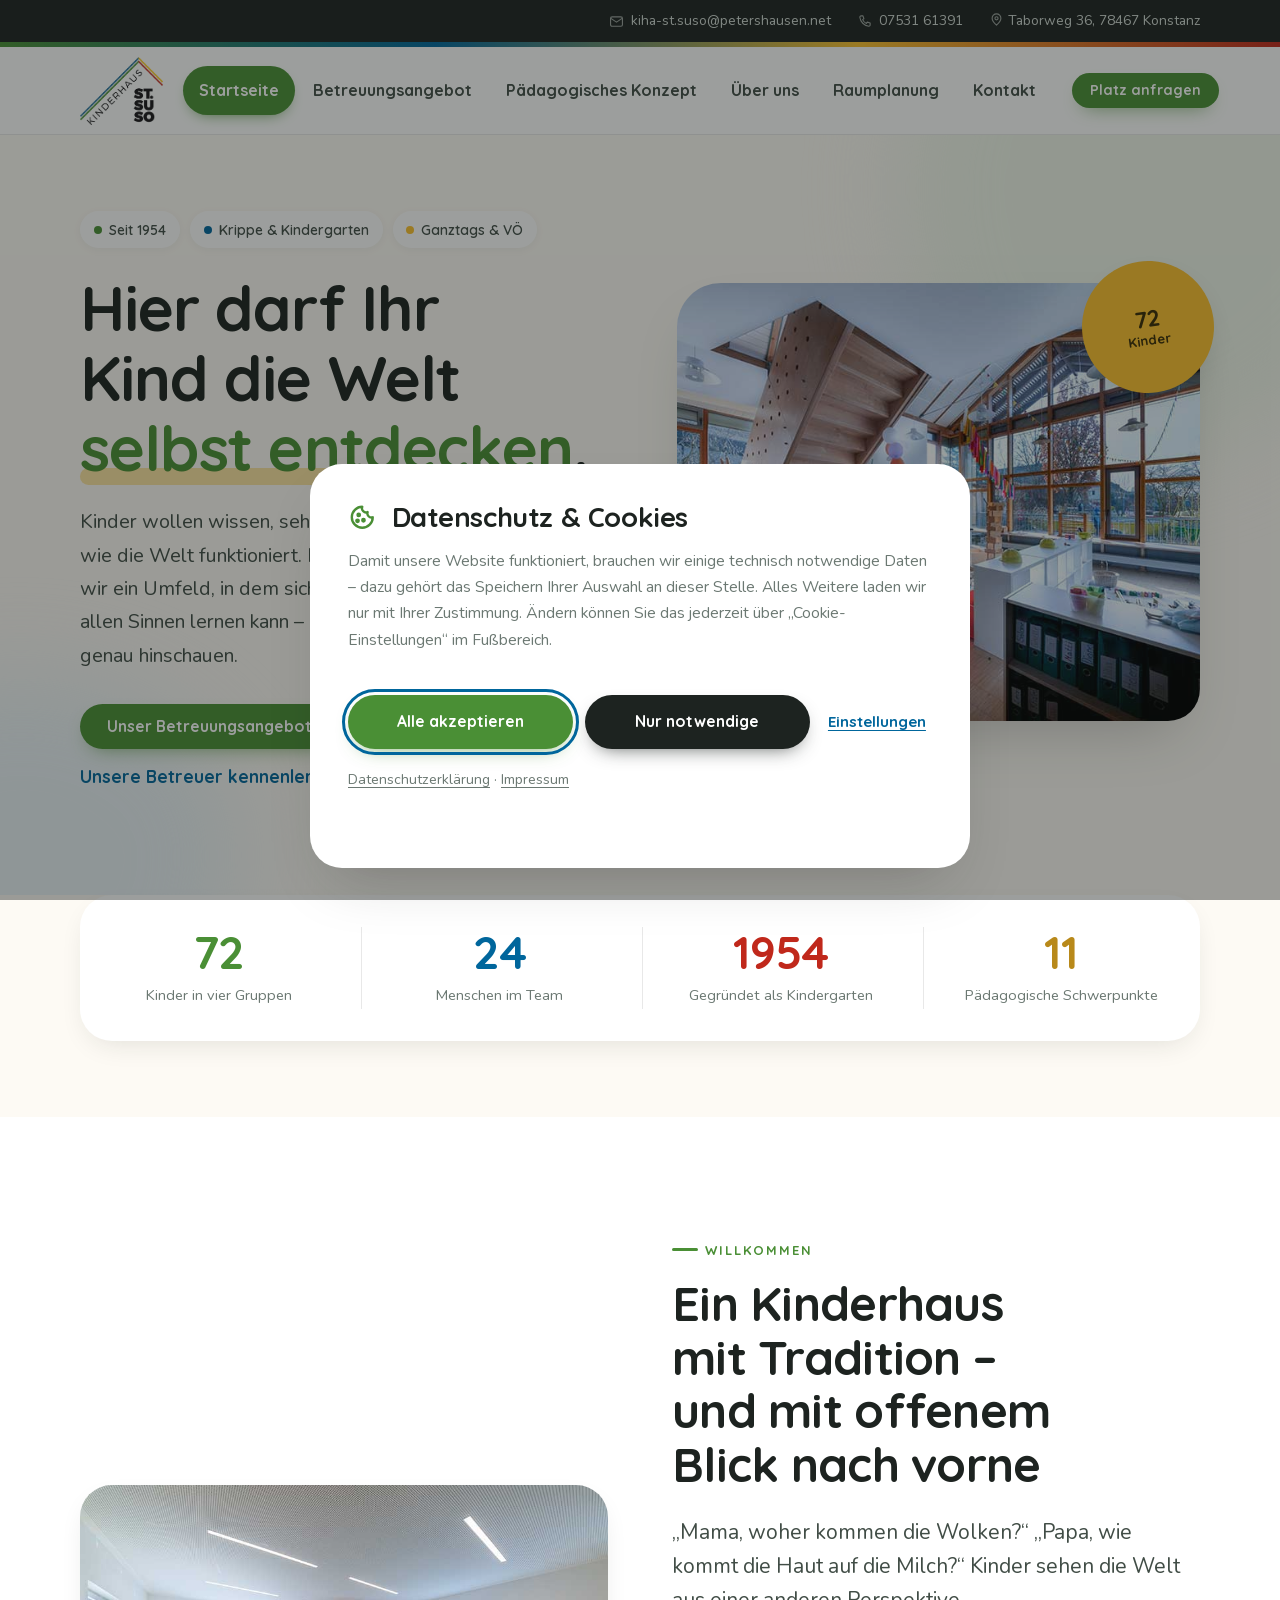
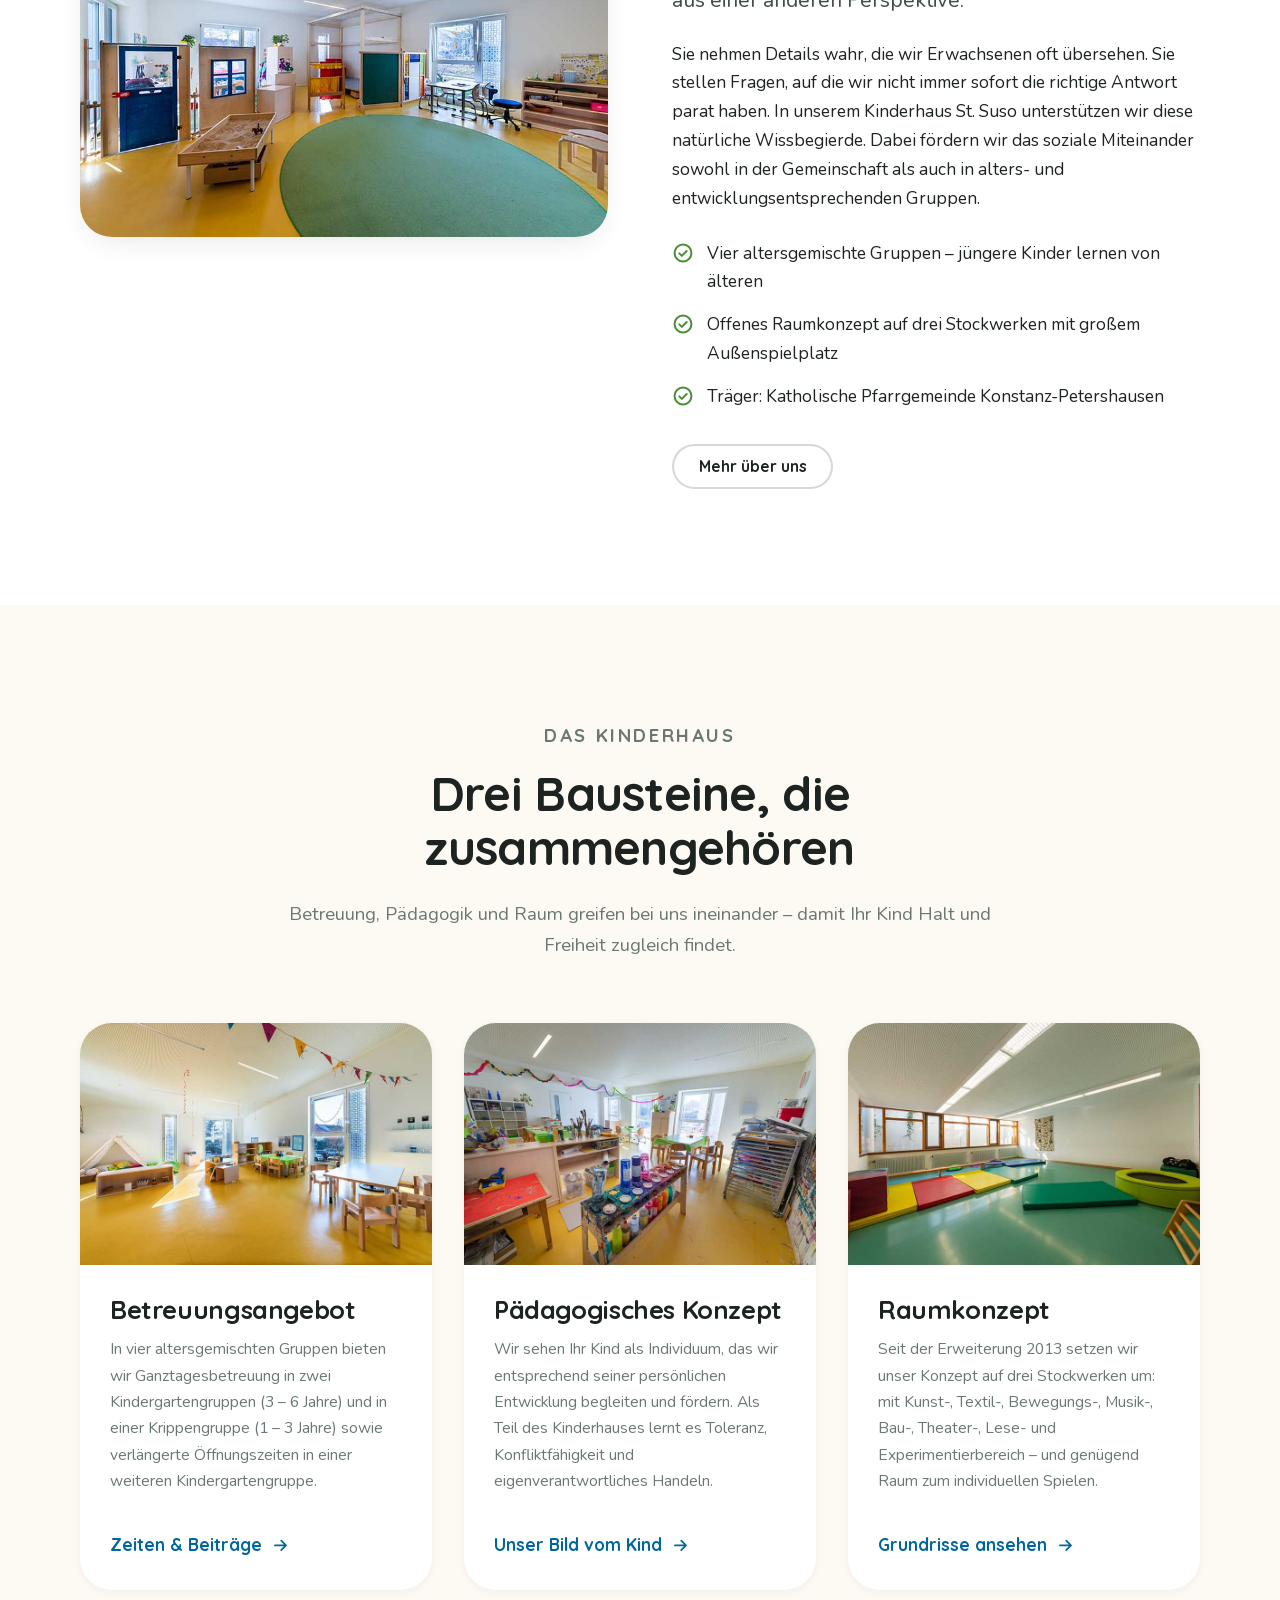
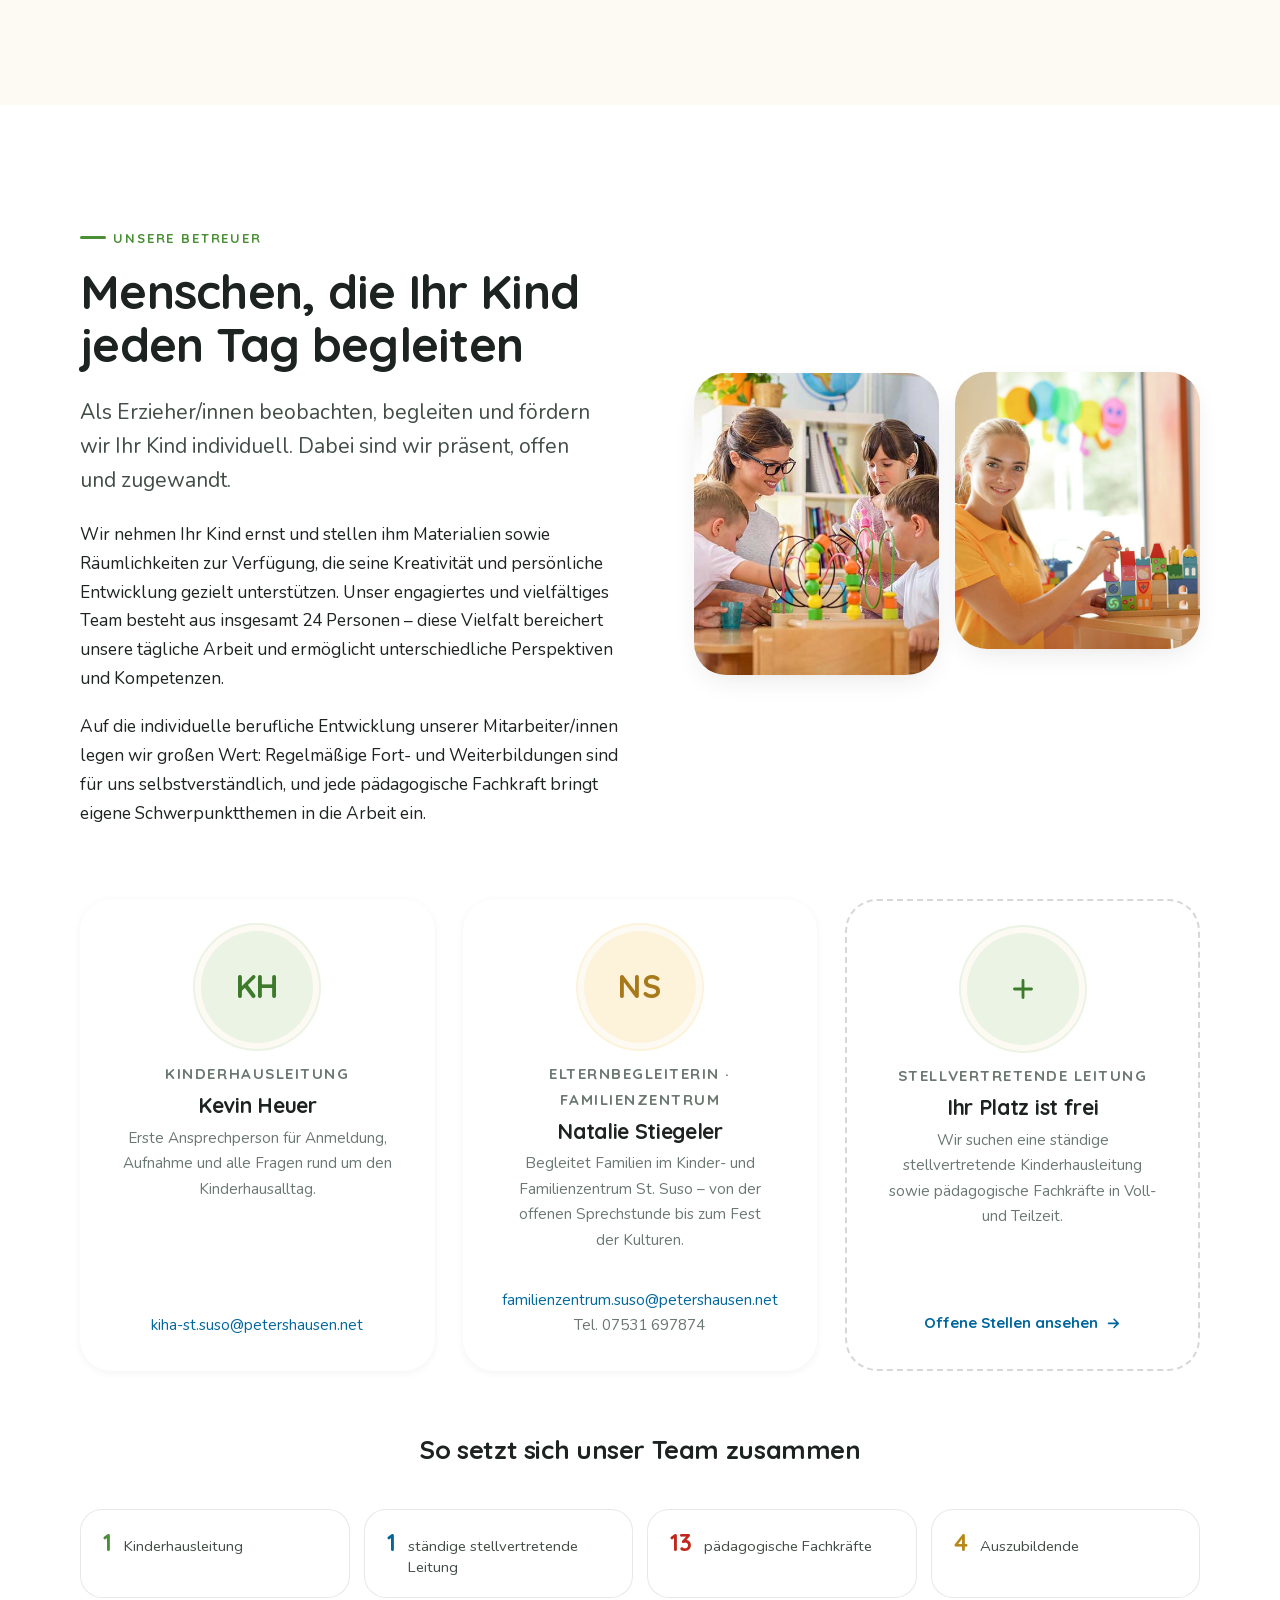
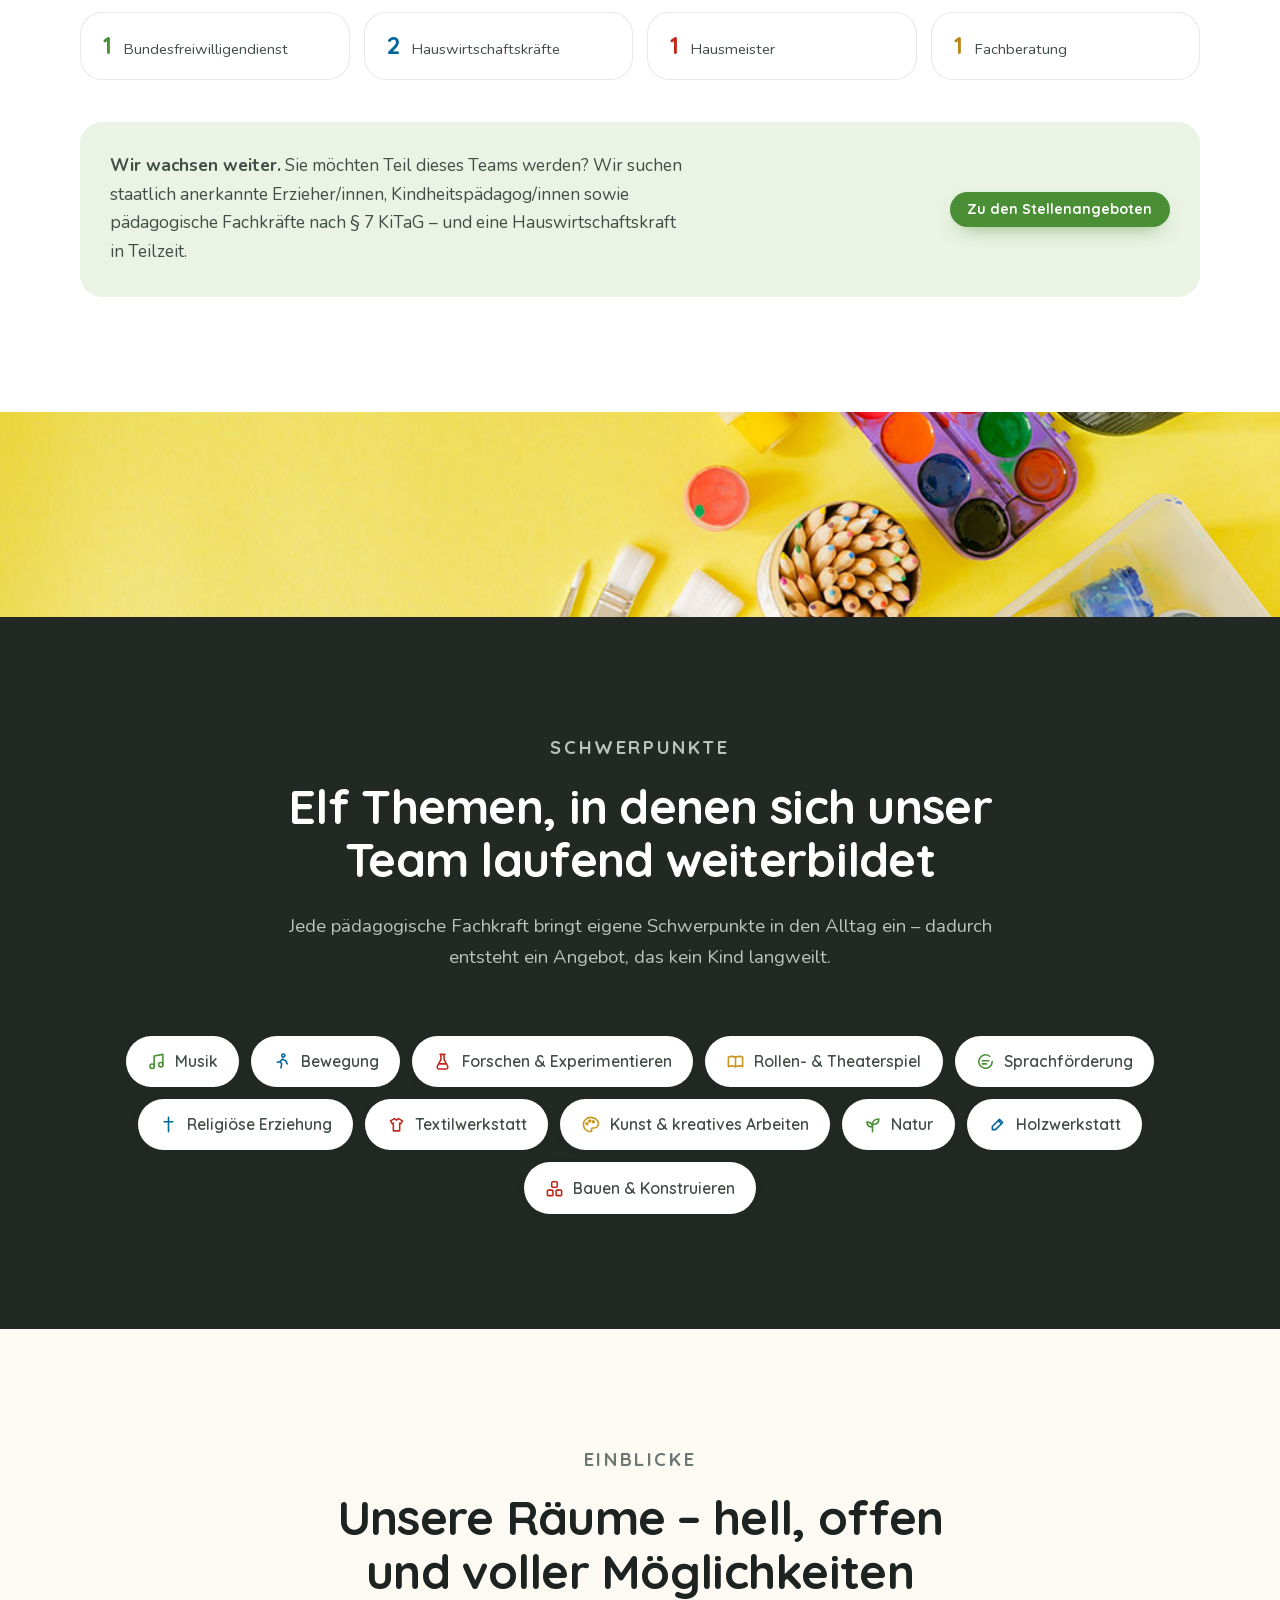
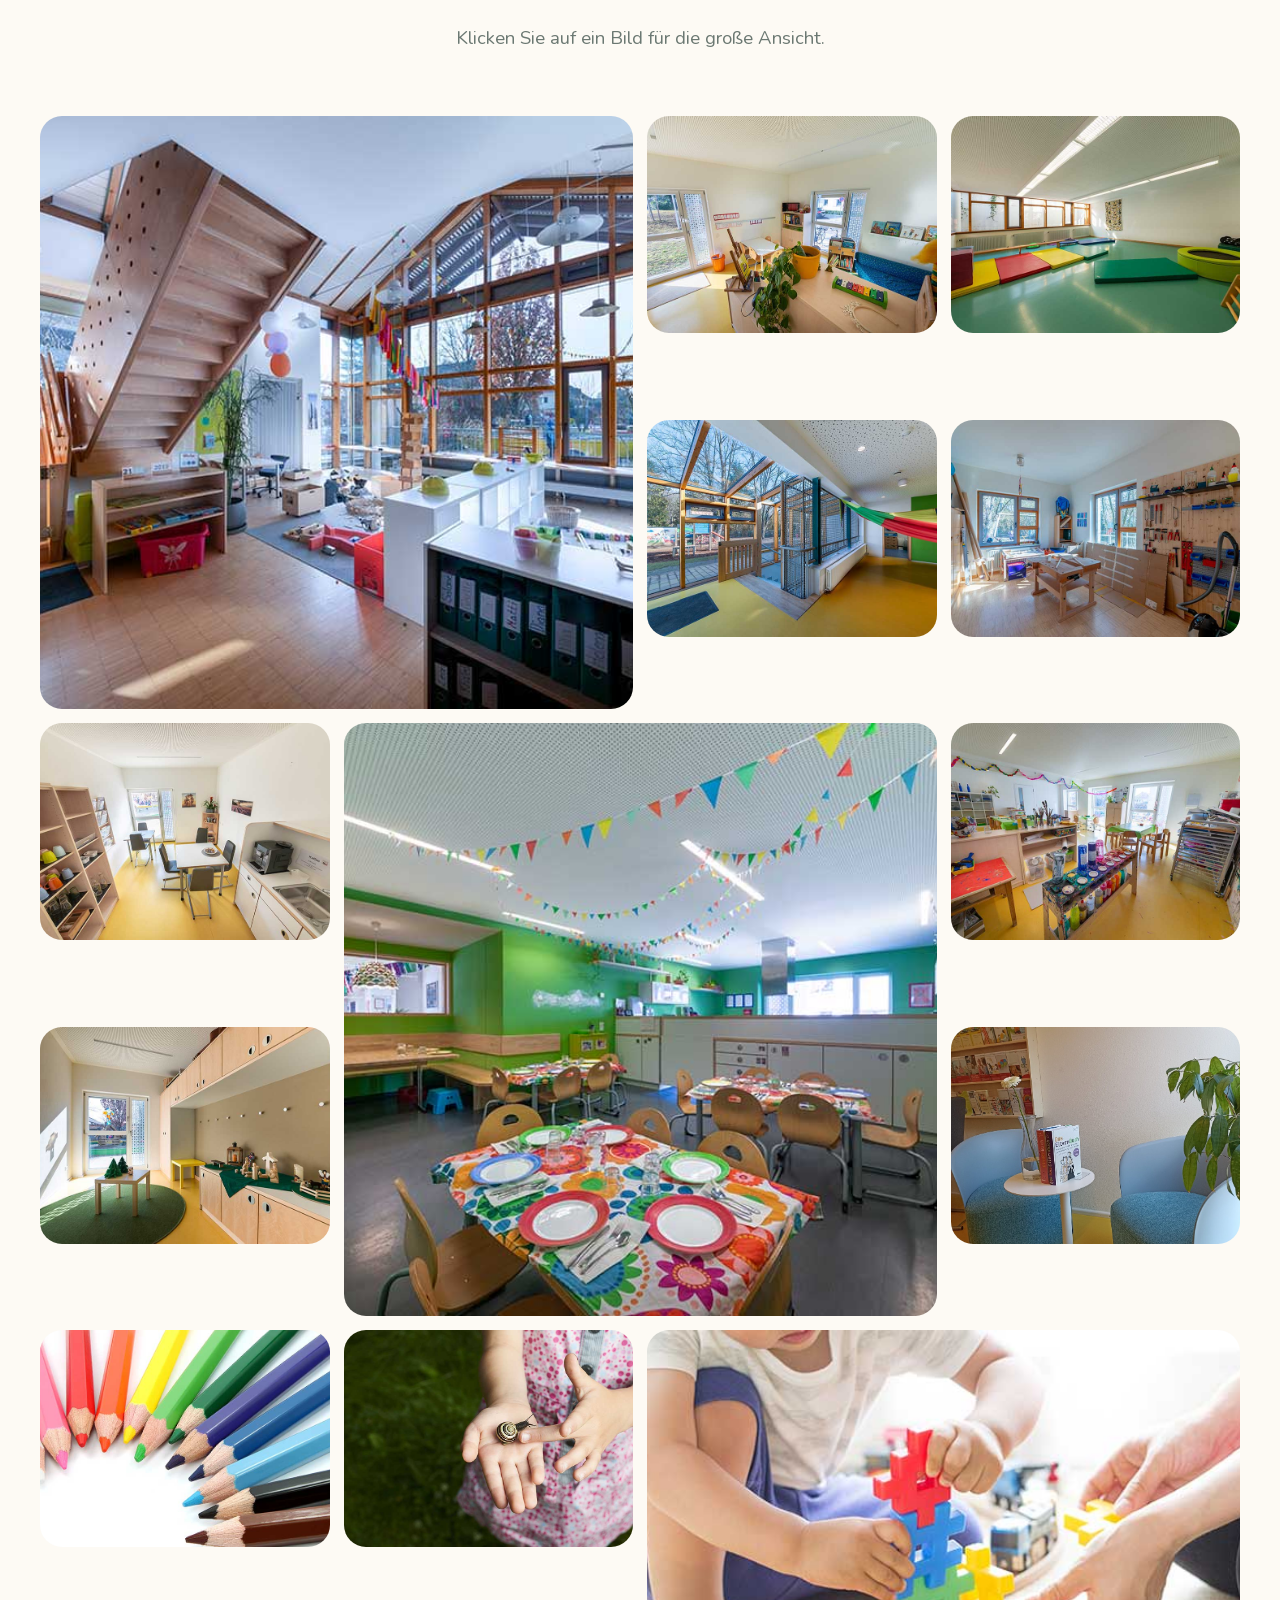
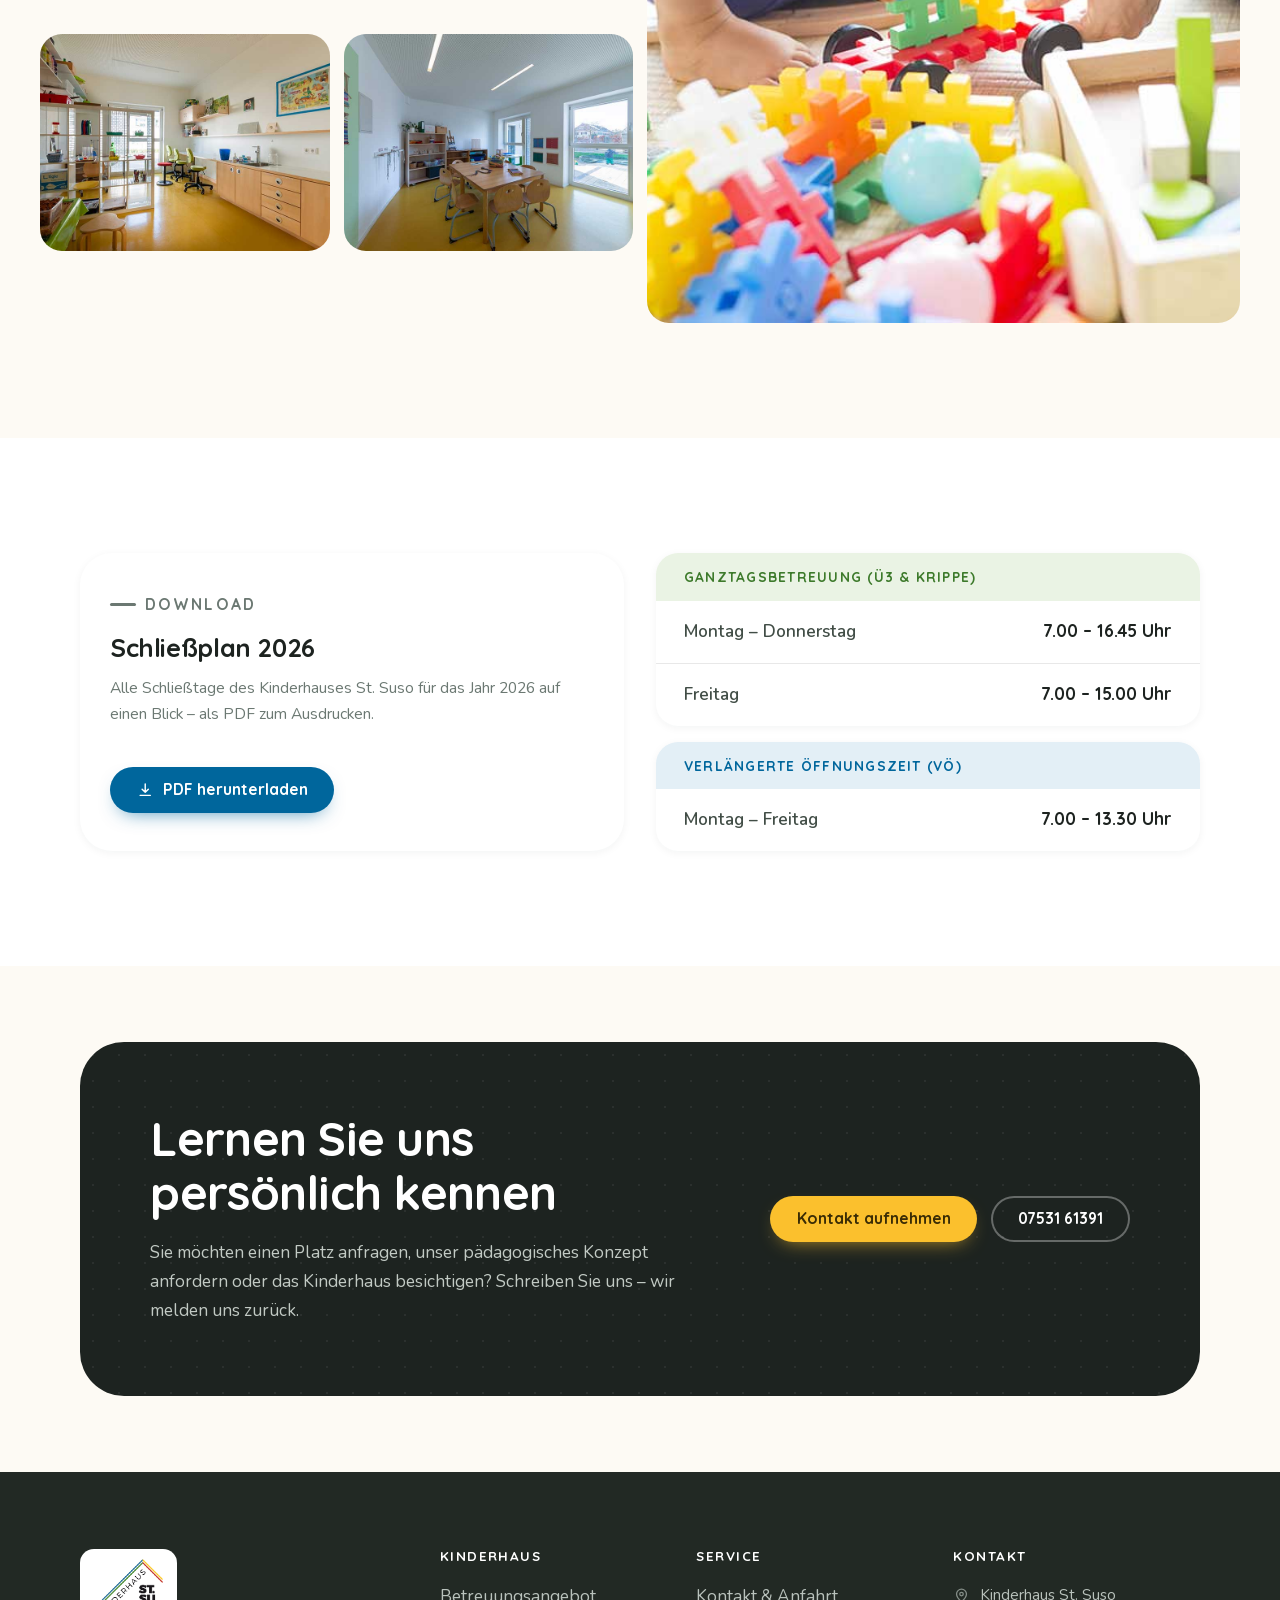
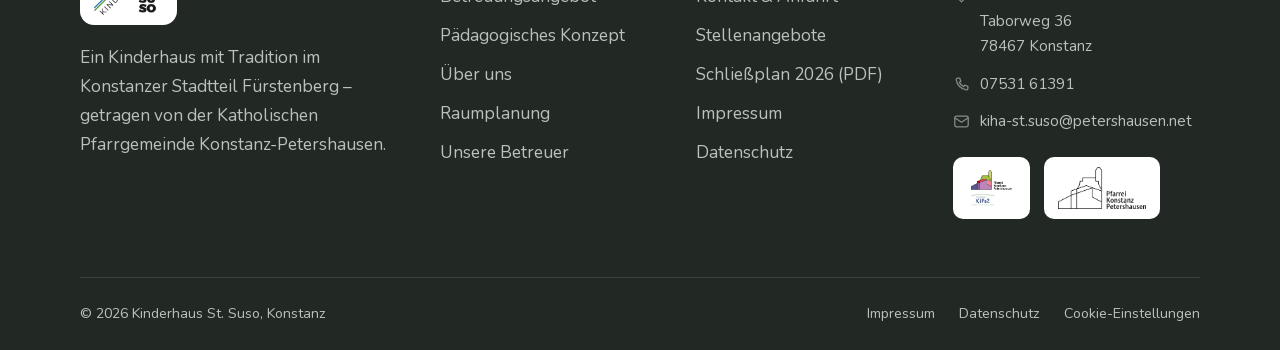
<file: index.html>
<!DOCTYPE html>
<html lang="de">
<head>
<meta charset="UTF-8">
<meta name="viewport" content="width=device-width, initial-scale=1">
<title>Kinderhaus St. Suso – Ein Kinderhaus mit Tradition | Konstanz</title>
<meta name="description" content="Kinderhaus St. Suso in Konstanz: Ganztagesbetreuung und verlängerte Öffnungszeiten für 72 Kinder in vier altersgemischten Gruppen. Lernen Sie unser Team, unser pädagogisches Konzept und unsere Räume kennen.">
<link rel="canonical" href="https://kinderhaus.st-suso.de/">
<meta property="og:type" content="website">
<meta property="og:locale" content="de_DE">
<meta property="og:title" content="Kinderhaus St. Suso – Ein Kinderhaus mit Tradition">
<meta property="og:description" content="Ein Ort, an dem Ihr Kind die Welt mit allen Sinnen erfahren darf. Kinderhaus St. Suso in Konstanz-Fürstenberg.">
<meta property="og:image" content="assets/img/raum-11.jpg">
<meta name="theme-color" content="#4a8f35">
<link rel="icon" href="assets/img/favicon-32.png" sizes="32x32">
<link rel="apple-touch-icon" href="assets/img/favicon-180.png">
<link rel="preload" as="font" type="font/woff2" href="assets/fonts/Quicksand-700-latin.woff2" crossorigin>
<link rel="preload" as="font" type="font/woff2" href="assets/fonts/Nunito-400-latin.woff2" crossorigin>
<link rel="stylesheet" href="assets/css/style.css">
<script type="application/ld+json">
{
  "@context": "https://schema.org",
  "@type": "ChildCare",
  "name": "Kinderhaus St. Suso",
  "url": "https://kinderhaus.st-suso.de/",
  "logo": "assets/img/logo-square.jpg",
  "telephone": "+49 7531 61391",
  "email": "kiha-st.suso@petershausen.net",
  "address": {
    "@type": "PostalAddress",
    "streetAddress": "Taborweg 36",
    "postalCode": "78467",
    "addressLocality": "Konstanz",
    "addressCountry": "DE"
  },
  "openingHours": ["Mo-Th 07:00-16:45", "Fr 07:00-15:00"]
}
</script>
</head>
<body>
<a class="skip-link" href="#main">Zum Inhalt springen</a>

<!-- ============ Topbar ============ -->
<div class="topbar">
  <div class="container">
    <a href="mailto:kiha-st.suso@petershausen.net">
      <svg viewBox="0 0 24 24" fill="none" stroke="currentColor" stroke-width="1.8" stroke-linecap="round" stroke-linejoin="round"><rect x="2.5" y="4.5" width="19" height="15" rx="2.5"/><path d="M3 7l9 6 9-6"/></svg>
      kiha-st.suso@petershausen.net
    </a>
    <a href="tel:+49753161391">
      <svg viewBox="0 0 24 24" fill="none" stroke="currentColor" stroke-width="1.8" stroke-linecap="round" stroke-linejoin="round"><path d="M6.5 3h3l1.5 4.5-2 1.5a12 12 0 006 6l1.5-2L21 14.5v3a2 2 0 01-2.2 2A16.5 16.5 0 014.5 5.2 2 2 0 016.5 3z"/></svg>
      07531 61391
    </a>
    <span class="topbar__addr">
      <svg viewBox="0 0 24 24" fill="none" stroke="currentColor" stroke-width="1.8" stroke-linecap="round" stroke-linejoin="round" style="width:15px;height:15px;opacity:.7;vertical-align:-2px"><path d="M12 21s7-6.2 7-11a7 7 0 10-14 0c0 4.8 7 11 7 11z"/><circle cx="12" cy="10" r="2.5"/></svg>
      Taborweg 36, 78467 Konstanz
    </span>
  </div>
</div>

<!-- ============ Header ============ -->
<header class="site-header">
  <div class="container">
    <a class="brand" href="index.html" aria-label="Kinderhaus St. Suso – zur Startseite">
      <img src="assets/img/logo-kinderhaus.png" alt="Kinderhaus St. Suso" width="500" height="418">
    </a>
    <nav class="nav" id="hauptnavigation" aria-label="Hauptnavigation">
      <a href="index.html" aria-current="page">Startseite</a>
      <a href="betreuungsangebot.html">Betreuungsangebot</a>
      <a href="paedagogisches-konzept.html">Pädagogisches Konzept</a>
      <a href="ueber-uns.html">Über uns</a>
      <a href="raumplanung.html">Raumplanung</a>
      <a href="kontakt.html">Kontakt</a>
      <a class="btn" href="kontakt.html">Platz anfragen</a>
    </nav>
    <a class="btn btn--sm header-cta" href="kontakt.html">Platz anfragen</a>
    <button class="nav-toggle" type="button" aria-expanded="false" aria-controls="hauptnavigation" aria-label="Menü öffnen">
      <i></i><i></i><i></i>
    </button>
  </div>
</header>

<main id="main">

  <!-- ============ Hero ============ -->
  <section class="hero">
    <span class="blob blob--1" aria-hidden="true"></span>
    <span class="blob blob--2" aria-hidden="true"></span>
    <div class="container">
      <div class="hero__grid">
        <div>
          <div class="hero__badges">
            <span class="chip"><span class="dot"></span> Seit 1954</span>
            <span class="chip"><span class="dot dot--blue"></span> Krippe &amp; Kindergarten</span>
            <span class="chip"><span class="dot dot--yellow"></span> Ganztags &amp; VÖ</span>
          </div>
          <h1 class="hero__title">Hier darf Ihr Kind die Welt <em>selbst entdecken</em>.</h1>
          <p class="hero__text">
            Kinder wollen wissen, sehen, fühlen, schmecken und hören, wie die Welt funktioniert.
            Im Kinderhaus St. Suso schaffen wir ein Umfeld, in dem sich Ihr Kind frei entfalten
            und mit allen Sinnen lernen kann – begleitet von Menschen, die genau hinschauen.
          </p>
          <div class="btn-row">
            <a class="btn" href="betreuungsangebot.html">Unser Betreuungsangebot</a>
            <a class="link-arrow" href="#betreuer">
              Unsere Betreuer kennenlernen
              <svg viewBox="0 0 24 24" fill="none" stroke="currentColor" stroke-width="2.2" stroke-linecap="round" stroke-linejoin="round"><path d="M5 12h14M13 6l6 6-6 6"/></svg>
            </a>
          </div>
        </div>
        <div class="hero__media">
          <div class="hero__media-main">
            <img src="assets/img/raum-11.jpg" alt="Heller Innenraum des Kinderhauses mit Kletterturm, Holztreppe und großen Fensterfronten" width="800" height="534" fetchpriority="high">
          </div>
          <div class="hero__media-sub">
            <img src="assets/img/detail-farben.jpg" alt="Kinderhand mit bunter Fingerfarbe beim Malen" width="1000" height="667" loading="lazy">
          </div>
          <div class="hero__sticker" aria-hidden="true"><span><b>72</b>Kinder</span></div>
        </div>
      </div>
    </div>
  </section>

  <!-- ============ Kennzahlen ============ -->
  <section class="section section--tight" style="padding-top:0">
    <div class="container">
      <div class="stats reveal">
        <div class="stat"><b data-count="72">72</b><span>Kinder in vier Gruppen</span></div>
        <div class="stat"><b data-count="24">24</b><span>Menschen im Team</span></div>
        <div class="stat"><b>1954</b><span>Gegründet als Kindergarten</span></div>
        <div class="stat"><b data-count="11">11</b><span>Pädagogische Schwerpunkte</span></div>
      </div>
    </div>
  </section>

  <!-- ============ Willkommen ============ -->
  <section class="section section--white">
    <div class="container">
      <div class="split">
        <div class="split__media reveal">
          <img class="arch" src="assets/img/raum-01.jpg" alt="Foyer des Kinderhauses mit großem grünem Teppich und Garderobenbereich" width="800" height="534" loading="lazy">
        </div>
        <div class="reveal">
          <p class="eyebrow">Willkommen</p>
          <h2>Ein Kinderhaus mit Tradition – und mit offenem Blick nach vorne</h2>
          <p class="lead">
            „Mama, woher kommen die Wolken?“ „Papa, wie kommt die Haut auf die Milch?“
            Kinder sehen die Welt aus einer anderen Perspektive.
          </p>
          <p>
            Sie nehmen Details wahr, die wir Erwachsenen oft übersehen. Sie stellen Fragen, auf die
            wir nicht immer sofort die richtige Antwort parat haben. In unserem Kinderhaus St. Suso
            unterstützen wir diese natürliche Wissbegierde. Dabei fördern wir das soziale Miteinander
            sowohl in der Gemeinschaft als auch in alters- und entwicklungsentsprechenden Gruppen.
          </p>
          <ul class="list-check" style="margin-top:1.6rem">
            <li>
              <svg viewBox="0 0 24 24" fill="none" stroke="currentColor" stroke-width="2.2" stroke-linecap="round" stroke-linejoin="round"><circle cx="12" cy="12" r="9.2"/><path d="M8 12.4l2.7 2.7L16 9.8"/></svg>
              <span>Vier altersgemischte Gruppen – jüngere Kinder lernen von älteren</span>
            </li>
            <li>
              <svg viewBox="0 0 24 24" fill="none" stroke="currentColor" stroke-width="2.2" stroke-linecap="round" stroke-linejoin="round"><circle cx="12" cy="12" r="9.2"/><path d="M8 12.4l2.7 2.7L16 9.8"/></svg>
              <span>Offenes Raumkonzept auf drei Stockwerken mit großem Außenspielplatz</span>
            </li>
            <li>
              <svg viewBox="0 0 24 24" fill="none" stroke="currentColor" stroke-width="2.2" stroke-linecap="round" stroke-linejoin="round"><circle cx="12" cy="12" r="9.2"/><path d="M8 12.4l2.7 2.7L16 9.8"/></svg>
              <span>Träger: Katholische Pfarrgemeinde Konstanz-Petershausen</span>
            </li>
          </ul>
          <div class="btn-row" style="margin-top:2rem">
            <a class="btn btn--ghost" href="ueber-uns.html">Mehr über uns</a>
          </div>
        </div>
      </div>
    </div>
  </section>

  <!-- ============ Angebote ============ -->
  <section class="section">
    <div class="container">
      <div class="section-head section-head--center reveal">
        <p class="eyebrow eyebrow--blue">Das Kinderhaus</p>
        <h2>Drei Bausteine, die zusammengehören</h2>
        <p>Betreuung, Pädagogik und Raum greifen bei uns ineinander – damit Ihr Kind Halt und Freiheit zugleich findet.</p>
      </div>
      <div class="grid grid--3">
        <article class="card reveal">
          <div class="card__media"><img src="assets/img/raum-02.jpg" alt="Gruppenraum mit Kindertischen, Wimpelkette und Blick in den Garten" width="800" height="534" loading="lazy"></div>
          <div class="card__body">
            <h3>Betreuungsangebot</h3>
            <p>
              In vier altersgemischten Gruppen bieten wir Ganztagesbetreuung in zwei Kindergartengruppen
              (3 – 6 Jahre) und in einer Krippengruppe (1 – 3 Jahre) sowie verlängerte Öffnungszeiten
              in einer weiteren Kindergartengruppe.
            </p>
            <a class="link-arrow" href="betreuungsangebot.html">Zeiten &amp; Beiträge
              <svg viewBox="0 0 24 24" fill="none" stroke="currentColor" stroke-width="2.2" stroke-linecap="round" stroke-linejoin="round"><path d="M5 12h14M13 6l6 6-6 6"/></svg>
            </a>
          </div>
        </article>
        <article class="card reveal">
          <div class="card__media"><img src="assets/img/raum-07.jpg" alt="Atelier mit Farben, Pinseln und Materialwagen" width="800" height="534" loading="lazy"></div>
          <div class="card__body">
            <h3>Pädagogisches Konzept</h3>
            <p>
              Wir sehen Ihr Kind als Individuum, das wir entsprechend seiner persönlichen Entwicklung
              begleiten und fördern. Als Teil des Kinderhauses lernt es Toleranz, Konfliktfähigkeit und
              eigenverantwortliches Handeln.
            </p>
            <a class="link-arrow" href="paedagogisches-konzept.html">Unser Bild vom Kind
              <svg viewBox="0 0 24 24" fill="none" stroke="currentColor" stroke-width="2.2" stroke-linecap="round" stroke-linejoin="round"><path d="M5 12h14M13 6l6 6-6 6"/></svg>
            </a>
          </div>
        </article>
        <article class="card reveal">
          <div class="card__media"><img src="assets/img/raum-08.jpg" alt="Bewegungsraum mit grünem Boden, Turnmatten und Trampolin" width="800" height="534" loading="lazy"></div>
          <div class="card__body">
            <h3>Raumkonzept</h3>
            <p>
              Seit der Erweiterung 2013 setzen wir unser Konzept auf drei Stockwerken um: mit Kunst-,
              Textil-, Bewegungs-, Musik-, Bau-, Theater-, Lese- und Experimentierbereich – und
              genügend Raum zum individuellen Spielen.
            </p>
            <a class="link-arrow" href="raumplanung.html">Grundrisse ansehen
              <svg viewBox="0 0 24 24" fill="none" stroke="currentColor" stroke-width="2.2" stroke-linecap="round" stroke-linejoin="round"><path d="M5 12h14M13 6l6 6-6 6"/></svg>
            </a>
          </div>
        </article>
      </div>
    </div>
  </section>

  <!-- =====================================================
       UNSERE BETREUER
       ===================================================== -->
  <section class="section section--white" id="betreuer">
    <div class="container">

      <div class="team-intro">
        <div class="reveal">
          <p class="eyebrow">Unsere Betreuer</p>
          <h2>Menschen, die Ihr Kind jeden Tag begleiten</h2>
          <p class="lead">
            Als Erzieher/innen beobachten, begleiten und fördern wir Ihr Kind individuell.
            Dabei sind wir präsent, offen und zugewandt.
          </p>
          <p>
            Wir nehmen Ihr Kind ernst und stellen ihm Materialien sowie Räumlichkeiten zur Verfügung,
            die seine Kreativität und persönliche Entwicklung gezielt unterstützen. Unser engagiertes
            und vielfältiges Team besteht aus insgesamt 24 Personen – diese Vielfalt bereichert unsere
            tägliche Arbeit und ermöglicht unterschiedliche Perspektiven und Kompetenzen.
          </p>
          <p>
            Auf die individuelle berufliche Entwicklung unserer Mitarbeiter/innen legen wir großen Wert:
            Regelmäßige Fort- und Weiterbildungen sind für uns selbstverständlich, und jede pädagogische
            Fachkraft bringt eigene Schwerpunktthemen in die Arbeit ein.
          </p>
        </div>
        <div class="team-photos reveal">
          <figure>
            <img src="assets/img/team-01.jpg" alt="Erzieherin baut gemeinsam mit zwei Kindern an einem Holzspielzeug" width="800" height="534" loading="lazy">
          </figure>
          <figure>
            <img src="assets/img/team-02.jpg" alt="Erzieherin sitzt lächelnd an einem Kindertisch im Gruppenraum" width="1000" height="667" loading="lazy">
          </figure>
        </div>
      </div>

      <!-- Leitung & feste Ansprechpartner -->
      <div class="people">

        <!-- Ein Foto einsetzen: <div class="person__avatar"><img src="assets/img/team-kevin-heuer.jpg" alt="Kevin Heuer"></div> -->
        <article class="person reveal">
          <div class="person__avatar" aria-hidden="true">KH</div>
          <p class="person__role">Kinderhausleitung</p>
          <h3 class="person__name">Kevin Heuer</h3>
          <p>Erste Ansprechperson für Anmeldung, Aufnahme und alle Fragen rund um den Kinderhausalltag.</p>
          <p class="person__contact"><a href="mailto:kiha-st.suso@petershausen.net">kiha-st.suso@petershausen.net</a></p>
        </article>

        <article class="person person--yellow reveal">
          <div class="person__avatar" aria-hidden="true">NS</div>
          <p class="person__role">Elternbegleiterin · Familienzentrum</p>
          <h3 class="person__name">Natalie Stiegeler</h3>
          <p>Begleitet Familien im Kinder- und Familienzentrum St. Suso – von der offenen Sprechstunde bis zum Fest der Kulturen.</p>
          <p class="person__contact"><a href="mailto:familienzentrum.suso@petershausen.net">familienzentrum.suso@petershausen.net</a><br>Tel. 07531 697874</p>
        </article>

        <article class="person person--open reveal">
          <div class="person__avatar" aria-hidden="true">
            <svg viewBox="0 0 24 24" fill="none" stroke="currentColor" stroke-width="2" stroke-linecap="round" style="width:34px;height:34px"><path d="M12 6v12M6 12h12"/></svg>
          </div>
          <p class="person__role">Stellvertretende Leitung</p>
          <h3 class="person__name">Ihr Platz ist frei</h3>
          <p>Wir suchen eine ständige stellvertretende Kinderhausleitung sowie pädagogische Fachkräfte in Voll- und Teilzeit.</p>
          <p class="person__contact"><a class="link-arrow" href="ueber-uns.html#stellen">Offene Stellen ansehen
            <svg viewBox="0 0 24 24" fill="none" stroke="currentColor" stroke-width="2.2" stroke-linecap="round" stroke-linejoin="round"><path d="M5 12h14M13 6l6 6-6 6"/></svg>
          </a></p>
        </article>
      </div>

      <!-- Zusammensetzung -->
      <h3 style="margin-top:clamp(42px,5vw,64px);text-align:center">So setzt sich unser Team zusammen</h3>
      <div class="team-roles reveal">
        <div class="role"><b>1</b><span>Kinderhausleitung</span></div>
        <div class="role"><b>1</b><span>ständige stellvertretende Leitung</span></div>
        <div class="role"><b>13</b><span>pädagogische Fachkräfte</span></div>
        <div class="role"><b>4</b><span>Auszubildende</span></div>
        <div class="role"><b>1</b><span>Bundesfreiwilligendienst</span></div>
        <div class="role"><b>2</b><span>Hauswirtschaftskräfte</span></div>
        <div class="role"><b>1</b><span>Hausmeister</span></div>
        <div class="role"><b>1</b><span>Fachberatung</span></div>
      </div>

      <div class="team-note reveal">
        <p>
          <strong>Wir wachsen weiter.</strong> Sie möchten Teil dieses Teams werden?
          Wir suchen staatlich anerkannte Erzieher/innen, Kindheitspädagog/innen sowie
          pädagogische Fachkräfte nach § 7 KiTaG – und eine Hauswirtschaftskraft in Teilzeit.
        </p>
        <a class="btn btn--sm" href="ueber-uns.html#stellen">Zu den Stellenangeboten</a>
      </div>

    </div>
  </section>

  <!-- ============ Bildband ============ -->
  <div class="band" aria-hidden="true">
    <img src="assets/img/detail-malzeug.jpg" alt="" loading="lazy" width="1000" height="365">
  </div>

  <!-- ============ Schwerpunkte ============ -->
  <section class="section section--ink">
    <div class="container">
      <div class="section-head section-head--center reveal">
        <p class="eyebrow eyebrow--yellow">Schwerpunkte</p>
        <h2>Elf Themen, in denen sich unser Team laufend weiterbildet</h2>
        <p>Jede pädagogische Fachkraft bringt eigene Schwerpunkte in den Alltag ein – dadurch entsteht ein Angebot, das kein Kind langweilt.</p>
      </div>
      <div class="tags reveal" style="justify-content:center">
        <span class="tag"><svg viewBox="0 0 24 24" fill="none" stroke="currentColor" stroke-width="2" stroke-linecap="round" stroke-linejoin="round"><path d="M9 18V5l11-2v13"/><circle cx="6.5" cy="18" r="2.8"/><circle cx="17.5" cy="16" r="2.8"/></svg> Musik</span>
        <span class="tag"><svg viewBox="0 0 24 24" fill="none" stroke="currentColor" stroke-width="2" stroke-linecap="round" stroke-linejoin="round"><circle cx="13" cy="4.5" r="2"/><path d="M12 9l-3 3 2 3-1 5M12 9l4 2 2 4M9 12l-3.5 1"/></svg> Bewegung</span>
        <span class="tag"><svg viewBox="0 0 24 24" fill="none" stroke="currentColor" stroke-width="2" stroke-linecap="round" stroke-linejoin="round"><path d="M9 3h6M10 3v6.5L5.5 18a2.5 2.5 0 002.2 3.5h8.6A2.5 2.5 0 0018.5 18L14 9.5V3"/><path d="M7.5 15h9"/></svg> Forschen &amp; Experimentieren</span>
        <span class="tag"><svg viewBox="0 0 24 24" fill="none" stroke="currentColor" stroke-width="2" stroke-linecap="round" stroke-linejoin="round"><path d="M3 6.5c3.5-2 6-1 9 0 3-1 5.5-2 9 0v12c-3.5-2-6-1-9 0-3-1-5.5-2-9 0z"/><path d="M12 6.5v12"/></svg> Rollen- &amp; Theaterspiel</span>
        <span class="tag"><svg viewBox="0 0 24 24" fill="none" stroke="currentColor" stroke-width="2" stroke-linecap="round" stroke-linejoin="round"><path d="M20.5 12a8.5 8.5 0 11-3.2-6.6"/><path d="M8 11h8M8 15h5"/></svg> Sprachförderung</span>
        <span class="tag"><svg viewBox="0 0 24 24" fill="none" stroke="currentColor" stroke-width="2" stroke-linecap="round" stroke-linejoin="round"><path d="M12 3v18M6.5 8.5h11"/></svg> Religiöse Erziehung</span>
        <span class="tag"><svg viewBox="0 0 24 24" fill="none" stroke="currentColor" stroke-width="2" stroke-linecap="round" stroke-linejoin="round"><path d="M4.5 7.5l5-3 2.5 2 2.5-2 5 3-2 3.5-1.5-.8V20h-8v-9.8l-1.5.8z"/></svg> Textilwerkstatt</span>
        <span class="tag"><svg viewBox="0 0 24 24" fill="none" stroke="currentColor" stroke-width="2" stroke-linecap="round" stroke-linejoin="round"><path d="M12 3a9 9 0 000 18c1.4 0 2-1 1.4-2-.7-1.3.2-2.6 1.7-2.6h1.6A5.3 5.3 0 0022 11c0-4.4-4.5-8-10-8z"/><circle cx="7.5" cy="11" r="1.2" fill="currentColor"/><circle cx="11" cy="7.5" r="1.2" fill="currentColor"/><circle cx="15.5" cy="8.5" r="1.2" fill="currentColor"/></svg> Kunst &amp; kreatives Arbeiten</span>
        <span class="tag"><svg viewBox="0 0 24 24" fill="none" stroke="currentColor" stroke-width="2" stroke-linecap="round" stroke-linejoin="round"><path d="M12 21V11"/><path d="M12 12c0-4 3-7 8-7 0 5-3.5 7-8 7z"/><path d="M12 15c0-3.5-2.5-6-7-6 0 4.5 3 6 7 6z"/></svg> Natur</span>
        <span class="tag"><svg viewBox="0 0 24 24" fill="none" stroke="currentColor" stroke-width="2" stroke-linecap="round" stroke-linejoin="round"><path d="M14.5 5.5l4 4-9 9H5.5v-4z"/><path d="M13 7l4 4"/></svg> Holzwerkstatt</span>
        <span class="tag"><svg viewBox="0 0 24 24" fill="none" stroke="currentColor" stroke-width="2" stroke-linecap="round" stroke-linejoin="round"><rect x="3" y="14" width="7" height="7" rx="1.2"/><rect x="14" y="14" width="7" height="7" rx="1.2"/><rect x="8.5" y="3.5" width="7" height="7" rx="1.2"/></svg> Bauen &amp; Konstruieren</span>
      </div>
    </div>
  </section>

  <!-- ============ Galerie ============ -->
  <section class="section">
    <div class="container container--wide">
      <div class="section-head section-head--center reveal">
        <p class="eyebrow">Einblicke</p>
        <h2>Unsere Räume – hell, offen und voller Möglichkeiten</h2>
        <p>Klicken Sie auf ein Bild für die große Ansicht.</p>
      </div>
      <div class="gallery reveal" data-gallery>
        <button type="button"><img src="assets/img/raum-11.jpg" alt="Kletterturm mit Holztreppe und Rutsche im lichtdurchfluteten Innenbereich" loading="lazy" width="800" height="534"></button>
        <button type="button"><img src="assets/img/raum-03.jpg" alt="Leseecke mit Pflanzen, Regalen und Fensterbank" loading="lazy" width="800" height="534"></button>
        <button type="button"><img src="assets/img/raum-08.jpg" alt="Bewegungsraum mit Turnmatten, Trampolin und grünem Boden" loading="lazy" width="800" height="534"></button>
        <button type="button"><img src="assets/img/raum-09.jpg" alt="Überdachter Außenbereich mit Holzkonstruktion und Hängematte" loading="lazy" width="800" height="534"></button>
        <button type="button"><img src="assets/img/raum-12.jpg" alt="Holzwerkstatt mit Werkbank und aufgehängtem Werkzeug" loading="lazy" width="800" height="534"></button>
        <button type="button"><img src="assets/img/raum-04.jpg" alt="Bistrobereich mit Küchenzeile und Materialregalen" loading="lazy" width="800" height="534"></button>
        <button type="button"><img src="assets/img/raum-13.jpg" alt="Gruppenraum mit grüner Wand und gedecktem Tisch" loading="lazy" width="800" height="534"></button>
        <button type="button"><img src="assets/img/raum-07.jpg" alt="Atelier mit Farbtöpfen, Pinseln und Bastelmaterial" loading="lazy" width="800" height="534"></button>
        <button type="button"><img src="assets/img/raum-05.jpg" alt="Raum mit grünem Teppich, Holztheke und Fensterfront" loading="lazy" width="800" height="534"></button>
        <button type="button"><img src="assets/img/elterncafe.jpg" alt="Elterncafé mit blauen Sesseln und Beistelltisch" loading="lazy"></button>
        <button type="button"><img src="assets/img/detail-stifte.jpg" alt="Bunte Buntstifte im Halbkreis angeordnet" loading="lazy" width="800" height="534"></button>
        <button type="button"><img src="assets/img/detail-schnecke.jpg" alt="Kind hält eine Schnecke in den Händen" loading="lazy" width="1000" height="667"></button>
        <button type="button"><img src="assets/img/detail-puzzle.jpg" alt="Kinderhände beim Bauen mit buntem Steckspielzeug" loading="lazy" width="800" height="534"></button>
        <button type="button"><img src="assets/img/raum-15.jpg" alt="Helle Küche mit Arbeitsflächen und Zugang zum Garten" loading="lazy" width="800" height="534"></button>
        <button type="button"><img src="assets/img/raum-10.jpg" alt="Sprachwerkstatt mit Tisch, Stühlen und Regalen" loading="lazy" width="800" height="534"></button>
      </div>
    </div>
  </section>

  <!-- ============ Schließplan + Kontakt ============ -->
  <section class="section section--white">
    <div class="container">
      <div class="grid grid--2" style="align-items:stretch">
        <article class="card reveal" style="flex-direction:row;align-items:center;gap:0">
          <div class="card__body">
            <p class="eyebrow eyebrow--red">Download</p>
            <h3>Schließplan 2026</h3>
            <p>Alle Schließtage des Kinderhauses St. Suso für das Jahr 2026 auf einen Blick – als PDF zum Ausdrucken.</p>
            <div class="btn-row" style="margin-top:1.4rem">
              <a class="btn btn--blue" href="assets/downloads/Schliessplan-2026.pdf" target="_blank" rel="noopener">
                <svg viewBox="0 0 24 24" fill="none" stroke="currentColor" stroke-width="2.1" stroke-linecap="round" stroke-linejoin="round"><path d="M12 3v12M7.5 10.5L12 15l4.5-4.5M4.5 19.5h15"/></svg>
                PDF herunterladen
              </a>
            </div>
          </div>
        </article>

        <div class="reveal">
          <div class="hours">
            <h4>Ganztagsbetreuung (Ü3 &amp; Krippe)</h4>
            <div class="hours__row"><dt>Montag – Donnerstag</dt><dd>7.00 – 16.45 Uhr</dd></div>
            <div class="hours__row"><dt>Freitag</dt><dd>7.00 – 15.00 Uhr</dd></div>
          </div>
          <div class="hours hours--blue" style="margin-top:16px">
            <h4>Verlängerte Öffnungszeit (VÖ)</h4>
            <div class="hours__row"><dt>Montag – Freitag</dt><dd>7.00 – 13.30 Uhr</dd></div>
          </div>
        </div>
      </div>
    </div>
  </section>

  <!-- ============ CTA ============ -->
  <section class="section section--tight">
    <div class="container">
      <div class="cta-band reveal">
        <div>
          <h2>Lernen Sie uns persönlich kennen</h2>
          <p>Sie möchten einen Platz anfragen, unser pädagogisches Konzept anfordern oder das Kinderhaus besichtigen? Schreiben Sie uns – wir melden uns zurück.</p>
        </div>
        <div class="btn-row" style="justify-content:flex-end">
          <a class="btn btn--yellow" href="kontakt.html">Kontakt aufnehmen</a>
          <a class="btn btn--ghost" href="tel:+49753161391">07531 61391</a>
        </div>
      </div>
    </div>
  </section>

</main>

<!-- ============ Footer ============ -->
<footer class="site-footer">
  <div class="container">
    <div class="footer-grid">
      <div class="footer-brand">
        <img src="assets/img/logo-kinderhaus.png" alt="Kinderhaus St. Suso" loading="lazy">
        <p>Ein Kinderhaus mit Tradition im Konstanzer Stadtteil Fürstenberg – getragen von der Katholischen Pfarrgemeinde Konstanz-Petershausen.</p>
      </div>
      <div>
        <h4>Kinderhaus</h4>
        <ul class="footer-links">
          <li><a href="betreuungsangebot.html">Betreuungsangebot</a></li>
          <li><a href="paedagogisches-konzept.html">Pädagogisches Konzept</a></li>
          <li><a href="ueber-uns.html">Über uns</a></li>
          <li><a href="raumplanung.html">Raumplanung</a></li>
          <li><a href="index.html#betreuer">Unsere Betreuer</a></li>
        </ul>
      </div>
      <div>
        <h4>Service</h4>
        <ul class="footer-links">
          <li><a href="kontakt.html">Kontakt &amp; Anfahrt</a></li>
          <li><a href="ueber-uns.html#stellen">Stellenangebote</a></li>
          <li><a href="assets/downloads/Schliessplan-2026.pdf" target="_blank" rel="noopener">Schließplan 2026 (PDF)</a></li>
          <li><a href="impressum.html">Impressum</a></li>
          <li><a href="datenschutz.html">Datenschutz</a></li>
        </ul>
      </div>
      <div>
        <h4>Kontakt</h4>
        <ul class="footer-contact">
          <li>
            <svg viewBox="0 0 24 24" fill="none" stroke="currentColor" stroke-width="1.8" stroke-linecap="round" stroke-linejoin="round"><path d="M12 21s7-6.2 7-11a7 7 0 10-14 0c0 4.8 7 11 7 11z"/><circle cx="12" cy="10" r="2.5"/></svg>
            <span>Kinderhaus St. Suso<br>Taborweg 36<br>78467 Konstanz</span>
          </li>
          <li>
            <svg viewBox="0 0 24 24" fill="none" stroke="currentColor" stroke-width="1.8" stroke-linecap="round" stroke-linejoin="round"><path d="M6.5 3h3l1.5 4.5-2 1.5a12 12 0 006 6l1.5-2L21 14.5v3a2 2 0 01-2.2 2A16.5 16.5 0 014.5 5.2 2 2 0 016.5 3z"/></svg>
            <a href="tel:+49753161391">07531 61391</a>
          </li>
          <li>
            <svg viewBox="0 0 24 24" fill="none" stroke="currentColor" stroke-width="1.8" stroke-linecap="round" stroke-linejoin="round"><rect x="2.5" y="4.5" width="19" height="15" rx="2.5"/><path d="M3 7l9 6 9-6"/></svg>
            <a href="mailto:kiha-st.suso@petershausen.net">kiha-st.suso@petershausen.net</a>
          </li>
        </ul>
        <div class="footer-partner" style="margin-top:22px">
          <img src="assets/img/logo-kifaz.jpg" alt="Pfarrei Konstanz-Petershausen und Konstanzer Kinder- und Familienzentrum KiFaZ" loading="lazy">
          <img src="assets/img/logo-pfarrei.png" alt="Katholische Pfarrgemeinde Konstanz-Petershausen" loading="lazy">
        </div>
      </div>
    </div>
    <div class="footer-bottom">
      <p style="margin:0">© <span data-year>2026</span> Kinderhaus St. Suso, Konstanz</p>
      <nav aria-label="Rechtliches">
        <a href="impressum.html">Impressum</a>
        <a href="datenschutz.html">Datenschutz</a>
        <a href="datenschutz.html#einwilligung" data-cookie-settings>Cookie-Einstellungen</a>
      </nav>
    </div>
  </div>
</footer>

<script src="assets/js/main.js" defer></script>
</body>
</html>
</file>
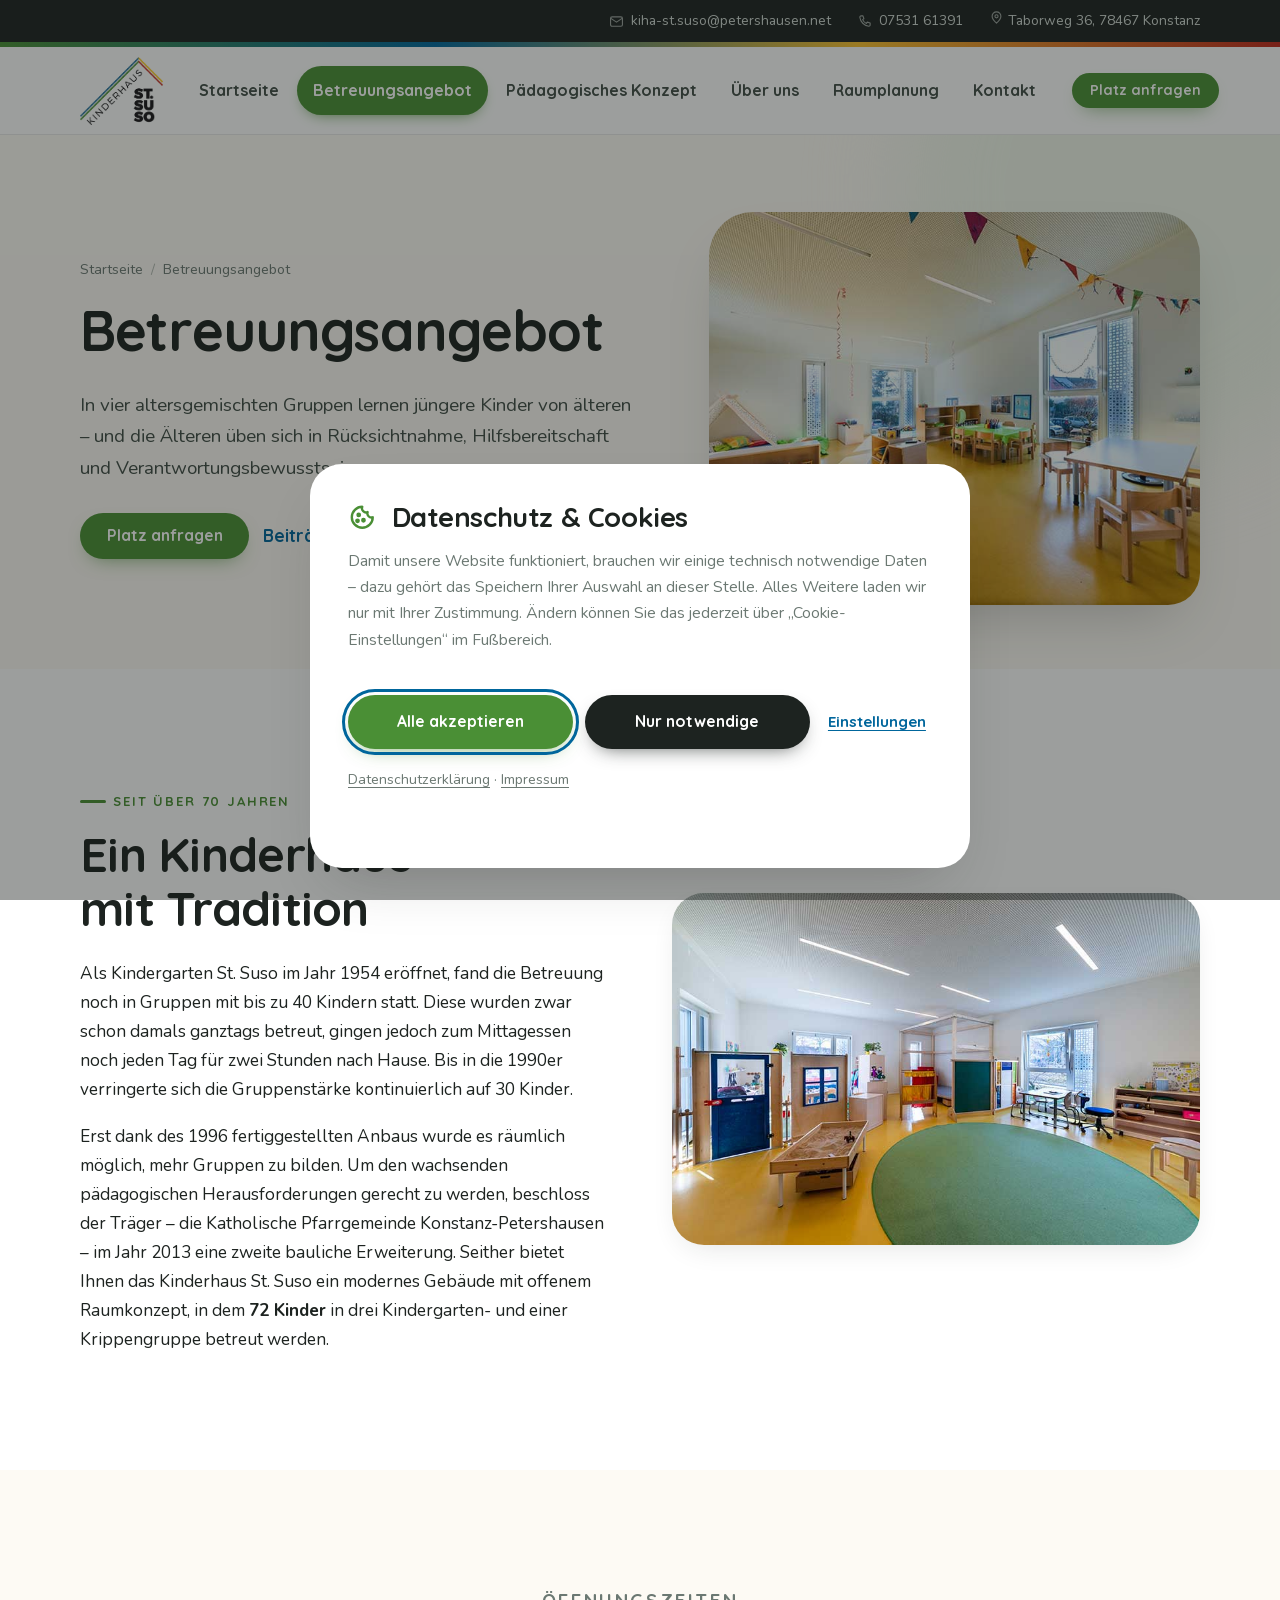
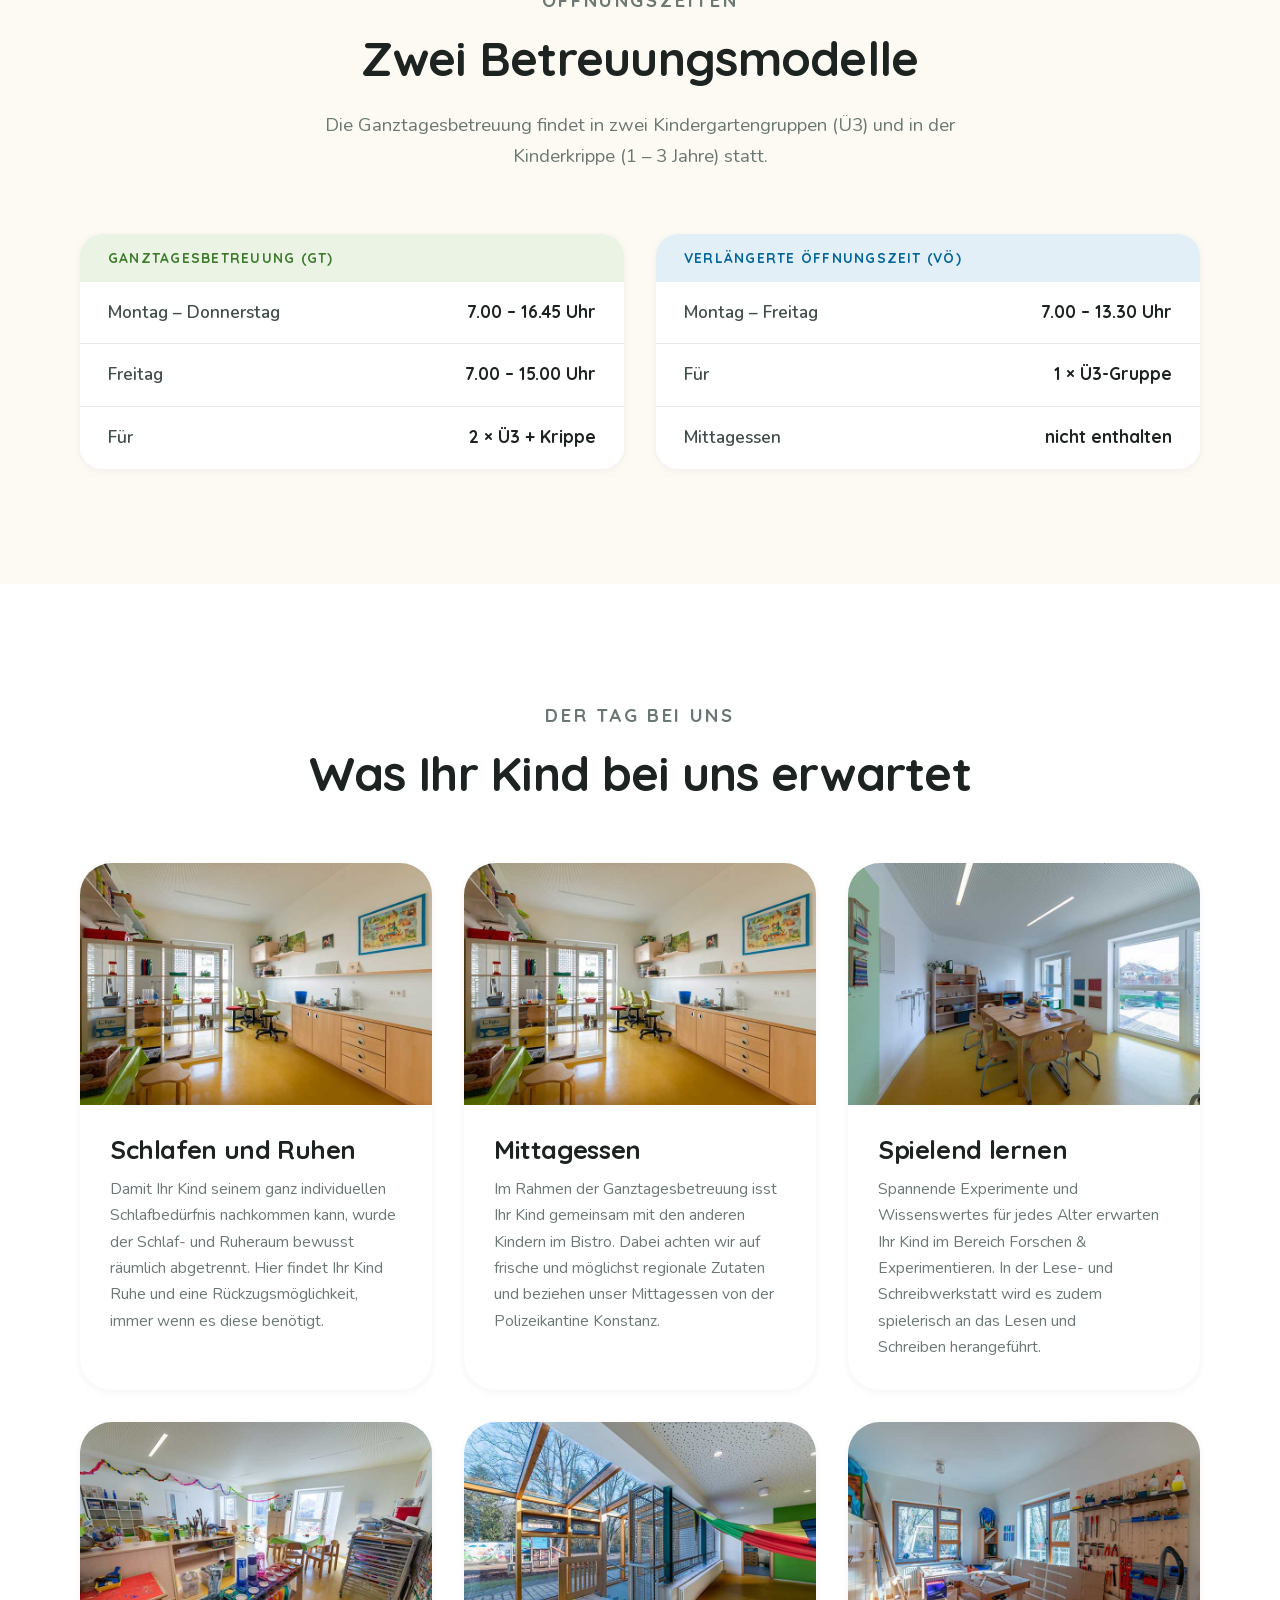
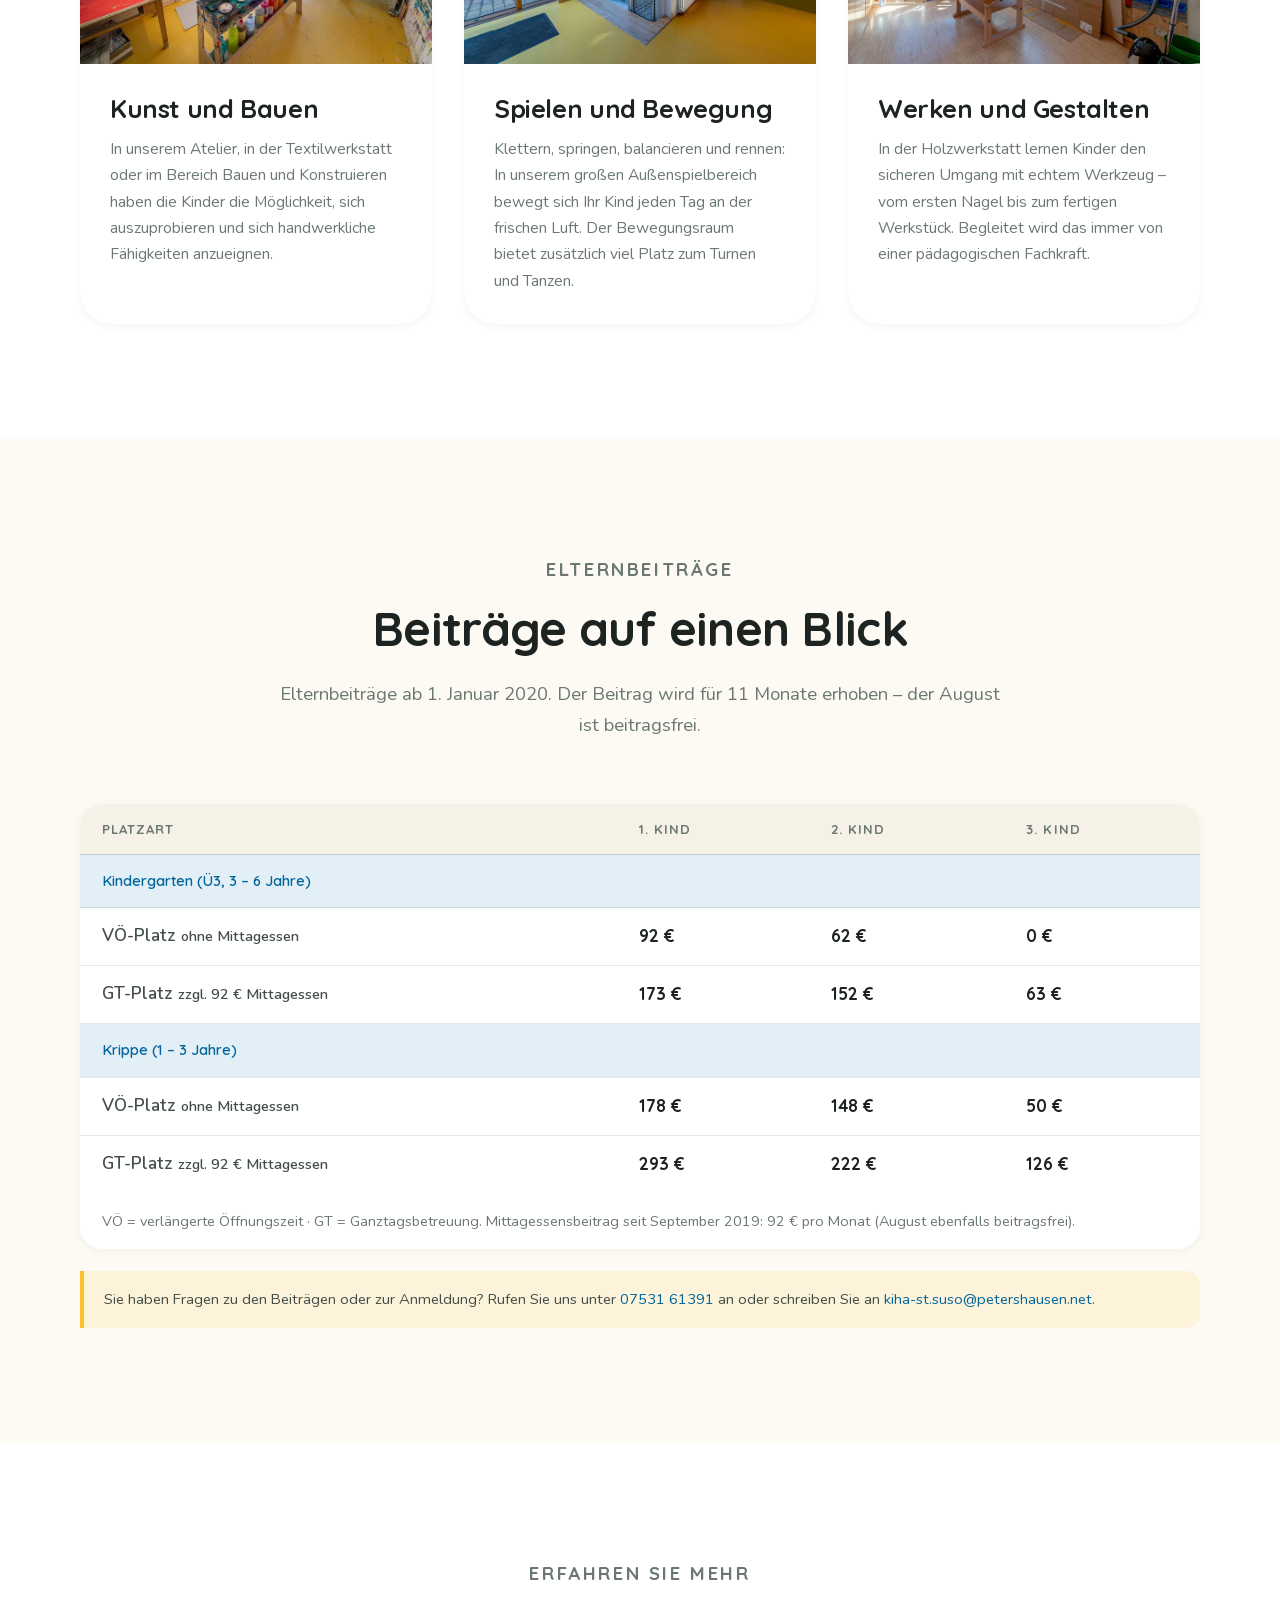
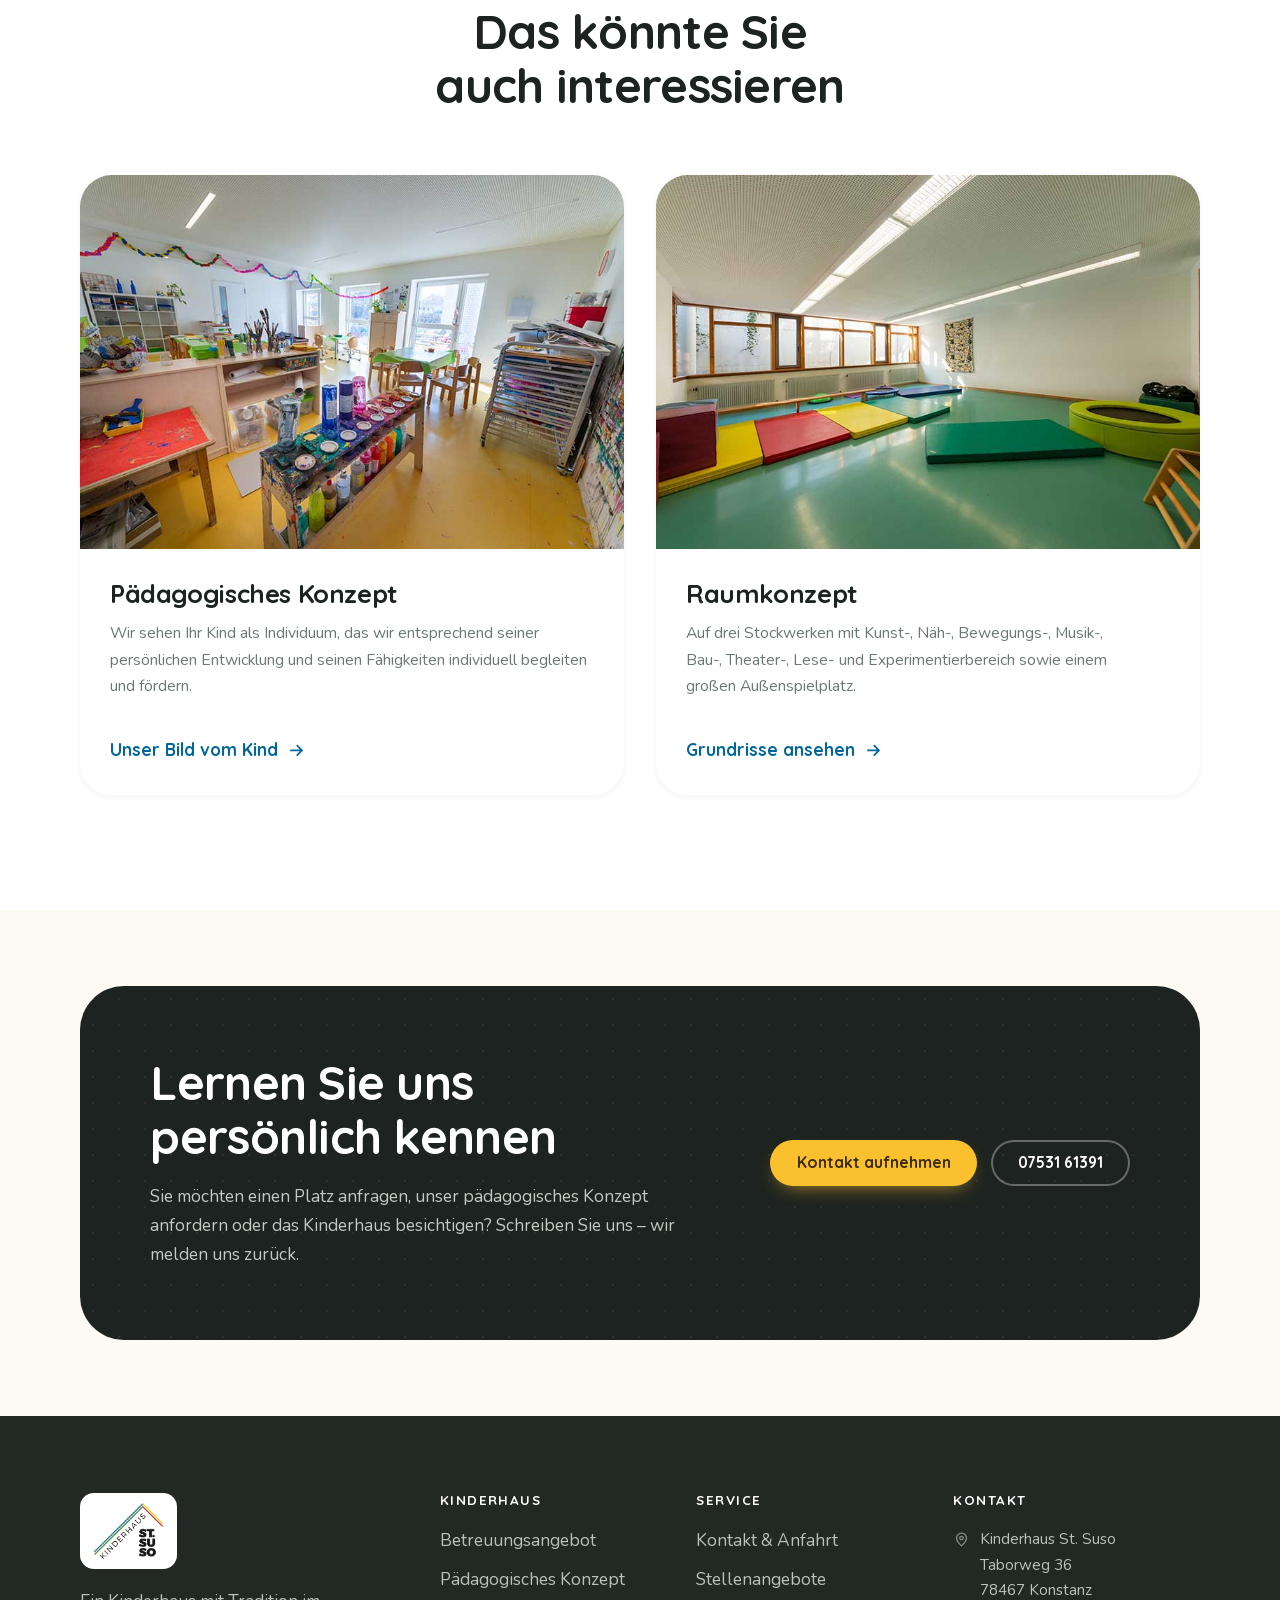
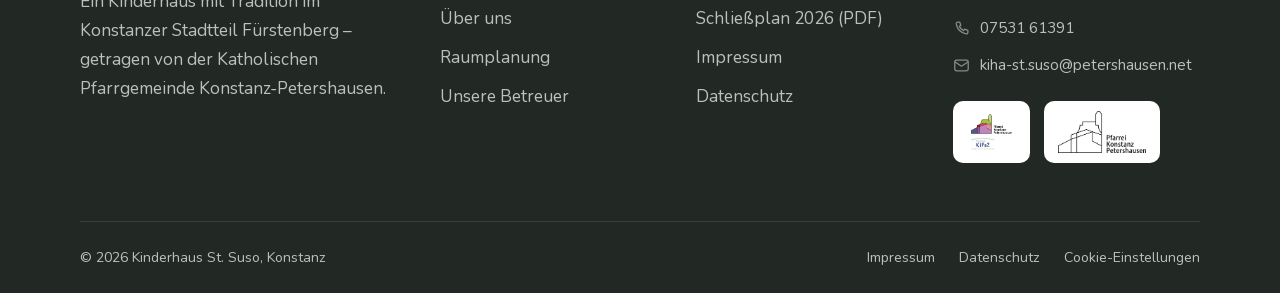
<file: betreuungsangebot.html>
<!DOCTYPE html>
<html lang="de">
<head>
<meta charset="UTF-8">
<meta name="viewport" content="width=device-width, initial-scale=1">
<title>Betreuungsangebot – Kinderhaus St. Suso Konstanz</title>
<meta name="description" content="Ganztagesbetreuung und verlängerte Öffnungszeiten im Kinderhaus St. Suso: Gruppen, Zeiten, Mittagessen und alle Elternbeiträge auf einen Blick.">
<link rel="canonical" href="https://kinderhaus.st-suso.de/betreuungsangebot/">
<meta property="og:type" content="website">
<meta property="og:locale" content="de_DE">
<meta property="og:title" content="Betreuungsangebot – Kinderhaus St. Suso Konstanz">
<meta property="og:description" content="Ganztagesbetreuung und verlängerte Öffnungszeiten im Kinderhaus St. Suso: Gruppen, Zeiten, Mittagessen und alle Elternbeiträge auf einen Blick.">
<meta property="og:image" content="assets/img/raum-02.jpg">
<meta name="theme-color" content="#4a8f35">
<link rel="icon" href="assets/img/favicon-32.png" sizes="32x32">
<link rel="apple-touch-icon" href="assets/img/favicon-180.png">
<link rel="preload" as="font" type="font/woff2" href="assets/fonts/Quicksand-700-latin.woff2" crossorigin>
<link rel="preload" as="font" type="font/woff2" href="assets/fonts/Nunito-400-latin.woff2" crossorigin>
<link rel="stylesheet" href="assets/css/style.css">
</head>
<body>
<a class="skip-link" href="#main">Zum Inhalt springen</a>

<div class="topbar">
  <div class="container">
    <a href="mailto:kiha-st.suso@petershausen.net"><svg viewBox="0 0 24 24" fill="none" stroke="currentColor" stroke-width="1.8" stroke-linecap="round" stroke-linejoin="round"><rect x="2.5" y="4.5" width="19" height="15" rx="2.5"/><path d="M3 7l9 6 9-6"/></svg> kiha-st.suso@petershausen.net</a>
    <a href="tel:+49753161391"><svg viewBox="0 0 24 24" fill="none" stroke="currentColor" stroke-width="1.8" stroke-linecap="round" stroke-linejoin="round"><path d="M6.5 3h3l1.5 4.5-2 1.5a12 12 0 006 6l1.5-2L21 14.5v3a2 2 0 01-2.2 2A16.5 16.5 0 014.5 5.2 2 2 0 016.5 3z"/></svg> 07531 61391</a>
    <span class="topbar__addr"><svg viewBox="0 0 24 24" fill="none" stroke="currentColor" stroke-width="1.8" stroke-linecap="round" stroke-linejoin="round"><path d="M12 21s7-6.2 7-11a7 7 0 10-14 0c0 4.8 7 11 7 11z"/><circle cx="12" cy="10" r="2.5"/></svg> Taborweg 36, 78467 Konstanz</span>
  </div>
</div>

<header class="site-header">
  <div class="container">
    <a class="brand" href="index.html" aria-label="Kinderhaus St. Suso – zur Startseite">
      <img src="assets/img/logo-kinderhaus.png" alt="Kinderhaus St. Suso" width="415" height="338">
    </a>
    <nav class="nav" id="hauptnavigation" aria-label="Hauptnavigation">
      <a href="index.html">Startseite</a>
      <a href="betreuungsangebot.html" aria-current="page">Betreuungsangebot</a>
      <a href="paedagogisches-konzept.html">Pädagogisches Konzept</a>
      <a href="ueber-uns.html">Über uns</a>
      <a href="raumplanung.html">Raumplanung</a>
      <a href="kontakt.html">Kontakt</a>
      <a class="btn" href="kontakt.html">Platz anfragen</a>
    </nav>
    <a class="btn btn--sm header-cta" href="kontakt.html">Platz anfragen</a>
    <button class="nav-toggle" type="button" aria-expanded="false" aria-controls="hauptnavigation" aria-label="Menü öffnen">
      <i></i><i></i><i></i>
    </button>
  </div>
</header>

<main id="main">

  <section class="page-hero">
    <span class="blob blob--1" aria-hidden="true"></span>
    <div class="container">
      <div class="page-hero__grid">
        <div>
          <nav class="breadcrumb" aria-label="Brotkrumennavigation">
            <a href="index.html">Startseite</a><span aria-hidden="true">/</span><span>Betreuungsangebot</span>
          </nav>
          <h1>Betreuungsangebot</h1>
          <p>In vier altersgemischten Gruppen lernen jüngere Kinder von älteren – und die Älteren üben sich in Rücksichtnahme, Hilfsbereitschaft und Verantwortungsbewusstsein.</p>
          <div class="btn-row" style="margin-top:1.8rem">
            <a class="btn" href="kontakt.html">Platz anfragen</a>
            <a class="link-arrow" href="#beitraege">Beiträge ansehen <svg viewBox="0 0 24 24" fill="none" stroke="currentColor" stroke-width="2.2" stroke-linecap="round" stroke-linejoin="round"><path d="M5 12h14M13 6l6 6-6 6"/></svg></a>
          </div>
        </div>
        <div class="page-hero__media">
          <img src="assets/img/raum-02.jpg" alt="Gruppenraum mit Kindertischen, Wimpelkette und großen Fenstern" loading="eager">
        </div>
      </div>
    </div>
  </section>

  <section class="section section--white">
    <div class="container">
      <div class="split">
        <div class="reveal">
          <p class="eyebrow">Seit über 70 Jahren</p>
          <h2>Ein Kinderhaus mit Tradition</h2>
          <p>
            Als Kindergarten St. Suso im Jahr 1954 eröffnet, fand die Betreuung noch in Gruppen mit bis zu
            40 Kindern statt. Diese wurden zwar schon damals ganztags betreut, gingen jedoch zum Mittagessen
            noch jeden Tag für zwei Stunden nach Hause. Bis in die 1990er verringerte sich die Gruppenstärke
            kontinuierlich auf 30 Kinder.
          </p>
          <p>
            Erst dank des 1996 fertiggestellten Anbaus wurde es räumlich möglich, mehr Gruppen zu bilden.
            Um den wachsenden pädagogischen Herausforderungen gerecht zu werden, beschloss der Träger – die
            Katholische Pfarrgemeinde Konstanz-Petershausen – im Jahr 2013 eine zweite bauliche Erweiterung.
            Seither bietet Ihnen das Kinderhaus St. Suso ein modernes Gebäude mit offenem Raumkonzept, in dem
            <strong>72 Kinder</strong> in drei Kindergarten- und einer Krippengruppe betreut werden.
          </p>
        </div>
        <div class="split__media reveal">
          <img class="arch" src="assets/img/raum-01.jpg" alt="Foyer mit grünem Teppich und Garderobe" loading="lazy" width="800" height="534">
        </div>
      </div>
    </div>
  </section>

  <section class="section">
    <div class="container">
      <div class="section-head section-head--center reveal">
        <p class="eyebrow eyebrow--blue">Öffnungszeiten</p>
        <h2>Zwei Betreuungsmodelle</h2>
        <p>Die Ganztagesbetreuung findet in zwei Kindergartengruppen (Ü3) und in der Kinderkrippe (1 – 3 Jahre) statt.</p>
      </div>
      <div class="grid grid--2 reveal">
        <div class="hours">
          <h4>Ganztagesbetreuung (GT)</h4>
          <div class="hours__row"><dt>Montag – Donnerstag</dt><dd>7.00 – 16.45 Uhr</dd></div>
          <div class="hours__row"><dt>Freitag</dt><dd>7.00 – 15.00 Uhr</dd></div>
          <div class="hours__row"><dt>Für</dt><dd>2 × Ü3 + Krippe</dd></div>
        </div>
        <div class="hours hours--blue">
          <h4>Verlängerte Öffnungszeit (VÖ)</h4>
          <div class="hours__row"><dt>Montag – Freitag</dt><dd>7.00 – 13.30 Uhr</dd></div>
          <div class="hours__row"><dt>Für</dt><dd>1 × Ü3-Gruppe</dd></div>
          <div class="hours__row"><dt>Mittagessen</dt><dd>nicht enthalten</dd></div>
        </div>
      </div>
    </div>
  </section>

  <section class="section section--white">
    <div class="container">
      <div class="section-head section-head--center reveal">
        <p class="eyebrow">Der Tag bei uns</p>
        <h2>Was Ihr Kind bei uns erwartet</h2>
      </div>
      <div class="grid grid--3">
        <article class="card reveal">
          <div class="card__media"><img src="assets/img/raum-06.jpg" alt="Ruhiger Raum mit Rückzugsmöglichkeiten" loading="lazy" width="800" height="534"></div>
          <div class="card__body">
            <h3>Schlafen und Ruhen</h3>
            <p>Damit Ihr Kind seinem ganz individuellen Schlafbedürfnis nachkommen kann, wurde der Schlaf- und Ruheraum bewusst räumlich abgetrennt. Hier findet Ihr Kind Ruhe und eine Rückzugsmöglichkeit, immer wenn es diese benötigt.</p>
          </div>
        </article>
        <article class="card reveal">
          <div class="card__media"><img src="assets/img/raum-15.jpg" alt="Helle Küche mit Arbeitsflächen" loading="lazy" width="800" height="534"></div>
          <div class="card__body">
            <h3>Mittagessen</h3>
            <p>Im Rahmen der Ganztagesbetreuung isst Ihr Kind gemeinsam mit den anderen Kindern im Bistro. Dabei achten wir auf frische und möglichst regionale Zutaten und beziehen unser Mittagessen von der Polizeikantine Konstanz.</p>
          </div>
        </article>
        <article class="card reveal">
          <div class="card__media"><img src="assets/img/raum-10.jpg" alt="Sprach- und Leseecke mit Tisch und Regalen" loading="lazy" width="800" height="534"></div>
          <div class="card__body">
            <h3>Spielend lernen</h3>
            <p>Spannende Experimente und Wissenswertes für jedes Alter erwarten Ihr Kind im Bereich Forschen &amp; Experimentieren. In der Lese- und Schreibwerkstatt wird es zudem spielerisch an das Lesen und Schreiben herangeführt.</p>
          </div>
        </article>
        <article class="card reveal">
          <div class="card__media"><img src="assets/img/raum-07.jpg" alt="Atelier mit Farben und Bastelmaterial" loading="lazy" width="800" height="534"></div>
          <div class="card__body">
            <h3>Kunst und Bauen</h3>
            <p>In unserem Atelier, in der Textilwerkstatt oder im Bereich Bauen und Konstruieren haben die Kinder die Möglichkeit, sich auszuprobieren und sich handwerkliche Fähigkeiten anzueignen.</p>
          </div>
        </article>
        <article class="card reveal">
          <div class="card__media"><img src="assets/img/raum-09.jpg" alt="Überdachter Außenbereich mit Kletterelementen" loading="lazy" width="800" height="534"></div>
          <div class="card__body">
            <h3>Spielen und Bewegung</h3>
            <p>Klettern, springen, balancieren und rennen: In unserem großen Außenspielbereich bewegt sich Ihr Kind jeden Tag an der frischen Luft. Der Bewegungsraum bietet zusätzlich viel Platz zum Turnen und Tanzen.</p>
          </div>
        </article>
        <article class="card reveal">
          <div class="card__media"><img src="assets/img/raum-12.jpg" alt="Holzwerkstatt mit Werkbank und Werkzeug" loading="lazy" width="800" height="534"></div>
          <div class="card__body">
            <h3>Werken und Gestalten</h3>
            <p>In der Holzwerkstatt lernen Kinder den sicheren Umgang mit echtem Werkzeug – vom ersten Nagel bis zum fertigen Werkstück. Begleitet wird das immer von einer pädagogischen Fachkraft.</p>
          </div>
        </article>
      </div>
    </div>
  </section>

  <section class="section" id="beitraege">
    <div class="container">
      <div class="section-head section-head--center reveal">
        <p class="eyebrow eyebrow--red">Elternbeiträge</p>
        <h2>Beiträge auf einen Blick</h2>
        <p>Elternbeiträge ab 1. Januar 2020. Der Beitrag wird für 11 Monate erhoben – der August ist beitragsfrei.</p>
      </div>
      <div class="table-wrap reveal">
        <table class="fees">
          <caption>VÖ = verlängerte Öffnungszeit · GT = Ganztagsbetreuung. Mittagessensbeitrag seit September 2019: 92 € pro Monat (August ebenfalls beitragsfrei).</caption>
          <thead>
            <tr><th scope="col">Platzart</th><th scope="col">1. Kind</th><th scope="col">2. Kind</th><th scope="col">3. Kind</th></tr>
          </thead>
          <tbody>
            <tr class="fees__group"><th colspan="4" scope="colgroup">Kindergarten (Ü3, 3 – 6 Jahre)</th></tr>
            <tr><th scope="row">VÖ-Platz <small>ohne Mittagessen</small></th><td>92 €</td><td>62 €</td><td>0 €</td></tr>
            <tr><th scope="row">GT-Platz <small>zzgl. 92 € Mittagessen</small></th><td>173 €</td><td>152 €</td><td>63 €</td></tr>
            <tr class="fees__group"><th colspan="4" scope="colgroup">Krippe (1 – 3 Jahre)</th></tr>
            <tr><th scope="row">VÖ-Platz <small>ohne Mittagessen</small></th><td>178 €</td><td>148 €</td><td>50 €</td></tr>
            <tr><th scope="row">GT-Platz <small>zzgl. 92 € Mittagessen</small></th><td>293 €</td><td>222 €</td><td>126 €</td></tr>
          </tbody>
        </table>
      </div>
      <div class="info-box reveal" style="margin-top:22px">
        Sie haben Fragen zu den Beiträgen oder zur Anmeldung? Rufen Sie uns unter
        <a href="tel:+49753161391">07531 61391</a> an oder schreiben Sie an
        <a href="mailto:kiha-st.suso@petershausen.net">kiha-st.suso@petershausen.net</a>.
      </div>
    </div>
  </section>

  <section class="section section--white">
    <div class="container">
      <div class="section-head section-head--center reveal">
        <p class="eyebrow">Erfahren Sie mehr</p>
        <h2>Das könnte Sie auch interessieren</h2>
      </div>
      <div class="grid grid--2">
        <article class="card reveal">
          <div class="card__media"><img src="assets/img/raum-07.jpg" alt="Atelier mit Farben und Pinseln" loading="lazy" width="800" height="534"></div>
          <div class="card__body">
            <h3>Pädagogisches Konzept</h3>
            <p>Wir sehen Ihr Kind als Individuum, das wir entsprechend seiner persönlichen Entwicklung und seinen Fähigkeiten individuell begleiten und fördern.</p>
            <a class="link-arrow" href="paedagogisches-konzept.html">Unser Bild vom Kind <svg viewBox="0 0 24 24" fill="none" stroke="currentColor" stroke-width="2.2" stroke-linecap="round" stroke-linejoin="round"><path d="M5 12h14M13 6l6 6-6 6"/></svg></a>
          </div>
        </article>
        <article class="card reveal">
          <div class="card__media"><img src="assets/img/raum-08.jpg" alt="Bewegungsraum mit Turnmatten" loading="lazy" width="800" height="534"></div>
          <div class="card__body">
            <h3>Raumkonzept</h3>
            <p>Auf drei Stockwerken mit Kunst-, Näh-, Bewegungs-, Musik-, Bau-, Theater-, Lese- und Experimentierbereich sowie einem großen Außenspielplatz.</p>
            <a class="link-arrow" href="raumplanung.html">Grundrisse ansehen <svg viewBox="0 0 24 24" fill="none" stroke="currentColor" stroke-width="2.2" stroke-linecap="round" stroke-linejoin="round"><path d="M5 12h14M13 6l6 6-6 6"/></svg></a>
          </div>
        </article>
      </div>
    </div>
  </section>

  <section class="section section--tight">
    <div class="container">
      <div class="cta-band reveal">
        <div>
          <h2>Lernen Sie uns persönlich kennen</h2>
          <p>Sie möchten einen Platz anfragen, unser pädagogisches Konzept anfordern oder das Kinderhaus besichtigen? Schreiben Sie uns – wir melden uns zurück.</p>
        </div>
        <div class="btn-row" style="justify-content:flex-end">
          <a class="btn btn--yellow" href="kontakt.html">Kontakt aufnehmen</a>
          <a class="btn btn--ghost" href="tel:+49753161391">07531 61391</a>
        </div>
      </div>
    </div>
  </section>

</main>

<footer class="site-footer">
  <div class="container">
    <div class="footer-grid">
      <div class="footer-brand">
        <img src="assets/img/logo-kinderhaus.png" alt="Kinderhaus St. Suso" loading="lazy">
        <p>Ein Kinderhaus mit Tradition im Konstanzer Stadtteil Fürstenberg – getragen von der Katholischen Pfarrgemeinde Konstanz-Petershausen.</p>
      </div>
      <div>
        <h4>Kinderhaus</h4>
        <ul class="footer-links">
          <li><a href="betreuungsangebot.html">Betreuungsangebot</a></li>
          <li><a href="paedagogisches-konzept.html">Pädagogisches Konzept</a></li>
          <li><a href="ueber-uns.html">Über uns</a></li>
          <li><a href="raumplanung.html">Raumplanung</a></li>
          <li><a href="index.html#betreuer">Unsere Betreuer</a></li>
        </ul>
      </div>
      <div>
        <h4>Service</h4>
        <ul class="footer-links">
          <li><a href="kontakt.html">Kontakt &amp; Anfahrt</a></li>
          <li><a href="ueber-uns.html#stellen">Stellenangebote</a></li>
          <li><a href="assets/downloads/Schliessplan-2026.pdf" target="_blank" rel="noopener">Schließplan 2026 (PDF)</a></li>
          <li><a href="impressum.html">Impressum</a></li>
          <li><a href="datenschutz.html">Datenschutz</a></li>
        </ul>
      </div>
      <div>
        <h4>Kontakt</h4>
        <ul class="footer-contact">
          <li><svg viewBox="0 0 24 24" fill="none" stroke="currentColor" stroke-width="1.8" stroke-linecap="round" stroke-linejoin="round"><path d="M12 21s7-6.2 7-11a7 7 0 10-14 0c0 4.8 7 11 7 11z"/><circle cx="12" cy="10" r="2.5"/></svg><span>Kinderhaus St. Suso<br>Taborweg 36<br>78467 Konstanz</span></li>
          <li><svg viewBox="0 0 24 24" fill="none" stroke="currentColor" stroke-width="1.8" stroke-linecap="round" stroke-linejoin="round"><path d="M6.5 3h3l1.5 4.5-2 1.5a12 12 0 006 6l1.5-2L21 14.5v3a2 2 0 01-2.2 2A16.5 16.5 0 014.5 5.2 2 2 0 016.5 3z"/></svg><a href="tel:+49753161391">07531 61391</a></li>
          <li><svg viewBox="0 0 24 24" fill="none" stroke="currentColor" stroke-width="1.8" stroke-linecap="round" stroke-linejoin="round"><rect x="2.5" y="4.5" width="19" height="15" rx="2.5"/><path d="M3 7l9 6 9-6"/></svg><a href="mailto:kiha-st.suso@petershausen.net">kiha-st.suso@petershausen.net</a></li>
        </ul>
        <div class="footer-partner" style="margin-top:22px">
          <img src="assets/img/logo-kifaz.jpg" alt="Pfarrei Konstanz-Petershausen und Konstanzer Kinder- und Familienzentrum KiFaZ" loading="lazy">
          <img src="assets/img/logo-pfarrei.png" alt="Katholische Pfarrgemeinde Konstanz-Petershausen" loading="lazy">
        </div>
      </div>
    </div>
    <div class="footer-bottom">
      <p style="margin:0">© <span data-year>2026</span> Kinderhaus St. Suso, Konstanz</p>
      <nav aria-label="Rechtliches">
        <a href="impressum.html">Impressum</a>
        <a href="datenschutz.html">Datenschutz</a>
        <a href="datenschutz.html#einwilligung" data-cookie-settings>Cookie-Einstellungen</a>
      </nav>
    </div>
  </div>
</footer>

<script src="assets/js/main.js" defer></script>
</body>
</html>
</file>
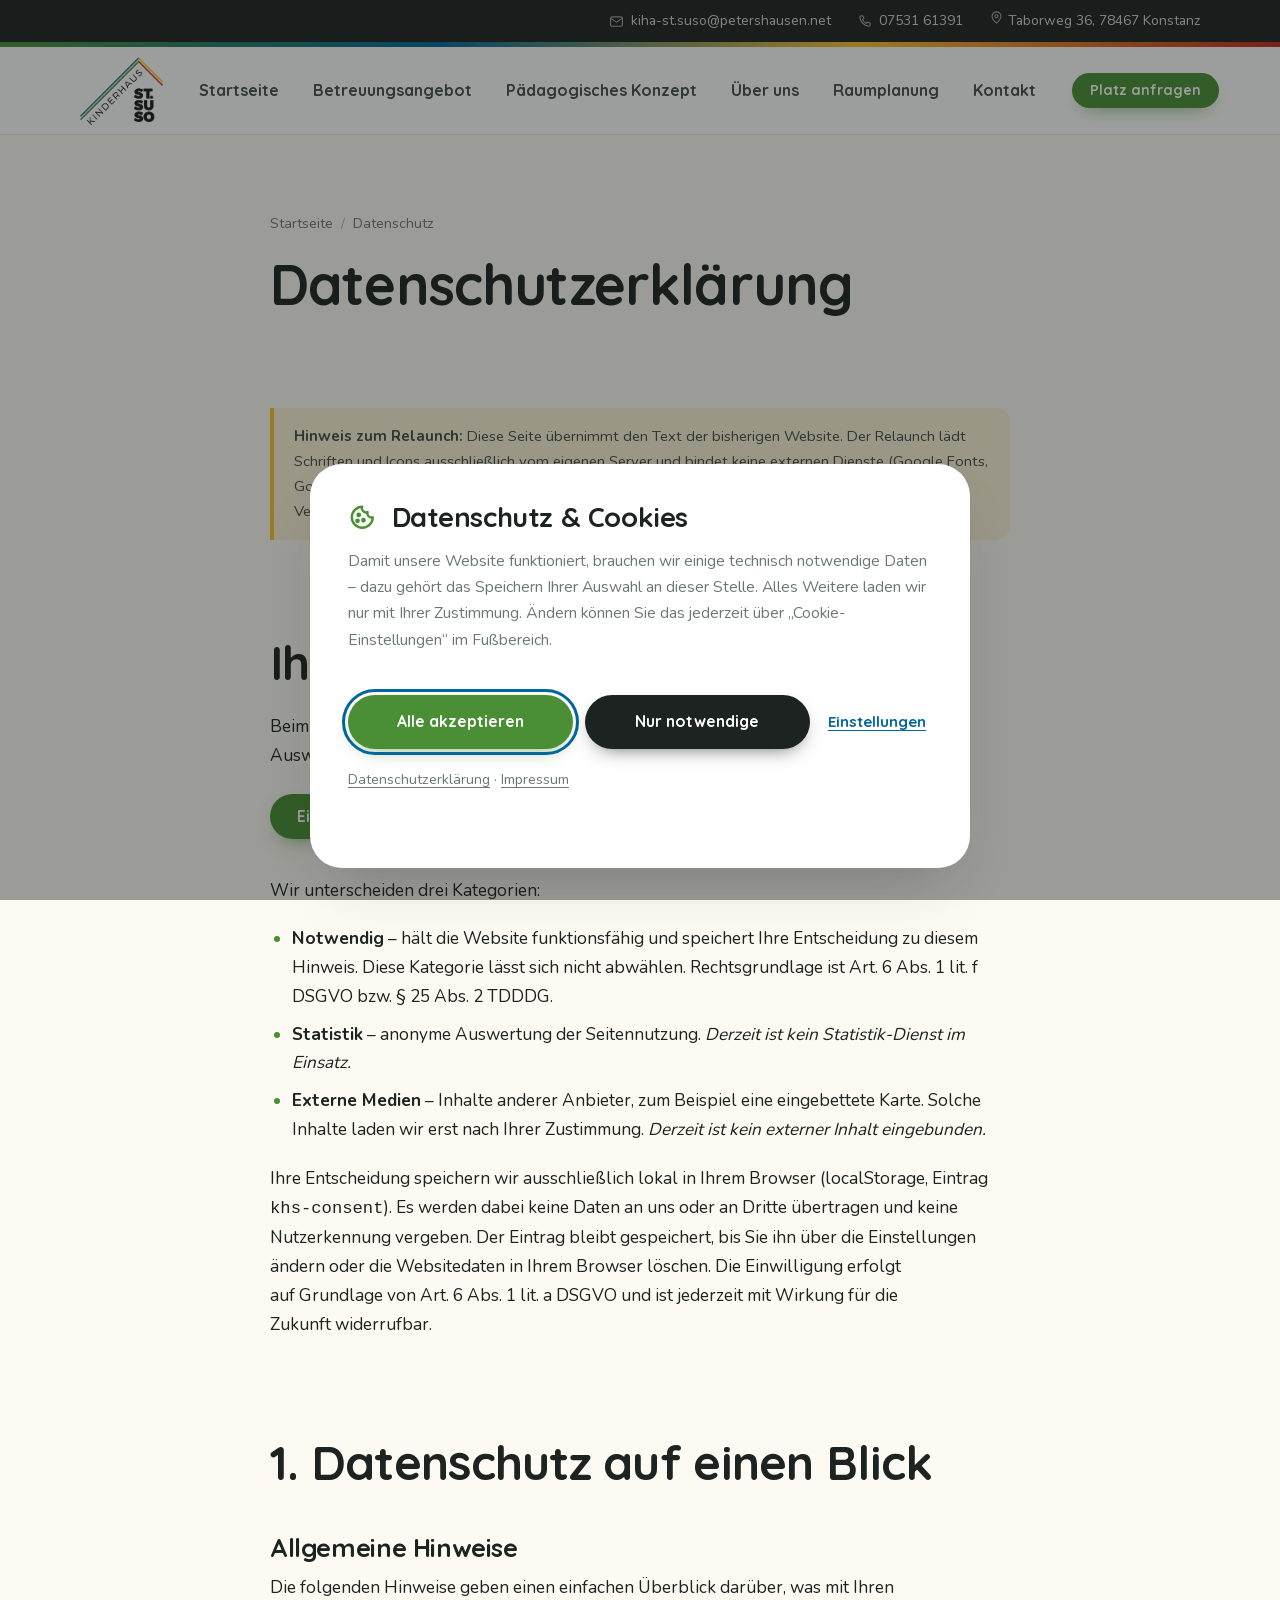
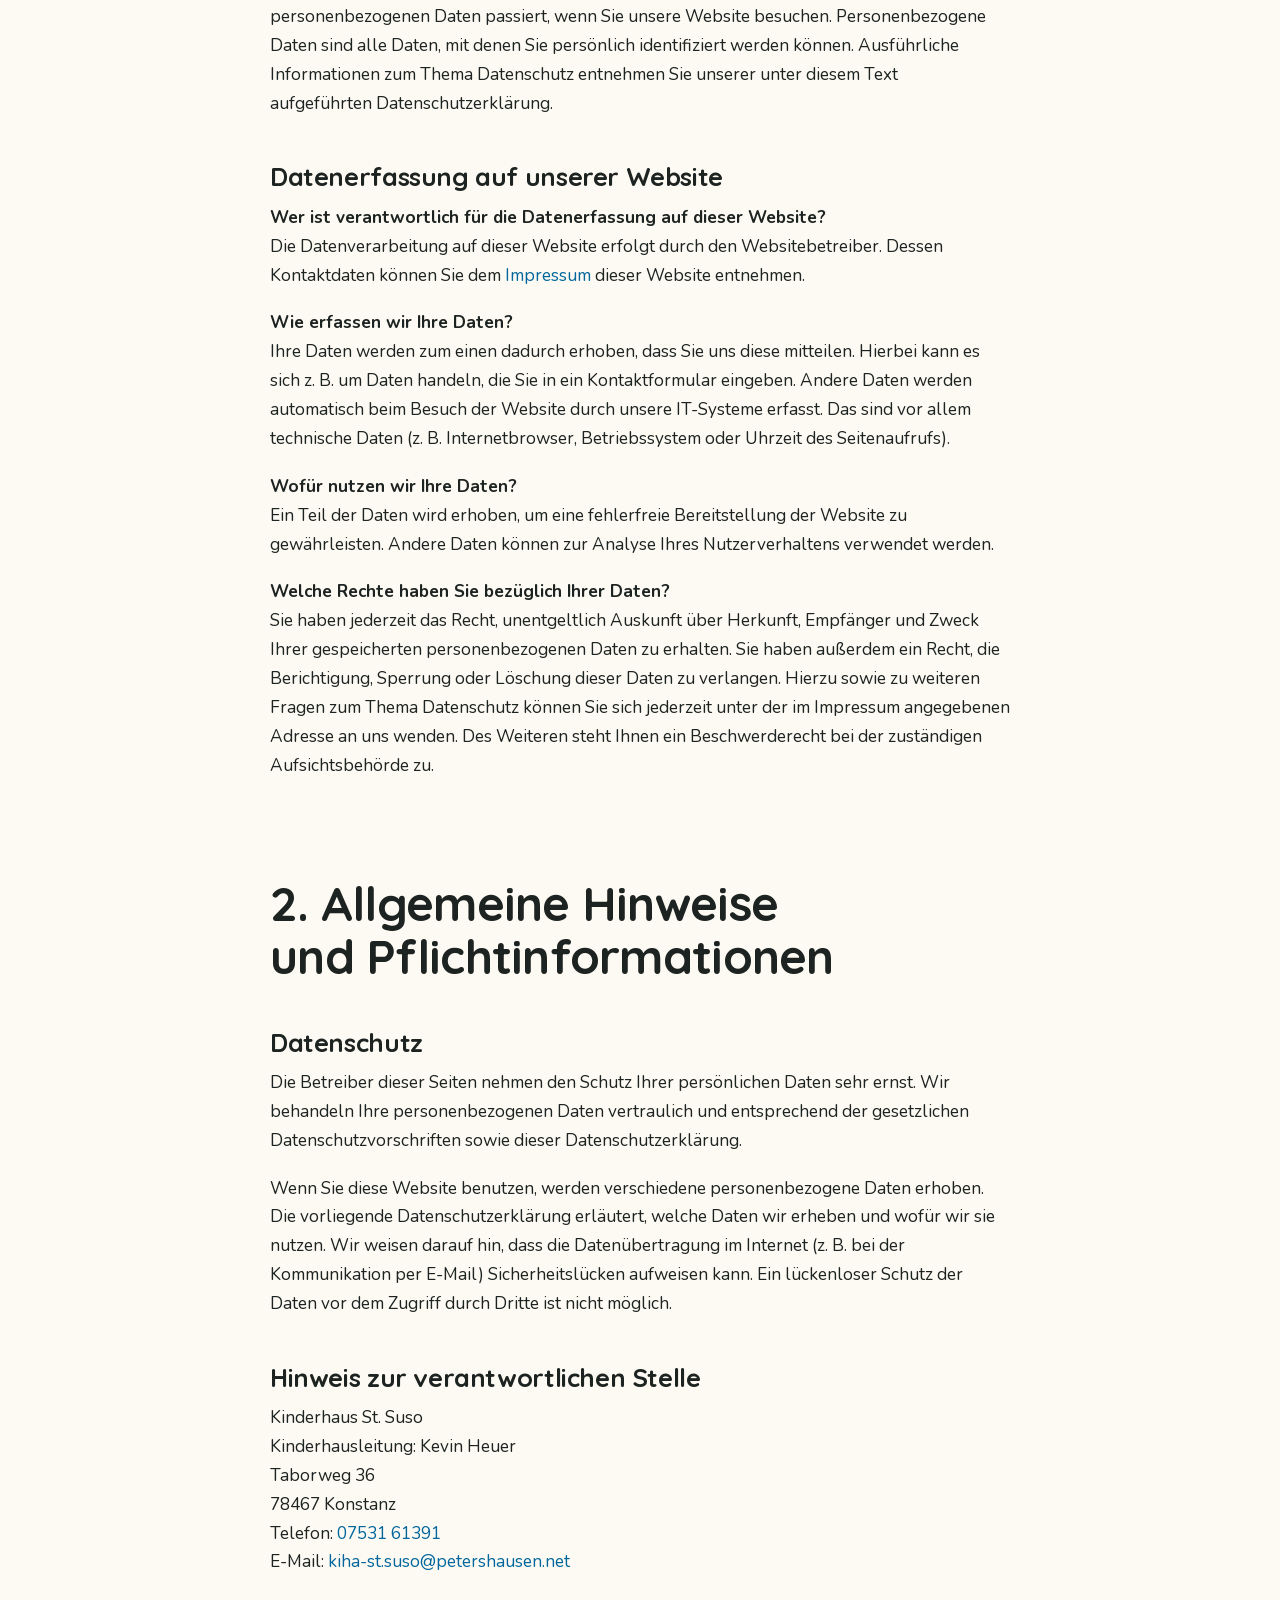
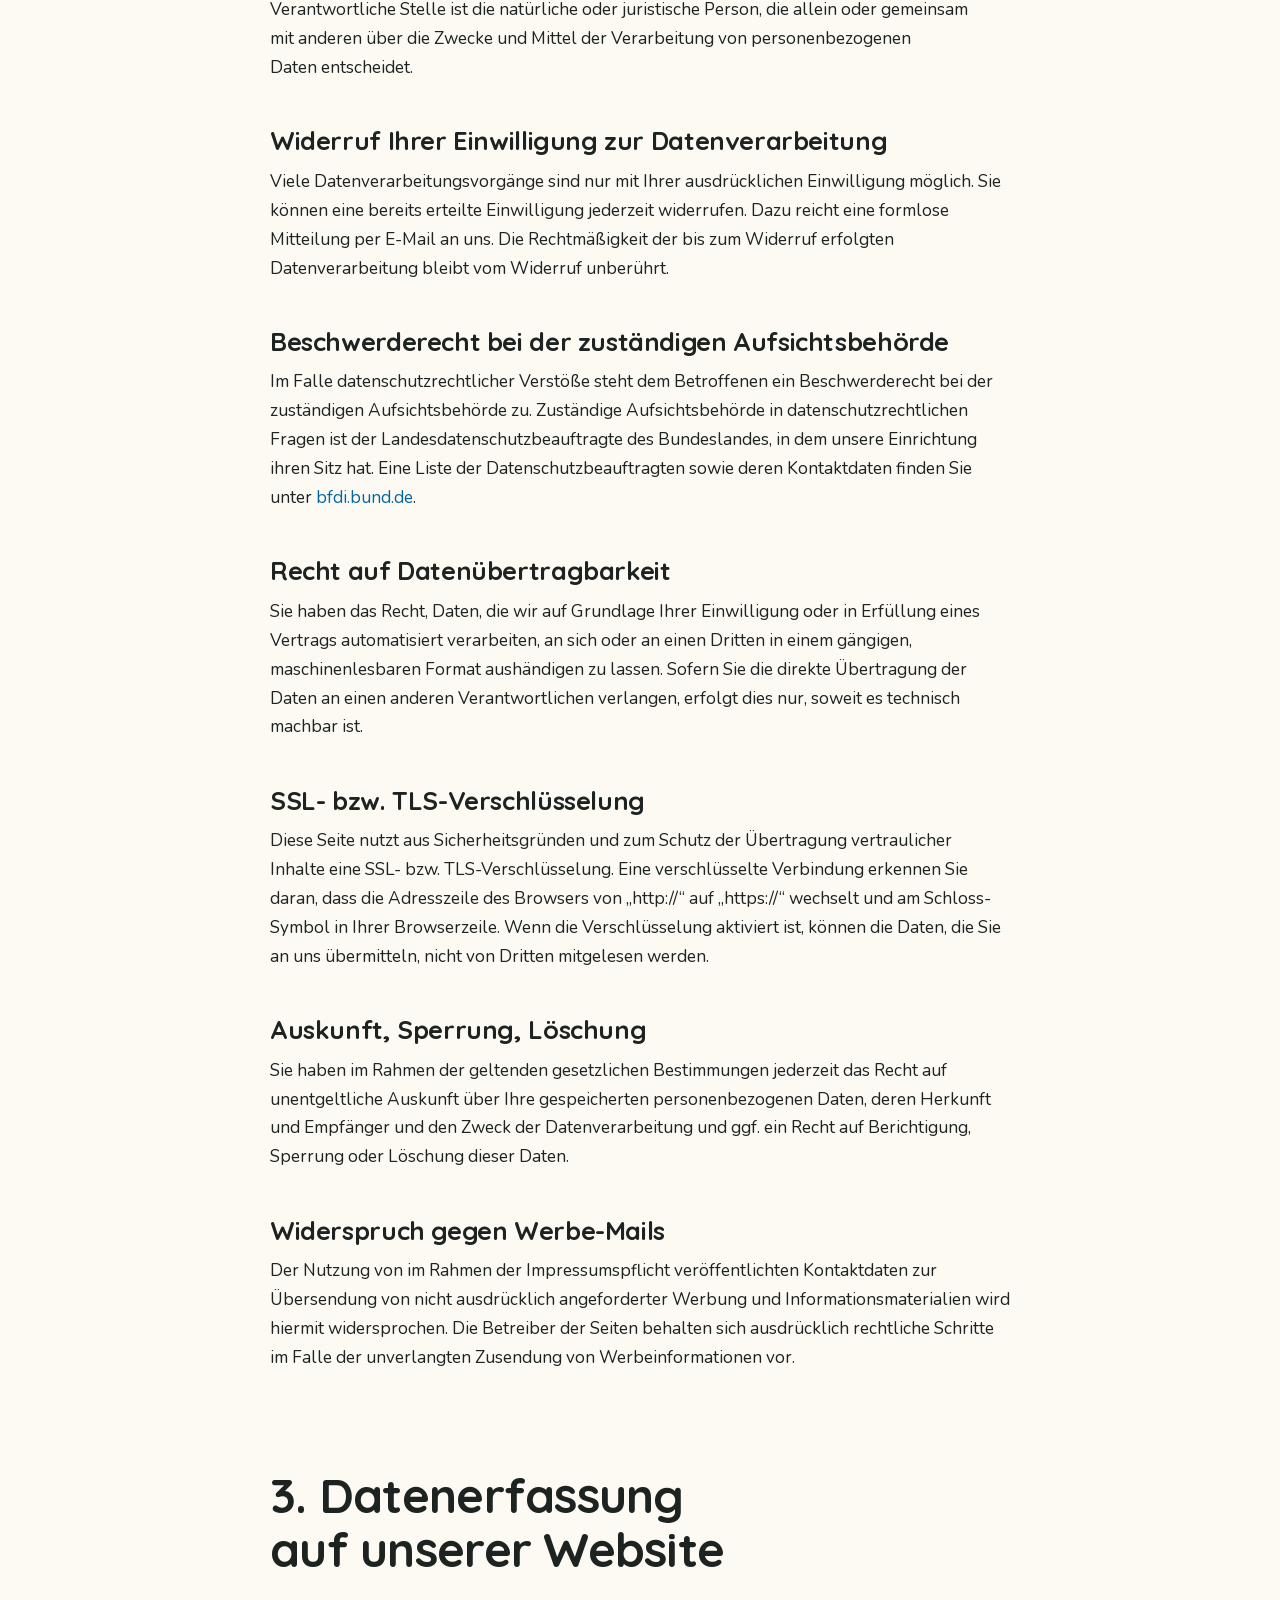
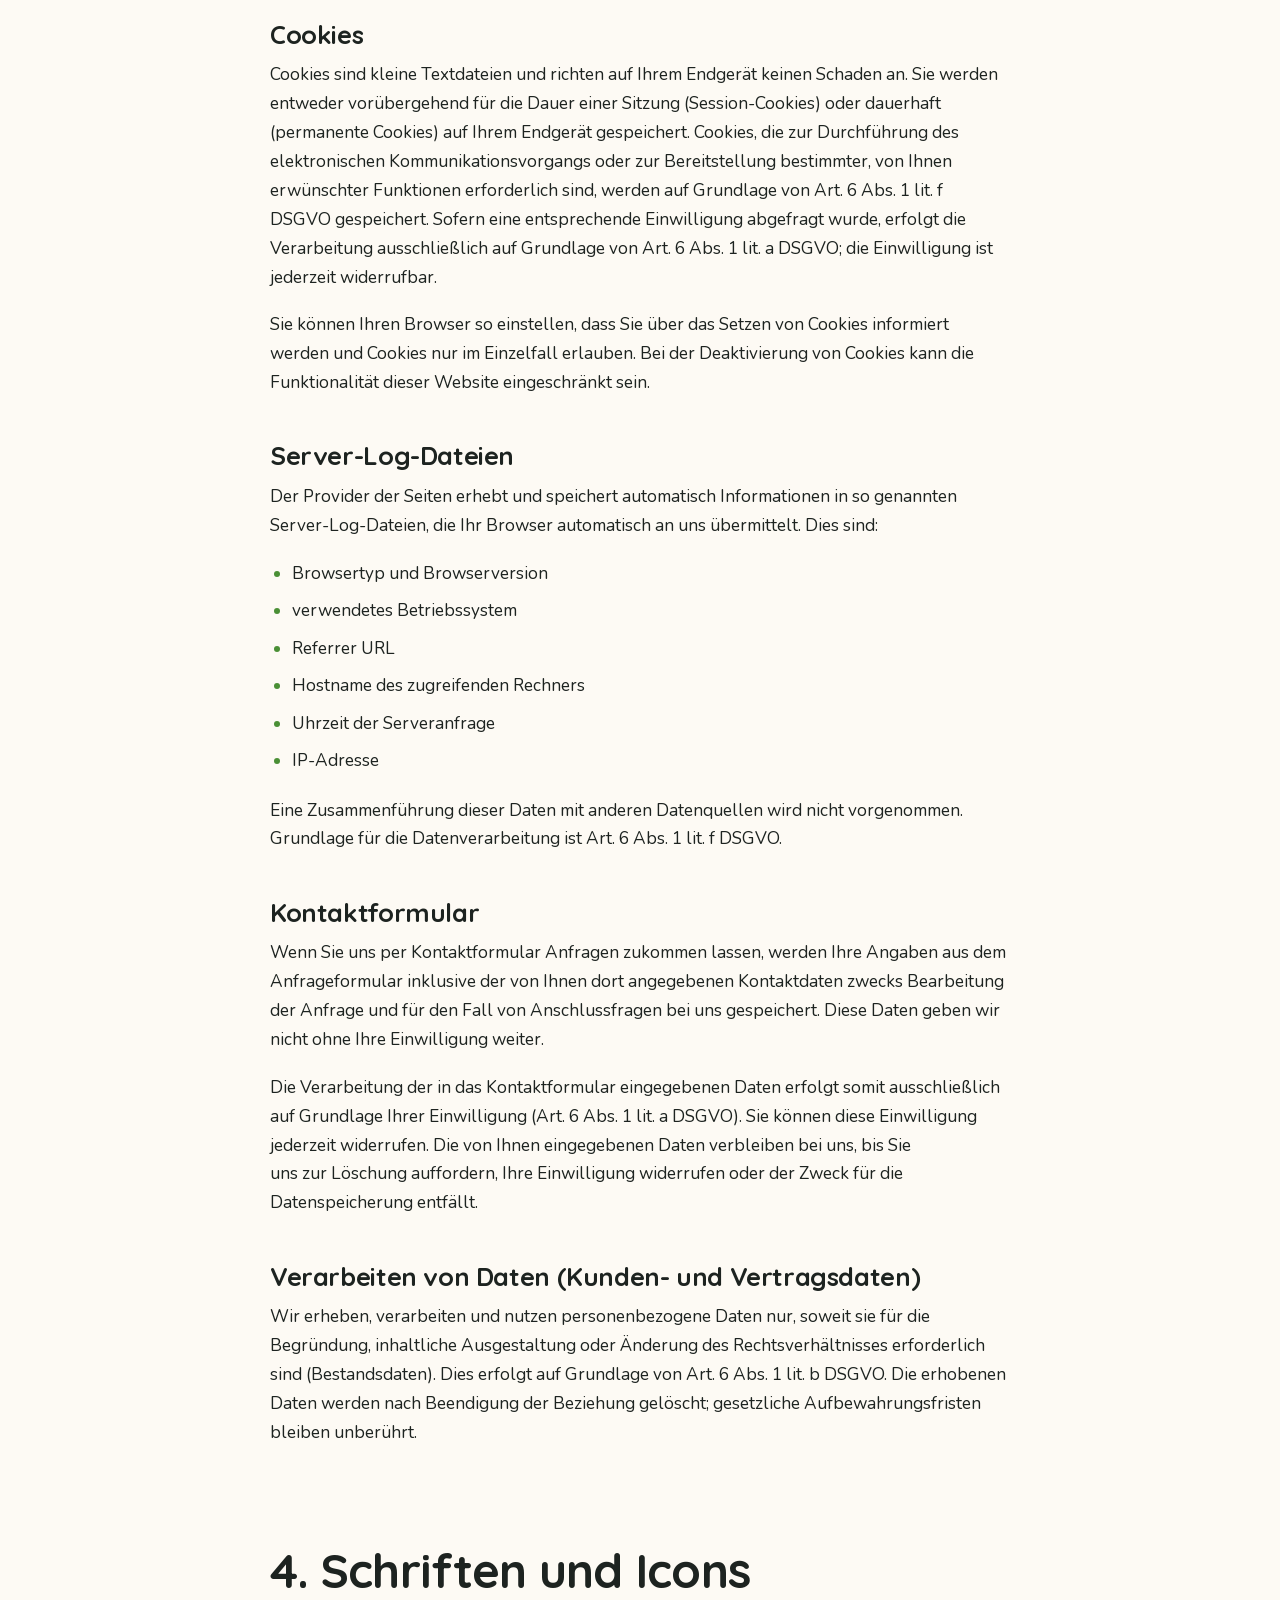
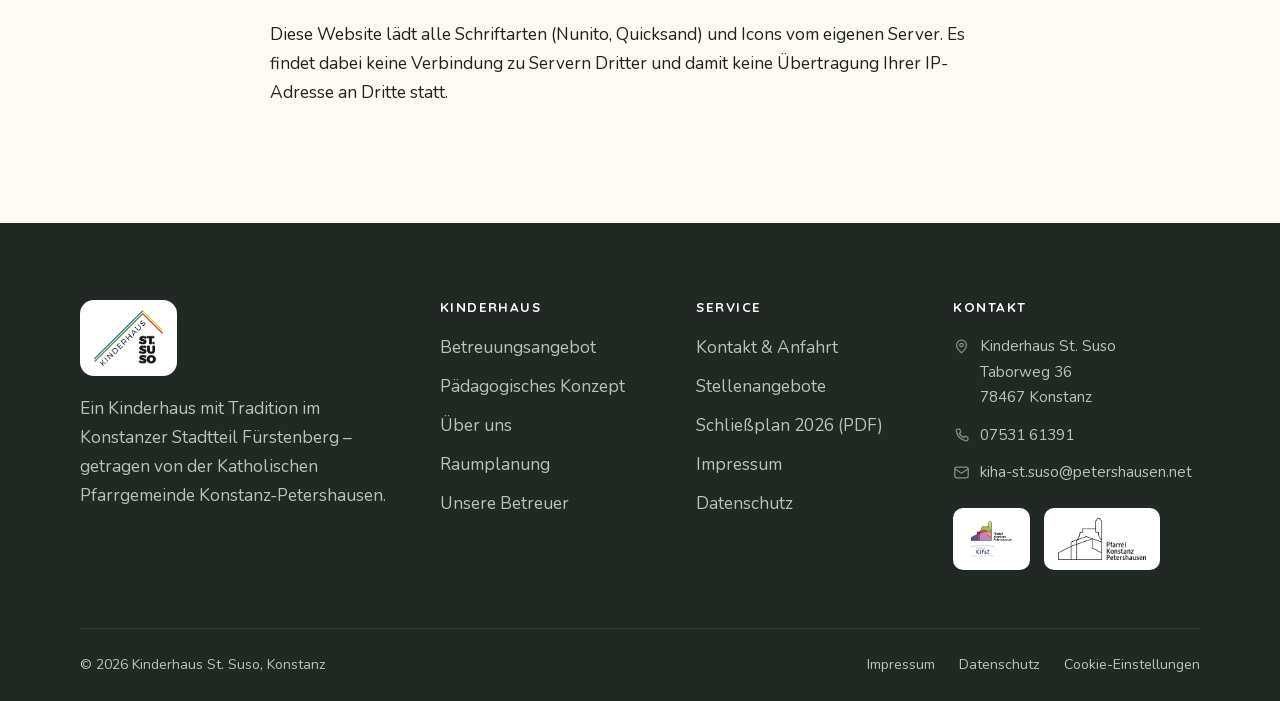
<file: datenschutz.html>
<!DOCTYPE html>
<html lang="de">
<head>
<meta charset="UTF-8">
<meta name="viewport" content="width=device-width, initial-scale=1">
<title>Datenschutzerklärung – Kinderhaus St. Suso</title>
<meta name="description" content="Informationen zur Verarbeitung personenbezogener Daten auf der Website des Kinderhauses St. Suso.">
<link rel="canonical" href="https://kinderhaus.st-suso.de/datenschutz/">
<meta property="og:type" content="website">
<meta property="og:locale" content="de_DE">
<meta property="og:title" content="Datenschutzerklärung – Kinderhaus St. Suso">
<meta property="og:description" content="Informationen zur Verarbeitung personenbezogener Daten auf der Website des Kinderhauses St. Suso.">
<meta property="og:image" content="assets/img/logo-kinderhaus.png">
<meta name="theme-color" content="#4a8f35">
<link rel="icon" href="assets/img/favicon-32.png" sizes="32x32">
<link rel="apple-touch-icon" href="assets/img/favicon-180.png">
<link rel="preload" as="font" type="font/woff2" href="assets/fonts/Quicksand-700-latin.woff2" crossorigin>
<link rel="preload" as="font" type="font/woff2" href="assets/fonts/Nunito-400-latin.woff2" crossorigin>
<link rel="stylesheet" href="assets/css/style.css">
</head>
<body>
<a class="skip-link" href="#main">Zum Inhalt springen</a>

<div class="topbar">
  <div class="container">
    <a href="mailto:kiha-st.suso@petershausen.net"><svg viewBox="0 0 24 24" fill="none" stroke="currentColor" stroke-width="1.8" stroke-linecap="round" stroke-linejoin="round"><rect x="2.5" y="4.5" width="19" height="15" rx="2.5"/><path d="M3 7l9 6 9-6"/></svg> kiha-st.suso@petershausen.net</a>
    <a href="tel:+49753161391"><svg viewBox="0 0 24 24" fill="none" stroke="currentColor" stroke-width="1.8" stroke-linecap="round" stroke-linejoin="round"><path d="M6.5 3h3l1.5 4.5-2 1.5a12 12 0 006 6l1.5-2L21 14.5v3a2 2 0 01-2.2 2A16.5 16.5 0 014.5 5.2 2 2 0 016.5 3z"/></svg> 07531 61391</a>
    <span class="topbar__addr"><svg viewBox="0 0 24 24" fill="none" stroke="currentColor" stroke-width="1.8" stroke-linecap="round" stroke-linejoin="round"><path d="M12 21s7-6.2 7-11a7 7 0 10-14 0c0 4.8 7 11 7 11z"/><circle cx="12" cy="10" r="2.5"/></svg> Taborweg 36, 78467 Konstanz</span>
  </div>
</div>

<header class="site-header">
  <div class="container">
    <a class="brand" href="index.html" aria-label="Kinderhaus St. Suso – zur Startseite">
      <img src="assets/img/logo-kinderhaus.png" alt="Kinderhaus St. Suso" width="415" height="338">
    </a>
    <nav class="nav" id="hauptnavigation" aria-label="Hauptnavigation">
      <a href="index.html">Startseite</a>
      <a href="betreuungsangebot.html">Betreuungsangebot</a>
      <a href="paedagogisches-konzept.html">Pädagogisches Konzept</a>
      <a href="ueber-uns.html">Über uns</a>
      <a href="raumplanung.html">Raumplanung</a>
      <a href="kontakt.html">Kontakt</a>
      <a class="btn" href="kontakt.html">Platz anfragen</a>
    </nav>
    <a class="btn btn--sm header-cta" href="kontakt.html">Platz anfragen</a>
    <button class="nav-toggle" type="button" aria-expanded="false" aria-controls="hauptnavigation" aria-label="Menü öffnen">
      <i></i><i></i><i></i>
    </button>
  </div>
</header>

<main id="main">

  <section class="page-hero">
    <div class="container container--narrow">
      <nav class="breadcrumb" aria-label="Brotkrumennavigation">
        <a href="index.html">Startseite</a><span aria-hidden="true">/</span><span>Datenschutz</span>
      </nav>
      <h1>Datenschutzerklärung</h1>
    </div>
  </section>

  <section class="section" style="padding-top:0">
    <div class="container container--narrow prose">

      <div class="info-box" style="margin-bottom:2.4rem">
        <strong>Hinweis zum Relaunch:</strong> Diese Seite übernimmt den Text der bisherigen Website.
        Der Relaunch lädt Schriften und Icons ausschließlich vom eigenen Server und bindet keine externen
        Dienste (Google Fonts, Google Maps, YouTube, Matomo) mehr ein. Die entsprechenden Abschnitte
        sollten vor der Veröffentlichung gemeinsam mit Ihrem Datenschutzbeauftragten geprüft und angepasst werden.
      </div>

      <h2 id="einwilligung">Ihre Cookie-Einstellungen</h2>
      <p>
        Beim ersten Besuch fragen wir Sie, welche Datenverarbeitung Sie zulassen möchten. Ihre Auswahl
        können Sie hier jederzeit ändern oder widerrufen.
      </p>
      <div class="btn-row" style="margin:1.4rem 0 2.4rem">
        <button class="btn" type="button" data-cookie-settings>Einstellungen öffnen</button>
      </div>
      <p>
        Wir unterscheiden drei Kategorien:
      </p>
      <ul>
        <li><strong>Notwendig</strong> – hält die Website funktionsfähig und speichert Ihre Entscheidung
          zu diesem Hinweis. Diese Kategorie lässt sich nicht abwählen. Rechtsgrundlage ist
          Art. 6 Abs. 1 lit. f DSGVO bzw. § 25 Abs. 2 TDDDG.</li>
        <li><strong>Statistik</strong> – anonyme Auswertung der Seitennutzung.
          <em>Derzeit ist kein Statistik-Dienst im Einsatz.</em></li>
        <li><strong>Externe Medien</strong> – Inhalte anderer Anbieter, zum Beispiel eine eingebettete Karte.
          Solche Inhalte laden wir erst nach Ihrer Zustimmung.
          <em>Derzeit ist kein externer Inhalt eingebunden.</em></li>
      </ul>
      <p>
        Ihre Entscheidung speichern wir ausschließlich lokal in Ihrem Browser (localStorage, Eintrag
        <code>khs-consent</code>). Es werden dabei keine Daten an uns oder an Dritte übertragen und keine
        Nutzerkennung vergeben. Der Eintrag bleibt gespeichert, bis Sie ihn über die Einstellungen ändern
        oder die Websitedaten in Ihrem Browser löschen. Die Einwilligung erfolgt auf Grundlage von
        Art. 6 Abs. 1 lit. a DSGVO und ist jederzeit mit Wirkung für die Zukunft widerrufbar.
      </p>

      <h2>1. Datenschutz auf einen Blick</h2>
      <h3>Allgemeine Hinweise</h3>
      <p>Die folgenden Hinweise geben einen einfachen Überblick darüber, was mit Ihren personenbezogenen Daten passiert, wenn Sie unsere Website besuchen. Personenbezogene Daten sind alle Daten, mit denen Sie persönlich identifiziert werden können. Ausführliche Informationen zum Thema Datenschutz entnehmen Sie unserer unter diesem Text aufgeführten Datenschutzerklärung.</p>

      <h3>Datenerfassung auf unserer Website</h3>
      <p><strong>Wer ist verantwortlich für die Datenerfassung auf dieser Website?</strong><br>
        Die Datenverarbeitung auf dieser Website erfolgt durch den Websitebetreiber. Dessen Kontaktdaten können Sie dem <a href="impressum.html">Impressum</a> dieser Website entnehmen.</p>
      <p><strong>Wie erfassen wir Ihre Daten?</strong><br>
        Ihre Daten werden zum einen dadurch erhoben, dass Sie uns diese mitteilen. Hierbei kann es sich z.&nbsp;B. um Daten handeln, die Sie in ein Kontaktformular eingeben. Andere Daten werden automatisch beim Besuch der Website durch unsere IT-Systeme erfasst. Das sind vor allem technische Daten (z.&nbsp;B. Internetbrowser, Betriebssystem oder Uhrzeit des Seitenaufrufs).</p>
      <p><strong>Wofür nutzen wir Ihre Daten?</strong><br>
        Ein Teil der Daten wird erhoben, um eine fehlerfreie Bereitstellung der Website zu gewährleisten. Andere Daten können zur Analyse Ihres Nutzerverhaltens verwendet werden.</p>
      <p><strong>Welche Rechte haben Sie bezüglich Ihrer Daten?</strong><br>
        Sie haben jederzeit das Recht, unentgeltlich Auskunft über Herkunft, Empfänger und Zweck Ihrer gespeicherten personenbezogenen Daten zu erhalten. Sie haben außerdem ein Recht, die Berichtigung, Sperrung oder Löschung dieser Daten zu verlangen. Hierzu sowie zu weiteren Fragen zum Thema Datenschutz können Sie sich jederzeit unter der im Impressum angegebenen Adresse an uns wenden. Des Weiteren steht Ihnen ein Beschwerderecht bei der zuständigen Aufsichtsbehörde zu.</p>

      <h2>2. Allgemeine Hinweise und Pflichtinformationen</h2>
      <h3>Datenschutz</h3>
      <p>Die Betreiber dieser Seiten nehmen den Schutz Ihrer persönlichen Daten sehr ernst. Wir behandeln Ihre personenbezogenen Daten vertraulich und entsprechend der gesetzlichen Datenschutzvorschriften sowie dieser Datenschutzerklärung.</p>
      <p>Wenn Sie diese Website benutzen, werden verschiedene personenbezogene Daten erhoben. Die vorliegende Datenschutzerklärung erläutert, welche Daten wir erheben und wofür wir sie nutzen. Wir weisen darauf hin, dass die Datenübertragung im Internet (z.&nbsp;B. bei der Kommunikation per E-Mail) Sicherheitslücken aufweisen kann. Ein lückenloser Schutz der Daten vor dem Zugriff durch Dritte ist nicht möglich.</p>

      <h3>Hinweis zur verantwortlichen Stelle</h3>
      <p>
        Kinderhaus St. Suso<br>
        Kinderhausleitung: Kevin Heuer<br>
        Taborweg 36<br>
        78467 Konstanz<br>
        Telefon: <a href="tel:+49753161391">07531 61391</a><br>
        E-Mail: <a href="mailto:kiha-st.suso@petershausen.net">kiha-st.suso@petershausen.net</a>
      </p>
      <p>Verantwortliche Stelle ist die natürliche oder juristische Person, die allein oder gemeinsam mit anderen über die Zwecke und Mittel der Verarbeitung von personenbezogenen Daten entscheidet.</p>

      <h3>Widerruf Ihrer Einwilligung zur Datenverarbeitung</h3>
      <p>Viele Datenverarbeitungsvorgänge sind nur mit Ihrer ausdrücklichen Einwilligung möglich. Sie können eine bereits erteilte Einwilligung jederzeit widerrufen. Dazu reicht eine formlose Mitteilung per E-Mail an uns. Die Rechtmäßigkeit der bis zum Widerruf erfolgten Datenverarbeitung bleibt vom Widerruf unberührt.</p>

      <h3>Beschwerderecht bei der zuständigen Aufsichtsbehörde</h3>
      <p>Im Falle datenschutzrechtlicher Verstöße steht dem Betroffenen ein Beschwerderecht bei der zuständigen Aufsichtsbehörde zu. Zuständige Aufsichtsbehörde in datenschutzrechtlichen Fragen ist der Landesdatenschutzbeauftragte des Bundeslandes, in dem unsere Einrichtung ihren Sitz hat. Eine Liste der Datenschutzbeauftragten sowie deren Kontaktdaten finden Sie unter <a href="https://www.bfdi.bund.de/DE/Infothek/Anschriften_Links/anschriften_links-node.html" target="_blank" rel="noopener noreferrer">bfdi.bund.de</a>.</p>

      <h3>Recht auf Datenübertragbarkeit</h3>
      <p>Sie haben das Recht, Daten, die wir auf Grundlage Ihrer Einwilligung oder in Erfüllung eines Vertrags automatisiert verarbeiten, an sich oder an einen Dritten in einem gängigen, maschinenlesbaren Format aushändigen zu lassen. Sofern Sie die direkte Übertragung der Daten an einen anderen Verantwortlichen verlangen, erfolgt dies nur, soweit es technisch machbar ist.</p>

      <h3>SSL- bzw. TLS-Verschlüsselung</h3>
      <p>Diese Seite nutzt aus Sicherheitsgründen und zum Schutz der Übertragung vertraulicher Inhalte eine SSL- bzw. TLS-Verschlüsselung. Eine verschlüsselte Verbindung erkennen Sie daran, dass die Adresszeile des Browsers von „http://“ auf „https://“ wechselt und am Schloss-Symbol in Ihrer Browserzeile. Wenn die Verschlüsselung aktiviert ist, können die Daten, die Sie an uns übermitteln, nicht von Dritten mitgelesen werden.</p>

      <h3>Auskunft, Sperrung, Löschung</h3>
      <p>Sie haben im Rahmen der geltenden gesetzlichen Bestimmungen jederzeit das Recht auf unentgeltliche Auskunft über Ihre gespeicherten personenbezogenen Daten, deren Herkunft und Empfänger und den Zweck der Datenverarbeitung und ggf. ein Recht auf Berichtigung, Sperrung oder Löschung dieser Daten.</p>

      <h3>Widerspruch gegen Werbe-Mails</h3>
      <p>Der Nutzung von im Rahmen der Impressumspflicht veröffentlichten Kontaktdaten zur Übersendung von nicht ausdrücklich angeforderter Werbung und Informationsmaterialien wird hiermit widersprochen. Die Betreiber der Seiten behalten sich ausdrücklich rechtliche Schritte im Falle der unverlangten Zusendung von Werbeinformationen vor.</p>

      <h2>3. Datenerfassung auf unserer Website</h2>
      <h3>Cookies</h3>
      <p>Cookies sind kleine Textdateien und richten auf Ihrem Endgerät keinen Schaden an. Sie werden entweder vorübergehend für die Dauer einer Sitzung (Session-Cookies) oder dauerhaft (permanente Cookies) auf Ihrem Endgerät gespeichert. Cookies, die zur Durchführung des elektronischen Kommunikationsvorgangs oder zur Bereitstellung bestimmter, von Ihnen erwünschter Funktionen erforderlich sind, werden auf Grundlage von Art. 6 Abs. 1 lit. f DSGVO gespeichert. Sofern eine entsprechende Einwilligung abgefragt wurde, erfolgt die Verarbeitung ausschließlich auf Grundlage von Art. 6 Abs. 1 lit. a DSGVO; die Einwilligung ist jederzeit widerrufbar.</p>
      <p>Sie können Ihren Browser so einstellen, dass Sie über das Setzen von Cookies informiert werden und Cookies nur im Einzelfall erlauben. Bei der Deaktivierung von Cookies kann die Funktionalität dieser Website eingeschränkt sein.</p>

      <h3>Server-Log-Dateien</h3>
      <p>Der Provider der Seiten erhebt und speichert automatisch Informationen in so genannten Server-Log-Dateien, die Ihr Browser automatisch an uns übermittelt. Dies sind:</p>
      <ul>
        <li>Browsertyp und Browserversion</li>
        <li>verwendetes Betriebssystem</li>
        <li>Referrer URL</li>
        <li>Hostname des zugreifenden Rechners</li>
        <li>Uhrzeit der Serveranfrage</li>
        <li>IP-Adresse</li>
      </ul>
      <p>Eine Zusammenführung dieser Daten mit anderen Datenquellen wird nicht vorgenommen. Grundlage für die Datenverarbeitung ist Art. 6 Abs. 1 lit. f DSGVO.</p>

      <h3>Kontaktformular</h3>
      <p>Wenn Sie uns per Kontaktformular Anfragen zukommen lassen, werden Ihre Angaben aus dem Anfrageformular inklusive der von Ihnen dort angegebenen Kontaktdaten zwecks Bearbeitung der Anfrage und für den Fall von Anschlussfragen bei uns gespeichert. Diese Daten geben wir nicht ohne Ihre Einwilligung weiter.</p>
      <p>Die Verarbeitung der in das Kontaktformular eingegebenen Daten erfolgt somit ausschließlich auf Grundlage Ihrer Einwilligung (Art. 6 Abs. 1 lit. a DSGVO). Sie können diese Einwilligung jederzeit widerrufen. Die von Ihnen eingegebenen Daten verbleiben bei uns, bis Sie uns zur Löschung auffordern, Ihre Einwilligung widerrufen oder der Zweck für die Datenspeicherung entfällt.</p>

      <h3>Verarbeiten von Daten (Kunden- und Vertragsdaten)</h3>
      <p>Wir erheben, verarbeiten und nutzen personenbezogene Daten nur, soweit sie für die Begründung, inhaltliche Ausgestaltung oder Änderung des Rechtsverhältnisses erforderlich sind (Bestandsdaten). Dies erfolgt auf Grundlage von Art. 6 Abs. 1 lit. b DSGVO. Die erhobenen Daten werden nach Beendigung der Beziehung gelöscht; gesetzliche Aufbewahrungsfristen bleiben unberührt.</p>

      <h2>4. Schriften und Icons</h2>
      <p>Diese Website lädt alle Schriftarten (Nunito, Quicksand) und Icons vom eigenen Server. Es findet dabei keine Verbindung zu Servern Dritter und damit keine Übertragung Ihrer IP-Adresse an Dritte statt.</p>
    </div>
  </section>

</main>

<footer class="site-footer">
  <div class="container">
    <div class="footer-grid">
      <div class="footer-brand">
        <img src="assets/img/logo-kinderhaus.png" alt="Kinderhaus St. Suso" loading="lazy">
        <p>Ein Kinderhaus mit Tradition im Konstanzer Stadtteil Fürstenberg – getragen von der Katholischen Pfarrgemeinde Konstanz-Petershausen.</p>
      </div>
      <div>
        <h4>Kinderhaus</h4>
        <ul class="footer-links">
          <li><a href="betreuungsangebot.html">Betreuungsangebot</a></li>
          <li><a href="paedagogisches-konzept.html">Pädagogisches Konzept</a></li>
          <li><a href="ueber-uns.html">Über uns</a></li>
          <li><a href="raumplanung.html">Raumplanung</a></li>
          <li><a href="index.html#betreuer">Unsere Betreuer</a></li>
        </ul>
      </div>
      <div>
        <h4>Service</h4>
        <ul class="footer-links">
          <li><a href="kontakt.html">Kontakt &amp; Anfahrt</a></li>
          <li><a href="ueber-uns.html#stellen">Stellenangebote</a></li>
          <li><a href="assets/downloads/Schliessplan-2026.pdf" target="_blank" rel="noopener">Schließplan 2026 (PDF)</a></li>
          <li><a href="impressum.html">Impressum</a></li>
          <li><a href="datenschutz.html">Datenschutz</a></li>
        </ul>
      </div>
      <div>
        <h4>Kontakt</h4>
        <ul class="footer-contact">
          <li><svg viewBox="0 0 24 24" fill="none" stroke="currentColor" stroke-width="1.8" stroke-linecap="round" stroke-linejoin="round"><path d="M12 21s7-6.2 7-11a7 7 0 10-14 0c0 4.8 7 11 7 11z"/><circle cx="12" cy="10" r="2.5"/></svg><span>Kinderhaus St. Suso<br>Taborweg 36<br>78467 Konstanz</span></li>
          <li><svg viewBox="0 0 24 24" fill="none" stroke="currentColor" stroke-width="1.8" stroke-linecap="round" stroke-linejoin="round"><path d="M6.5 3h3l1.5 4.5-2 1.5a12 12 0 006 6l1.5-2L21 14.5v3a2 2 0 01-2.2 2A16.5 16.5 0 014.5 5.2 2 2 0 016.5 3z"/></svg><a href="tel:+49753161391">07531 61391</a></li>
          <li><svg viewBox="0 0 24 24" fill="none" stroke="currentColor" stroke-width="1.8" stroke-linecap="round" stroke-linejoin="round"><rect x="2.5" y="4.5" width="19" height="15" rx="2.5"/><path d="M3 7l9 6 9-6"/></svg><a href="mailto:kiha-st.suso@petershausen.net">kiha-st.suso@petershausen.net</a></li>
        </ul>
        <div class="footer-partner" style="margin-top:22px">
          <img src="assets/img/logo-kifaz.jpg" alt="Pfarrei Konstanz-Petershausen und Konstanzer Kinder- und Familienzentrum KiFaZ" loading="lazy">
          <img src="assets/img/logo-pfarrei.png" alt="Katholische Pfarrgemeinde Konstanz-Petershausen" loading="lazy">
        </div>
      </div>
    </div>
    <div class="footer-bottom">
      <p style="margin:0">© <span data-year>2026</span> Kinderhaus St. Suso, Konstanz</p>
      <nav aria-label="Rechtliches">
        <a href="impressum.html">Impressum</a>
        <a href="datenschutz.html">Datenschutz</a>
        <a href="datenschutz.html#einwilligung" data-cookie-settings>Cookie-Einstellungen</a>
      </nav>
    </div>
  </div>
</footer>

<script src="assets/js/main.js" defer></script>
</body>
</html>
</file>
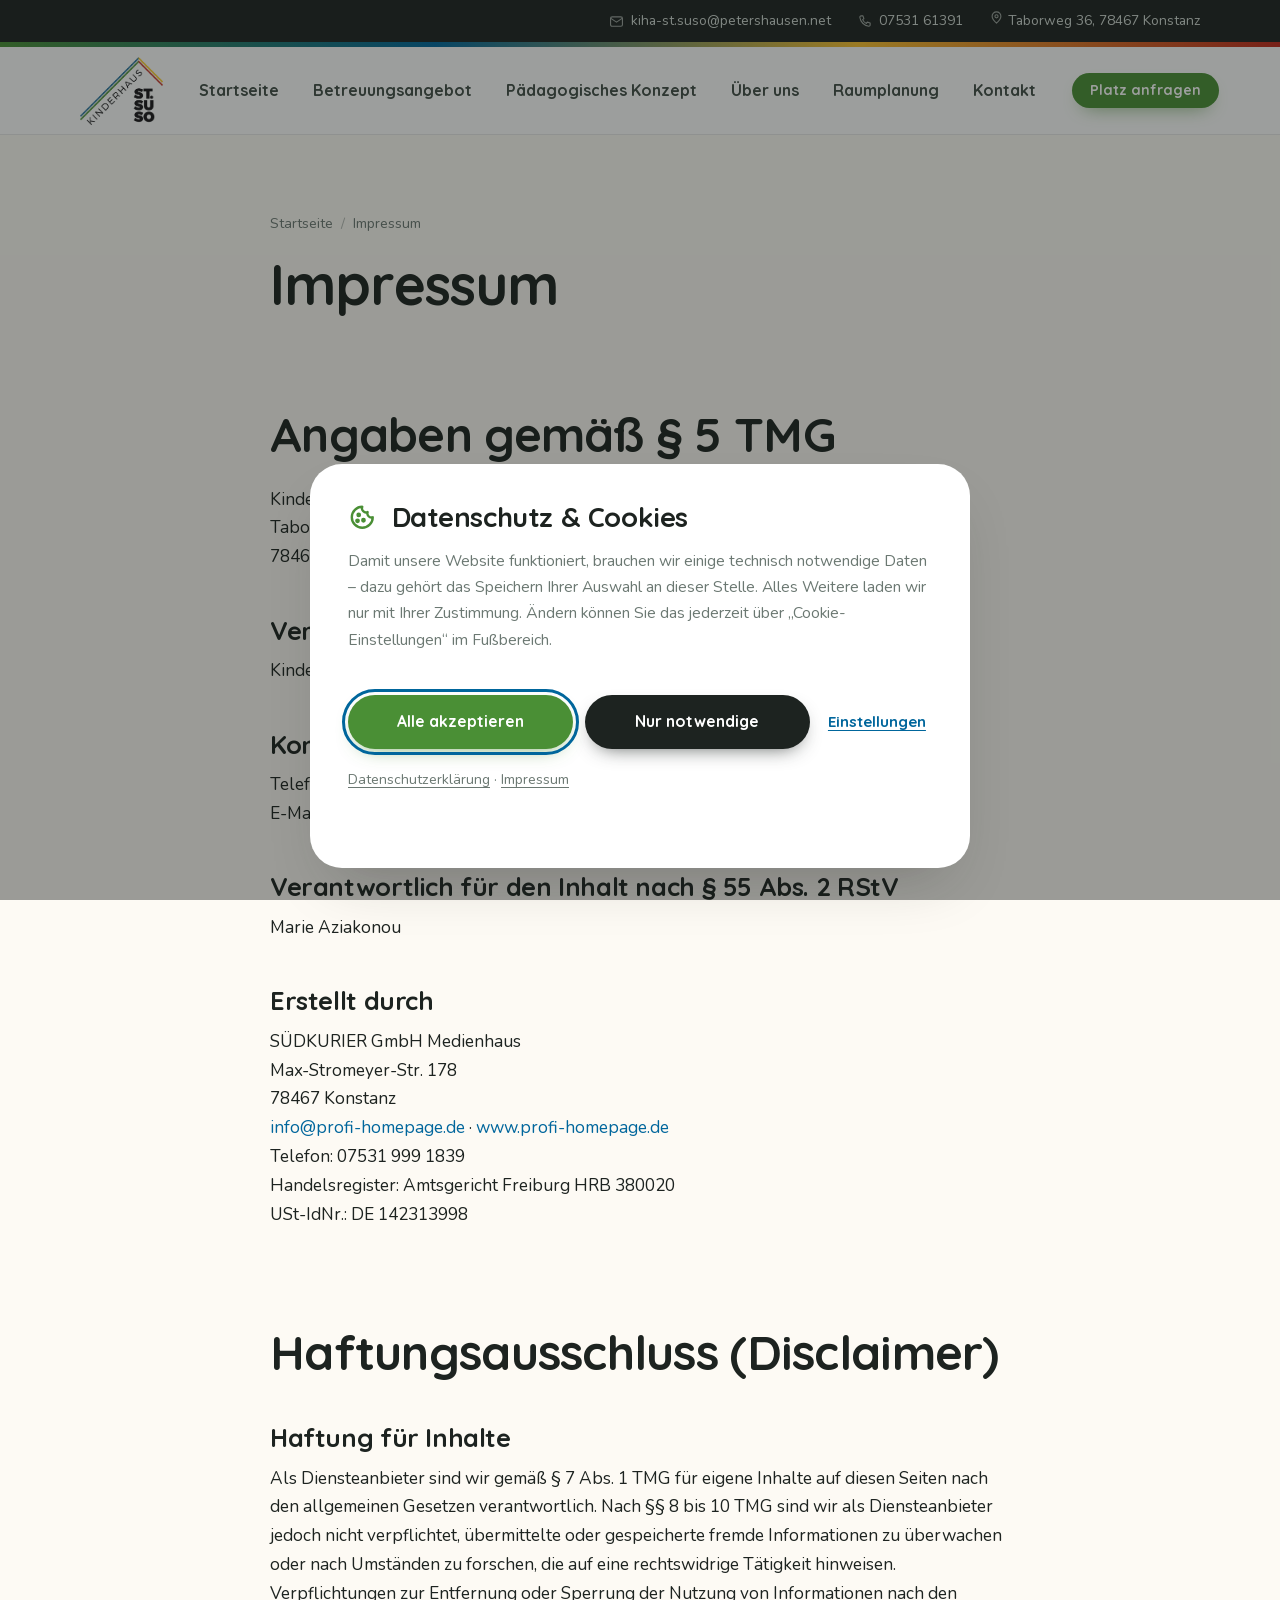
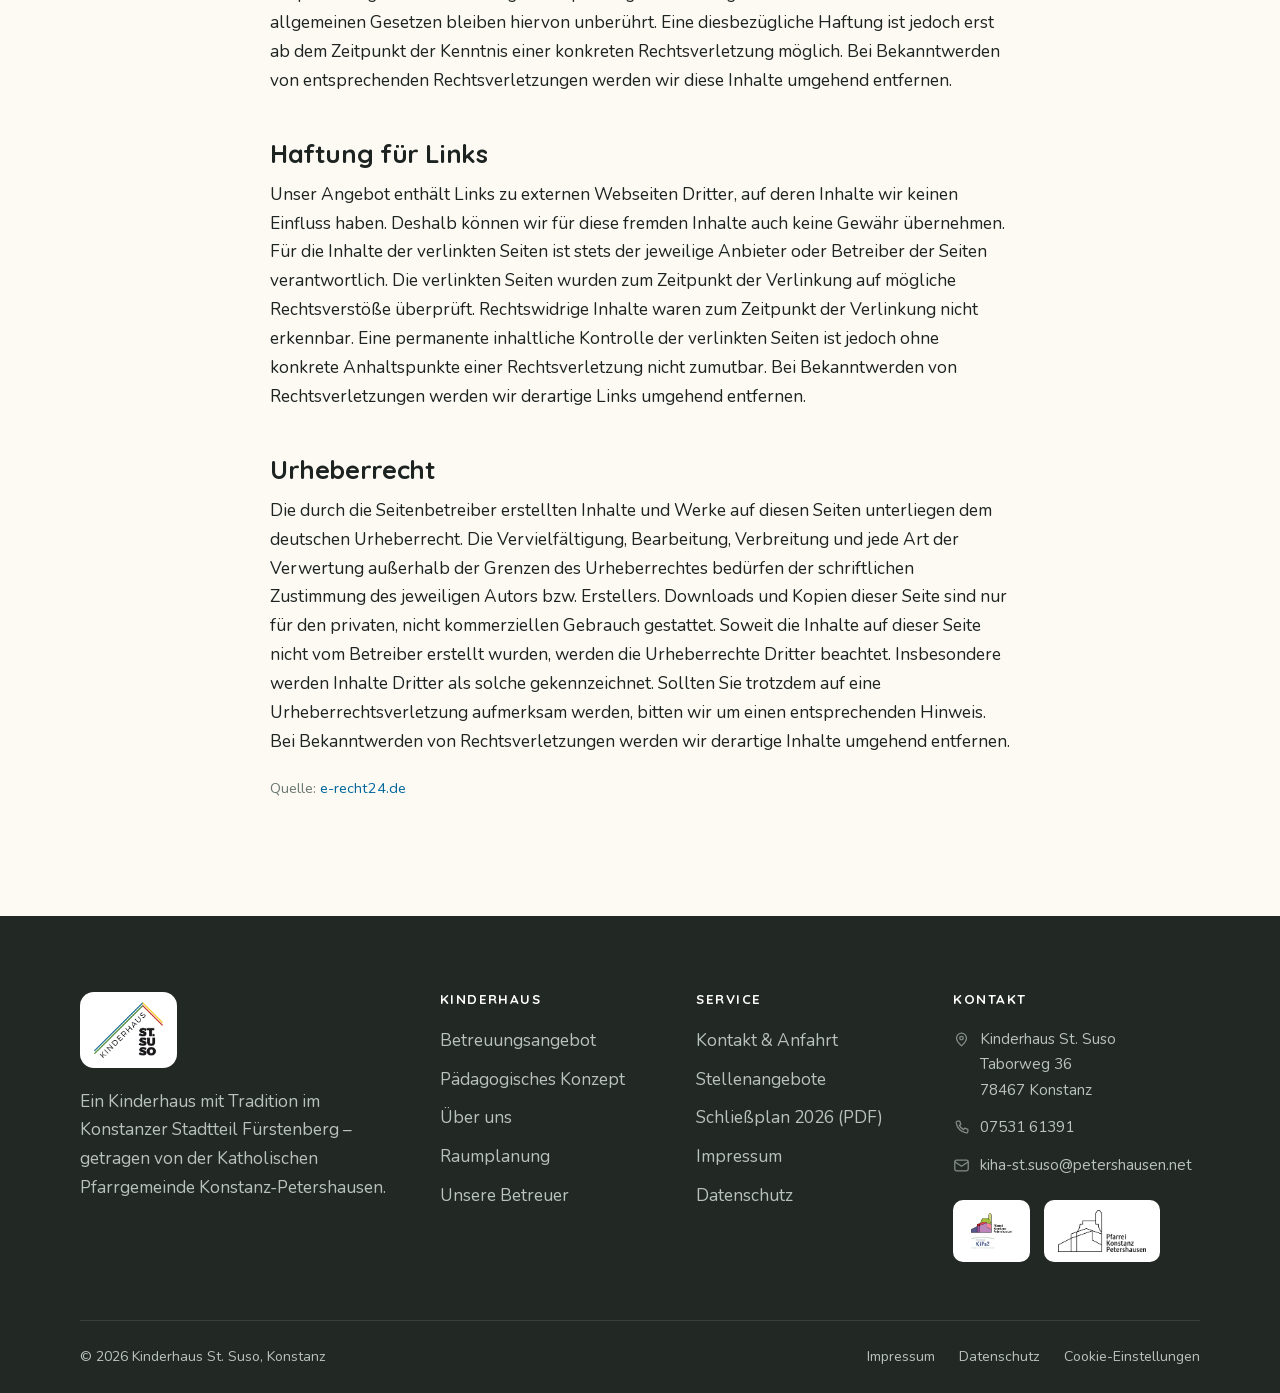
<file: impressum.html>
<!DOCTYPE html>
<html lang="de">
<head>
<meta charset="UTF-8">
<meta name="viewport" content="width=device-width, initial-scale=1">
<title>Impressum – Kinderhaus St. Suso</title>
<meta name="description" content="Impressum und Angaben gemäß § 5 TMG des Kinderhauses St. Suso in Konstanz.">
<link rel="canonical" href="https://kinderhaus.st-suso.de/impressum/">
<meta property="og:type" content="website">
<meta property="og:locale" content="de_DE">
<meta property="og:title" content="Impressum – Kinderhaus St. Suso">
<meta property="og:description" content="Impressum und Angaben gemäß § 5 TMG des Kinderhauses St. Suso in Konstanz.">
<meta property="og:image" content="assets/img/logo-kinderhaus.png">
<meta name="theme-color" content="#4a8f35">
<link rel="icon" href="assets/img/favicon-32.png" sizes="32x32">
<link rel="apple-touch-icon" href="assets/img/favicon-180.png">
<link rel="preload" as="font" type="font/woff2" href="assets/fonts/Quicksand-700-latin.woff2" crossorigin>
<link rel="preload" as="font" type="font/woff2" href="assets/fonts/Nunito-400-latin.woff2" crossorigin>
<link rel="stylesheet" href="assets/css/style.css">
</head>
<body>
<a class="skip-link" href="#main">Zum Inhalt springen</a>

<div class="topbar">
  <div class="container">
    <a href="mailto:kiha-st.suso@petershausen.net"><svg viewBox="0 0 24 24" fill="none" stroke="currentColor" stroke-width="1.8" stroke-linecap="round" stroke-linejoin="round"><rect x="2.5" y="4.5" width="19" height="15" rx="2.5"/><path d="M3 7l9 6 9-6"/></svg> kiha-st.suso@petershausen.net</a>
    <a href="tel:+49753161391"><svg viewBox="0 0 24 24" fill="none" stroke="currentColor" stroke-width="1.8" stroke-linecap="round" stroke-linejoin="round"><path d="M6.5 3h3l1.5 4.5-2 1.5a12 12 0 006 6l1.5-2L21 14.5v3a2 2 0 01-2.2 2A16.5 16.5 0 014.5 5.2 2 2 0 016.5 3z"/></svg> 07531 61391</a>
    <span class="topbar__addr"><svg viewBox="0 0 24 24" fill="none" stroke="currentColor" stroke-width="1.8" stroke-linecap="round" stroke-linejoin="round"><path d="M12 21s7-6.2 7-11a7 7 0 10-14 0c0 4.8 7 11 7 11z"/><circle cx="12" cy="10" r="2.5"/></svg> Taborweg 36, 78467 Konstanz</span>
  </div>
</div>

<header class="site-header">
  <div class="container">
    <a class="brand" href="index.html" aria-label="Kinderhaus St. Suso – zur Startseite">
      <img src="assets/img/logo-kinderhaus.png" alt="Kinderhaus St. Suso" width="415" height="338">
    </a>
    <nav class="nav" id="hauptnavigation" aria-label="Hauptnavigation">
      <a href="index.html">Startseite</a>
      <a href="betreuungsangebot.html">Betreuungsangebot</a>
      <a href="paedagogisches-konzept.html">Pädagogisches Konzept</a>
      <a href="ueber-uns.html">Über uns</a>
      <a href="raumplanung.html">Raumplanung</a>
      <a href="kontakt.html">Kontakt</a>
      <a class="btn" href="kontakt.html">Platz anfragen</a>
    </nav>
    <a class="btn btn--sm header-cta" href="kontakt.html">Platz anfragen</a>
    <button class="nav-toggle" type="button" aria-expanded="false" aria-controls="hauptnavigation" aria-label="Menü öffnen">
      <i></i><i></i><i></i>
    </button>
  </div>
</header>

<main id="main">

  <section class="page-hero">
    <div class="container container--narrow">
      <nav class="breadcrumb" aria-label="Brotkrumennavigation">
        <a href="index.html">Startseite</a><span aria-hidden="true">/</span><span>Impressum</span>
      </nav>
      <h1>Impressum</h1>
    </div>
  </section>

  <section class="section" style="padding-top:0">
    <div class="container container--narrow prose">
      <h2>Angaben gemäß § 5 TMG</h2>
      <p>
        Kinderhaus St. Suso<br>
        Taborweg 36<br>
        78467 Konstanz
      </p>
      <h3>Vertreten durch</h3>
      <p>Kinderhausleitung: Kevin Heuer</p>
      <h3>Kontakt</h3>
      <p>
        Telefon: <a href="tel:+49753161391">07531 61391</a><br>
        E-Mail: <a href="mailto:kiha-st.suso@petershausen.net">kiha-st.suso@petershausen.net</a>
      </p>
      <h3>Verantwortlich für den Inhalt nach § 55 Abs. 2 RStV</h3>
      <p>Marie Aziakonou</p>
      <h3>Erstellt durch</h3>
      <p>
        SÜDKURIER GmbH Medienhaus<br>
        Max-Stromeyer-Str. 178<br>
        78467 Konstanz<br>
        <a href="mailto:info@profi-homepage.de">info@profi-homepage.de</a> ·
        <a href="https://www.profi-homepage.de" target="_blank" rel="noopener noreferrer">www.profi-homepage.de</a><br>
        Telefon: 07531 999 1839<br>
        Handelsregister: Amtsgericht Freiburg HRB 380020<br>
        USt-IdNr.: DE 142313998
      </p>

      <h2>Haftungsausschluss (Disclaimer)</h2>
      <h3>Haftung für Inhalte</h3>
      <p>Als Diensteanbieter sind wir gemäß § 7 Abs. 1 TMG für eigene Inhalte auf diesen Seiten nach den allgemeinen Gesetzen verantwortlich. Nach §§ 8 bis 10 TMG sind wir als Diensteanbieter jedoch nicht verpflichtet, übermittelte oder gespeicherte fremde Informationen zu überwachen oder nach Umständen zu forschen, die auf eine rechtswidrige Tätigkeit hinweisen. Verpflichtungen zur Entfernung oder Sperrung der Nutzung von Informationen nach den allgemeinen Gesetzen bleiben hiervon unberührt. Eine diesbezügliche Haftung ist jedoch erst ab dem Zeitpunkt der Kenntnis einer konkreten Rechtsverletzung möglich. Bei Bekanntwerden von entsprechenden Rechtsverletzungen werden wir diese Inhalte umgehend entfernen.</p>
      <h3>Haftung für Links</h3>
      <p>Unser Angebot enthält Links zu externen Webseiten Dritter, auf deren Inhalte wir keinen Einfluss haben. Deshalb können wir für diese fremden Inhalte auch keine Gewähr übernehmen. Für die Inhalte der verlinkten Seiten ist stets der jeweilige Anbieter oder Betreiber der Seiten verantwortlich. Die verlinkten Seiten wurden zum Zeitpunkt der Verlinkung auf mögliche Rechtsverstöße überprüft. Rechtswidrige Inhalte waren zum Zeitpunkt der Verlinkung nicht erkennbar. Eine permanente inhaltliche Kontrolle der verlinkten Seiten ist jedoch ohne konkrete Anhaltspunkte einer Rechtsverletzung nicht zumutbar. Bei Bekanntwerden von Rechtsverletzungen werden wir derartige Links umgehend entfernen.</p>
      <h3>Urheberrecht</h3>
      <p>Die durch die Seitenbetreiber erstellten Inhalte und Werke auf diesen Seiten unterliegen dem deutschen Urheberrecht. Die Vervielfältigung, Bearbeitung, Verbreitung und jede Art der Verwertung außerhalb der Grenzen des Urheberrechtes bedürfen der schriftlichen Zustimmung des jeweiligen Autors bzw. Erstellers. Downloads und Kopien dieser Seite sind nur für den privaten, nicht kommerziellen Gebrauch gestattet. Soweit die Inhalte auf dieser Seite nicht vom Betreiber erstellt wurden, werden die Urheberrechte Dritter beachtet. Insbesondere werden Inhalte Dritter als solche gekennzeichnet. Sollten Sie trotzdem auf eine Urheberrechtsverletzung aufmerksam werden, bitten wir um einen entsprechenden Hinweis. Bei Bekanntwerden von Rechtsverletzungen werden wir derartige Inhalte umgehend entfernen.</p>
      <p style="color:var(--muted);font-size:.92rem">Quelle: <a href="https://www.e-recht24.de" target="_blank" rel="noopener noreferrer">e-recht24.de</a></p>
    </div>
  </section>

</main>

<footer class="site-footer">
  <div class="container">
    <div class="footer-grid">
      <div class="footer-brand">
        <img src="assets/img/logo-kinderhaus.png" alt="Kinderhaus St. Suso" loading="lazy">
        <p>Ein Kinderhaus mit Tradition im Konstanzer Stadtteil Fürstenberg – getragen von der Katholischen Pfarrgemeinde Konstanz-Petershausen.</p>
      </div>
      <div>
        <h4>Kinderhaus</h4>
        <ul class="footer-links">
          <li><a href="betreuungsangebot.html">Betreuungsangebot</a></li>
          <li><a href="paedagogisches-konzept.html">Pädagogisches Konzept</a></li>
          <li><a href="ueber-uns.html">Über uns</a></li>
          <li><a href="raumplanung.html">Raumplanung</a></li>
          <li><a href="index.html#betreuer">Unsere Betreuer</a></li>
        </ul>
      </div>
      <div>
        <h4>Service</h4>
        <ul class="footer-links">
          <li><a href="kontakt.html">Kontakt &amp; Anfahrt</a></li>
          <li><a href="ueber-uns.html#stellen">Stellenangebote</a></li>
          <li><a href="assets/downloads/Schliessplan-2026.pdf" target="_blank" rel="noopener">Schließplan 2026 (PDF)</a></li>
          <li><a href="impressum.html">Impressum</a></li>
          <li><a href="datenschutz.html">Datenschutz</a></li>
        </ul>
      </div>
      <div>
        <h4>Kontakt</h4>
        <ul class="footer-contact">
          <li><svg viewBox="0 0 24 24" fill="none" stroke="currentColor" stroke-width="1.8" stroke-linecap="round" stroke-linejoin="round"><path d="M12 21s7-6.2 7-11a7 7 0 10-14 0c0 4.8 7 11 7 11z"/><circle cx="12" cy="10" r="2.5"/></svg><span>Kinderhaus St. Suso<br>Taborweg 36<br>78467 Konstanz</span></li>
          <li><svg viewBox="0 0 24 24" fill="none" stroke="currentColor" stroke-width="1.8" stroke-linecap="round" stroke-linejoin="round"><path d="M6.5 3h3l1.5 4.5-2 1.5a12 12 0 006 6l1.5-2L21 14.5v3a2 2 0 01-2.2 2A16.5 16.5 0 014.5 5.2 2 2 0 016.5 3z"/></svg><a href="tel:+49753161391">07531 61391</a></li>
          <li><svg viewBox="0 0 24 24" fill="none" stroke="currentColor" stroke-width="1.8" stroke-linecap="round" stroke-linejoin="round"><rect x="2.5" y="4.5" width="19" height="15" rx="2.5"/><path d="M3 7l9 6 9-6"/></svg><a href="mailto:kiha-st.suso@petershausen.net">kiha-st.suso@petershausen.net</a></li>
        </ul>
        <div class="footer-partner" style="margin-top:22px">
          <img src="assets/img/logo-kifaz.jpg" alt="Pfarrei Konstanz-Petershausen und Konstanzer Kinder- und Familienzentrum KiFaZ" loading="lazy">
          <img src="assets/img/logo-pfarrei.png" alt="Katholische Pfarrgemeinde Konstanz-Petershausen" loading="lazy">
        </div>
      </div>
    </div>
    <div class="footer-bottom">
      <p style="margin:0">© <span data-year>2026</span> Kinderhaus St. Suso, Konstanz</p>
      <nav aria-label="Rechtliches">
        <a href="impressum.html">Impressum</a>
        <a href="datenschutz.html">Datenschutz</a>
        <a href="datenschutz.html#einwilligung" data-cookie-settings>Cookie-Einstellungen</a>
      </nav>
    </div>
  </div>
</footer>

<script src="assets/js/main.js" defer></script>
</body>
</html>
</file>
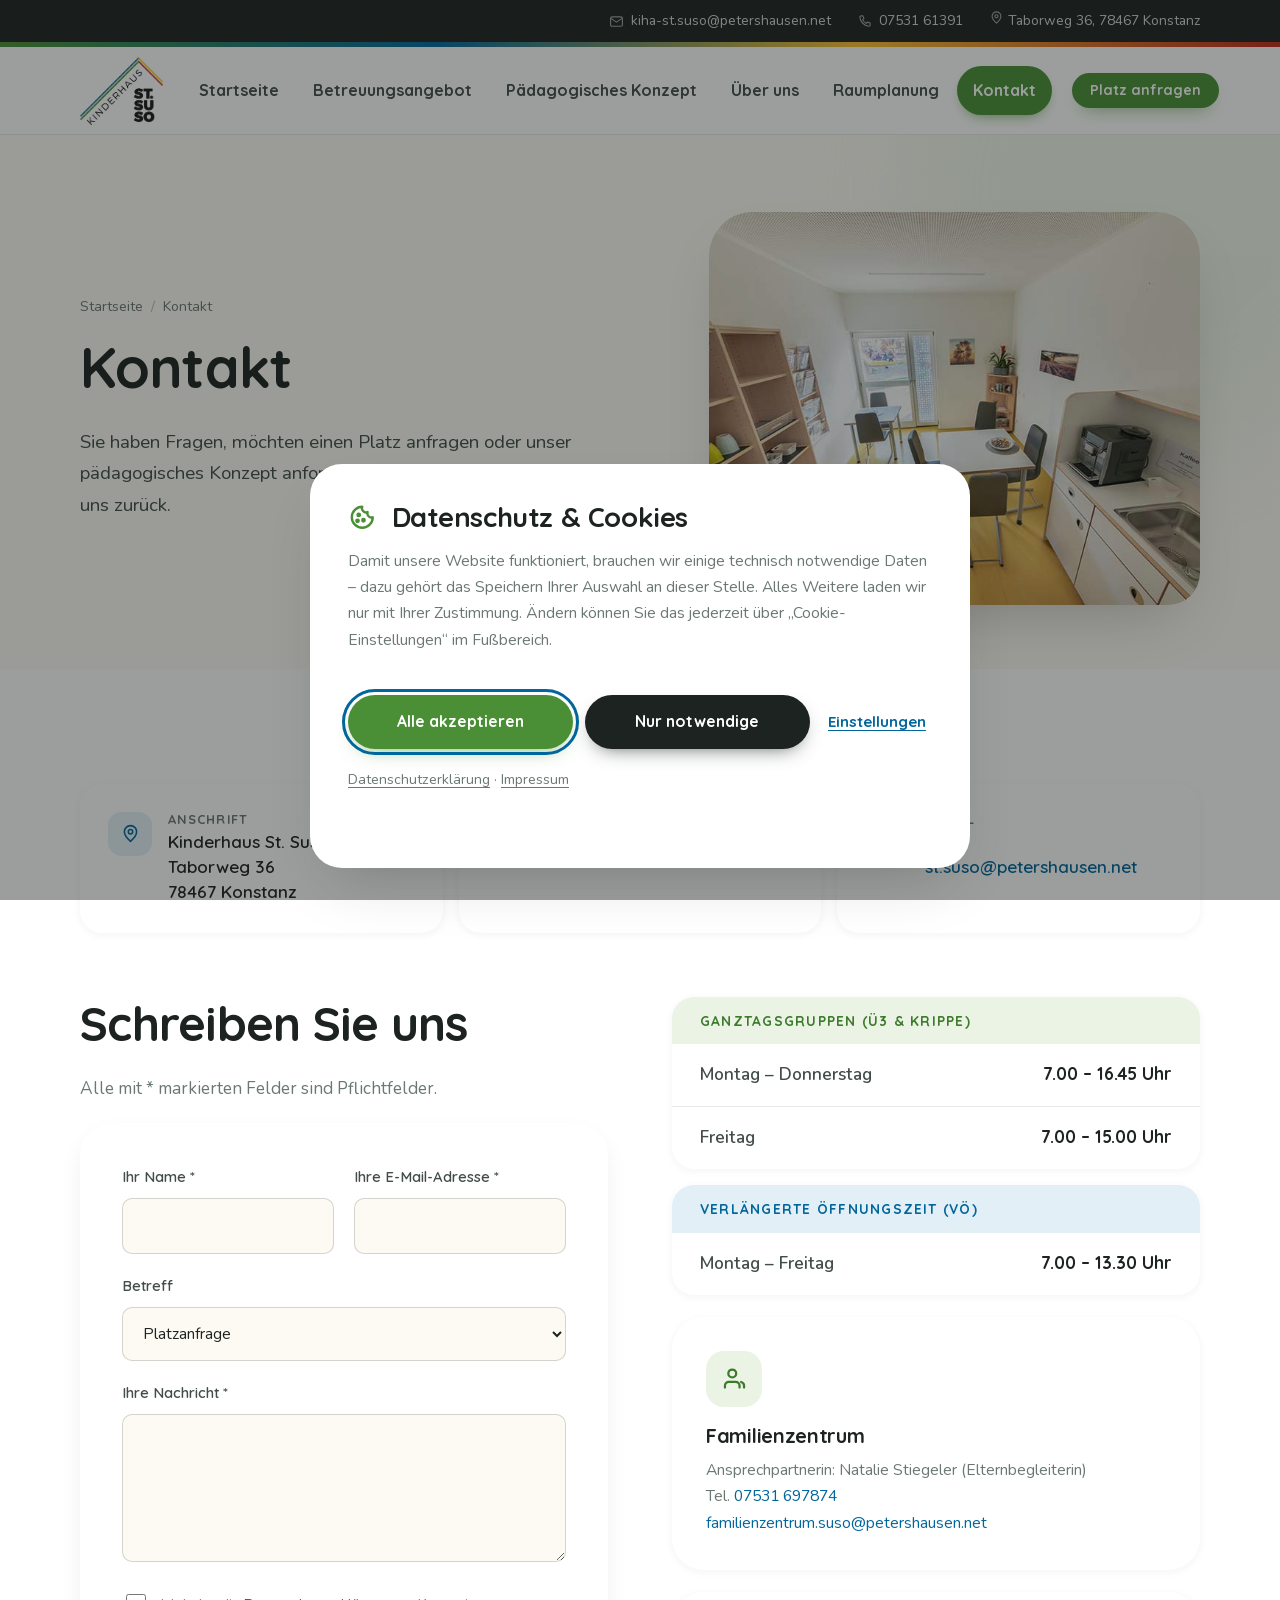
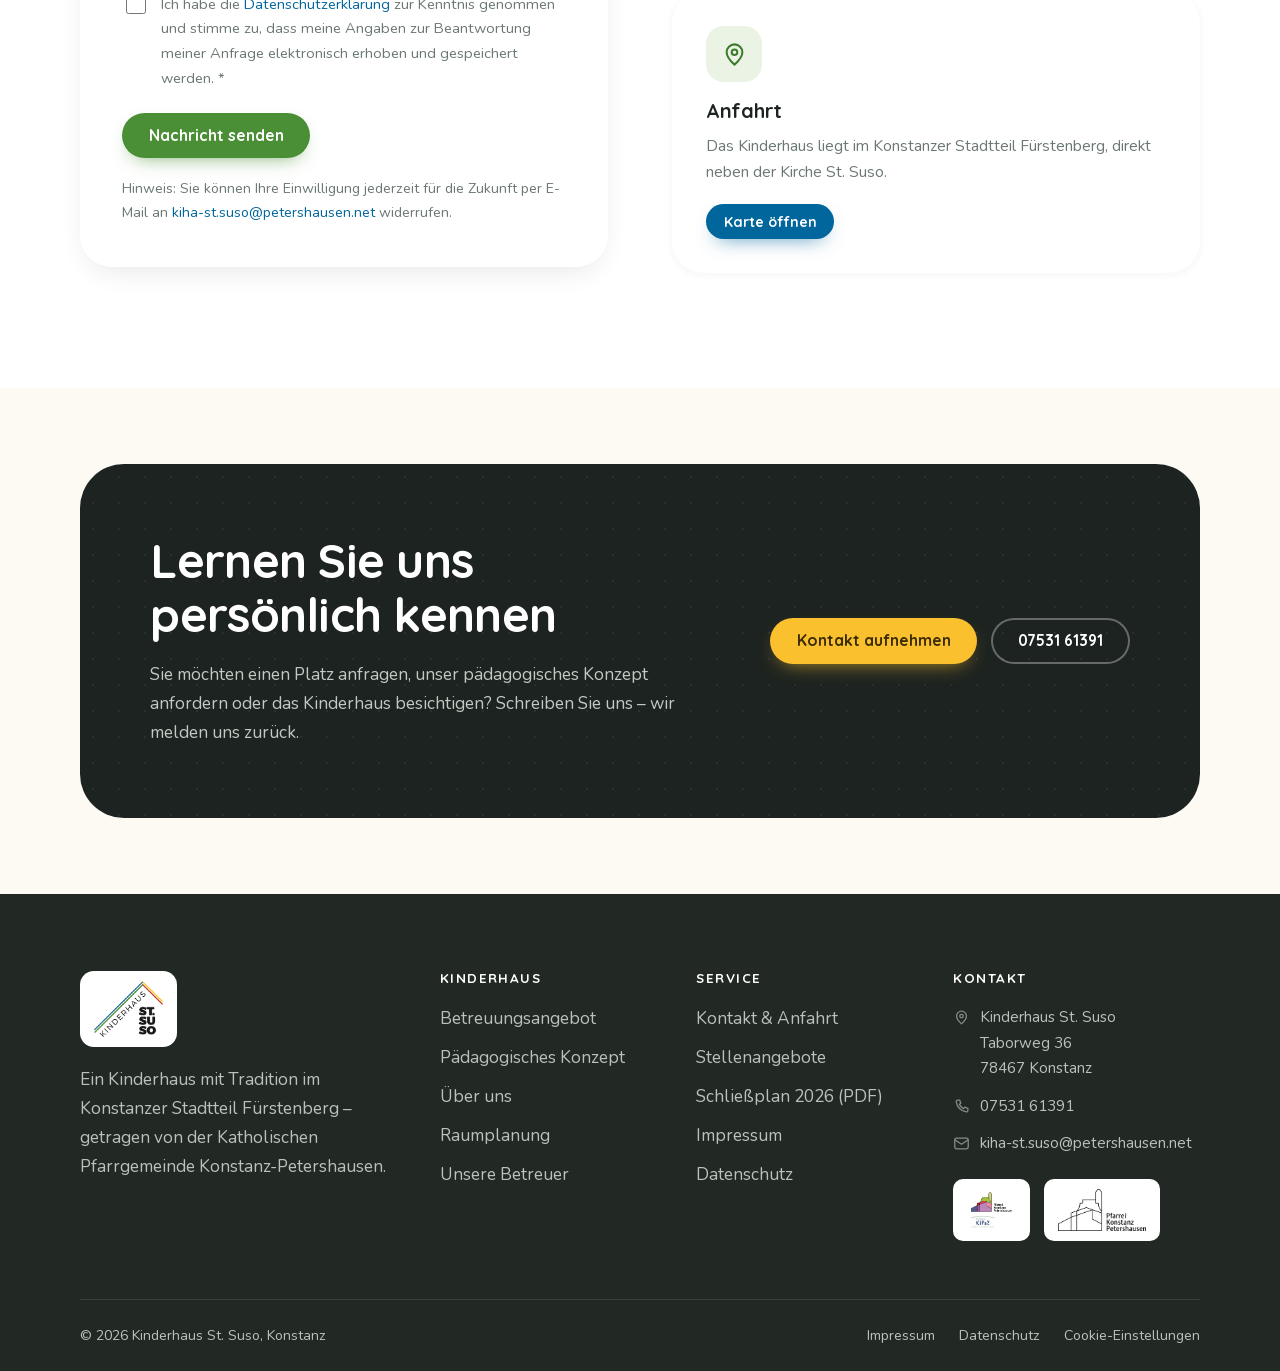
<file: kontakt.html>
<!DOCTYPE html>
<html lang="de">
<head>
<meta charset="UTF-8">
<meta name="viewport" content="width=device-width, initial-scale=1">
<title>Kontakt &amp; Anfahrt – Kinderhaus St. Suso Konstanz</title>
<meta name="description" content="Kontaktformular, Öffnungszeiten, Telefonnummer und Anfahrt zum Kinderhaus St. Suso im Taborweg 36 in Konstanz.">
<link rel="canonical" href="https://kinderhaus.st-suso.de/kontakt/">
<meta property="og:type" content="website">
<meta property="og:locale" content="de_DE">
<meta property="og:title" content="Kontakt &amp; Anfahrt – Kinderhaus St. Suso Konstanz">
<meta property="og:description" content="Kontaktformular, Öffnungszeiten, Telefonnummer und Anfahrt zum Kinderhaus St. Suso im Taborweg 36 in Konstanz.">
<meta property="og:image" content="assets/img/raum-04.jpg">
<meta name="theme-color" content="#4a8f35">
<link rel="icon" href="assets/img/favicon-32.png" sizes="32x32">
<link rel="apple-touch-icon" href="assets/img/favicon-180.png">
<link rel="preload" as="font" type="font/woff2" href="assets/fonts/Quicksand-700-latin.woff2" crossorigin>
<link rel="preload" as="font" type="font/woff2" href="assets/fonts/Nunito-400-latin.woff2" crossorigin>
<link rel="stylesheet" href="assets/css/style.css">
</head>
<body>
<a class="skip-link" href="#main">Zum Inhalt springen</a>

<div class="topbar">
  <div class="container">
    <a href="mailto:kiha-st.suso@petershausen.net"><svg viewBox="0 0 24 24" fill="none" stroke="currentColor" stroke-width="1.8" stroke-linecap="round" stroke-linejoin="round"><rect x="2.5" y="4.5" width="19" height="15" rx="2.5"/><path d="M3 7l9 6 9-6"/></svg> kiha-st.suso@petershausen.net</a>
    <a href="tel:+49753161391"><svg viewBox="0 0 24 24" fill="none" stroke="currentColor" stroke-width="1.8" stroke-linecap="round" stroke-linejoin="round"><path d="M6.5 3h3l1.5 4.5-2 1.5a12 12 0 006 6l1.5-2L21 14.5v3a2 2 0 01-2.2 2A16.5 16.5 0 014.5 5.2 2 2 0 016.5 3z"/></svg> 07531 61391</a>
    <span class="topbar__addr"><svg viewBox="0 0 24 24" fill="none" stroke="currentColor" stroke-width="1.8" stroke-linecap="round" stroke-linejoin="round"><path d="M12 21s7-6.2 7-11a7 7 0 10-14 0c0 4.8 7 11 7 11z"/><circle cx="12" cy="10" r="2.5"/></svg> Taborweg 36, 78467 Konstanz</span>
  </div>
</div>

<header class="site-header">
  <div class="container">
    <a class="brand" href="index.html" aria-label="Kinderhaus St. Suso – zur Startseite">
      <img src="assets/img/logo-kinderhaus.png" alt="Kinderhaus St. Suso" width="415" height="338">
    </a>
    <nav class="nav" id="hauptnavigation" aria-label="Hauptnavigation">
      <a href="index.html">Startseite</a>
      <a href="betreuungsangebot.html">Betreuungsangebot</a>
      <a href="paedagogisches-konzept.html">Pädagogisches Konzept</a>
      <a href="ueber-uns.html">Über uns</a>
      <a href="raumplanung.html">Raumplanung</a>
      <a href="kontakt.html" aria-current="page">Kontakt</a>
      <a class="btn" href="kontakt.html">Platz anfragen</a>
    </nav>
    <a class="btn btn--sm header-cta" href="kontakt.html">Platz anfragen</a>
    <button class="nav-toggle" type="button" aria-expanded="false" aria-controls="hauptnavigation" aria-label="Menü öffnen">
      <i></i><i></i><i></i>
    </button>
  </div>
</header>

<main id="main">

  <section class="page-hero">
    <span class="blob blob--1" aria-hidden="true"></span>
    <div class="container">
      <div class="page-hero__grid">
        <div>
          <nav class="breadcrumb" aria-label="Brotkrumennavigation">
            <a href="index.html">Startseite</a><span aria-hidden="true">/</span><span>Kontakt</span>
          </nav>
          <h1>Kontakt</h1>
          <p>Sie haben Fragen, möchten einen Platz anfragen oder unser pädagogisches Konzept anfordern? Schreiben Sie uns – wir melden uns zurück.</p>
        </div>
        <div class="page-hero__media">
          <img src="assets/img/raum-04.jpg" alt="Bistrobereich des Kinderhauses mit Küchenzeile" loading="eager">
        </div>
      </div>
    </div>
  </section>

  <section class="section section--white">
    <div class="container">
      <div class="contact-tiles reveal">
        <div class="tile">
          <div class="tile__icon"><svg viewBox="0 0 24 24" fill="none" stroke="currentColor" stroke-width="1.8" stroke-linecap="round" stroke-linejoin="round"><path d="M12 21s7-6.2 7-11a7 7 0 10-14 0c0 4.8 7 11 7 11z"/><circle cx="12" cy="10" r="2.5"/></svg></div>
          <div><h4>Anschrift</h4><p>Kinderhaus St. Suso<br>Taborweg 36<br>78467 Konstanz</p></div>
        </div>
        <div class="tile">
          <div class="tile__icon"><svg viewBox="0 0 24 24" fill="none" stroke="currentColor" stroke-width="1.8" stroke-linecap="round" stroke-linejoin="round"><path d="M6.5 3h3l1.5 4.5-2 1.5a12 12 0 006 6l1.5-2L21 14.5v3a2 2 0 01-2.2 2A16.5 16.5 0 014.5 5.2 2 2 0 016.5 3z"/></svg></div>
          <div><h4>Telefon</h4><p><a href="tel:+49753161391">07531 61391</a></p></div>
        </div>
        <div class="tile">
          <div class="tile__icon"><svg viewBox="0 0 24 24" fill="none" stroke="currentColor" stroke-width="1.8" stroke-linecap="round" stroke-linejoin="round"><rect x="2.5" y="4.5" width="19" height="15" rx="2.5"/><path d="M3 7l9 6 9-6"/></svg></div>
          <div><h4>E-Mail</h4><p><a href="mailto:kiha-st.suso@petershausen.net">kiha-st.suso@petershausen.net</a></p></div>
        </div>
      </div>

      <div class="split" style="margin-top:clamp(40px,5vw,64px);align-items:start">
        <div class="reveal">
          <h2>Schreiben Sie uns</h2>
          <p style="color:var(--muted)">Alle mit * markierten Felder sind Pflichtfelder.</p>
          <!-- Das Formular öffnet Ihr E-Mail-Programm mit vorausgefüllter Nachricht.
               Für einen serverseitigen Versand kann action/method auf ein Backend
               (z. B. das WordPress-Kontaktformular) umgestellt werden. -->
          <form class="form-card" data-mailto="kiha-st.suso@petershausen.net" novalidate>
            <div class="field-row">
              <div class="field">
                <label for="name">Ihr Name *</label>
                <input type="text" id="name" name="name" autocomplete="name" required>
              </div>
              <div class="field">
                <label for="email">Ihre E-Mail-Adresse *</label>
                <input type="email" id="email" name="email" autocomplete="email" required>
              </div>
            </div>
            <div class="field">
              <label for="betreff">Betreff</label>
              <select id="betreff" name="betreff">
                <option>Platzanfrage</option>
                <option>Infomaterial</option>
                <option>Pädagogisches Konzept anfordern</option>
                <option>Ihre Bewerbung</option>
                <option>Sonstiges</option>
              </select>
            </div>
            <div class="field">
              <label for="nachricht">Ihre Nachricht *</label>
              <textarea id="nachricht" name="nachricht" required></textarea>
            </div>
            <label class="check">
              <input type="checkbox" id="datenschutz" name="datenschutz" required>
              <span>Ich habe die <a href="datenschutz.html">Datenschutzerklärung</a> zur Kenntnis genommen und stimme zu, dass meine Angaben zur Beantwortung meiner Anfrage elektronisch erhoben und gespeichert werden. *</span>
            </label>
            <button class="btn" type="submit">Nachricht senden</button>
            <p style="margin-top:1.2rem;font-size:.88rem;color:var(--muted)">
              Hinweis: Sie können Ihre Einwilligung jederzeit für die Zukunft per E-Mail an
              <a href="mailto:kiha-st.suso@petershausen.net">kiha-st.suso@petershausen.net</a> widerrufen.
            </p>
          </form>
        </div>

        <div class="reveal">
          <div class="hours">
            <h4>Ganztagsgruppen (Ü3 &amp; Krippe)</h4>
            <div class="hours__row"><dt>Montag – Donnerstag</dt><dd>7.00 – 16.45 Uhr</dd></div>
            <div class="hours__row"><dt>Freitag</dt><dd>7.00 – 15.00 Uhr</dd></div>
          </div>
          <div class="hours hours--blue" style="margin-top:16px">
            <h4>Verlängerte Öffnungszeit (VÖ)</h4>
            <div class="hours__row"><dt>Montag – Freitag</dt><dd>7.00 – 13.30 Uhr</dd></div>
          </div>

          <div class="icard reveal" style="margin-top:22px">
            <div class="icard__icon"><svg viewBox="0 0 24 24" fill="none" stroke="currentColor" stroke-width="2" stroke-linecap="round" stroke-linejoin="round"><path d="M16.5 20v-1.6a3.4 3.4 0 00-3.4-3.4H6.9A3.4 3.4 0 003.5 18.4V20"/><circle cx="10" cy="7.5" r="3.5"/><path d="M20.5 20v-1.6a3.4 3.4 0 00-2.6-3.3"/></svg></div>
            <h3>Familienzentrum</h3>
            <p>
              Ansprechpartnerin: Natalie Stiegeler (Elternbegleiterin)<br>
              Tel. <a href="tel:+497531697874">07531 697874</a><br>
              <a href="mailto:familienzentrum.suso@petershausen.net">familienzentrum.suso@petershausen.net</a>
            </p>
          </div>

          <div class="icard reveal" style="margin-top:22px">
            <div class="icard__icon icard__icon"><svg viewBox="0 0 24 24" fill="none" stroke="currentColor" stroke-width="1.8" stroke-linecap="round" stroke-linejoin="round"><path d="M12 21s7-6.2 7-11a7 7 0 10-14 0c0 4.8 7 11 7 11z"/><circle cx="12" cy="10" r="2.5"/></svg></div>
            <h3>Anfahrt</h3>
            <p>Das Kinderhaus liegt im Konstanzer Stadtteil Fürstenberg, direkt neben der Kirche St. Suso.</p>
            <div class="btn-row" style="margin-top:1.2rem">
              <a class="btn btn--sm btn--blue" href="https://www.openstreetmap.org/?mlat=47.6829&amp;mlon=9.1583#map=17/47.6829/9.1583" target="_blank" rel="noopener noreferrer">Karte öffnen</a>
            </div>
          </div>
        </div>
      </div>
    </div>
  </section>

  <section class="section section--tight">
    <div class="container">
      <div class="cta-band reveal">
        <div>
          <h2>Lernen Sie uns persönlich kennen</h2>
          <p>Sie möchten einen Platz anfragen, unser pädagogisches Konzept anfordern oder das Kinderhaus besichtigen? Schreiben Sie uns – wir melden uns zurück.</p>
        </div>
        <div class="btn-row" style="justify-content:flex-end">
          <a class="btn btn--yellow" href="kontakt.html">Kontakt aufnehmen</a>
          <a class="btn btn--ghost" href="tel:+49753161391">07531 61391</a>
        </div>
      </div>
    </div>
  </section>

</main>

<footer class="site-footer">
  <div class="container">
    <div class="footer-grid">
      <div class="footer-brand">
        <img src="assets/img/logo-kinderhaus.png" alt="Kinderhaus St. Suso" loading="lazy">
        <p>Ein Kinderhaus mit Tradition im Konstanzer Stadtteil Fürstenberg – getragen von der Katholischen Pfarrgemeinde Konstanz-Petershausen.</p>
      </div>
      <div>
        <h4>Kinderhaus</h4>
        <ul class="footer-links">
          <li><a href="betreuungsangebot.html">Betreuungsangebot</a></li>
          <li><a href="paedagogisches-konzept.html">Pädagogisches Konzept</a></li>
          <li><a href="ueber-uns.html">Über uns</a></li>
          <li><a href="raumplanung.html">Raumplanung</a></li>
          <li><a href="index.html#betreuer">Unsere Betreuer</a></li>
        </ul>
      </div>
      <div>
        <h4>Service</h4>
        <ul class="footer-links">
          <li><a href="kontakt.html">Kontakt &amp; Anfahrt</a></li>
          <li><a href="ueber-uns.html#stellen">Stellenangebote</a></li>
          <li><a href="assets/downloads/Schliessplan-2026.pdf" target="_blank" rel="noopener">Schließplan 2026 (PDF)</a></li>
          <li><a href="impressum.html">Impressum</a></li>
          <li><a href="datenschutz.html">Datenschutz</a></li>
        </ul>
      </div>
      <div>
        <h4>Kontakt</h4>
        <ul class="footer-contact">
          <li><svg viewBox="0 0 24 24" fill="none" stroke="currentColor" stroke-width="1.8" stroke-linecap="round" stroke-linejoin="round"><path d="M12 21s7-6.2 7-11a7 7 0 10-14 0c0 4.8 7 11 7 11z"/><circle cx="12" cy="10" r="2.5"/></svg><span>Kinderhaus St. Suso<br>Taborweg 36<br>78467 Konstanz</span></li>
          <li><svg viewBox="0 0 24 24" fill="none" stroke="currentColor" stroke-width="1.8" stroke-linecap="round" stroke-linejoin="round"><path d="M6.5 3h3l1.5 4.5-2 1.5a12 12 0 006 6l1.5-2L21 14.5v3a2 2 0 01-2.2 2A16.5 16.5 0 014.5 5.2 2 2 0 016.5 3z"/></svg><a href="tel:+49753161391">07531 61391</a></li>
          <li><svg viewBox="0 0 24 24" fill="none" stroke="currentColor" stroke-width="1.8" stroke-linecap="round" stroke-linejoin="round"><rect x="2.5" y="4.5" width="19" height="15" rx="2.5"/><path d="M3 7l9 6 9-6"/></svg><a href="mailto:kiha-st.suso@petershausen.net">kiha-st.suso@petershausen.net</a></li>
        </ul>
        <div class="footer-partner" style="margin-top:22px">
          <img src="assets/img/logo-kifaz.jpg" alt="Pfarrei Konstanz-Petershausen und Konstanzer Kinder- und Familienzentrum KiFaZ" loading="lazy">
          <img src="assets/img/logo-pfarrei.png" alt="Katholische Pfarrgemeinde Konstanz-Petershausen" loading="lazy">
        </div>
      </div>
    </div>
    <div class="footer-bottom">
      <p style="margin:0">© <span data-year>2026</span> Kinderhaus St. Suso, Konstanz</p>
      <nav aria-label="Rechtliches">
        <a href="impressum.html">Impressum</a>
        <a href="datenschutz.html">Datenschutz</a>
        <a href="datenschutz.html#einwilligung" data-cookie-settings>Cookie-Einstellungen</a>
      </nav>
    </div>
  </div>
</footer>

<script src="assets/js/main.js" defer></script>
</body>
</html>
</file>
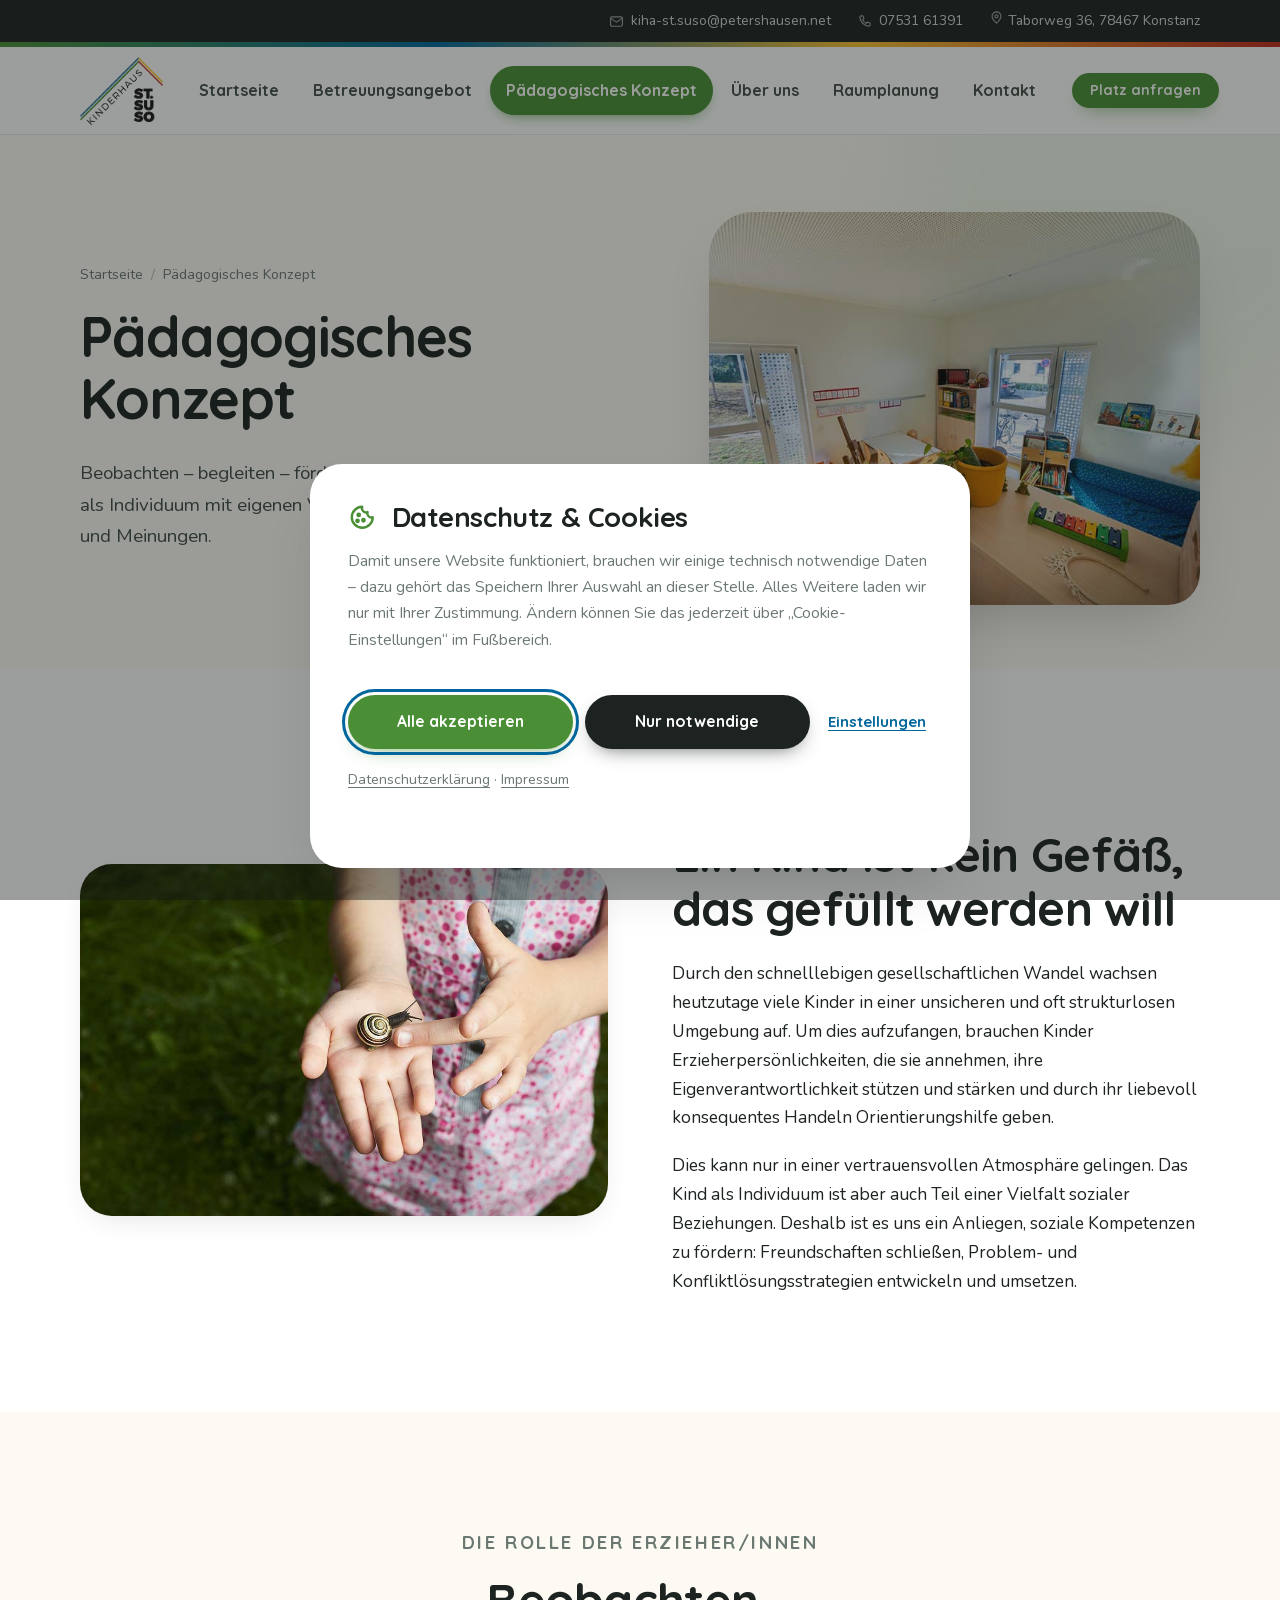
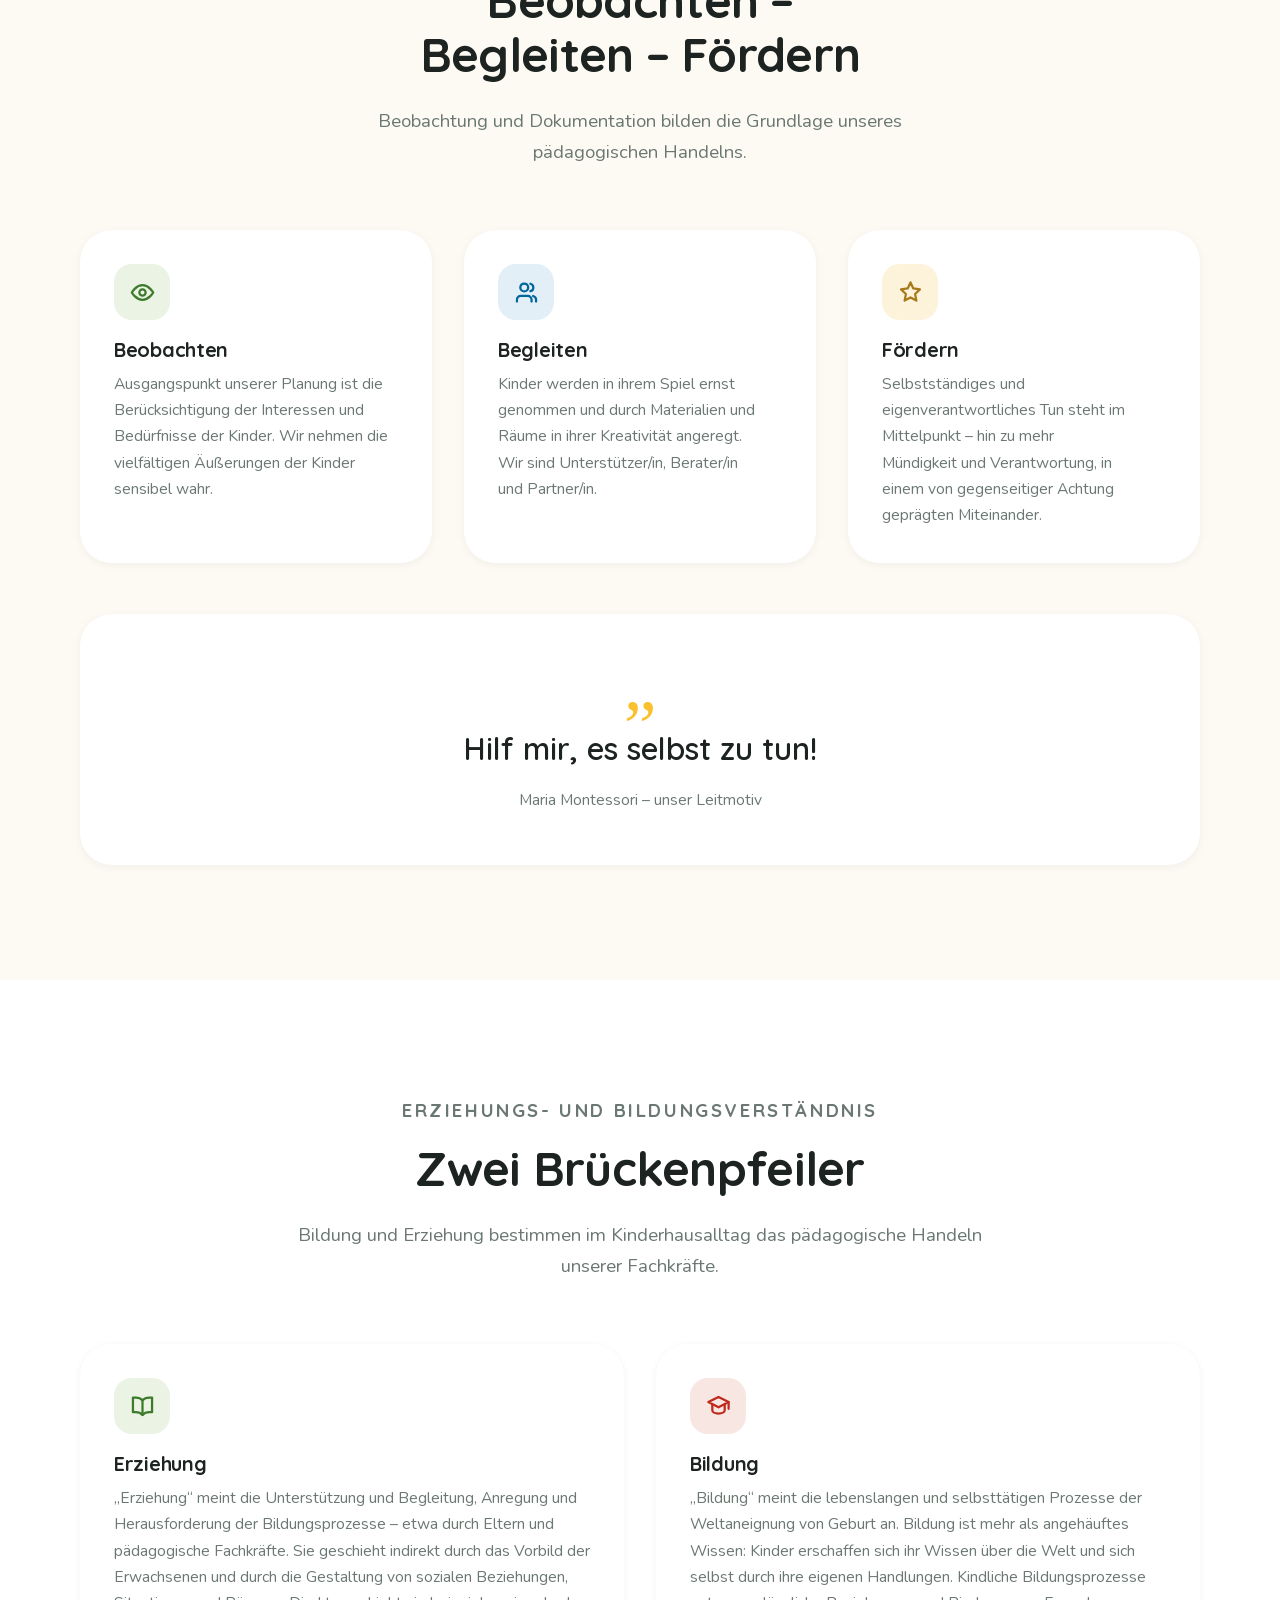
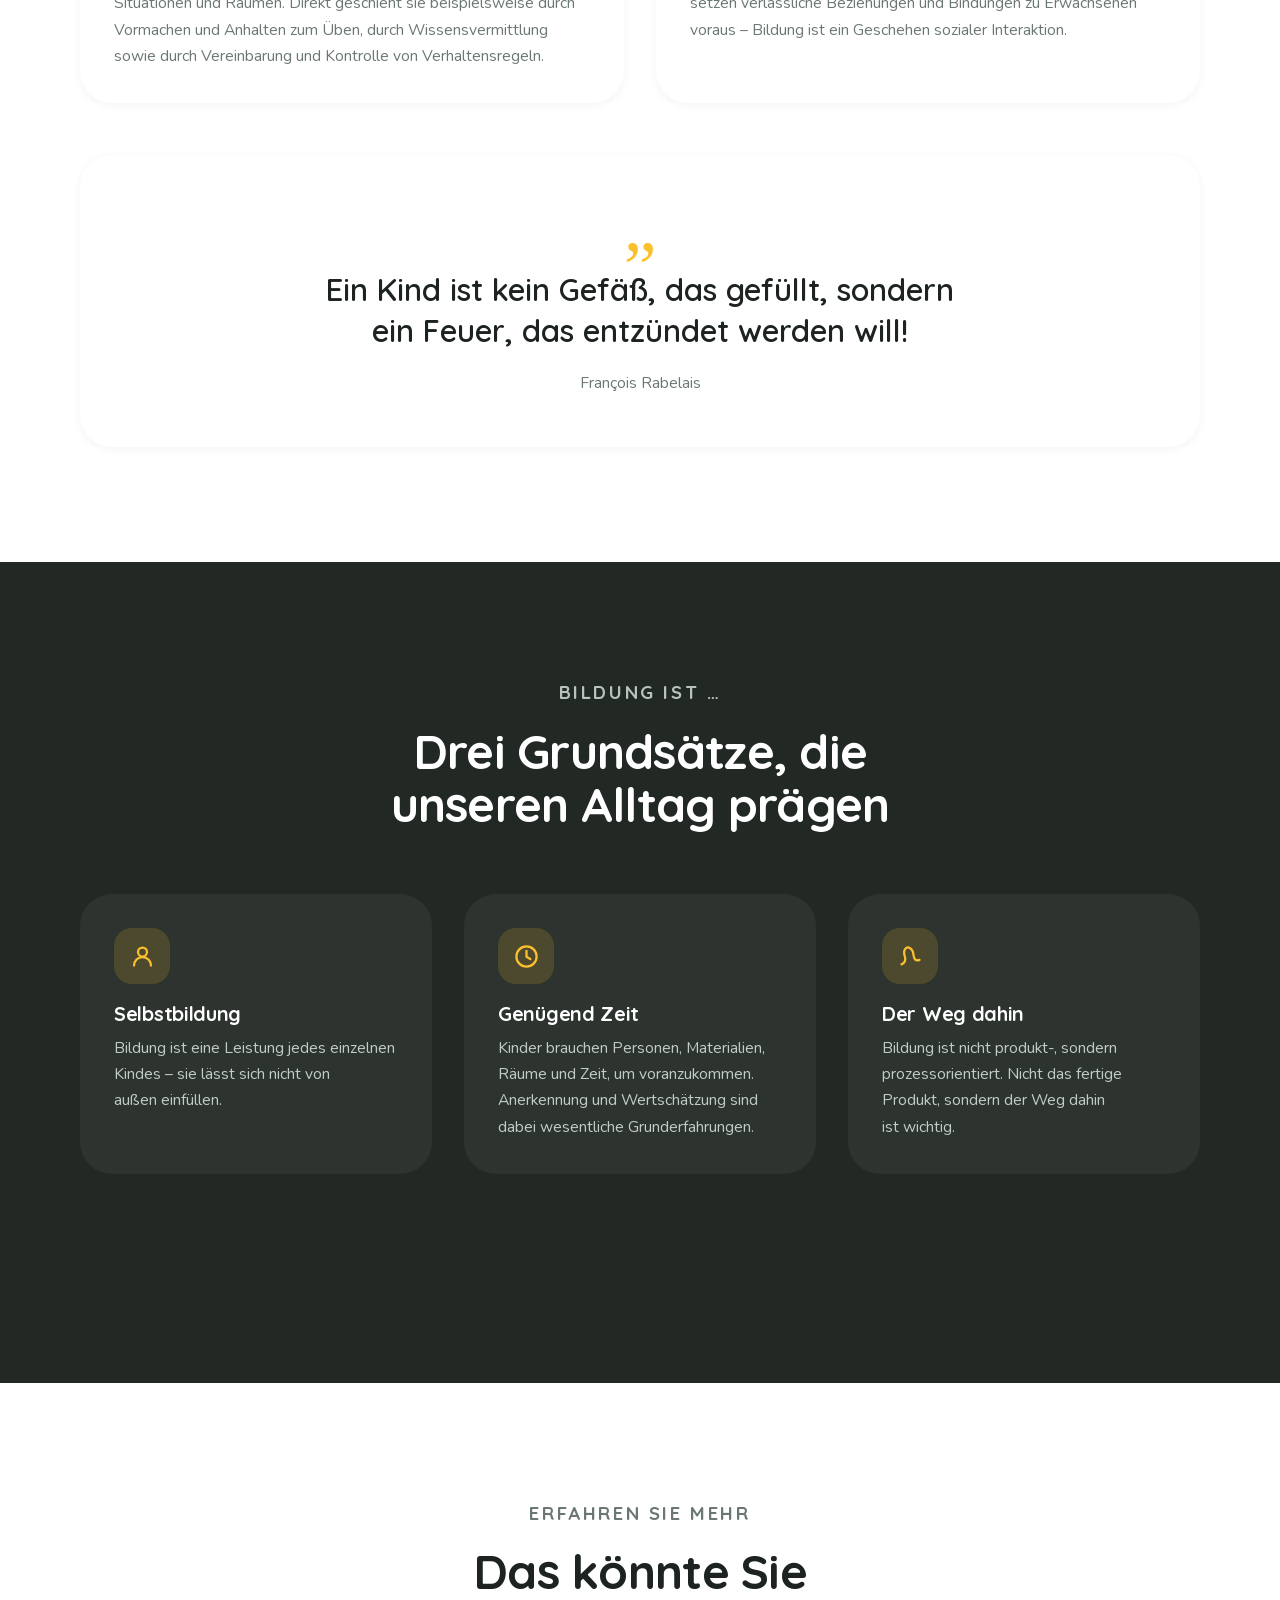
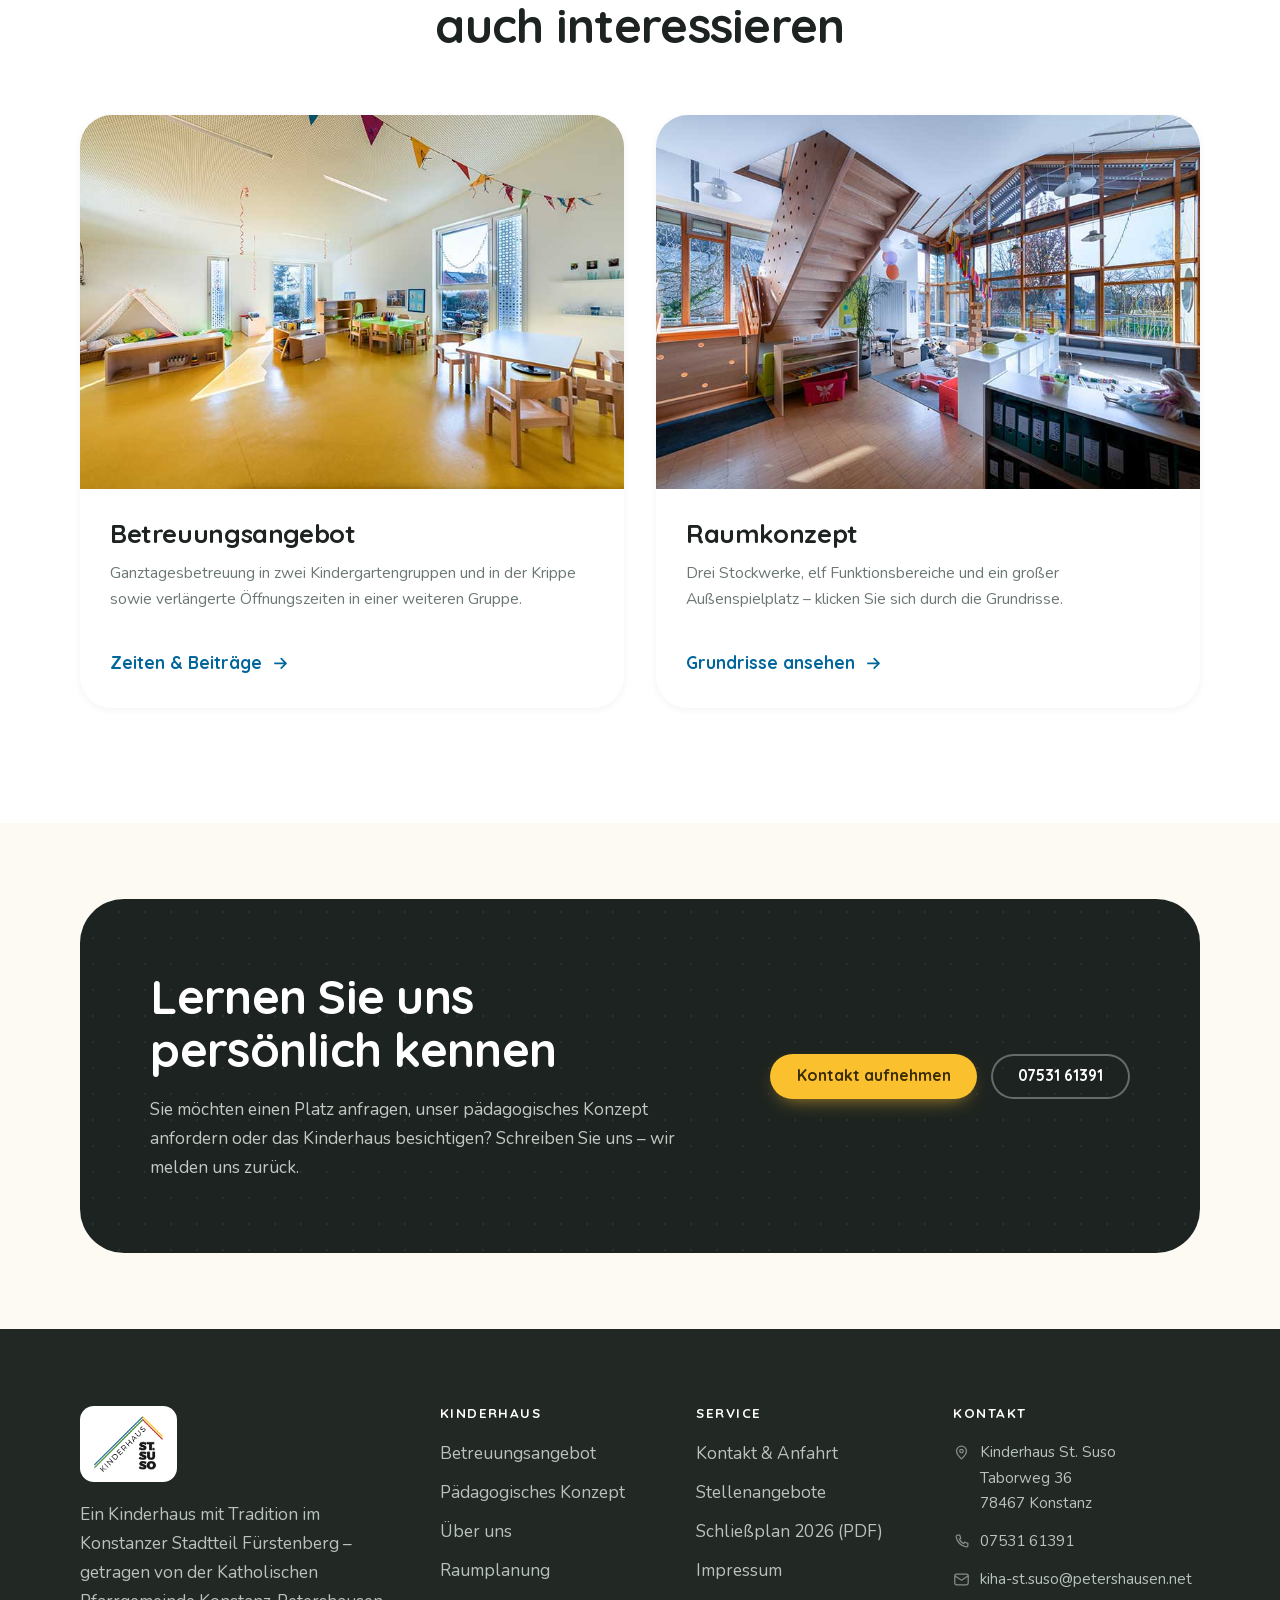
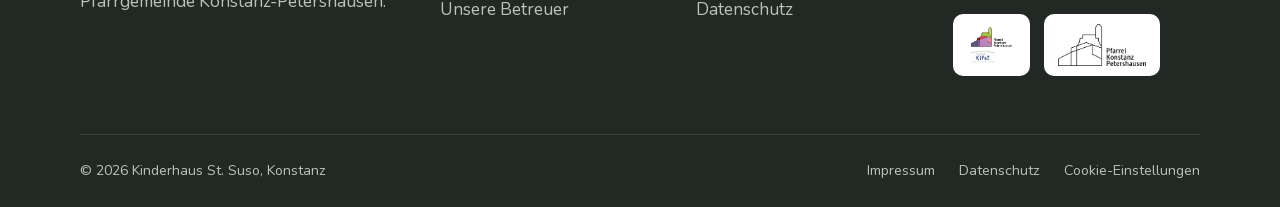
<file: paedagogisches-konzept.html>
<!DOCTYPE html>
<html lang="de">
<head>
<meta charset="UTF-8">
<meta name="viewport" content="width=device-width, initial-scale=1">
<title>Pädagogisches Konzept – Kinderhaus St. Suso</title>
<meta name="description" content="Beobachten, begleiten, fördern: unser Bild vom Kind, die Rolle der Erzieher/innen und unser Erziehungs- und Bildungsverständnis.">
<link rel="canonical" href="https://kinderhaus.st-suso.de/paedagogisches-konzept/">
<meta property="og:type" content="website">
<meta property="og:locale" content="de_DE">
<meta property="og:title" content="Pädagogisches Konzept – Kinderhaus St. Suso">
<meta property="og:description" content="Beobachten, begleiten, fördern: unser Bild vom Kind, die Rolle der Erzieher/innen und unser Erziehungs- und Bildungsverständnis.">
<meta property="og:image" content="assets/img/raum-03.jpg">
<meta name="theme-color" content="#4a8f35">
<link rel="icon" href="assets/img/favicon-32.png" sizes="32x32">
<link rel="apple-touch-icon" href="assets/img/favicon-180.png">
<link rel="preload" as="font" type="font/woff2" href="assets/fonts/Quicksand-700-latin.woff2" crossorigin>
<link rel="preload" as="font" type="font/woff2" href="assets/fonts/Nunito-400-latin.woff2" crossorigin>
<link rel="stylesheet" href="assets/css/style.css">
</head>
<body>
<a class="skip-link" href="#main">Zum Inhalt springen</a>

<div class="topbar">
  <div class="container">
    <a href="mailto:kiha-st.suso@petershausen.net"><svg viewBox="0 0 24 24" fill="none" stroke="currentColor" stroke-width="1.8" stroke-linecap="round" stroke-linejoin="round"><rect x="2.5" y="4.5" width="19" height="15" rx="2.5"/><path d="M3 7l9 6 9-6"/></svg> kiha-st.suso@petershausen.net</a>
    <a href="tel:+49753161391"><svg viewBox="0 0 24 24" fill="none" stroke="currentColor" stroke-width="1.8" stroke-linecap="round" stroke-linejoin="round"><path d="M6.5 3h3l1.5 4.5-2 1.5a12 12 0 006 6l1.5-2L21 14.5v3a2 2 0 01-2.2 2A16.5 16.5 0 014.5 5.2 2 2 0 016.5 3z"/></svg> 07531 61391</a>
    <span class="topbar__addr"><svg viewBox="0 0 24 24" fill="none" stroke="currentColor" stroke-width="1.8" stroke-linecap="round" stroke-linejoin="round"><path d="M12 21s7-6.2 7-11a7 7 0 10-14 0c0 4.8 7 11 7 11z"/><circle cx="12" cy="10" r="2.5"/></svg> Taborweg 36, 78467 Konstanz</span>
  </div>
</div>

<header class="site-header">
  <div class="container">
    <a class="brand" href="index.html" aria-label="Kinderhaus St. Suso – zur Startseite">
      <img src="assets/img/logo-kinderhaus.png" alt="Kinderhaus St. Suso" width="415" height="338">
    </a>
    <nav class="nav" id="hauptnavigation" aria-label="Hauptnavigation">
      <a href="index.html">Startseite</a>
      <a href="betreuungsangebot.html">Betreuungsangebot</a>
      <a href="paedagogisches-konzept.html" aria-current="page">Pädagogisches Konzept</a>
      <a href="ueber-uns.html">Über uns</a>
      <a href="raumplanung.html">Raumplanung</a>
      <a href="kontakt.html">Kontakt</a>
      <a class="btn" href="kontakt.html">Platz anfragen</a>
    </nav>
    <a class="btn btn--sm header-cta" href="kontakt.html">Platz anfragen</a>
    <button class="nav-toggle" type="button" aria-expanded="false" aria-controls="hauptnavigation" aria-label="Menü öffnen">
      <i></i><i></i><i></i>
    </button>
  </div>
</header>

<main id="main">

  <section class="page-hero">
    <span class="blob blob--1" aria-hidden="true"></span>
    <div class="container">
      <div class="page-hero__grid">
        <div>
          <nav class="breadcrumb" aria-label="Brotkrumennavigation">
            <a href="index.html">Startseite</a><span aria-hidden="true">/</span><span>Pädagogisches Konzept</span>
          </nav>
          <h1>Pädagogisches Konzept</h1>
          <p>Beobachten – begleiten – fördern. Wir sehen das Kind als Individuum mit eigenen Vorstellungen, Bedürfnissen und Meinungen.</p>
        </div>
        <div class="page-hero__media">
          <img src="assets/img/raum-03.jpg" alt="Leseecke mit Regalen, Pflanzen und Fensterbank" loading="eager">
        </div>
      </div>
    </div>
  </section>

  <section class="section section--white">
    <div class="container">
      <div class="split">
        <div class="split__media reveal">
          <img class="arch" src="assets/img/detail-schnecke.jpg" alt="Kind hält eine Schnecke in den Händen" loading="lazy" width="1000" height="667">
        </div>
        <div class="reveal">
          <p class="eyebrow">Unser Bild vom Kind</p>
          <h2>Ein Kind ist kein Gefäß, das gefüllt werden will</h2>
          <p>
            Durch den schnelllebigen gesellschaftlichen Wandel wachsen heutzutage viele Kinder in einer
            unsicheren und oft strukturlosen Umgebung auf. Um dies aufzufangen, brauchen Kinder
            Erzieherpersönlichkeiten, die sie annehmen, ihre Eigenverantwortlichkeit stützen und stärken
            und durch ihr liebevoll konsequentes Handeln Orientierungshilfe geben.
          </p>
          <p>
            Dies kann nur in einer vertrauensvollen Atmosphäre gelingen. Das Kind als Individuum ist aber auch
            Teil einer Vielfalt sozialer Beziehungen. Deshalb ist es uns ein Anliegen, soziale Kompetenzen zu
            fördern: Freundschaften schließen, Problem- und Konfliktlösungsstrategien entwickeln und umsetzen.
          </p>
        </div>
      </div>
    </div>
  </section>

  <section class="section">
    <div class="container">
      <div class="section-head section-head--center reveal">
        <p class="eyebrow eyebrow--blue">Die Rolle der Erzieher/innen</p>
        <h2>Beobachten – Begleiten – Fördern</h2>
        <p>Beobachtung und Dokumentation bilden die Grundlage unseres pädagogischen Handelns.</p>
      </div>
      <div class="grid grid--3">
        <div class="icard reveal">
          <div class="icard__icon"><svg viewBox="0 0 24 24" fill="none" stroke="currentColor" stroke-width="2" stroke-linecap="round" stroke-linejoin="round"><path d="M2.5 12s3.6-6.5 9.5-6.5S21.5 12 21.5 12s-3.6 6.5-9.5 6.5S2.5 12 2.5 12z"/><circle cx="12" cy="12" r="2.8"/></svg></div>
          <h3>Beobachten</h3>
          <p>Ausgangspunkt unserer Planung ist die Berücksichtigung der Interessen und Bedürfnisse der Kinder. Wir nehmen die vielfältigen Äußerungen der Kinder sensibel wahr.</p>
        </div>
        <div class="icard icard--blue reveal">
          <div class="icard__icon"><svg viewBox="0 0 24 24" fill="none" stroke="currentColor" stroke-width="2" stroke-linecap="round" stroke-linejoin="round"><path d="M16.5 20v-1.6a3.4 3.4 0 00-3.4-3.4H6.9A3.4 3.4 0 003.5 18.4V20"/><circle cx="10" cy="7.5" r="3.5"/><path d="M20.5 20v-1.6a3.4 3.4 0 00-2.6-3.3M15.5 4.2a3.4 3.4 0 010 6.6"/></svg></div>
          <h3>Begleiten</h3>
          <p>Kinder werden in ihrem Spiel ernst genommen und durch Materialien und Räume in ihrer Kreativität angeregt. Wir sind Unterstützer/in, Berater/in und Partner/in.</p>
        </div>
        <div class="icard icard--yellow reveal">
          <div class="icard__icon"><svg viewBox="0 0 24 24" fill="none" stroke="currentColor" stroke-width="2" stroke-linecap="round" stroke-linejoin="round"><path d="M12 3l2.5 5.4 5.9.8-4.3 4.1 1.1 5.9L12 16.4 6.8 19.2l1.1-5.9L3.6 9.2l5.9-.8z"/></svg></div>
          <h3>Fördern</h3>
          <p>Selbstständiges und eigenverantwortliches Tun steht im Mittelpunkt – hin zu mehr Mündigkeit und Verantwortung, in einem von gegenseitiger Achtung geprägten Miteinander.</p>
        </div>
      </div>
      <div class="quote reveal" style="margin-top:clamp(32px,4vw,52px)">
        <blockquote>Hilf mir, es selbst zu tun!</blockquote>
        <cite>Maria Montessori – unser Leitmotiv</cite>
      </div>
    </div>
  </section>

  <section class="section section--white">
    <div class="container">
      <div class="section-head section-head--center reveal">
        <p class="eyebrow">Erziehungs- und Bildungsverständnis</p>
        <h2>Zwei Brückenpfeiler</h2>
        <p>Bildung und Erziehung bestimmen im Kinderhausalltag das pädagogische Handeln unserer Fachkräfte.</p>
      </div>
      <div class="grid grid--2">
        <div class="icard reveal">
          <div class="icard__icon"><svg viewBox="0 0 24 24" fill="none" stroke="currentColor" stroke-width="2" stroke-linecap="round" stroke-linejoin="round"><path d="M12 6.5C10.5 4.8 8.5 4 6 4H3.5v13H6c2.5 0 4.5.8 6 2.5 1.5-1.7 3.5-2.5 6-2.5h2.5V4H18c-2.5 0-4.5.8-6 2.5z"/><path d="M12 6.5v13"/></svg></div>
          <h3>Erziehung</h3>
          <p>
            „Erziehung“ meint die Unterstützung und Begleitung, Anregung und Herausforderung der Bildungsprozesse –
            etwa durch Eltern und pädagogische Fachkräfte. Sie geschieht indirekt durch das Vorbild der Erwachsenen
            und durch die Gestaltung von sozialen Beziehungen, Situationen und Räumen. Direkt geschieht sie
            beispielsweise durch Vormachen und Anhalten zum Üben, durch Wissensvermittlung sowie durch Vereinbarung
            und Kontrolle von Verhaltensregeln.
          </p>
        </div>
        <div class="icard icard--red reveal">
          <div class="icard__icon"><svg viewBox="0 0 24 24" fill="none" stroke="currentColor" stroke-width="2" stroke-linecap="round" stroke-linejoin="round"><path d="M12 3.5l9 4.6-9 4.6-9-4.6z"/><path d="M6.5 10.3v5c0 1.7 2.5 3 5.5 3s5.5-1.3 5.5-3v-5"/><path d="M21 8.1v6"/></svg></div>
          <h3>Bildung</h3>
          <p>
            „Bildung“ meint die lebenslangen und selbsttätigen Prozesse der Weltaneignung von Geburt an. Bildung ist
            mehr als angehäuftes Wissen: Kinder erschaffen sich ihr Wissen über die Welt und sich selbst durch ihre
            eigenen Handlungen. Kindliche Bildungsprozesse setzen verlässliche Beziehungen und Bindungen zu
            Erwachsenen voraus – Bildung ist ein Geschehen sozialer Interaktion.
          </p>
        </div>
      </div>
      <div class="quote reveal" style="margin-top:clamp(32px,4vw,52px)">
        <blockquote>Ein Kind ist kein Gefäß, das gefüllt, sondern ein Feuer, das entzündet werden will!</blockquote>
        <cite>François Rabelais</cite>
      </div>
    </div>
  </section>

  <section class="section section--ink">
    <div class="container">
      <div class="section-head section-head--center reveal">
        <p class="eyebrow eyebrow--yellow">Bildung ist …</p>
        <h2>Drei Grundsätze, die unseren Alltag prägen</h2>
      </div>
      <div class="grid grid--3">
        <div class="icard reveal" style="background:rgba(255,255,255,.05);box-shadow:none">
          <div class="icard__icon" style="background:rgba(251,192,45,.15);color:#fbc02d"><svg viewBox="0 0 24 24" fill="none" stroke="currentColor" stroke-width="2" stroke-linecap="round" stroke-linejoin="round"><circle cx="12" cy="8" r="4"/><path d="M4.5 20a7.5 7.5 0 0115 0"/></svg></div>
          <h3 style="color:#fff">Selbstbildung</h3>
          <p style="color:#c4ccc6">Bildung ist eine Leistung jedes einzelnen Kindes – sie lässt sich nicht von außen einfüllen.</p>
        </div>
        <div class="icard reveal" style="background:rgba(255,255,255,.05);box-shadow:none">
          <div class="icard__icon" style="background:rgba(251,192,45,.15);color:#fbc02d"><svg viewBox="0 0 24 24" fill="none" stroke="currentColor" stroke-width="2" stroke-linecap="round" stroke-linejoin="round"><circle cx="12" cy="12" r="9"/><path d="M12 7v5.3l3.4 2"/></svg></div>
          <h3 style="color:#fff">Genügend Zeit</h3>
          <p style="color:#c4ccc6">Kinder brauchen Personen, Materialien, Räume und Zeit, um voranzukommen. Anerkennung und Wertschätzung sind dabei wesentliche Grunderfahrungen.</p>
        </div>
        <div class="icard reveal" style="background:rgba(255,255,255,.05);box-shadow:none">
          <div class="icard__icon" style="background:rgba(251,192,45,.15);color:#fbc02d"><svg viewBox="0 0 24 24" fill="none" stroke="currentColor" stroke-width="2" stroke-linecap="round" stroke-linejoin="round"><path d="M4 19c3-1 4-4 3-7S6 6 8 4.5s5 .5 6 3 .3 5.5 2 7 4 .5 4 .5"/></svg></div>
          <h3 style="color:#fff">Der Weg dahin</h3>
          <p style="color:#c4ccc6">Bildung ist nicht produkt-, sondern prozessorientiert. Nicht das fertige Produkt, sondern der Weg dahin ist wichtig.</p>
        </div>
      </div>
      <div class="btn-row reveal" style="justify-content:center;margin-top:clamp(32px,4vw,48px)">
        <a class="btn btn--yellow" href="kontakt.html">Komplettes Konzept anfordern</a>
      </div>
    </div>
  </section>

  <section class="section section--white">
    <div class="container">
      <div class="section-head section-head--center reveal">
        <p class="eyebrow">Erfahren Sie mehr</p>
        <h2>Das könnte Sie auch interessieren</h2>
      </div>
      <div class="grid grid--2">
        <article class="card reveal">
          <div class="card__media"><img src="assets/img/raum-02.jpg" alt="Gruppenraum mit Kindertischen" loading="lazy" width="800" height="534"></div>
          <div class="card__body">
            <h3>Betreuungsangebot</h3>
            <p>Ganztagesbetreuung in zwei Kindergartengruppen und in der Krippe sowie verlängerte Öffnungszeiten in einer weiteren Gruppe.</p>
            <a class="link-arrow" href="betreuungsangebot.html">Zeiten &amp; Beiträge <svg viewBox="0 0 24 24" fill="none" stroke="currentColor" stroke-width="2.2" stroke-linecap="round" stroke-linejoin="round"><path d="M5 12h14M13 6l6 6-6 6"/></svg></a>
          </div>
        </article>
        <article class="card reveal">
          <div class="card__media"><img src="assets/img/raum-11.jpg" alt="Kletterturm im Innenbereich" loading="lazy" width="800" height="534"></div>
          <div class="card__body">
            <h3>Raumkonzept</h3>
            <p>Drei Stockwerke, elf Funktionsbereiche und ein großer Außenspielplatz – klicken Sie sich durch die Grundrisse.</p>
            <a class="link-arrow" href="raumplanung.html">Grundrisse ansehen <svg viewBox="0 0 24 24" fill="none" stroke="currentColor" stroke-width="2.2" stroke-linecap="round" stroke-linejoin="round"><path d="M5 12h14M13 6l6 6-6 6"/></svg></a>
          </div>
        </article>
      </div>
    </div>
  </section>

  <section class="section section--tight">
    <div class="container">
      <div class="cta-band reveal">
        <div>
          <h2>Lernen Sie uns persönlich kennen</h2>
          <p>Sie möchten einen Platz anfragen, unser pädagogisches Konzept anfordern oder das Kinderhaus besichtigen? Schreiben Sie uns – wir melden uns zurück.</p>
        </div>
        <div class="btn-row" style="justify-content:flex-end">
          <a class="btn btn--yellow" href="kontakt.html">Kontakt aufnehmen</a>
          <a class="btn btn--ghost" href="tel:+49753161391">07531 61391</a>
        </div>
      </div>
    </div>
  </section>

</main>

<footer class="site-footer">
  <div class="container">
    <div class="footer-grid">
      <div class="footer-brand">
        <img src="assets/img/logo-kinderhaus.png" alt="Kinderhaus St. Suso" loading="lazy">
        <p>Ein Kinderhaus mit Tradition im Konstanzer Stadtteil Fürstenberg – getragen von der Katholischen Pfarrgemeinde Konstanz-Petershausen.</p>
      </div>
      <div>
        <h4>Kinderhaus</h4>
        <ul class="footer-links">
          <li><a href="betreuungsangebot.html">Betreuungsangebot</a></li>
          <li><a href="paedagogisches-konzept.html">Pädagogisches Konzept</a></li>
          <li><a href="ueber-uns.html">Über uns</a></li>
          <li><a href="raumplanung.html">Raumplanung</a></li>
          <li><a href="index.html#betreuer">Unsere Betreuer</a></li>
        </ul>
      </div>
      <div>
        <h4>Service</h4>
        <ul class="footer-links">
          <li><a href="kontakt.html">Kontakt &amp; Anfahrt</a></li>
          <li><a href="ueber-uns.html#stellen">Stellenangebote</a></li>
          <li><a href="assets/downloads/Schliessplan-2026.pdf" target="_blank" rel="noopener">Schließplan 2026 (PDF)</a></li>
          <li><a href="impressum.html">Impressum</a></li>
          <li><a href="datenschutz.html">Datenschutz</a></li>
        </ul>
      </div>
      <div>
        <h4>Kontakt</h4>
        <ul class="footer-contact">
          <li><svg viewBox="0 0 24 24" fill="none" stroke="currentColor" stroke-width="1.8" stroke-linecap="round" stroke-linejoin="round"><path d="M12 21s7-6.2 7-11a7 7 0 10-14 0c0 4.8 7 11 7 11z"/><circle cx="12" cy="10" r="2.5"/></svg><span>Kinderhaus St. Suso<br>Taborweg 36<br>78467 Konstanz</span></li>
          <li><svg viewBox="0 0 24 24" fill="none" stroke="currentColor" stroke-width="1.8" stroke-linecap="round" stroke-linejoin="round"><path d="M6.5 3h3l1.5 4.5-2 1.5a12 12 0 006 6l1.5-2L21 14.5v3a2 2 0 01-2.2 2A16.5 16.5 0 014.5 5.2 2 2 0 016.5 3z"/></svg><a href="tel:+49753161391">07531 61391</a></li>
          <li><svg viewBox="0 0 24 24" fill="none" stroke="currentColor" stroke-width="1.8" stroke-linecap="round" stroke-linejoin="round"><rect x="2.5" y="4.5" width="19" height="15" rx="2.5"/><path d="M3 7l9 6 9-6"/></svg><a href="mailto:kiha-st.suso@petershausen.net">kiha-st.suso@petershausen.net</a></li>
        </ul>
        <div class="footer-partner" style="margin-top:22px">
          <img src="assets/img/logo-kifaz.jpg" alt="Pfarrei Konstanz-Petershausen und Konstanzer Kinder- und Familienzentrum KiFaZ" loading="lazy">
          <img src="assets/img/logo-pfarrei.png" alt="Katholische Pfarrgemeinde Konstanz-Petershausen" loading="lazy">
        </div>
      </div>
    </div>
    <div class="footer-bottom">
      <p style="margin:0">© <span data-year>2026</span> Kinderhaus St. Suso, Konstanz</p>
      <nav aria-label="Rechtliches">
        <a href="impressum.html">Impressum</a>
        <a href="datenschutz.html">Datenschutz</a>
        <a href="datenschutz.html#einwilligung" data-cookie-settings>Cookie-Einstellungen</a>
      </nav>
    </div>
  </div>
</footer>

<script src="assets/js/main.js" defer></script>
</body>
</html>
</file>
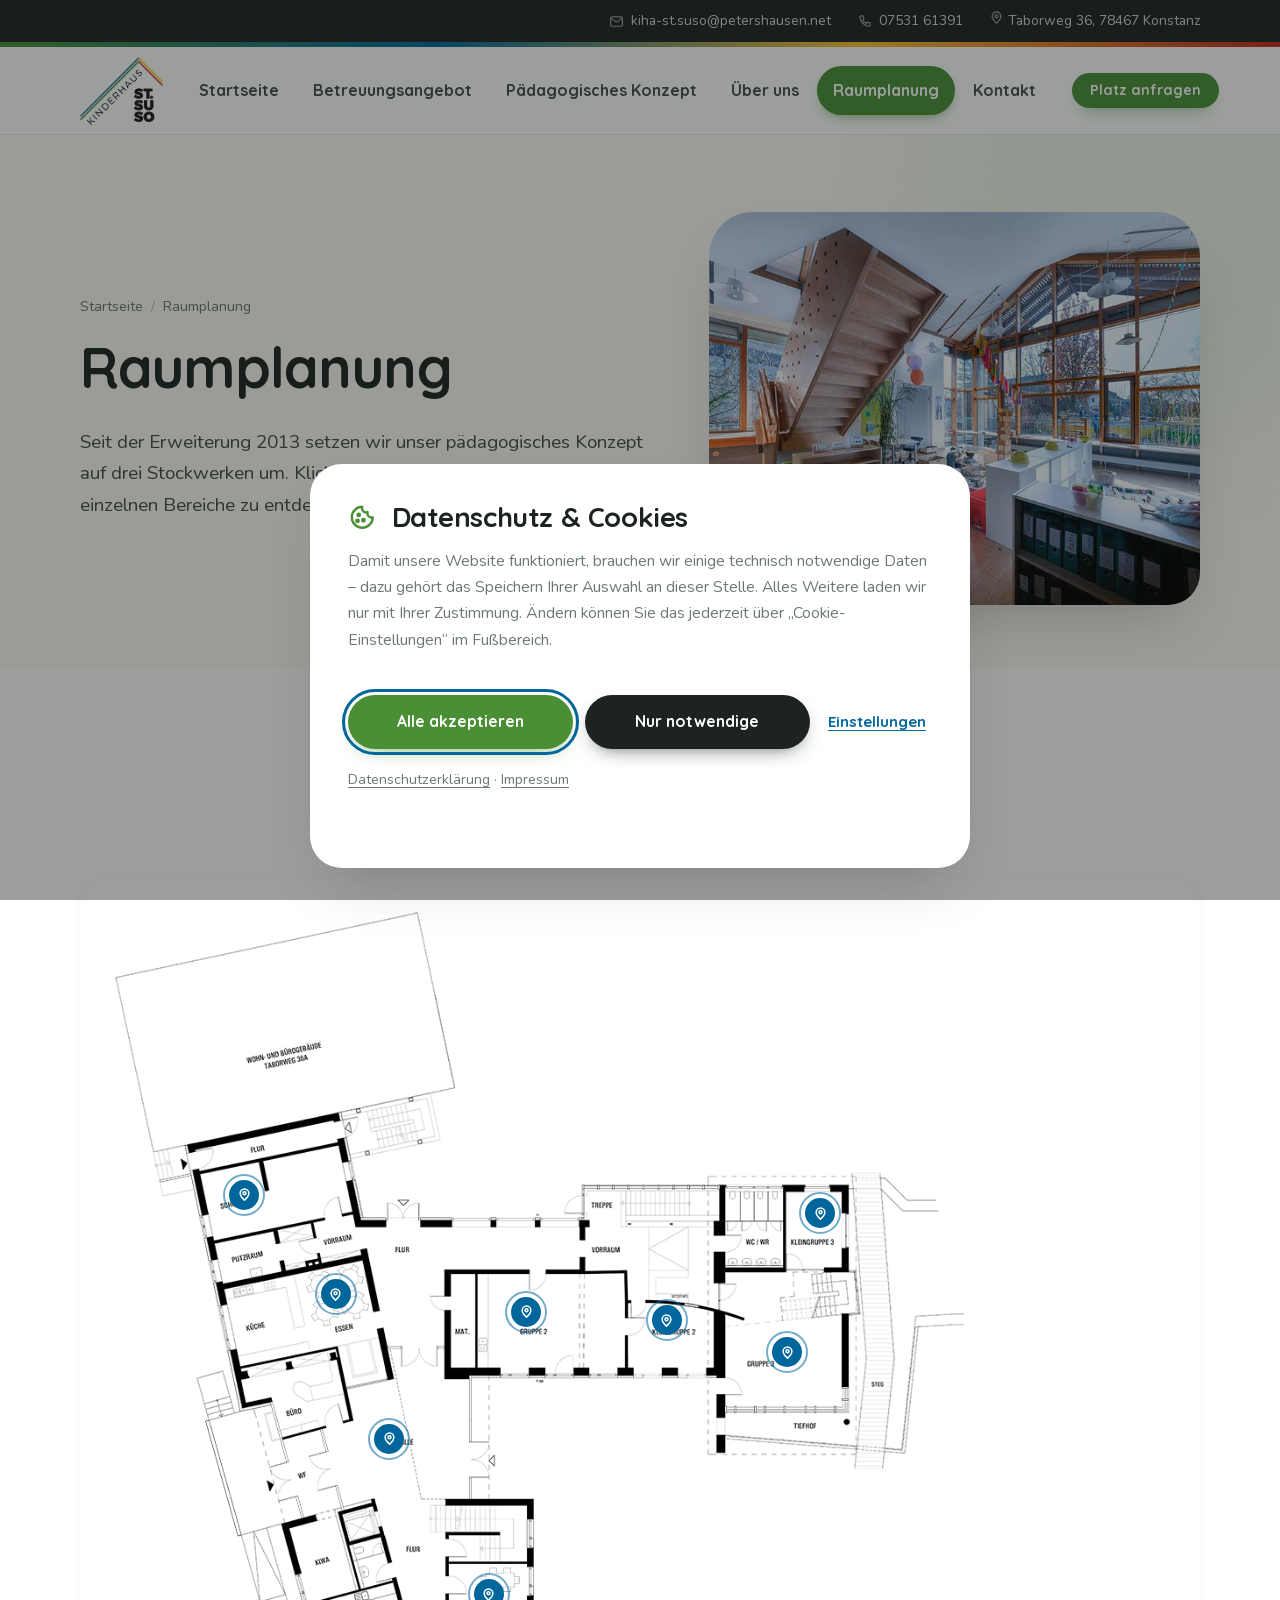
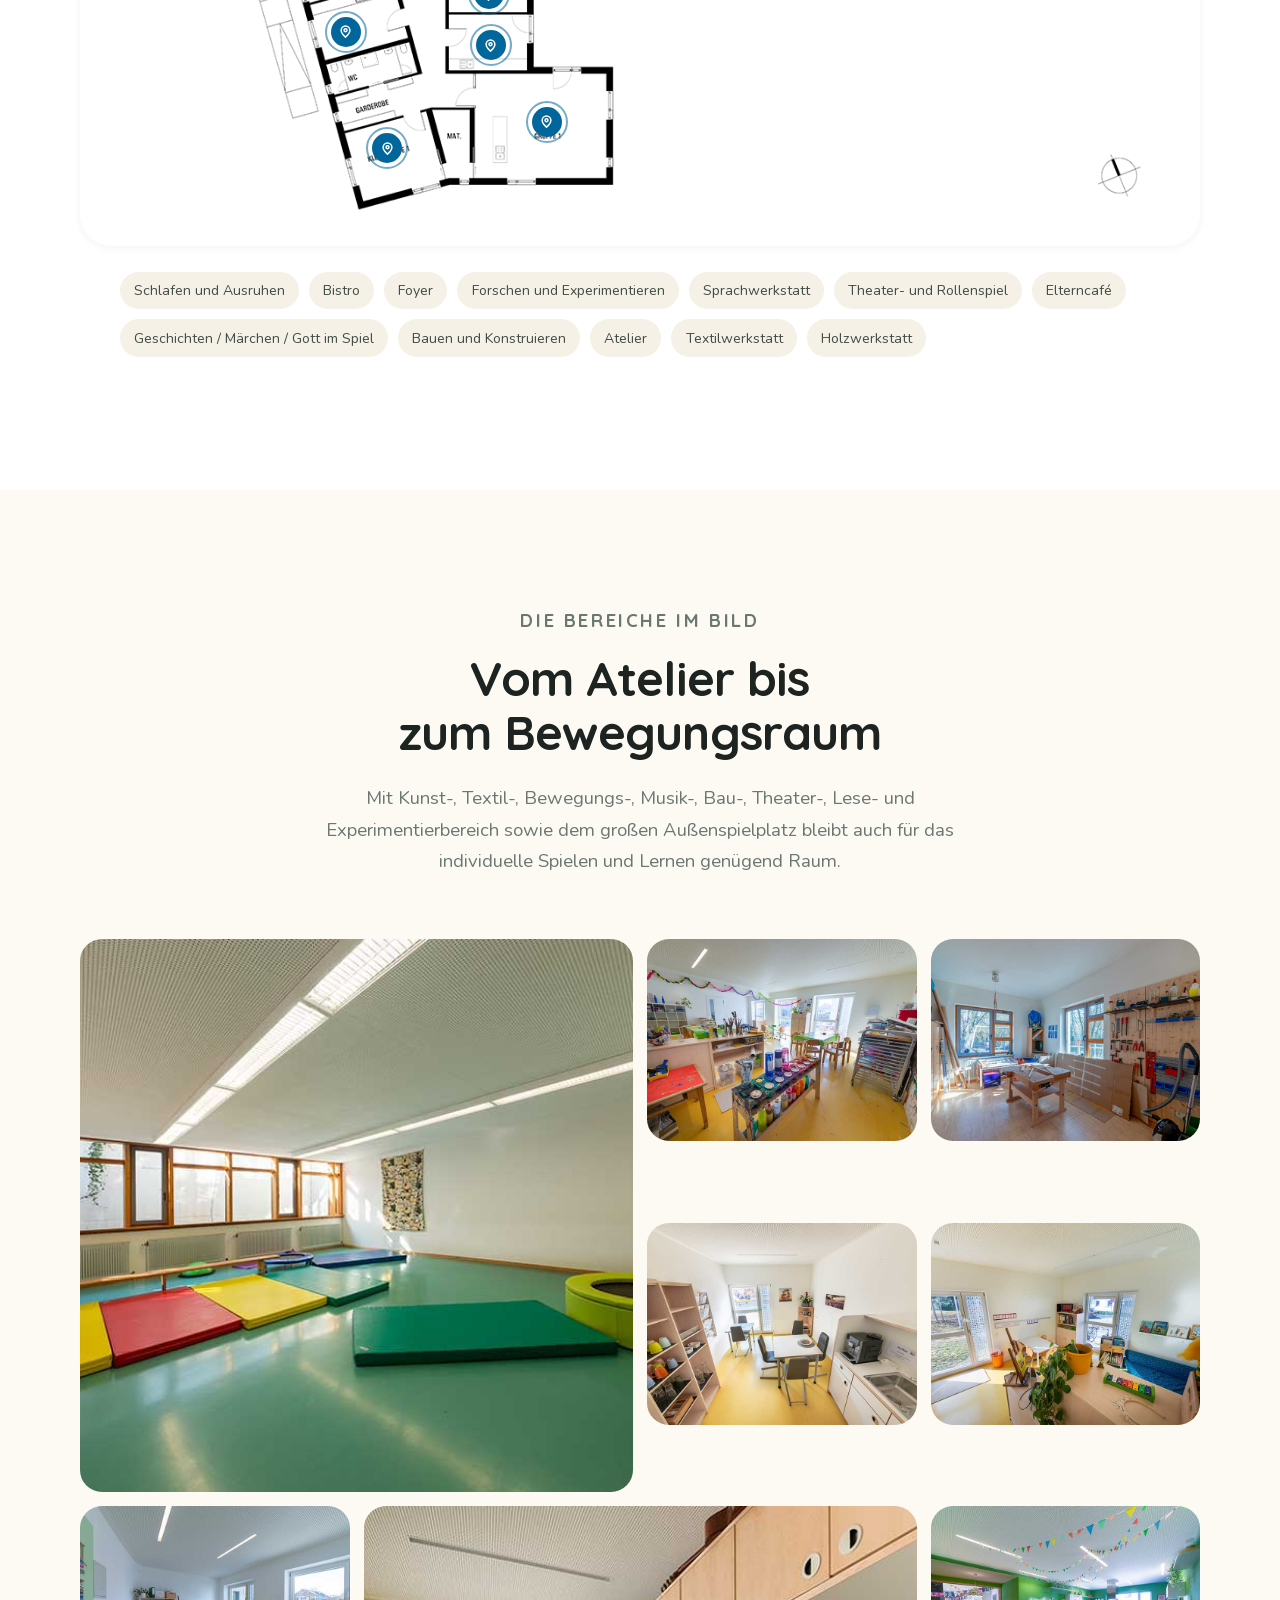
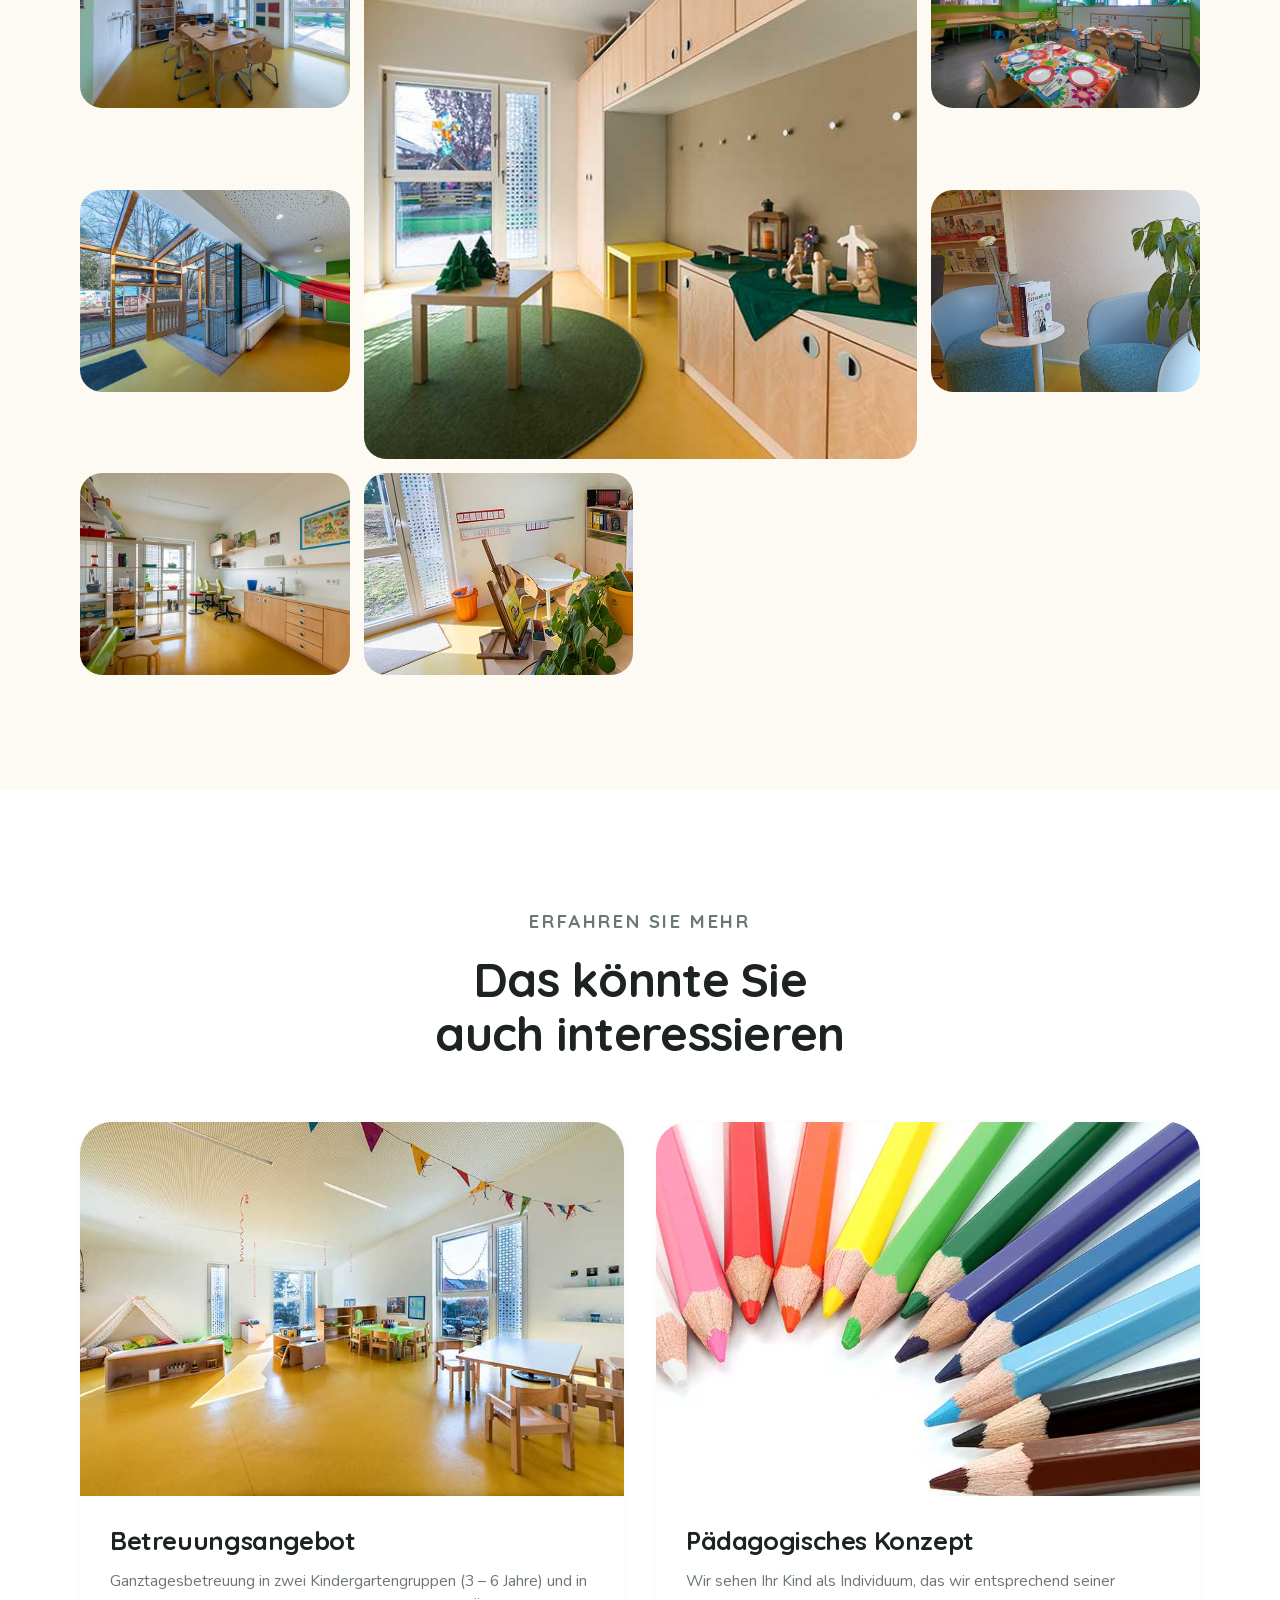
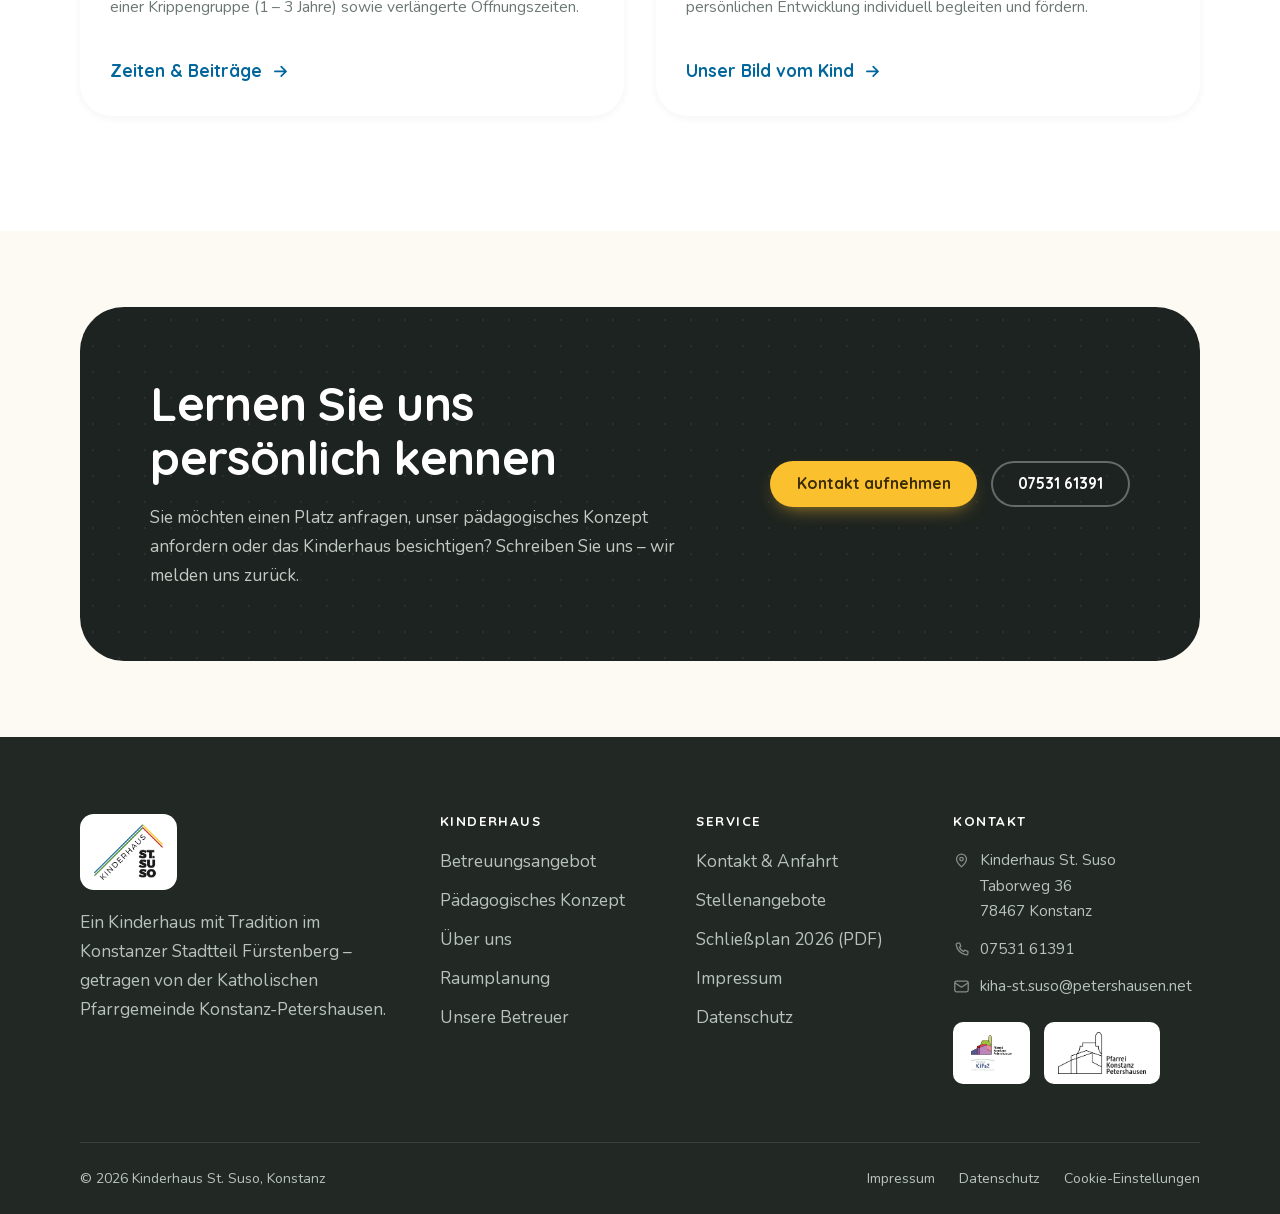
<file: raumplanung.html>
<!DOCTYPE html>
<html lang="de">
<head>
<meta charset="UTF-8">
<meta name="viewport" content="width=device-width, initial-scale=1">
<title>Raumplanung – Kinderhaus St. Suso</title>
<meta name="description" content="Interaktive Grundrisse von Erd-, Ober- und Untergeschoss: Atelier, Bistro, Holzwerkstatt, Bewegungsraum und mehr im Kinderhaus St. Suso.">
<link rel="canonical" href="https://kinderhaus.st-suso.de/raumplanung/">
<meta property="og:type" content="website">
<meta property="og:locale" content="de_DE">
<meta property="og:title" content="Raumplanung – Kinderhaus St. Suso">
<meta property="og:description" content="Interaktive Grundrisse von Erd-, Ober- und Untergeschoss: Atelier, Bistro, Holzwerkstatt, Bewegungsraum und mehr im Kinderhaus St. Suso.">
<meta property="og:image" content="assets/img/raum-11.jpg">
<meta name="theme-color" content="#4a8f35">
<link rel="icon" href="assets/img/favicon-32.png" sizes="32x32">
<link rel="apple-touch-icon" href="assets/img/favicon-180.png">
<link rel="preload" as="font" type="font/woff2" href="assets/fonts/Quicksand-700-latin.woff2" crossorigin>
<link rel="preload" as="font" type="font/woff2" href="assets/fonts/Nunito-400-latin.woff2" crossorigin>
<link rel="stylesheet" href="assets/css/style.css">
</head>
<body>
<a class="skip-link" href="#main">Zum Inhalt springen</a>

<div class="topbar">
  <div class="container">
    <a href="mailto:kiha-st.suso@petershausen.net"><svg viewBox="0 0 24 24" fill="none" stroke="currentColor" stroke-width="1.8" stroke-linecap="round" stroke-linejoin="round"><rect x="2.5" y="4.5" width="19" height="15" rx="2.5"/><path d="M3 7l9 6 9-6"/></svg> kiha-st.suso@petershausen.net</a>
    <a href="tel:+49753161391"><svg viewBox="0 0 24 24" fill="none" stroke="currentColor" stroke-width="1.8" stroke-linecap="round" stroke-linejoin="round"><path d="M6.5 3h3l1.5 4.5-2 1.5a12 12 0 006 6l1.5-2L21 14.5v3a2 2 0 01-2.2 2A16.5 16.5 0 014.5 5.2 2 2 0 016.5 3z"/></svg> 07531 61391</a>
    <span class="topbar__addr"><svg viewBox="0 0 24 24" fill="none" stroke="currentColor" stroke-width="1.8" stroke-linecap="round" stroke-linejoin="round"><path d="M12 21s7-6.2 7-11a7 7 0 10-14 0c0 4.8 7 11 7 11z"/><circle cx="12" cy="10" r="2.5"/></svg> Taborweg 36, 78467 Konstanz</span>
  </div>
</div>

<header class="site-header">
  <div class="container">
    <a class="brand" href="index.html" aria-label="Kinderhaus St. Suso – zur Startseite">
      <img src="assets/img/logo-kinderhaus.png" alt="Kinderhaus St. Suso" width="415" height="338">
    </a>
    <nav class="nav" id="hauptnavigation" aria-label="Hauptnavigation">
      <a href="index.html">Startseite</a>
      <a href="betreuungsangebot.html">Betreuungsangebot</a>
      <a href="paedagogisches-konzept.html">Pädagogisches Konzept</a>
      <a href="ueber-uns.html">Über uns</a>
      <a href="raumplanung.html" aria-current="page">Raumplanung</a>
      <a href="kontakt.html">Kontakt</a>
      <a class="btn" href="kontakt.html">Platz anfragen</a>
    </nav>
    <a class="btn btn--sm header-cta" href="kontakt.html">Platz anfragen</a>
    <button class="nav-toggle" type="button" aria-expanded="false" aria-controls="hauptnavigation" aria-label="Menü öffnen">
      <i></i><i></i><i></i>
    </button>
  </div>
</header>

<main id="main">

  <section class="page-hero">
    <span class="blob blob--1" aria-hidden="true"></span>
    <div class="container">
      <div class="page-hero__grid">
        <div>
          <nav class="breadcrumb" aria-label="Brotkrumennavigation">
            <a href="index.html">Startseite</a><span aria-hidden="true">/</span><span>Raumplanung</span>
          </nav>
          <h1>Raumplanung</h1>
          <p>Seit der Erweiterung 2013 setzen wir unser pädagogisches Konzept auf drei Stockwerken um. Klicken Sie auf die Markierungen, um die einzelnen Bereiche zu entdecken.</p>
        </div>
        <div class="page-hero__media">
          <img src="assets/img/raum-11.jpg" alt="Kletterturm mit Holztreppe im Innenbereich" loading="eager">
        </div>
      </div>
    </div>
  </section>

  <section class="section section--white">
    <div class="container">
      <div class="tabs" role="tablist" aria-label="Geschosse" data-tabs>
        <button type="button" role="tab" id="tab-eg" aria-controls="panel-eg" aria-selected="true">Erdgeschoss</button>
        <button type="button" role="tab" id="tab-og" aria-controls="panel-og" aria-selected="false" tabindex="-1">Obergeschoss</button>
        <button type="button" role="tab" id="tab-ug" aria-controls="panel-ug" aria-selected="false" tabindex="-1">Untergeschoss</button>
      </div>
      <div class="tabpanel" id="panel-eg" role="tabpanel" aria-labelledby="tab-eg">
        <div class="floorplan">
          <h3 class="visually-hidden">Grundriss EG – Erdgeschoss</h3>
          <div class="floorplan__stage">
            <img src="assets/img/grundriss-eg.png" alt="Grundriss Erdgeschoss des Kinderhauses St. Suso" loading="lazy" width="1200" height="1028">
          <button class="hotspot" type="button" style="top:31.54%;left:12.4%" aria-expanded="false"><span class="visually-hidden">Schlafen und Ausruhen</span><svg viewBox="0 0 24 24" fill="none" stroke="currentColor" stroke-width="2.4" stroke-linecap="round" stroke-linejoin="round" aria-hidden="true"><path d="M12 21s7-6.2 7-11a7 7 0 10-14 0c0 4.8 7 11 7 11z"/><circle cx="12" cy="10" r="2.4"/></svg><span class="hotspot__label">Schlafen und Ausruhen</span></button>
          <button class="hotspot" type="button" style="top:42.55%;left:21.06%" aria-expanded="false"><span class="visually-hidden">Bistro</span><svg viewBox="0 0 24 24" fill="none" stroke="currentColor" stroke-width="2.4" stroke-linecap="round" stroke-linejoin="round" aria-hidden="true"><path d="M12 21s7-6.2 7-11a7 7 0 10-14 0c0 4.8 7 11 7 11z"/><circle cx="12" cy="10" r="2.4"/></svg><span class="hotspot__label">Bistro</span></button>
          <button class="hotspot" type="button" style="top:58.63%;left:26.18%" aria-expanded="false"><span class="visually-hidden">Foyer</span><svg viewBox="0 0 24 24" fill="none" stroke="currentColor" stroke-width="2.4" stroke-linecap="round" stroke-linejoin="round" aria-hidden="true"><path d="M12 21s7-6.2 7-11a7 7 0 10-14 0c0 4.8 7 11 7 11z"/><circle cx="12" cy="10" r="2.4"/></svg><span class="hotspot__label">Foyer</span></button>
          <button class="hotspot" type="button" style="top:80.05%;left:22.04%" aria-expanded="false"><span class="visually-hidden">Forschen und Experimentieren</span><svg viewBox="0 0 24 24" fill="none" stroke="currentColor" stroke-width="2.4" stroke-linecap="round" stroke-linejoin="round" aria-hidden="true"><path d="M12 21s7-6.2 7-11a7 7 0 10-14 0c0 4.8 7 11 7 11z"/><circle cx="12" cy="10" r="2.4"/></svg><span class="hotspot__label">Forschen und Experimentieren</span></button>
          <button class="hotspot" type="button" style="top:92.95%;left:25.98%" aria-expanded="false"><span class="visually-hidden">Sprachwerkstatt</span><svg viewBox="0 0 24 24" fill="none" stroke="currentColor" stroke-width="2.4" stroke-linecap="round" stroke-linejoin="round" aria-hidden="true"><path d="M12 21s7-6.2 7-11a7 7 0 10-14 0c0 4.8 7 11 7 11z"/><circle cx="12" cy="10" r="2.4"/></svg><span class="hotspot__label">Sprachwerkstatt</span></button>
          <button class="hotspot" type="button" style="top:90.02%;left:41.14%" aria-expanded="false"><span class="visually-hidden">Theater- und Rollenspiel</span><svg viewBox="0 0 24 24" fill="none" stroke="currentColor" stroke-width="2.4" stroke-linecap="round" stroke-linejoin="round" aria-hidden="true"><path d="M12 21s7-6.2 7-11a7 7 0 10-14 0c0 4.8 7 11 7 11z"/><circle cx="12" cy="10" r="2.4"/></svg><span class="hotspot__label">Theater- und Rollenspiel</span></button>
          <button class="hotspot" type="button" style="top:81.54%;left:35.83%" aria-expanded="false"><span class="visually-hidden">Elterncafé</span><svg viewBox="0 0 24 24" fill="none" stroke="currentColor" stroke-width="2.4" stroke-linecap="round" stroke-linejoin="round" aria-hidden="true"><path d="M12 21s7-6.2 7-11a7 7 0 10-14 0c0 4.8 7 11 7 11z"/><circle cx="12" cy="10" r="2.4"/></svg><span class="hotspot__label">Elterncafé</span></button>
          <button class="hotspot" type="button" style="top:75.87%;left:35.63%" aria-expanded="false"><span class="visually-hidden">Geschichten / Märchen / Gott im Spiel</span><svg viewBox="0 0 24 24" fill="none" stroke="currentColor" stroke-width="2.4" stroke-linecap="round" stroke-linejoin="round" aria-hidden="true"><path d="M12 21s7-6.2 7-11a7 7 0 10-14 0c0 4.8 7 11 7 11z"/><circle cx="12" cy="10" r="2.4"/></svg><span class="hotspot__label">Geschichten / Märchen / Gott im Spiel</span></button>
          <button class="hotspot" type="button" style="top:49.02%;left:63.98%" aria-expanded="false"><span class="visually-hidden">Bauen und Konstruieren</span><svg viewBox="0 0 24 24" fill="none" stroke="currentColor" stroke-width="2.4" stroke-linecap="round" stroke-linejoin="round" aria-hidden="true"><path d="M12 21s7-6.2 7-11a7 7 0 10-14 0c0 4.8 7 11 7 11z"/><circle cx="12" cy="10" r="2.4"/></svg><span class="hotspot__label">Bauen und Konstruieren</span></button>
          <button class="hotspot" type="button" style="top:44.54%;left:39.17%" aria-expanded="false"><span class="visually-hidden">Atelier</span><svg viewBox="0 0 24 24" fill="none" stroke="currentColor" stroke-width="2.4" stroke-linecap="round" stroke-linejoin="round" aria-hidden="true"><path d="M12 21s7-6.2 7-11a7 7 0 10-14 0c0 4.8 7 11 7 11z"/><circle cx="12" cy="10" r="2.4"/></svg><span class="hotspot__label">Atelier</span></button>
          <button class="hotspot" type="button" style="top:45.44%;left:52.56%" aria-expanded="false"><span class="visually-hidden">Textilwerkstatt</span><svg viewBox="0 0 24 24" fill="none" stroke="currentColor" stroke-width="2.4" stroke-linecap="round" stroke-linejoin="round" aria-hidden="true"><path d="M12 21s7-6.2 7-11a7 7 0 10-14 0c0 4.8 7 11 7 11z"/><circle cx="12" cy="10" r="2.4"/></svg><span class="hotspot__label">Textilwerkstatt</span></button>
          <button class="hotspot" type="button" style="top:33.58%;left:67.13%" aria-expanded="false"><span class="visually-hidden">Holzwerkstatt</span><svg viewBox="0 0 24 24" fill="none" stroke="currentColor" stroke-width="2.4" stroke-linecap="round" stroke-linejoin="round" aria-hidden="true"><path d="M12 21s7-6.2 7-11a7 7 0 10-14 0c0 4.8 7 11 7 11z"/><circle cx="12" cy="10" r="2.4"/></svg><span class="hotspot__label">Holzwerkstatt</span></button>
          </div>
        </div>
        <ul class="floorplan-list">
          <li><span>Schlafen und Ausruhen</span></li>
          <li><span>Bistro</span></li>
          <li><span>Foyer</span></li>
          <li><span>Forschen und Experimentieren</span></li>
          <li><span>Sprachwerkstatt</span></li>
          <li><span>Theater- und Rollenspiel</span></li>
          <li><span>Elterncafé</span></li>
          <li><span>Geschichten / Märchen / Gott im Spiel</span></li>
          <li><span>Bauen und Konstruieren</span></li>
          <li><span>Atelier</span></li>
          <li><span>Textilwerkstatt</span></li>
          <li><span>Holzwerkstatt</span></li>
        </ul>
      </div>
      <div class="tabpanel" id="panel-og" role="tabpanel" aria-labelledby="tab-og" hidden>
        <div class="floorplan">
          <h3 class="visually-hidden">Grundriss OG – Obergeschoss</h3>
          <div class="floorplan__stage">
            <img src="assets/img/grundriss-og.png" alt="Grundriss Obergeschoss des Kinderhauses St. Suso" loading="lazy" width="1200" height="1028">
          <button class="hotspot" type="button" style="top:78.88%;left:29.13%" aria-expanded="false"><span class="visually-hidden">Krippe</span><svg viewBox="0 0 24 24" fill="none" stroke="currentColor" stroke-width="2.4" stroke-linecap="round" stroke-linejoin="round" aria-hidden="true"><path d="M12 21s7-6.2 7-11a7 7 0 10-14 0c0 4.8 7 11 7 11z"/><circle cx="12" cy="10" r="2.4"/></svg><span class="hotspot__label">Krippe</span></button>
          </div>
        </div>
        <ul class="floorplan-list">
          <li><span>Krippe</span></li>
        </ul>
      </div>
      <div class="tabpanel" id="panel-ug" role="tabpanel" aria-labelledby="tab-ug" hidden>
        <div class="floorplan">
          <h3 class="visually-hidden">Grundriss UG – Untergeschoss</h3>
          <div class="floorplan__stage">
            <img src="assets/img/grundriss-ug.png" alt="Grundriss Untergeschoss des Kinderhauses St. Suso" loading="lazy" width="1200" height="1028">
          <button class="hotspot" type="button" style="top:47.84%;left:63.58%" aria-expanded="false"><span class="visually-hidden">Bewegungsraum</span><svg viewBox="0 0 24 24" fill="none" stroke="currentColor" stroke-width="2.4" stroke-linecap="round" stroke-linejoin="round" aria-hidden="true"><path d="M12 21s7-6.2 7-11a7 7 0 10-14 0c0 4.8 7 11 7 11z"/><circle cx="12" cy="10" r="2.4"/></svg><span class="hotspot__label">Bewegungsraum</span></button>
          </div>
        </div>
        <ul class="floorplan-list">
          <li><span>Bewegungsraum</span></li>
        </ul>
      </div>
    </div>
  </section>

  <section class="section">
    <div class="container">
      <div class="section-head section-head--center reveal">
        <p class="eyebrow">Die Bereiche im Bild</p>
        <h2>Vom Atelier bis zum Bewegungsraum</h2>
        <p>Mit Kunst-, Textil-, Bewegungs-, Musik-, Bau-, Theater-, Lese- und Experimentierbereich sowie dem großen Außenspielplatz bleibt auch für das individuelle Spielen und Lernen genügend Raum.</p>
      </div>
      <div class="gallery reveal" data-gallery>
        <button type="button"><img src="assets/img/raum-08.jpg" alt="Bewegungsraum im Untergeschoss mit Turnmatten und Trampolin" loading="lazy" width="800" height="534"></button>
        <button type="button"><img src="assets/img/raum-07.jpg" alt="Atelier mit Farben, Pinseln und Materialwagen" loading="lazy" width="800" height="534"></button>
        <button type="button"><img src="assets/img/raum-12.jpg" alt="Holzwerkstatt mit Werkbank und Werkzeugwand" loading="lazy" width="800" height="534"></button>
        <button type="button"><img src="assets/img/raum-04.jpg" alt="Bistro mit Küchenzeile und Materialregalen" loading="lazy" width="800" height="534"></button>
        <button type="button"><img src="assets/img/raum-03.jpg" alt="Lesebereich mit Regalen und Pflanzen" loading="lazy" width="800" height="534"></button>
        <button type="button"><img src="assets/img/raum-10.jpg" alt="Sprachwerkstatt mit Tisch und Stühlen" loading="lazy" width="800" height="534"></button>
        <button type="button"><img src="assets/img/raum-05.jpg" alt="Raum mit grünem Teppich und Holztheke" loading="lazy" width="800" height="534"></button>
        <button type="button"><img src="assets/img/raum-14.jpg" alt="Gruppenraum mit grüner Wand und gedecktem Tisch" loading="lazy" width="800" height="534"></button>
        <button type="button"><img src="assets/img/raum-09.jpg" alt="Überdachter Außenbereich mit Hängematte" loading="lazy" width="800" height="534"></button>
        <button type="button"><img src="assets/img/elterncafe.jpg" alt="Elterncafé mit blauen Sesseln" loading="lazy"></button>
        <button type="button"><img src="assets/img/raum-06.jpg" alt="Ruheraum mit Schränken und Sitzgelegenheiten" loading="lazy" width="800" height="534"></button>
        <button type="button"><img src="assets/img/raum-hoch-02.jpg" alt="Kleiner Tisch mit Pflanze am Fenster" loading="lazy"></button>
      </div>
    </div>
  </section>

  <section class="section section--white">
    <div class="container">
      <div class="section-head section-head--center reveal">
        <p class="eyebrow">Erfahren Sie mehr</p>
        <h2>Das könnte Sie auch interessieren</h2>
      </div>
      <div class="grid grid--2">
        <article class="card reveal">
          <div class="card__media"><img src="assets/img/raum-02.jpg" alt="Gruppenraum mit Kindertischen" loading="lazy" width="800" height="534"></div>
          <div class="card__body">
            <h3>Betreuungsangebot</h3>
            <p>Ganztagesbetreuung in zwei Kindergartengruppen (3 – 6 Jahre) und in einer Krippengruppe (1 – 3 Jahre) sowie verlängerte Öffnungszeiten.</p>
            <a class="link-arrow" href="betreuungsangebot.html">Zeiten &amp; Beiträge <svg viewBox="0 0 24 24" fill="none" stroke="currentColor" stroke-width="2.2" stroke-linecap="round" stroke-linejoin="round"><path d="M5 12h14M13 6l6 6-6 6"/></svg></a>
          </div>
        </article>
        <article class="card reveal">
          <div class="card__media"><img src="assets/img/detail-stifte.jpg" alt="Bunte Buntstifte" loading="lazy" width="800" height="534"></div>
          <div class="card__body">
            <h3>Pädagogisches Konzept</h3>
            <p>Wir sehen Ihr Kind als Individuum, das wir entsprechend seiner persönlichen Entwicklung individuell begleiten und fördern.</p>
            <a class="link-arrow" href="paedagogisches-konzept.html">Unser Bild vom Kind <svg viewBox="0 0 24 24" fill="none" stroke="currentColor" stroke-width="2.2" stroke-linecap="round" stroke-linejoin="round"><path d="M5 12h14M13 6l6 6-6 6"/></svg></a>
          </div>
        </article>
      </div>
    </div>
  </section>

  <section class="section section--tight">
    <div class="container">
      <div class="cta-band reveal">
        <div>
          <h2>Lernen Sie uns persönlich kennen</h2>
          <p>Sie möchten einen Platz anfragen, unser pädagogisches Konzept anfordern oder das Kinderhaus besichtigen? Schreiben Sie uns – wir melden uns zurück.</p>
        </div>
        <div class="btn-row" style="justify-content:flex-end">
          <a class="btn btn--yellow" href="kontakt.html">Kontakt aufnehmen</a>
          <a class="btn btn--ghost" href="tel:+49753161391">07531 61391</a>
        </div>
      </div>
    </div>
  </section>

</main>

<footer class="site-footer">
  <div class="container">
    <div class="footer-grid">
      <div class="footer-brand">
        <img src="assets/img/logo-kinderhaus.png" alt="Kinderhaus St. Suso" loading="lazy">
        <p>Ein Kinderhaus mit Tradition im Konstanzer Stadtteil Fürstenberg – getragen von der Katholischen Pfarrgemeinde Konstanz-Petershausen.</p>
      </div>
      <div>
        <h4>Kinderhaus</h4>
        <ul class="footer-links">
          <li><a href="betreuungsangebot.html">Betreuungsangebot</a></li>
          <li><a href="paedagogisches-konzept.html">Pädagogisches Konzept</a></li>
          <li><a href="ueber-uns.html">Über uns</a></li>
          <li><a href="raumplanung.html">Raumplanung</a></li>
          <li><a href="index.html#betreuer">Unsere Betreuer</a></li>
        </ul>
      </div>
      <div>
        <h4>Service</h4>
        <ul class="footer-links">
          <li><a href="kontakt.html">Kontakt &amp; Anfahrt</a></li>
          <li><a href="ueber-uns.html#stellen">Stellenangebote</a></li>
          <li><a href="assets/downloads/Schliessplan-2026.pdf" target="_blank" rel="noopener">Schließplan 2026 (PDF)</a></li>
          <li><a href="impressum.html">Impressum</a></li>
          <li><a href="datenschutz.html">Datenschutz</a></li>
        </ul>
      </div>
      <div>
        <h4>Kontakt</h4>
        <ul class="footer-contact">
          <li><svg viewBox="0 0 24 24" fill="none" stroke="currentColor" stroke-width="1.8" stroke-linecap="round" stroke-linejoin="round"><path d="M12 21s7-6.2 7-11a7 7 0 10-14 0c0 4.8 7 11 7 11z"/><circle cx="12" cy="10" r="2.5"/></svg><span>Kinderhaus St. Suso<br>Taborweg 36<br>78467 Konstanz</span></li>
          <li><svg viewBox="0 0 24 24" fill="none" stroke="currentColor" stroke-width="1.8" stroke-linecap="round" stroke-linejoin="round"><path d="M6.5 3h3l1.5 4.5-2 1.5a12 12 0 006 6l1.5-2L21 14.5v3a2 2 0 01-2.2 2A16.5 16.5 0 014.5 5.2 2 2 0 016.5 3z"/></svg><a href="tel:+49753161391">07531 61391</a></li>
          <li><svg viewBox="0 0 24 24" fill="none" stroke="currentColor" stroke-width="1.8" stroke-linecap="round" stroke-linejoin="round"><rect x="2.5" y="4.5" width="19" height="15" rx="2.5"/><path d="M3 7l9 6 9-6"/></svg><a href="mailto:kiha-st.suso@petershausen.net">kiha-st.suso@petershausen.net</a></li>
        </ul>
        <div class="footer-partner" style="margin-top:22px">
          <img src="assets/img/logo-kifaz.jpg" alt="Pfarrei Konstanz-Petershausen und Konstanzer Kinder- und Familienzentrum KiFaZ" loading="lazy">
          <img src="assets/img/logo-pfarrei.png" alt="Katholische Pfarrgemeinde Konstanz-Petershausen" loading="lazy">
        </div>
      </div>
    </div>
    <div class="footer-bottom">
      <p style="margin:0">© <span data-year>2026</span> Kinderhaus St. Suso, Konstanz</p>
      <nav aria-label="Rechtliches">
        <a href="impressum.html">Impressum</a>
        <a href="datenschutz.html">Datenschutz</a>
        <a href="datenschutz.html#einwilligung" data-cookie-settings>Cookie-Einstellungen</a>
      </nav>
    </div>
  </div>
</footer>

<script src="assets/js/main.js" defer></script>
</body>
</html>
</file>
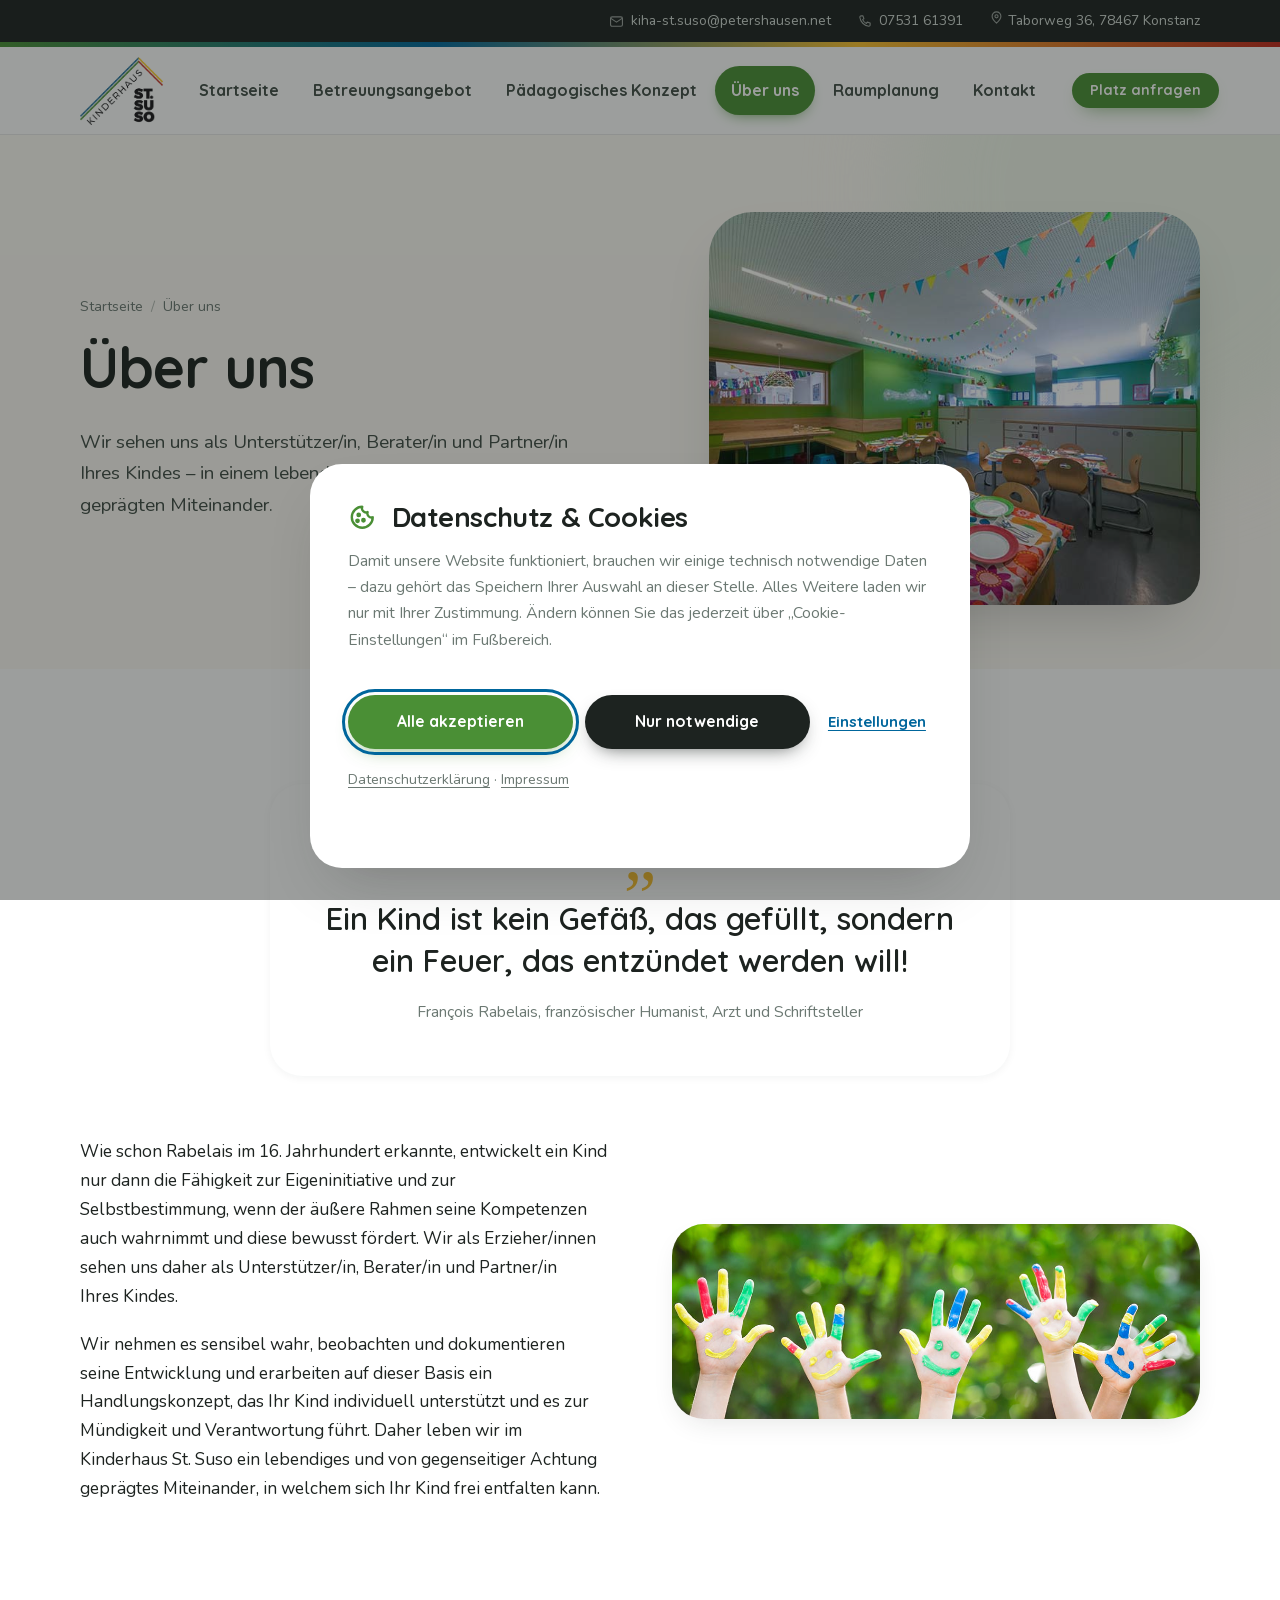
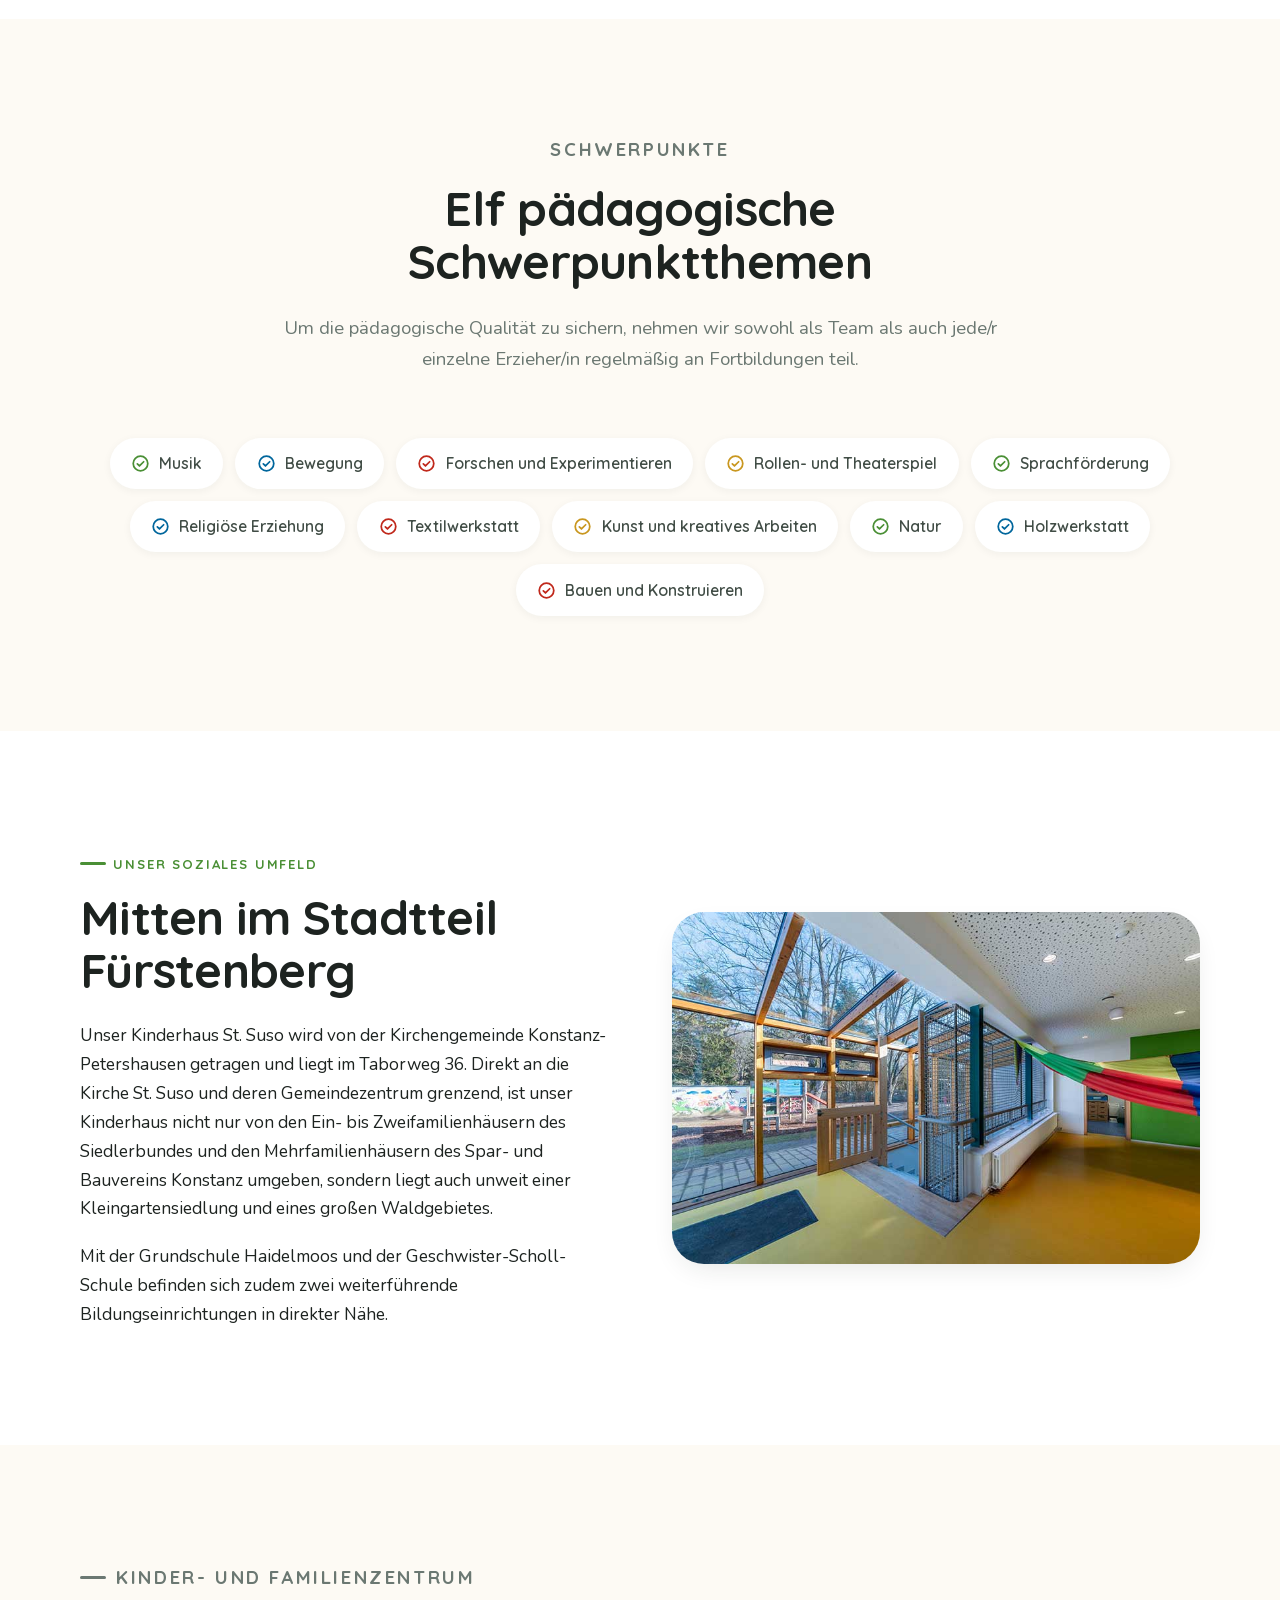
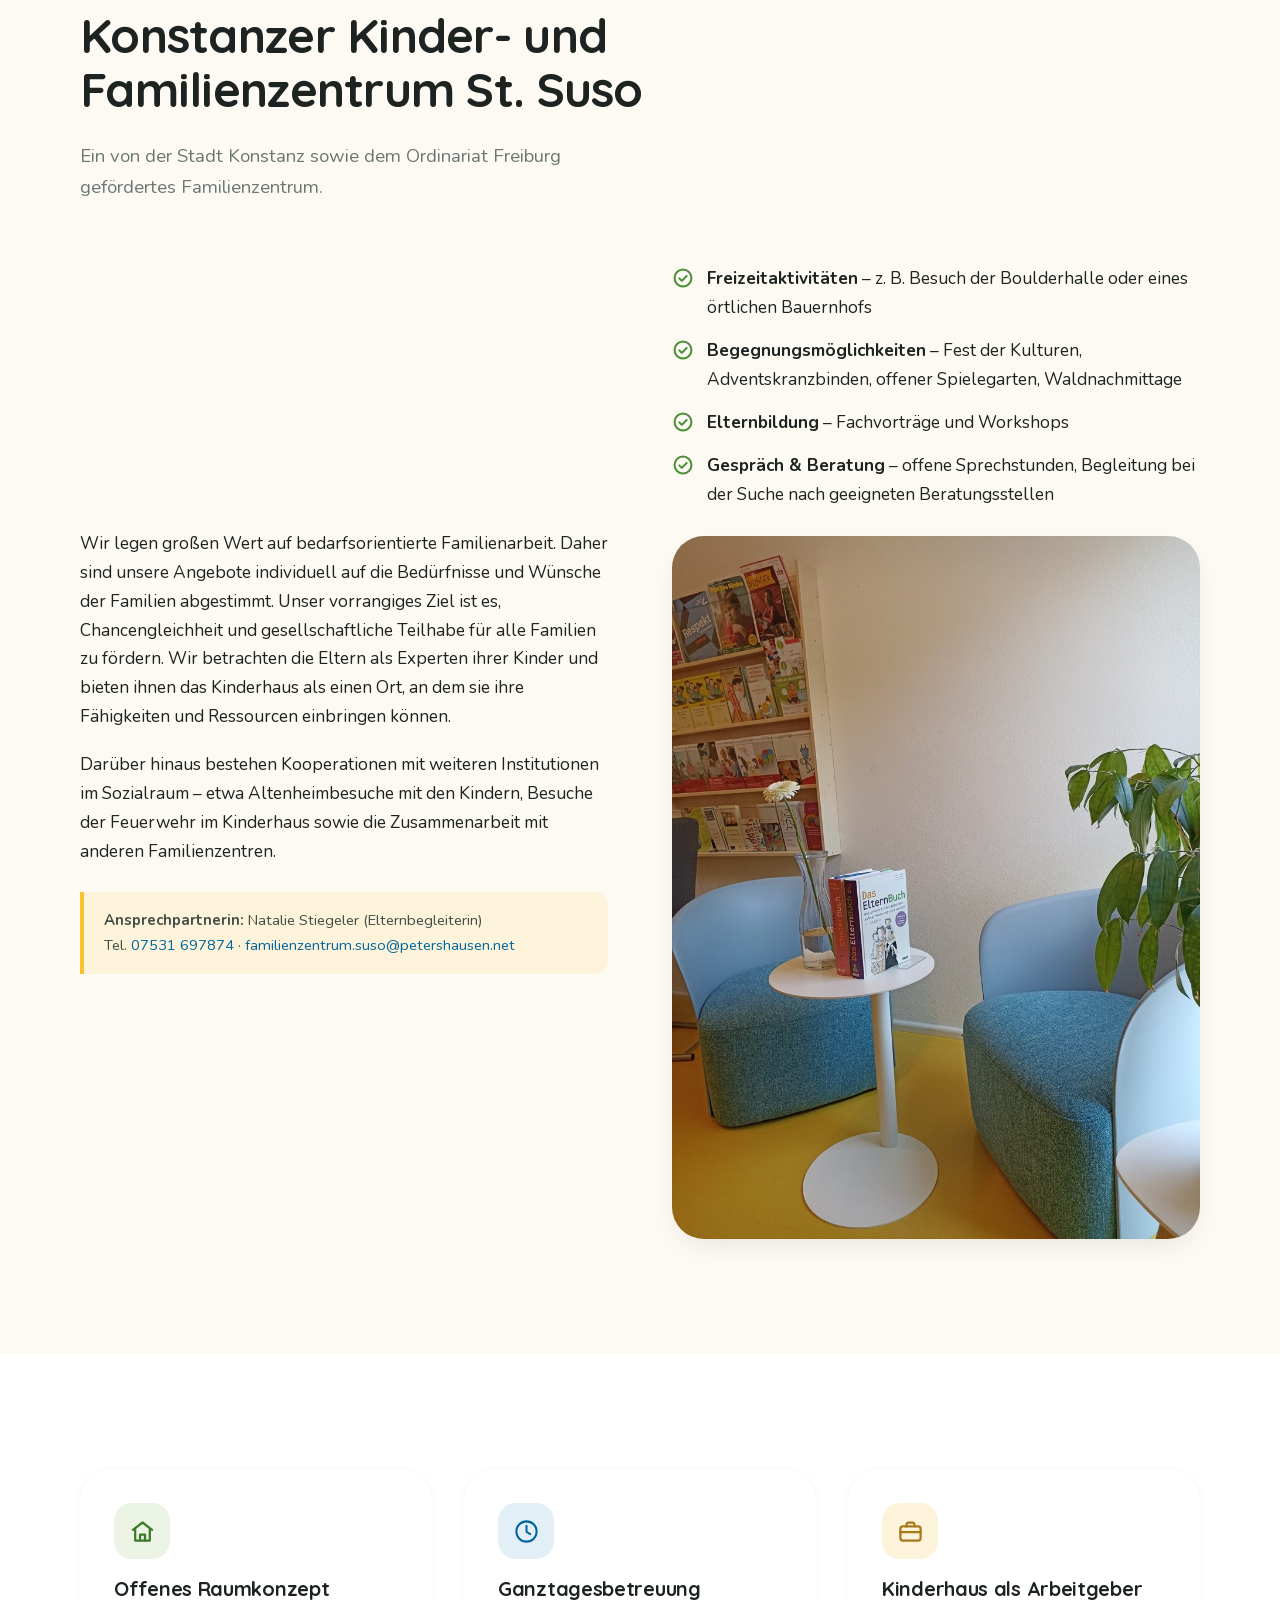
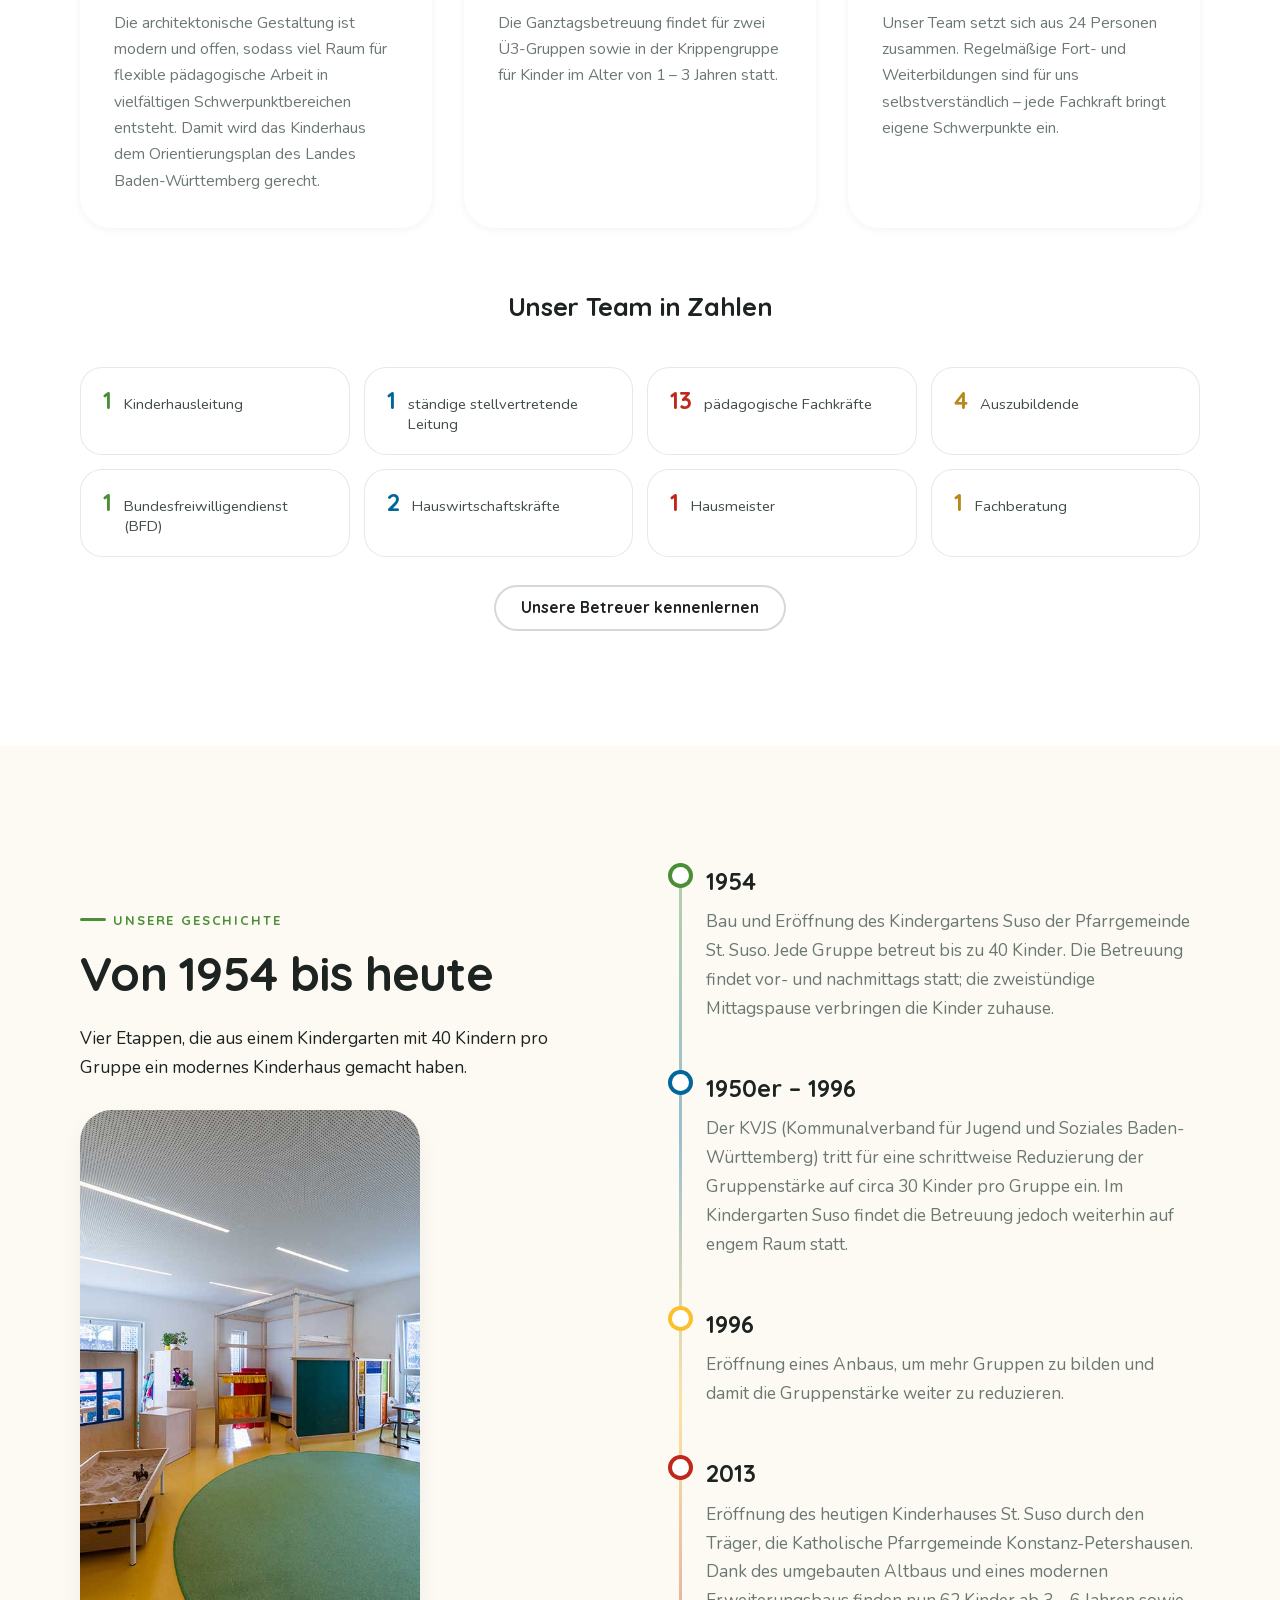
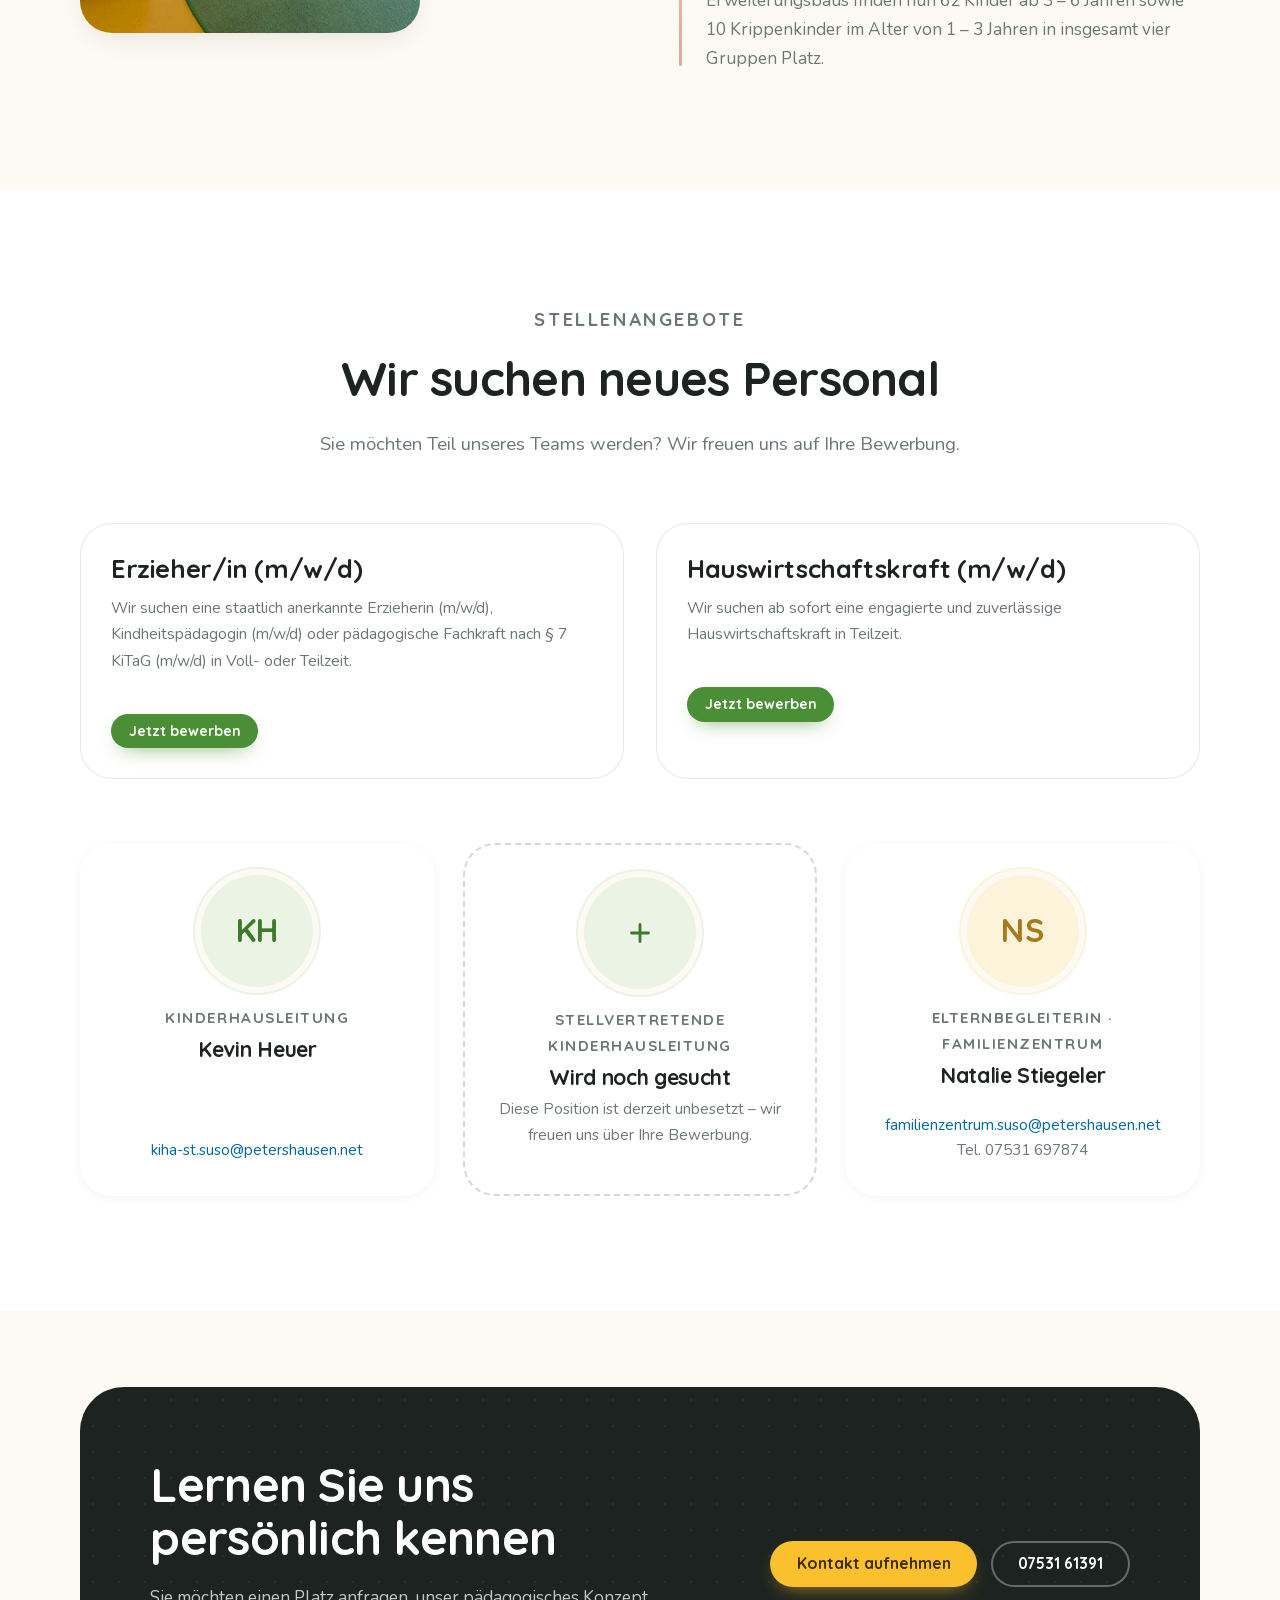
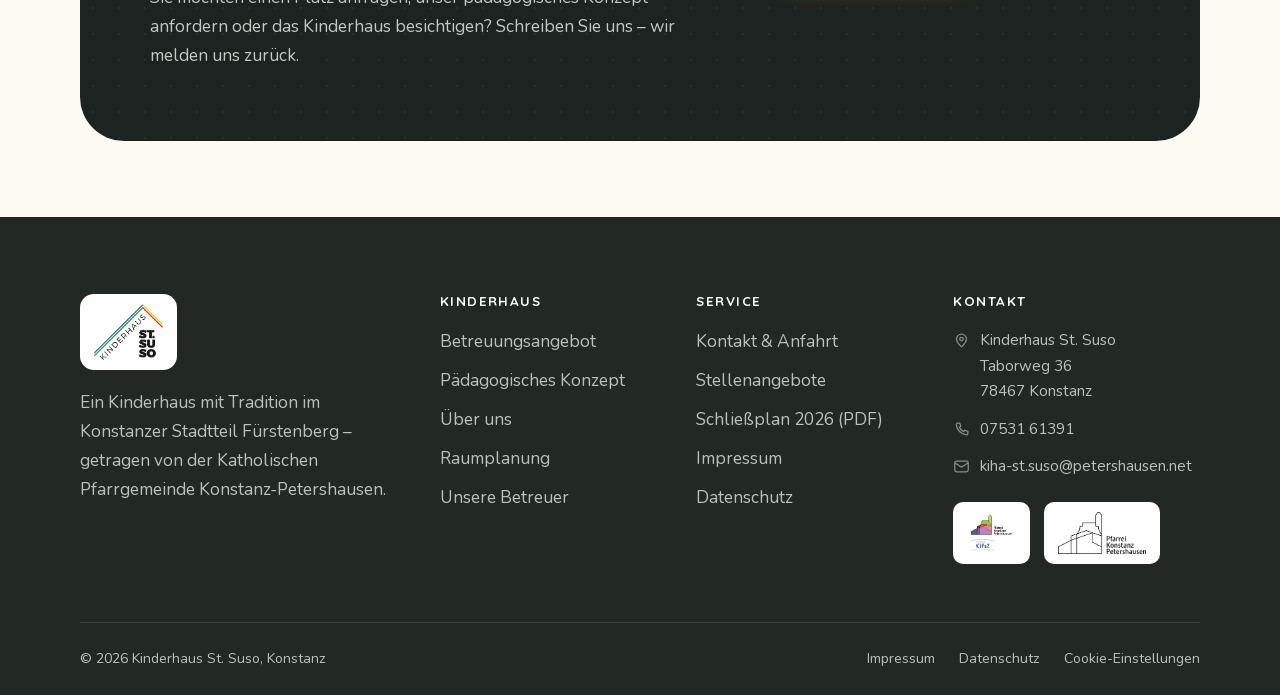
<file: ueber-uns.html>
<!DOCTYPE html>
<html lang="de">
<head>
<meta charset="UTF-8">
<meta name="viewport" content="width=device-width, initial-scale=1">
<title>Über uns – Kinderhaus St. Suso Konstanz</title>
<meta name="description" content="Unsere Schwerpunkte, das Kinder- und Familienzentrum, unsere Geschichte seit 1954, unsere Leitung und offene Stellen im Kinderhaus St. Suso.">
<link rel="canonical" href="https://kinderhaus.st-suso.de/ueber-uns/">
<meta property="og:type" content="website">
<meta property="og:locale" content="de_DE">
<meta property="og:title" content="Über uns – Kinderhaus St. Suso Konstanz">
<meta property="og:description" content="Unsere Schwerpunkte, das Kinder- und Familienzentrum, unsere Geschichte seit 1954, unsere Leitung und offene Stellen im Kinderhaus St. Suso.">
<meta property="og:image" content="assets/img/raum-13.jpg">
<meta name="theme-color" content="#4a8f35">
<link rel="icon" href="assets/img/favicon-32.png" sizes="32x32">
<link rel="apple-touch-icon" href="assets/img/favicon-180.png">
<link rel="preload" as="font" type="font/woff2" href="assets/fonts/Quicksand-700-latin.woff2" crossorigin>
<link rel="preload" as="font" type="font/woff2" href="assets/fonts/Nunito-400-latin.woff2" crossorigin>
<link rel="stylesheet" href="assets/css/style.css">
</head>
<body>
<a class="skip-link" href="#main">Zum Inhalt springen</a>

<div class="topbar">
  <div class="container">
    <a href="mailto:kiha-st.suso@petershausen.net"><svg viewBox="0 0 24 24" fill="none" stroke="currentColor" stroke-width="1.8" stroke-linecap="round" stroke-linejoin="round"><rect x="2.5" y="4.5" width="19" height="15" rx="2.5"/><path d="M3 7l9 6 9-6"/></svg> kiha-st.suso@petershausen.net</a>
    <a href="tel:+49753161391"><svg viewBox="0 0 24 24" fill="none" stroke="currentColor" stroke-width="1.8" stroke-linecap="round" stroke-linejoin="round"><path d="M6.5 3h3l1.5 4.5-2 1.5a12 12 0 006 6l1.5-2L21 14.5v3a2 2 0 01-2.2 2A16.5 16.5 0 014.5 5.2 2 2 0 016.5 3z"/></svg> 07531 61391</a>
    <span class="topbar__addr"><svg viewBox="0 0 24 24" fill="none" stroke="currentColor" stroke-width="1.8" stroke-linecap="round" stroke-linejoin="round"><path d="M12 21s7-6.2 7-11a7 7 0 10-14 0c0 4.8 7 11 7 11z"/><circle cx="12" cy="10" r="2.5"/></svg> Taborweg 36, 78467 Konstanz</span>
  </div>
</div>

<header class="site-header">
  <div class="container">
    <a class="brand" href="index.html" aria-label="Kinderhaus St. Suso – zur Startseite">
      <img src="assets/img/logo-kinderhaus.png" alt="Kinderhaus St. Suso" width="415" height="338">
    </a>
    <nav class="nav" id="hauptnavigation" aria-label="Hauptnavigation">
      <a href="index.html">Startseite</a>
      <a href="betreuungsangebot.html">Betreuungsangebot</a>
      <a href="paedagogisches-konzept.html">Pädagogisches Konzept</a>
      <a href="ueber-uns.html" aria-current="page">Über uns</a>
      <a href="raumplanung.html">Raumplanung</a>
      <a href="kontakt.html">Kontakt</a>
      <a class="btn" href="kontakt.html">Platz anfragen</a>
    </nav>
    <a class="btn btn--sm header-cta" href="kontakt.html">Platz anfragen</a>
    <button class="nav-toggle" type="button" aria-expanded="false" aria-controls="hauptnavigation" aria-label="Menü öffnen">
      <i></i><i></i><i></i>
    </button>
  </div>
</header>

<main id="main">

  <section class="page-hero">
    <span class="blob blob--1" aria-hidden="true"></span>
    <div class="container">
      <div class="page-hero__grid">
        <div>
          <nav class="breadcrumb" aria-label="Brotkrumennavigation">
            <a href="index.html">Startseite</a><span aria-hidden="true">/</span><span>Über uns</span>
          </nav>
          <h1>Über uns</h1>
          <p>Wir sehen uns als Unterstützer/in, Berater/in und Partner/in Ihres Kindes – in einem lebendigen, von gegenseitiger Achtung geprägten Miteinander.</p>
        </div>
        <div class="page-hero__media">
          <img src="assets/img/raum-13.jpg" alt="Gruppenraum mit grüner Wand und gedecktem Tisch" loading="eager">
        </div>
      </div>
    </div>
  </section>

  <section class="section section--white">
    <div class="container container--narrow">
      <div class="quote reveal">
        <blockquote>Ein Kind ist kein Gefäß, das gefüllt, sondern ein Feuer, das entzündet werden will!</blockquote>
        <cite>François Rabelais, französischer Humanist, Arzt und Schriftsteller</cite>
      </div>
    </div>
    <div class="container" style="margin-top:clamp(38px,5vw,62px)">
      <div class="split">
        <div class="reveal">
          <p>
            Wie schon Rabelais im 16. Jahrhundert erkannte, entwickelt ein Kind nur dann die Fähigkeit zur
            Eigeninitiative und zur Selbstbestimmung, wenn der äußere Rahmen seine Kompetenzen auch wahrnimmt
            und diese bewusst fördert. Wir als Erzieher/innen sehen uns daher als Unterstützer/in, Berater/in
            und Partner/in Ihres Kindes.
          </p>
          <p>
            Wir nehmen es sensibel wahr, beobachten und dokumentieren seine Entwicklung und erarbeiten auf dieser
            Basis ein Handlungskonzept, das Ihr Kind individuell unterstützt und es zur Mündigkeit und
            Verantwortung führt. Daher leben wir im Kinderhaus St. Suso ein lebendiges und von gegenseitiger
            Achtung geprägtes Miteinander, in welchem sich Ihr Kind frei entfalten kann.
          </p>
        </div>
        <div class="split__media reveal">
          <img class="arch" src="assets/img/detail-kinderhaende.jpg" alt="Bunt bemalte Kinderhände vor grünem Hintergrund" loading="lazy" width="1000" height="370">
        </div>
      </div>
    </div>
  </section>

  <section class="section">
    <div class="container">
      <div class="section-head section-head--center reveal">
        <p class="eyebrow eyebrow--blue">Schwerpunkte</p>
        <h2>Elf pädagogische Schwerpunktthemen</h2>
        <p>Um die pädagogische Qualität zu sichern, nehmen wir sowohl als Team als auch jede/r einzelne Erzieher/in regelmäßig an Fortbildungen teil.</p>
      </div>
      <div class="tags reveal" style="justify-content:center">
        <span class="tag"><svg viewBox="0 0 24 24" fill="none" stroke="currentColor" stroke-width="2.2" stroke-linecap="round" stroke-linejoin="round"><circle cx="12" cy="12" r="9.2"/><path d="M8 12.4l2.7 2.7L16 9.8"/></svg> Musik</span>
        <span class="tag"><svg viewBox="0 0 24 24" fill="none" stroke="currentColor" stroke-width="2.2" stroke-linecap="round" stroke-linejoin="round"><circle cx="12" cy="12" r="9.2"/><path d="M8 12.4l2.7 2.7L16 9.8"/></svg> Bewegung</span>
        <span class="tag"><svg viewBox="0 0 24 24" fill="none" stroke="currentColor" stroke-width="2.2" stroke-linecap="round" stroke-linejoin="round"><circle cx="12" cy="12" r="9.2"/><path d="M8 12.4l2.7 2.7L16 9.8"/></svg> Forschen und Experimentieren</span>
        <span class="tag"><svg viewBox="0 0 24 24" fill="none" stroke="currentColor" stroke-width="2.2" stroke-linecap="round" stroke-linejoin="round"><circle cx="12" cy="12" r="9.2"/><path d="M8 12.4l2.7 2.7L16 9.8"/></svg> Rollen- und Theaterspiel</span>
        <span class="tag"><svg viewBox="0 0 24 24" fill="none" stroke="currentColor" stroke-width="2.2" stroke-linecap="round" stroke-linejoin="round"><circle cx="12" cy="12" r="9.2"/><path d="M8 12.4l2.7 2.7L16 9.8"/></svg> Sprachförderung</span>
        <span class="tag"><svg viewBox="0 0 24 24" fill="none" stroke="currentColor" stroke-width="2.2" stroke-linecap="round" stroke-linejoin="round"><circle cx="12" cy="12" r="9.2"/><path d="M8 12.4l2.7 2.7L16 9.8"/></svg> Religiöse Erziehung</span>
        <span class="tag"><svg viewBox="0 0 24 24" fill="none" stroke="currentColor" stroke-width="2.2" stroke-linecap="round" stroke-linejoin="round"><circle cx="12" cy="12" r="9.2"/><path d="M8 12.4l2.7 2.7L16 9.8"/></svg> Textilwerkstatt</span>
        <span class="tag"><svg viewBox="0 0 24 24" fill="none" stroke="currentColor" stroke-width="2.2" stroke-linecap="round" stroke-linejoin="round"><circle cx="12" cy="12" r="9.2"/><path d="M8 12.4l2.7 2.7L16 9.8"/></svg> Kunst und kreatives Arbeiten</span>
        <span class="tag"><svg viewBox="0 0 24 24" fill="none" stroke="currentColor" stroke-width="2.2" stroke-linecap="round" stroke-linejoin="round"><circle cx="12" cy="12" r="9.2"/><path d="M8 12.4l2.7 2.7L16 9.8"/></svg> Natur</span>
        <span class="tag"><svg viewBox="0 0 24 24" fill="none" stroke="currentColor" stroke-width="2.2" stroke-linecap="round" stroke-linejoin="round"><circle cx="12" cy="12" r="9.2"/><path d="M8 12.4l2.7 2.7L16 9.8"/></svg> Holzwerkstatt</span>
        <span class="tag"><svg viewBox="0 0 24 24" fill="none" stroke="currentColor" stroke-width="2.2" stroke-linecap="round" stroke-linejoin="round"><circle cx="12" cy="12" r="9.2"/><path d="M8 12.4l2.7 2.7L16 9.8"/></svg> Bauen und Konstruieren</span>
      </div>
    </div>
  </section>

  <section class="section section--white">
    <div class="container">
      <div class="split split--reverse">
        <div class="split__media reveal">
          <img src="assets/img/raum-09.jpg" alt="Überdachter Außenbereich mit Blick in den Garten" loading="lazy" width="800" height="534">
        </div>
        <div class="reveal">
          <p class="eyebrow">Unser soziales Umfeld</p>
          <h2>Mitten im Stadtteil Fürstenberg</h2>
          <p>
            Unser Kinderhaus St. Suso wird von der Kirchengemeinde Konstanz-Petershausen getragen und liegt im
            Taborweg 36. Direkt an die Kirche St. Suso und deren Gemeindezentrum grenzend, ist unser Kinderhaus
            nicht nur von den Ein- bis Zweifamilienhäusern des Siedlerbundes und den Mehrfamilienhäusern des
            Spar- und Bauvereins Konstanz umgeben, sondern liegt auch unweit einer Kleingartensiedlung und eines
            großen Waldgebietes.
          </p>
          <p>
            Mit der Grundschule Haidelmoos und der Geschwister-Scholl-Schule befinden sich zudem zwei
            weiterführende Bildungseinrichtungen in direkter Nähe.
          </p>
        </div>
      </div>
    </div>
  </section>

  <section class="section">
    <div class="container">
      <div class="section-head reveal">
        <p class="eyebrow eyebrow--red">Kinder- und Familienzentrum</p>
        <h2>Konstanzer Kinder- und Familienzentrum St. Suso</h2>
        <p>Ein von der Stadt Konstanz sowie dem Ordinariat Freiburg gefördertes Familienzentrum.</p>
      </div>
      <div class="split">
        <div class="reveal">
          <p>
            Wir legen großen Wert auf bedarfsorientierte Familienarbeit. Daher sind unsere Angebote individuell
            auf die Bedürfnisse und Wünsche der Familien abgestimmt. Unser vorrangiges Ziel ist es,
            Chancengleichheit und gesellschaftliche Teilhabe für alle Familien zu fördern. Wir betrachten die
            Eltern als Experten ihrer Kinder und bieten ihnen das Kinderhaus als einen Ort, an dem sie ihre
            Fähigkeiten und Ressourcen einbringen können.
          </p>
          <p>
            Darüber hinaus bestehen Kooperationen mit weiteren Institutionen im Sozialraum – etwa
            Altenheimbesuche mit den Kindern, Besuche der Feuerwehr im Kinderhaus sowie die Zusammenarbeit mit
            anderen Familienzentren.
          </p>
          <div class="info-box" style="margin-top:1.6rem">
            <strong>Ansprechpartnerin:</strong> Natalie Stiegeler (Elternbegleiterin)<br>
            Tel. <a href="tel:+497531697874">07531 697874</a> ·
            <a href="mailto:familienzentrum.suso@petershausen.net">familienzentrum.suso@petershausen.net</a>
          </div>
        </div>
        <div class="reveal">
          <ul class="list-check">
            <li><svg viewBox="0 0 24 24" fill="none" stroke="currentColor" stroke-width="2.2" stroke-linecap="round" stroke-linejoin="round"><circle cx="12" cy="12" r="9.2"/><path d="M8 12.4l2.7 2.7L16 9.8"/></svg><span><strong>Freizeitaktivitäten</strong> – z.&nbsp;B. Besuch der Boulderhalle oder eines örtlichen Bauernhofs</span></li>
            <li><svg viewBox="0 0 24 24" fill="none" stroke="currentColor" stroke-width="2.2" stroke-linecap="round" stroke-linejoin="round"><circle cx="12" cy="12" r="9.2"/><path d="M8 12.4l2.7 2.7L16 9.8"/></svg><span><strong>Begegnungsmöglichkeiten</strong> – Fest der Kulturen, Adventskranzbinden, offener Spielegarten, Waldnachmittage</span></li>
            <li><svg viewBox="0 0 24 24" fill="none" stroke="currentColor" stroke-width="2.2" stroke-linecap="round" stroke-linejoin="round"><circle cx="12" cy="12" r="9.2"/><path d="M8 12.4l2.7 2.7L16 9.8"/></svg><span><strong>Elternbildung</strong> – Fachvorträge und Workshops</span></li>
            <li><svg viewBox="0 0 24 24" fill="none" stroke="currentColor" stroke-width="2.2" stroke-linecap="round" stroke-linejoin="round"><circle cx="12" cy="12" r="9.2"/><path d="M8 12.4l2.7 2.7L16 9.8"/></svg><span><strong>Gespräch &amp; Beratung</strong> – offene Sprechstunden, Begleitung bei der Suche nach geeigneten Beratungsstellen</span></li>
          </ul>
          <img src="assets/img/elterncafe.jpg" alt="Elterncafé mit blauen Sesseln und Beistelltisch" loading="lazy" style="border-radius:var(--r-lg);margin-top:26px;box-shadow:var(--sh)">
        </div>
      </div>
    </div>
  </section>

  <section class="section section--white">
    <div class="container">
      <div class="grid grid--3">
        <div class="icard reveal">
          <div class="icard__icon"><svg viewBox="0 0 24 24" fill="none" stroke="currentColor" stroke-width="2" stroke-linecap="round" stroke-linejoin="round"><path d="M3.5 10.5L12 4l8.5 6.5"/><path d="M5.5 9.8V20h13V9.8"/><path d="M9.8 20v-5.2h4.4V20"/></svg></div>
          <h3>Offenes Raumkonzept</h3>
          <p>Die architektonische Gestaltung ist modern und offen, sodass viel Raum für flexible pädagogische Arbeit in vielfältigen Schwerpunktbereichen entsteht. Damit wird das Kinderhaus dem Orientierungsplan des Landes Baden-Württemberg gerecht.</p>
        </div>
        <div class="icard icard--blue reveal">
          <div class="icard__icon"><svg viewBox="0 0 24 24" fill="none" stroke="currentColor" stroke-width="1.8" stroke-linecap="round" stroke-linejoin="round"><circle cx="12" cy="12" r="9"/><path d="M12 7v5.3l3.4 2"/></svg></div>
          <h3>Ganztagesbetreuung</h3>
          <p>Die Ganztagsbetreuung findet für zwei Ü3-Gruppen sowie in der Krippengruppe für Kinder im Alter von 1 – 3 Jahren statt.</p>
        </div>
        <div class="icard icard--yellow reveal">
          <div class="icard__icon"><svg viewBox="0 0 24 24" fill="none" stroke="currentColor" stroke-width="2" stroke-linecap="round" stroke-linejoin="round"><rect x="3" y="7.5" width="18" height="12.5" rx="2.2"/><path d="M8.5 7.5V5.8A1.8 1.8 0 0110.3 4h3.4a1.8 1.8 0 011.8 1.8v1.7"/><path d="M3 12.5h18"/></svg></div>
          <h3>Kinderhaus als Arbeitgeber</h3>
          <p>Unser Team setzt sich aus 24 Personen zusammen. Regelmäßige Fort- und Weiterbildungen sind für uns selbstverständlich – jede Fachkraft bringt eigene Schwerpunkte ein.</p>
        </div>
      </div>

      <h3 style="margin-top:clamp(42px,5vw,64px);text-align:center">Unser Team in Zahlen</h3>
      <div class="team-roles reveal">
        <div class="role"><b>1</b><span>Kinderhausleitung</span></div>
        <div class="role"><b>1</b><span>ständige stellvertretende Leitung</span></div>
        <div class="role"><b>13</b><span>pädagogische Fachkräfte</span></div>
        <div class="role"><b>4</b><span>Auszubildende</span></div>
        <div class="role"><b>1</b><span>Bundesfreiwilligendienst (BFD)</span></div>
        <div class="role"><b>2</b><span>Hauswirtschaftskräfte</span></div>
        <div class="role"><b>1</b><span>Hausmeister</span></div>
        <div class="role"><b>1</b><span>Fachberatung</span></div>
      </div>
      <div class="btn-row reveal" style="justify-content:center;margin-top:28px">
        <a class="btn btn--ghost" href="index.html#betreuer">Unsere Betreuer kennenlernen</a>
      </div>
    </div>
  </section>

  <section class="section">
    <div class="container">
      <div class="split">
        <div class="reveal">
          <p class="eyebrow">Unsere Geschichte</p>
          <h2>Von 1954 bis heute</h2>
          <p>Vier Etappen, die aus einem Kindergarten mit 40 Kindern pro Gruppe ein modernes Kinderhaus gemacht haben.</p>
          <img src="assets/img/raum-hoch-01.jpg" alt="Blick in das Foyer mit grünem Teppich" loading="lazy" style="border-radius:var(--r-lg);margin-top:28px;box-shadow:var(--sh);max-width:340px">
        </div>
        <div class="timeline reveal">
          <div class="timeline__item">
            <span class="timeline__year">1954</span>
            <p>Bau und Eröffnung des Kindergartens Suso der Pfarrgemeinde St. Suso. Jede Gruppe betreut bis zu 40 Kinder. Die Betreuung findet vor- und nachmittags statt; die zweistündige Mittagspause verbringen die Kinder zuhause.</p>
          </div>
          <div class="timeline__item">
            <span class="timeline__year">1950er – 1996</span>
            <p>Der KVJS (Kommunalverband für Jugend und Soziales Baden-Württemberg) tritt für eine schrittweise Reduzierung der Gruppenstärke auf circa 30 Kinder pro Gruppe ein. Im Kindergarten Suso findet die Betreuung jedoch weiterhin auf engem Raum statt.</p>
          </div>
          <div class="timeline__item">
            <span class="timeline__year">1996</span>
            <p>Eröffnung eines Anbaus, um mehr Gruppen zu bilden und damit die Gruppenstärke weiter zu reduzieren.</p>
          </div>
          <div class="timeline__item">
            <span class="timeline__year">2013</span>
            <p>Eröffnung des heutigen Kinderhauses St. Suso durch den Träger, die Katholische Pfarrgemeinde Konstanz-Petershausen. Dank des umgebauten Altbaus und eines modernen Erweiterungsbaus finden nun 62 Kinder ab 3 – 6 Jahren sowie 10 Krippenkinder im Alter von 1 – 3 Jahren in insgesamt vier Gruppen Platz.</p>
          </div>
        </div>
      </div>
    </div>
  </section>

  <section class="section section--white" id="stellen">
    <div class="container">
      <div class="section-head section-head--center reveal">
        <p class="eyebrow eyebrow--red">Stellenangebote</p>
        <h2>Wir suchen neues Personal</h2>
        <p>Sie möchten Teil unseres Teams werden? Wir freuen uns auf Ihre Bewerbung.</p>
      </div>
      <div class="grid grid--2">
        <article class="card card--flat reveal">
          <div class="card__body">
            <h3>Erzieher/in (m/w/d)</h3>
            <p>Wir suchen eine staatlich anerkannte Erzieherin (m/w/d), Kindheitspädagogin (m/w/d) oder pädagogische Fachkraft nach § 7 KiTaG (m/w/d) in Voll- oder Teilzeit.</p>
            <div class="btn-row" style="margin-top:1.4rem">
              <a class="btn btn--sm" href="kontakt.html">Jetzt bewerben</a>
            </div>
          </div>
        </article>
        <article class="card card--flat reveal">
          <div class="card__body">
            <h3>Hauswirtschaftskraft (m/w/d)</h3>
            <p>Wir suchen ab sofort eine engagierte und zuverlässige Hauswirtschaftskraft in Teilzeit.</p>
            <div class="btn-row" style="margin-top:1.4rem">
              <a class="btn btn--sm" href="kontakt.html">Jetzt bewerben</a>
            </div>
          </div>
        </article>
      </div>

      <div class="people" style="margin-top:clamp(42px,5vw,64px)">
        <article class="person reveal">
          <div class="person__avatar" aria-hidden="true">KH</div>
          <p class="person__role">Kinderhausleitung</p>
          <h3 class="person__name">Kevin Heuer</h3>
          <p class="person__contact"><a href="mailto:kiha-st.suso@petershausen.net">kiha-st.suso@petershausen.net</a></p>
        </article>
        <article class="person person--open reveal">
          <div class="person__avatar" aria-hidden="true">
            <svg viewBox="0 0 24 24" fill="none" stroke="currentColor" stroke-width="2" stroke-linecap="round" style="width:34px;height:34px"><path d="M12 6v12M6 12h12"/></svg>
          </div>
          <p class="person__role">Stellvertretende Kinderhausleitung</p>
          <h3 class="person__name">Wird noch gesucht</h3>
          <p>Diese Position ist derzeit unbesetzt – wir freuen uns über Ihre Bewerbung.</p>
        </article>
        <article class="person person--yellow reveal">
          <div class="person__avatar" aria-hidden="true">NS</div>
          <p class="person__role">Elternbegleiterin · Familienzentrum</p>
          <h3 class="person__name">Natalie Stiegeler</h3>
          <p class="person__contact"><a href="mailto:familienzentrum.suso@petershausen.net">familienzentrum.suso@petershausen.net</a><br>Tel. 07531 697874</p>
        </article>
      </div>
    </div>
  </section>

  <section class="section section--tight">
    <div class="container">
      <div class="cta-band reveal">
        <div>
          <h2>Lernen Sie uns persönlich kennen</h2>
          <p>Sie möchten einen Platz anfragen, unser pädagogisches Konzept anfordern oder das Kinderhaus besichtigen? Schreiben Sie uns – wir melden uns zurück.</p>
        </div>
        <div class="btn-row" style="justify-content:flex-end">
          <a class="btn btn--yellow" href="kontakt.html">Kontakt aufnehmen</a>
          <a class="btn btn--ghost" href="tel:+49753161391">07531 61391</a>
        </div>
      </div>
    </div>
  </section>

</main>

<footer class="site-footer">
  <div class="container">
    <div class="footer-grid">
      <div class="footer-brand">
        <img src="assets/img/logo-kinderhaus.png" alt="Kinderhaus St. Suso" loading="lazy">
        <p>Ein Kinderhaus mit Tradition im Konstanzer Stadtteil Fürstenberg – getragen von der Katholischen Pfarrgemeinde Konstanz-Petershausen.</p>
      </div>
      <div>
        <h4>Kinderhaus</h4>
        <ul class="footer-links">
          <li><a href="betreuungsangebot.html">Betreuungsangebot</a></li>
          <li><a href="paedagogisches-konzept.html">Pädagogisches Konzept</a></li>
          <li><a href="ueber-uns.html">Über uns</a></li>
          <li><a href="raumplanung.html">Raumplanung</a></li>
          <li><a href="index.html#betreuer">Unsere Betreuer</a></li>
        </ul>
      </div>
      <div>
        <h4>Service</h4>
        <ul class="footer-links">
          <li><a href="kontakt.html">Kontakt &amp; Anfahrt</a></li>
          <li><a href="ueber-uns.html#stellen">Stellenangebote</a></li>
          <li><a href="assets/downloads/Schliessplan-2026.pdf" target="_blank" rel="noopener">Schließplan 2026 (PDF)</a></li>
          <li><a href="impressum.html">Impressum</a></li>
          <li><a href="datenschutz.html">Datenschutz</a></li>
        </ul>
      </div>
      <div>
        <h4>Kontakt</h4>
        <ul class="footer-contact">
          <li><svg viewBox="0 0 24 24" fill="none" stroke="currentColor" stroke-width="1.8" stroke-linecap="round" stroke-linejoin="round"><path d="M12 21s7-6.2 7-11a7 7 0 10-14 0c0 4.8 7 11 7 11z"/><circle cx="12" cy="10" r="2.5"/></svg><span>Kinderhaus St. Suso<br>Taborweg 36<br>78467 Konstanz</span></li>
          <li><svg viewBox="0 0 24 24" fill="none" stroke="currentColor" stroke-width="1.8" stroke-linecap="round" stroke-linejoin="round"><path d="M6.5 3h3l1.5 4.5-2 1.5a12 12 0 006 6l1.5-2L21 14.5v3a2 2 0 01-2.2 2A16.5 16.5 0 014.5 5.2 2 2 0 016.5 3z"/></svg><a href="tel:+49753161391">07531 61391</a></li>
          <li><svg viewBox="0 0 24 24" fill="none" stroke="currentColor" stroke-width="1.8" stroke-linecap="round" stroke-linejoin="round"><rect x="2.5" y="4.5" width="19" height="15" rx="2.5"/><path d="M3 7l9 6 9-6"/></svg><a href="mailto:kiha-st.suso@petershausen.net">kiha-st.suso@petershausen.net</a></li>
        </ul>
        <div class="footer-partner" style="margin-top:22px">
          <img src="assets/img/logo-kifaz.jpg" alt="Pfarrei Konstanz-Petershausen und Konstanzer Kinder- und Familienzentrum KiFaZ" loading="lazy">
          <img src="assets/img/logo-pfarrei.png" alt="Katholische Pfarrgemeinde Konstanz-Petershausen" loading="lazy">
        </div>
      </div>
    </div>
    <div class="footer-bottom">
      <p style="margin:0">© <span data-year>2026</span> Kinderhaus St. Suso, Konstanz</p>
      <nav aria-label="Rechtliches">
        <a href="impressum.html">Impressum</a>
        <a href="datenschutz.html">Datenschutz</a>
        <a href="datenschutz.html#einwilligung" data-cookie-settings>Cookie-Einstellungen</a>
      </nav>
    </div>
  </div>
</footer>

<script src="assets/js/main.js" defer></script>
</body>
</html>
</file>
<file: assets/css/style.css>
@import url("../fonts/fonts.css");

/* =========================================================
   Kinderhaus St. Suso — Design System
   Farben aus dem Logo: Grün, Blau, Gelb, Rot
   ========================================================= */

:root {
  /* Markenfarben */
  --green: #4a8f35;
  --green-600: #3d7a2b;
  --green-100: #eaf3e4;
  --blue: #00669c;
  --blue-600: #005182;
  --blue-100: #e3eff6;
  --yellow: #fbc02d;
  --yellow-100: #fdf3da;
  --red: #c0281b;
  --red-100: #f8e6e3;

  /* Neutrale */
  --ink: #1d2320;
  --ink-soft: #414d46;
  --muted: #6b7872;
  --cream: #fdfaf4;
  --cream-2: #f6f1e7;
  --surface: #ffffff;
  --line: rgba(29, 35, 32, 0.1);
  --line-strong: rgba(29, 35, 32, 0.18);

  /* Radien */
  --r-xs: 10px;
  --r-sm: 14px;
  --r: 22px;
  --r-lg: 32px;
  --r-xl: 44px;
  --pill: 999px;

  /* Schatten */
  --sh-sm: 0 2px 8px rgba(29, 35, 32, 0.05);
  --sh: 0 10px 30px -12px rgba(29, 35, 32, 0.16);
  --sh-lg: 0 28px 60px -24px rgba(29, 35, 32, 0.26);

  /* Raster */
  --container: 1200px;
  --gutter: clamp(20px, 5vw, 40px);
  --section-y: clamp(64px, 9vw, 118px);

  /* Typo */
  --font-display: "Quicksand", ui-rounded, "Segoe UI", system-ui, sans-serif;
  --font-body: "Nunito", system-ui, -apple-system, "Segoe UI", sans-serif;

  --ease: cubic-bezier(0.22, 0.61, 0.36, 1);
}

/* ---------- Reset ---------- */
*,
*::before,
*::after { box-sizing: border-box; }

html { -webkit-text-size-adjust: 100%; scroll-behavior: smooth; overflow-x: hidden; }

body {
  margin: 0;
  background: var(--cream);
  color: var(--ink);
  font-family: var(--font-body);
  font-size: clamp(1rem, 0.96rem + 0.2vw, 1.075rem);
  line-height: 1.68;
  -webkit-font-smoothing: antialiased;
  overflow-x: hidden;
}

img { max-width: 100%; display: block; height: auto; }
a { color: var(--blue); text-decoration: none; }
a:hover { color: var(--blue-600); }
button { font: inherit; }

h1, h2, h3, h4 {
  font-family: var(--font-display);
  font-weight: 700;
  color: var(--ink);
  line-height: 1.12;
  letter-spacing: -0.015em;
  margin: 0 0 0.5em;
  text-wrap: balance;
  overflow-wrap: break-word;
}

h1 { font-size: clamp(2.3rem, 1.6rem + 3.1vw, 3.9rem); }
h2 { font-size: clamp(1.9rem, 1.35rem + 2.3vw, 3rem); }
h3 { font-size: clamp(1.25rem, 1.1rem + 0.7vw, 1.6rem); }
h4 { font-size: 1.08rem; }
p { margin: 0 0 1.1em; text-wrap: pretty; }
p:last-child { margin-bottom: 0; }

::selection { background: var(--yellow); color: var(--ink); }

:focus-visible {
  outline: 3px solid var(--blue);
  outline-offset: 3px;
  border-radius: 6px;
}

.skip-link {
  position: absolute;
  left: -9999px;
  top: 0;
  z-index: 200;
  background: var(--ink);
  color: #fff;
  padding: 12px 20px;
  border-radius: 0 0 var(--r-sm) 0;
}
.skip-link:focus { left: 0; color: #fff; }

.visually-hidden {
  position: absolute !important;
  width: 1px; height: 1px;
  margin: -1px; padding: 0;
  overflow: hidden; clip: rect(0 0 0 0);
  white-space: nowrap; border: 0;
}

/* ---------- Layout ---------- */
.container {
  width: 100%;
  max-width: var(--container);
  margin-inline: auto;
  padding-inline: var(--gutter);
}
.container--narrow { max-width: 820px; }
.container--wide { max-width: 1360px; }

.section { padding-block: var(--section-y); position: relative; }
.section--tight { padding-block: clamp(44px, 6vw, 76px); }
.section--cream { background: var(--cream-2); }
.section--white { background: var(--surface); }

.section--ink {
  background: #222924;
  color: #eef1ee;
}
.section--ink h2,
.section--ink h3 { color: #fff; }
.section--ink p { color: #c4ccc6; }

.stack > * + * { margin-top: 1.1em; }

/* ---------- Section-Kopf ---------- */
.eyebrow {
  display: inline-flex;
  align-items: center;
  gap: 0.55em;
  font-family: var(--font-display);
  font-weight: 700;
  font-size: 0.82rem;
  letter-spacing: 0.14em;
  text-transform: uppercase;
  color: var(--green);
  margin: 0 0 1rem;
}
.eyebrow::before {
  content: "";
  width: 26px; height: 3px;
  border-radius: var(--pill);
  background: currentColor;
}
.eyebrow--blue { color: var(--blue); }
.eyebrow--red { color: var(--red); }
.eyebrow--yellow { color: #a8791a; }
.section--ink .eyebrow { color: var(--yellow); }

.section-head { max-width: 720px; margin-bottom: clamp(36px, 5vw, 62px); }
.section-head--center { margin-inline: auto; text-align: center; }
.section-head--center .eyebrow::before { display: none; }
.section-head p { color: var(--muted); font-size: 1.08em; }
.section--ink .section-head p { color: #b9c2bc; }

.lead { font-size: clamp(1.1rem, 1rem + 0.5vw, 1.32rem); color: var(--ink-soft); line-height: 1.6; }

/* ---------- Buttons ---------- */
.btn {
  --btn-bg: var(--green);
  --btn-fg: #fff;
  display: inline-flex;
  align-items: center;
  justify-content: center;
  gap: 0.6em;
  padding: 0.95em 1.7em;
  background: var(--btn-bg);
  color: var(--btn-fg);
  font-family: var(--font-display);
  font-weight: 700;
  font-size: 0.98rem;
  line-height: 1;
  border: 0;
  border-radius: var(--pill);
  cursor: pointer;
  transition: transform 0.25s var(--ease), box-shadow 0.25s var(--ease), background 0.2s;
  box-shadow: 0 8px 20px -10px color-mix(in srgb, var(--btn-bg) 80%, transparent);
}
.btn:hover {
  color: var(--btn-fg);
  transform: translateY(-2px);
  box-shadow: 0 14px 28px -12px color-mix(in srgb, var(--btn-bg) 85%, transparent);
}
.btn:active { transform: translateY(0); }
.btn svg { width: 1.05em; height: 1.05em; flex: none; }

.btn--blue { --btn-bg: var(--blue); }
.btn--ink { --btn-bg: var(--ink); }
.btn--yellow { --btn-bg: var(--yellow); --btn-fg: #3a2c05; }

.btn--ghost {
  --btn-bg: transparent;
  --btn-fg: var(--ink);
  box-shadow: inset 0 0 0 2px var(--line-strong);
}
.btn--ghost:hover { box-shadow: inset 0 0 0 2px var(--ink); }
.section--ink .btn--ghost { --btn-fg: #fff; box-shadow: inset 0 0 0 2px rgba(255, 255, 255, 0.32); }
.section--ink .btn--ghost:hover { box-shadow: inset 0 0 0 2px #fff; }

.btn--sm { padding: 0.72em 1.25em; font-size: 0.88rem; }

.link-arrow {
  display: inline-flex;
  align-items: center;
  gap: 0.5em;
  font-family: var(--font-display);
  font-weight: 700;
  color: var(--blue);
}
.link-arrow svg { width: 1.1em; height: 1.1em; transition: transform 0.25s var(--ease); }
.link-arrow:hover svg { transform: translateX(4px); }

.btn-row { display: flex; flex-wrap: wrap; gap: 14px; align-items: center; }

/* =========================================================
   Header
   ========================================================= */
.topbar {
  background: var(--ink);
  color: #cfd6d1;
  font-size: 0.86rem;
}
.topbar .container {
  display: flex;
  flex-wrap: wrap;
  gap: 8px 26px;
  justify-content: flex-end;
  align-items: center;
  min-height: 42px;
}
.topbar a { color: #cfd6d1; display: inline-flex; align-items: center; gap: 0.5em; }
.topbar a:hover { color: #fff; }
.topbar svg { width: 15px; height: 15px; opacity: 0.7; flex: none; }

/* Hinweis: hier bewusst kein backdrop-filter – der würde einen Containing Block
   erzeugen, wodurch das mobile Menü (position: fixed) am Header statt am
   Viewport hinge. */
.site-header {
  position: sticky;
  top: 0;
  z-index: 100;
  background: var(--surface);
  border-bottom: 1px solid var(--line);
  transition: box-shadow 0.3s, background 0.3s;
}

/* Farbband in den Logofarben – macht den Kopfbereich sofort erkennbar */
.site-header::before {
  content: "";
  position: absolute;
  left: 0;
  right: 0;
  top: 0;
  height: 5px;
  background: linear-gradient(
    90deg,
    var(--green) 0%,
    var(--blue) 34%,
    var(--yellow) 67%,
    var(--red) 100%
  );
}

.site-header.is-stuck { box-shadow: 0 10px 30px -20px rgba(29, 35, 32, 0.65); }
.site-header .container {
  display: flex;
  align-items: center;
  justify-content: space-between;
  gap: 20px;
  min-height: 92px;
  padding-top: 5px;
}

.brand { display: flex; align-items: center; gap: 12px; flex: none; }
.brand img { width: auto; height: 68px; transition: height 0.3s var(--ease); }
.is-stuck .brand img { height: 56px; }
.brand span { display: none; }

.nav { display: flex; align-items: center; gap: 2px; }
.nav a {
  position: relative;
  display: block;
  padding: 11px 16px;
  border-radius: var(--pill);
  font-family: var(--font-display);
  font-weight: 700;
  font-size: 1rem;
  color: var(--ink-soft);
  white-space: nowrap;
  transition: color 0.2s, background 0.2s;
}

/* Jeder Punkt bekommt beim Überfahren seine eigene Markenfarbe */
.nav a:not(.btn):hover { color: var(--green-600); background: var(--green-100); }
.nav a:not(.btn):nth-child(4n + 2):hover { color: var(--blue); background: var(--blue-100); }
.nav a:not(.btn):nth-child(4n + 3):hover { color: var(--red); background: var(--red-100); }
.nav a:not(.btn):nth-child(4n + 4):hover { color: #a8791a; background: var(--yellow-100); }

.nav a[aria-current="page"] {
  color: #fff;
  background: var(--green);
  box-shadow: 0 6px 16px -8px var(--green);
}
.nav a[aria-current="page"]:hover { color: #fff; background: var(--green-600); }

.header-cta { flex: none; }

.nav-toggle {
  display: none;
  width: 48px; height: 48px;
  border: 0;
  background: var(--surface);
  border-radius: var(--r-xs);
  box-shadow: var(--sh-sm);
  cursor: pointer;
  align-items: center;
  justify-content: center;
  flex-direction: column;
  gap: 5px;
}
.nav-toggle i {
  display: block;
  width: 21px; height: 2.5px;
  border-radius: 2px;
  background: var(--ink);
  transition: transform 0.3s var(--ease), opacity 0.2s;
}
.nav-toggle[aria-expanded="true"] i:nth-child(1) { transform: translateY(7.5px) rotate(45deg); }
.nav-toggle[aria-expanded="true"] i:nth-child(2) { opacity: 0; }
.nav-toggle[aria-expanded="true"] i:nth-child(3) { transform: translateY(-7.5px) rotate(-45deg); }

@media (max-width: 1080px) {
  .site-header .container { min-height: 78px; }
  .brand img { height: 58px; }
  .is-stuck .brand img { height: 52px; }
  .nav-toggle { display: flex; position: relative; z-index: 101; }
  .header-cta { display: none; }
  .nav {
    position: fixed;
    inset: 0 0 0 auto;
    width: min(380px, 88vw);
    flex-direction: column;
    align-items: stretch;
    justify-content: flex-start;
    gap: 6px;
    padding: 104px 24px 40px;
    background: var(--surface);
    box-shadow: var(--sh-lg);
    transform: translateX(100%);
    visibility: hidden;
    transition: transform 0.42s var(--ease), visibility 0s linear 0.42s;
    overflow-y: auto;
    overscroll-behavior: contain;
  }
  .nav.is-open { transform: none; visibility: visible; transition-delay: 0s; }
  .nav a { padding: 15px 18px; border-radius: var(--r-sm); font-size: 1.12rem; }
  .nav a.btn { margin-top: 16px; color: #fff; }
  .nav a.btn:hover { background: var(--green-600); color: #fff; }
  .nav-backdrop {
    position: fixed;
    inset: 0;
    background: rgba(20, 26, 22, 0.42);
    opacity: 0;
    pointer-events: none;
    transition: opacity 0.35s;
    z-index: 99;
  }
  .nav-backdrop.is-visible { opacity: 1; pointer-events: auto; }
}
@media (min-width: 1081px) { .nav .btn { display: none; } }

/* =========================================================
   Hero
   ========================================================= */
.hero { position: relative; padding-block: clamp(40px, 6vw, 76px) clamp(56px, 8vw, 104px); overflow: hidden; }
.hero__grid {
  display: grid;
  grid-template-columns: minmax(0, 1.02fr) minmax(0, 1fr);
  gap: clamp(32px, 5vw, 68px);
  align-items: center;
}
.hero__title { margin-bottom: 0.35em; }
.hero__title em {
  font-style: normal;
  color: var(--green);
  position: relative;
  white-space: nowrap;
}
.hero__title em::after {
  content: "";
  position: absolute;
  left: 0; right: 0; bottom: 0.02em;
  height: 0.28em;
  background: var(--yellow);
  border-radius: var(--pill);
  opacity: 0.42;
  z-index: -1;
}
.hero__text { color: var(--ink-soft); font-size: clamp(1.05rem, 1rem + 0.42vw, 1.24rem); max-width: 56ch; }
.hero .btn-row { margin-top: 2rem; }

.hero__badges {
  display: flex;
  flex-wrap: wrap;
  gap: 10px;
  margin-bottom: 1.6rem;
}
.chip {
  display: inline-flex;
  align-items: center;
  gap: 0.5em;
  padding: 0.5em 1em;
  border-radius: var(--pill);
  background: var(--surface);
  box-shadow: var(--sh-sm);
  font-family: var(--font-display);
  font-weight: 600;
  font-size: 0.87rem;
  color: var(--ink-soft);
}
.chip .dot { width: 8px; height: 8px; border-radius: 50%; background: var(--green); flex: none; }
.chip .dot--blue { background: var(--blue); }
.chip .dot--yellow { background: var(--yellow); }
.chip .dot--red { background: var(--red); }

/* Bild-Collage im Hero */
.hero__media { position: relative; }
.hero__media-main {
  border-radius: var(--r-xl) var(--r-xl) var(--r-lg) var(--r-lg);
  overflow: hidden;
  box-shadow: var(--sh-lg);
  aspect-ratio: 4 / 3.35;
}
.hero__media-main img { width: 100%; height: 100%; object-fit: cover; }

.hero__media-sub {
  position: absolute;
  left: -6%;
  bottom: -9%;
  width: 44%;
  max-width: 240px;
  border-radius: var(--r-lg);
  overflow: hidden;
  box-shadow: var(--sh-lg);
  border: 7px solid var(--cream);
  aspect-ratio: 1 / 1;
}
.hero__media-sub img { width: 100%; height: 100%; object-fit: cover; }

.hero__sticker {
  position: absolute;
  right: -14px;
  top: -22px;
  width: clamp(94px, 11vw, 132px);
  aspect-ratio: 1;
  display: grid;
  place-items: center;
  text-align: center;
  border-radius: 50%;
  background: var(--yellow);
  color: #3a2c05;
  font-family: var(--font-display);
  font-weight: 700;
  line-height: 1.15;
  font-size: 0.82rem;
  box-shadow: var(--sh);
  padding: 10px;
  transform: rotate(-8deg);
}
.hero__sticker b { display: block; font-size: 1.75em; }

.blob {
  position: absolute;
  border-radius: 46% 54% 60% 40% / 45% 40% 60% 55%;
  filter: blur(46px);
  opacity: 0.75;
  z-index: -2;
  pointer-events: none;
}
.blob--1 { width: 520px; height: 520px; background: var(--green-100); top: -190px; right: -140px; }
.blob--2 { width: 420px; height: 420px; background: var(--blue-100); bottom: -200px; left: -180px; }

/* =========================================================
   Statistik-Leiste
   ========================================================= */
.stats {
  display: grid;
  grid-template-columns: repeat(4, minmax(0, 1fr));
  gap: 4px;
  background: var(--surface);
  border-radius: var(--r-lg);
  box-shadow: var(--sh);
  overflow: hidden;
}
.stat { padding: clamp(22px, 3vw, 34px); text-align: center; position: relative; }
.stat + .stat::before {
  content: "";
  position: absolute;
  left: 0; top: 22%; bottom: 22%;
  width: 1px;
  background: var(--line);
}
.stat b {
  display: block;
  font-family: var(--font-display);
  font-weight: 700;
  font-size: clamp(2rem, 1.4rem + 2.2vw, 2.9rem);
  line-height: 1;
  color: var(--green);
  letter-spacing: -0.02em;
}
.stat:nth-child(2) b { color: var(--blue); }
.stat:nth-child(3) b { color: var(--red); }
.stat:nth-child(4) b { color: #b8891a; }
.stat span { display: block; margin-top: 0.5em; font-size: 0.92rem; color: var(--muted); }

/* =========================================================
   Karten
   ========================================================= */
.grid { display: grid; gap: clamp(20px, 2.6vw, 32px); }
.grid--2 { grid-template-columns: repeat(2, minmax(0, 1fr)); }
.grid--3 { grid-template-columns: repeat(3, minmax(0, 1fr)); }
.grid--4 { grid-template-columns: repeat(4, minmax(0, 1fr)); }

.card {
  background: var(--surface);
  border-radius: var(--r-lg);
  overflow: hidden;
  box-shadow: var(--sh-sm);
  display: flex;
  flex-direction: column;
  transition: transform 0.35s var(--ease), box-shadow 0.35s var(--ease);
}
.card:hover { transform: translateY(-6px); box-shadow: var(--sh); }
.card__media { aspect-ratio: 16 / 11; overflow: hidden; background: var(--cream-2); }
.card__media img { width: 100%; height: 100%; object-fit: cover; transition: transform 0.6s var(--ease); }
.card:hover .card__media img { transform: scale(1.05); }
.card__body { padding: clamp(22px, 2.6vw, 30px); display: flex; flex-direction: column; flex: 1; }
.card__body h3 { margin-bottom: 0.5em; }
.card__body p { color: var(--muted); font-size: 0.98rem; }
.card__body .link-arrow { margin-top: auto; padding-top: 1.2rem; }

.card--flat { box-shadow: none; border: 1px solid var(--line); }
.card--flat:hover { box-shadow: var(--sh-sm); }

/* Icon-Karte */
.icard {
  background: var(--surface);
  border-radius: var(--r-lg);
  padding: clamp(24px, 3vw, 34px);
  box-shadow: var(--sh-sm);
  height: 100%;
  transition: transform 0.35s var(--ease), box-shadow 0.35s var(--ease);
}
.icard:hover { transform: translateY(-5px); box-shadow: var(--sh); }
.icard__icon {
  width: 56px; height: 56px;
  display: grid; place-items: center;
  border-radius: 18px;
  background: var(--green-100);
  color: var(--green-600);
  margin-bottom: 1.15rem;
}
.icard__icon svg { width: 27px; height: 27px; }
.icard--blue .icard__icon { background: var(--blue-100); color: var(--blue); }
.icard--yellow .icard__icon { background: var(--yellow-100); color: #a8791a; }
.icard--red .icard__icon { background: var(--red-100); color: var(--red); }
.icard h3 { font-size: 1.24rem; }
.icard p { color: var(--muted); font-size: 0.98rem; margin: 0; }

/* Bild + Text nebeneinander */
.split {
  display: grid;
  grid-template-columns: repeat(2, minmax(0, 1fr));
  gap: clamp(32px, 5vw, 72px);
  align-items: center;
}
.split--reverse .split__media { order: 2; }
.split__media img { border-radius: var(--r-lg); box-shadow: var(--sh); width: 100%; }

/* Bogenform (greift die Dachform des Logos auf) */
.arch {
  border-radius: 50% 50% var(--r-lg) var(--r-lg) / 26% 26% var(--r-lg) var(--r-lg);
  overflow: hidden;
}

/* =========================================================
   Unsere Betreuer
   ========================================================= */
.team-intro {
  display: grid;
  grid-template-columns: minmax(0, 1fr) minmax(0, 0.92fr);
  gap: clamp(32px, 5vw, 70px);
  align-items: center;
  margin-bottom: clamp(42px, 5.5vw, 74px);
}
.team-photos { display: grid; grid-template-columns: 1fr 1fr; gap: 16px; align-items: end; }
.team-photos figure { margin: 0; }
.team-photos img {
  width: 100%;
  border-radius: var(--r-lg);
  box-shadow: var(--sh);
  aspect-ratio: 3 / 4;
  object-fit: cover;
}
.team-photos figure:first-child img { aspect-ratio: 3 / 3.7; }
.team-photos figure:last-child { transform: translateY(-26px); }
.team-photos figure:last-child img { aspect-ratio: 3 / 3.4; }

.people { display: grid; grid-template-columns: repeat(3, minmax(0, 1fr)); gap: clamp(18px, 2.4vw, 28px); }

.person {
  position: relative;
  background: var(--surface);
  border-radius: var(--r-lg);
  padding: clamp(24px, 3vw, 32px);
  box-shadow: var(--sh-sm);
  text-align: center;
  transition: transform 0.35s var(--ease), box-shadow 0.35s var(--ease);
  display: flex;
  flex-direction: column;
  align-items: center;
}
.person:hover { transform: translateY(-5px); box-shadow: var(--sh); }

.person__avatar {
  width: 112px;
  height: 112px;
  border-radius: 50%;
  margin-bottom: 1.15rem;
  display: grid;
  place-items: center;
  overflow: hidden;
  background: var(--green-100);
  color: var(--green-600);
  font-family: var(--font-display);
  font-weight: 700;
  font-size: 2rem;
  letter-spacing: 0.02em;
  box-shadow: 0 0 0 6px var(--cream), 0 0 0 8px var(--green-100);
}
.person__avatar img { width: 100%; height: 100%; object-fit: cover; }
.person--blue .person__avatar { background: var(--blue-100); color: var(--blue); box-shadow: 0 0 0 6px var(--cream), 0 0 0 8px var(--blue-100); }
.person--yellow .person__avatar { background: var(--yellow-100); color: #a8791a; box-shadow: 0 0 0 6px var(--cream), 0 0 0 8px var(--yellow-100); }
.person--red .person__avatar { background: var(--red-100); color: var(--red); box-shadow: 0 0 0 6px var(--cream), 0 0 0 8px var(--red-100); }

.person__role {
  font-family: var(--font-display);
  font-weight: 700;
  font-size: 0.76rem;
  letter-spacing: 0.1em;
  text-transform: uppercase;
  color: var(--muted);
  margin-bottom: 0.45rem;
}
.person__name { font-size: 1.32rem; margin-bottom: 0.5rem; }
.person p { color: var(--muted); font-size: 0.95rem; }
.person__contact { margin-top: auto; padding-top: 1.1rem; font-size: 0.92rem; word-break: break-word; }

.person--open { border: 2px dashed var(--line-strong); box-shadow: none; background: transparent; }
.person--open:hover { box-shadow: none; border-color: var(--green); }

/* Zusammensetzung des Teams */
.team-roles {
  display: grid;
  grid-template-columns: repeat(4, minmax(0, 1fr));
  gap: 14px;
  margin-top: clamp(30px, 4vw, 46px);
}
.role {
  background: var(--surface);
  border: 1px solid var(--line);
  border-radius: var(--r);
  padding: 20px 22px;
  display: flex;
  align-items: baseline;
  gap: 0.7em;
}
.role b {
  font-family: var(--font-display);
  font-size: 1.5rem;
  line-height: 1;
  color: var(--green);
  flex: none;
}
.role:nth-child(4n + 2) b { color: var(--blue); }
.role:nth-child(4n + 3) b { color: var(--red); }
.role:nth-child(4n + 4) b { color: #b8891a; }
.role span { font-size: 0.93rem; color: var(--ink-soft); line-height: 1.35; }

.team-note {
  margin-top: clamp(28px, 3.5vw, 42px);
  padding: clamp(22px, 3vw, 30px);
  border-radius: var(--r);
  background: var(--green-100);
  display: flex;
  flex-wrap: wrap;
  gap: 18px 28px;
  align-items: center;
  justify-content: space-between;
}
.team-note p { margin: 0; color: var(--ink-soft); max-width: 62ch; }

/* ---------- Dekoratives Bildband ---------- */
.band { width: 100%; overflow: hidden; line-height: 0; }
.band img { width: 100%; height: clamp(120px, 16vw, 230px); object-fit: cover; }

/* =========================================================
   Schwerpunkte / Tags
   ========================================================= */
.tags { display: flex; flex-wrap: wrap; gap: 12px; }
.tag {
  display: inline-flex;
  align-items: center;
  gap: 0.6em;
  padding: 0.8em 1.35em;
  border-radius: var(--pill);
  background: var(--surface);
  box-shadow: var(--sh-sm);
  font-family: var(--font-display);
  font-weight: 600;
  font-size: 0.98rem;
  color: var(--ink-soft);
  transition: transform 0.25s var(--ease), box-shadow 0.25s var(--ease);
}
.tag:hover { transform: translateY(-3px); box-shadow: var(--sh); }
.tag svg { width: 19px; height: 19px; color: var(--green); flex: none; }
.tag:nth-child(4n + 2) svg { color: var(--blue); }
.tag:nth-child(4n + 3) svg { color: var(--red); }
.tag:nth-child(4n + 4) svg { color: #c9971f; }

/* =========================================================
   Galerie + Lightbox
   ========================================================= */
.gallery {
  display: grid;
  grid-template-columns: repeat(4, minmax(0, 1fr));
  gap: 14px;
}
.gallery button {
  padding: 0;
  border: 0;
  background: var(--cream-2);
  border-radius: var(--r);
  overflow: hidden;
  cursor: pointer;
  aspect-ratio: 4 / 3;
  position: relative;
  display: block;
}
.gallery img { width: 100%; height: 100%; object-fit: cover; transition: transform 0.6s var(--ease); }
.gallery button:hover img { transform: scale(1.07); }
.gallery button::after {
  content: "";
  position: absolute;
  inset: 0;
  background: linear-gradient(to top, rgba(20, 26, 22, 0.35), transparent 45%);
  opacity: 0;
  transition: opacity 0.3s;
}
.gallery button:hover::after { opacity: 1; }
.gallery button:nth-child(6n + 1) { grid-column: span 2; grid-row: span 2; aspect-ratio: 1; }

.lightbox {
  position: fixed;
  inset: 0;
  z-index: 200;
  background: rgba(18, 23, 20, 0.94);
  display: grid;
  place-items: center;
  padding: clamp(16px, 4vw, 48px);
  opacity: 0;
  pointer-events: none;
  transition: opacity 0.3s;
}
.lightbox.is-open { opacity: 1; pointer-events: auto; }
.lightbox img {
  max-width: 100%;
  max-height: 82vh;
  border-radius: var(--r);
  box-shadow: var(--sh-lg);
}
.lightbox__caption {
  color: #dfe4e0;
  text-align: center;
  margin-top: 16px;
  font-size: 0.95rem;
}
.lightbox__btn {
  position: absolute;
  width: 52px; height: 52px;
  border: 0;
  border-radius: 50%;
  background: rgba(255, 255, 255, 0.12);
  color: #fff;
  cursor: pointer;
  display: grid;
  place-items: center;
  transition: background 0.2s;
}
.lightbox__btn:hover { background: rgba(255, 255, 255, 0.26); }
.lightbox__btn svg { width: 22px; height: 22px; }
.lightbox__close { top: 20px; right: 20px; }
.lightbox__prev { left: clamp(10px, 3vw, 34px); top: 50%; transform: translateY(-50%); }
.lightbox__next { right: clamp(10px, 3vw, 34px); top: 50%; transform: translateY(-50%); }

/* =========================================================
   Zeitleiste
   ========================================================= */
.timeline { position: relative; padding-left: 34px; }
.timeline::before {
  content: "";
  position: absolute;
  left: 7px; top: 8px; bottom: 8px;
  width: 3px;
  border-radius: var(--pill);
  background: linear-gradient(var(--green), var(--blue), var(--yellow), var(--red));
  opacity: 0.4;
}
.timeline__item { position: relative; padding-bottom: clamp(28px, 4vw, 44px); }
.timeline__item:last-child { padding-bottom: 0; }
.timeline__item::before {
  content: "";
  position: absolute;
  left: -34px; top: 6px;
  width: 17px; height: 17px;
  border-radius: 50%;
  background: var(--surface);
  box-shadow: 0 0 0 4px var(--green);
}
.timeline__item:nth-child(2)::before { box-shadow: 0 0 0 4px var(--blue); }
.timeline__item:nth-child(3)::before { box-shadow: 0 0 0 4px var(--yellow); }
.timeline__item:nth-child(4)::before { box-shadow: 0 0 0 4px var(--red); }
.timeline__year {
  font-family: var(--font-display);
  font-weight: 700;
  font-size: 1.5rem;
  color: var(--ink);
  margin-bottom: 0.3em;
  display: block;
}
.timeline__item p { color: var(--muted); margin: 0; }

/* =========================================================
   Öffnungszeiten / Definitionslisten
   ========================================================= */
.hours { border-radius: var(--r); overflow: hidden; background: var(--surface); box-shadow: var(--sh-sm); }
.hours__row {
  display: flex;
  flex-wrap: wrap;
  gap: 8px 20px;
  justify-content: space-between;
  align-items: baseline;
  padding: 16px clamp(20px, 2.6vw, 28px);
  border-bottom: 1px solid var(--line);
}
.hours__row:last-child { border-bottom: 0; }
.hours__row dt { font-weight: 600; color: var(--ink-soft); margin: 0; }
.hours__row dd { margin: 0; font-family: var(--font-display); font-weight: 700; color: var(--ink); white-space: nowrap; }
.hours h4 {
  margin: 0;
  padding: 16px clamp(20px, 2.6vw, 28px);
  background: var(--green-100);
  color: var(--green-600);
  font-size: 0.86rem;
  letter-spacing: 0.09em;
  text-transform: uppercase;
}
.hours h4 + .hours__row { border-top: 0; }
.hours--blue h4 { background: var(--blue-100); color: var(--blue); }

/* =========================================================
   Beitragstabelle
   ========================================================= */
.table-wrap { overflow-x: auto; border-radius: var(--r); box-shadow: var(--sh-sm); background: var(--surface); }
table.fees { width: 100%; border-collapse: collapse; min-width: 560px; }
table.fees caption { caption-side: bottom; padding: 16px 22px; color: var(--muted); font-size: 0.9rem; text-align: left; }
table.fees th,
table.fees td { padding: 14px 22px; text-align: left; border-bottom: 1px solid var(--line); }
table.fees thead th {
  background: var(--cream-2);
  font-family: var(--font-display);
  font-size: 0.82rem;
  letter-spacing: 0.08em;
  text-transform: uppercase;
  color: var(--muted);
  border-bottom: 1px solid var(--line-strong);
}
table.fees tbody th { font-weight: 600; color: var(--ink-soft); }
table.fees td { font-family: var(--font-display); font-weight: 700; white-space: nowrap; }
table.fees td small { display: block; font-family: var(--font-body); font-weight: 400; color: var(--muted); font-size: 0.82rem; }
table.fees tbody tr:last-child th,
table.fees tbody tr:last-child td { border-bottom: 0; }
table.fees tbody tr:hover { background: var(--cream); }
.fees__group th {
  background: var(--blue-100) !important;
  color: var(--blue) !important;
  font-family: var(--font-display);
  font-weight: 700;
  font-size: 0.92rem;
}

/* =========================================================
   Grundrisse mit Hotspots
   ========================================================= */
.floorplan {
  position: relative;
  background: var(--surface);
  border-radius: var(--r-lg);
  box-shadow: var(--sh-sm);
  padding: clamp(16px, 3vw, 34px);
}
.floorplan__stage { position: relative; }
.floorplan__stage > img { width: 100%; }

.hotspot {
  position: absolute;
  transform: translate(-50%, -50%);
  width: 30px; height: 30px;
  padding: 0;
  border: 0;
  border-radius: 50%;
  background: var(--blue);
  color: #fff;
  cursor: pointer;
  display: grid;
  place-items: center;
  z-index: 2;
}
.hotspot::before {
  content: "";
  position: absolute;
  inset: -6px;
  border-radius: 50%;
  border: 2px solid var(--blue);
  opacity: 0.55;
  animation: sonar 2.6s var(--ease) infinite;
}
.hotspot svg { width: 15px; height: 15px; }
.hotspot:hover, .hotspot[aria-expanded="true"] { background: var(--green); }
.hotspot[aria-expanded="true"]::before { border-color: var(--green); }

@keyframes sonar {
  0% { transform: scale(0.72); opacity: 0.7; }
  70% { transform: scale(1.7); opacity: 0; }
  100% { transform: scale(1.7); opacity: 0; }
}

.hotspot__label {
  position: absolute;
  left: 50%;
  bottom: calc(100% + 14px);
  transform: translateX(-50%) translateY(6px);
  min-width: 150px;
  max-width: 220px;
  padding: 10px 14px;
  border-radius: var(--r-xs);
  background: var(--ink);
  color: #fff;
  font-family: var(--font-display);
  font-weight: 600;
  font-size: 0.88rem;
  line-height: 1.3;
  text-align: center;
  opacity: 0;
  pointer-events: none;
  transition: opacity 0.25s, transform 0.25s var(--ease);
  z-index: 3;
}
.hotspot__label::after {
  content: "";
  position: absolute;
  top: 100%;
  left: 50%;
  transform: translateX(-50%);
  border: 7px solid transparent;
  border-top-color: var(--ink);
}
.hotspot:hover .hotspot__label,
.hotspot:focus-visible .hotspot__label,
.hotspot[aria-expanded="true"] .hotspot__label { opacity: 1; transform: translateX(-50%) translateY(0); }

.floorplan-list { display: flex; flex-wrap: wrap; gap: 10px; margin-top: 26px; }
.floorplan-list li { list-style: none; }
.floorplan-list span {
  display: inline-block;
  padding: 0.5em 1em;
  border-radius: var(--pill);
  background: var(--cream-2);
  font-size: 0.88rem;
  color: var(--ink-soft);
}

.tabs { display: flex; flex-wrap: wrap; gap: 10px; margin-bottom: clamp(24px, 3vw, 36px); justify-content: center; }
.tabs button {
  padding: 0.75em 1.5em;
  border: 1px solid var(--line-strong);
  border-radius: var(--pill);
  background: transparent;
  font-family: var(--font-display);
  font-weight: 600;
  color: var(--ink-soft);
  cursor: pointer;
  transition: all 0.25s var(--ease);
}
.tabs button:hover { border-color: var(--ink); }
.tabs button[aria-selected="true"] {
  background: var(--ink);
  border-color: var(--ink);
  color: #fff;
}
.tabpanel[hidden] { display: none; }

/* =========================================================
   Formular
   ========================================================= */
.form-card {
  background: var(--surface);
  border-radius: var(--r-lg);
  padding: clamp(26px, 3.4vw, 42px);
  box-shadow: var(--sh);
}
.field { margin-bottom: 20px; }
.field label {
  display: block;
  font-family: var(--font-display);
  font-weight: 600;
  font-size: 0.93rem;
  margin-bottom: 8px;
  color: var(--ink-soft);
}
.field input,
.field select,
.field textarea {
  width: 100%;
  padding: 14px 16px;
  border: 1.5px solid var(--line-strong);
  border-radius: var(--r-xs);
  background: var(--cream);
  font: inherit;
  font-size: 0.98rem;
  color: var(--ink);
  transition: border-color 0.2s, background 0.2s;
}
.field textarea { min-height: 148px; resize: vertical; }
.field input:focus,
.field select:focus,
.field textarea:focus { outline: none; border-color: var(--green); background: var(--surface); }
.field-row { display: grid; grid-template-columns: 1fr 1fr; gap: 20px; }

.check { display: flex; gap: 12px; align-items: flex-start; font-size: 0.92rem; color: var(--muted); margin-bottom: 22px; }
.check input { width: 20px; height: 20px; margin-top: 2px; flex: none; accent-color: var(--green); }

.info-box {
  border-left: 4px solid var(--yellow);
  background: var(--yellow-100);
  border-radius: 0 var(--r-sm) var(--r-sm) 0;
  padding: 16px 20px;
  font-size: 0.93rem;
  color: var(--ink-soft);
}

/* =========================================================
   Kontaktkacheln
   ========================================================= */
.contact-tiles { display: grid; grid-template-columns: repeat(3, minmax(0, 1fr)); gap: 16px; }
.tile {
  background: var(--surface);
  border-radius: var(--r);
  padding: clamp(20px, 2.6vw, 28px);
  box-shadow: var(--sh-sm);
  display: flex;
  gap: 16px;
  align-items: flex-start;
}
.tile__icon {
  width: 44px; height: 44px;
  border-radius: 14px;
  display: grid;
  place-items: center;
  background: var(--blue-100);
  color: var(--blue);
  flex: none;
}
.tile__icon svg { width: 21px; height: 21px; }
.tile h4 { margin: 0 0 4px; font-size: 0.8rem; letter-spacing: 0.1em; text-transform: uppercase; color: var(--muted); }
.tile p { margin: 0; font-family: var(--font-display); font-weight: 600; line-height: 1.45; }

/* =========================================================
   CTA-Band
   ========================================================= */
.cta-band {
  position: relative;
  border-radius: var(--r-xl);
  overflow: hidden;
  background: var(--ink);
  color: #fff;
  padding: clamp(38px, 5.5vw, 72px);
  display: grid;
  grid-template-columns: minmax(0, 1.35fr) minmax(0, 1fr);
  gap: clamp(28px, 4vw, 56px);
  align-items: center;
}
.cta-band::before {
  content: "";
  position: absolute;
  inset: 0;
  background-image: radial-gradient(rgba(255, 255, 255, 0.1) 1.5px, transparent 1.5px);
  background-size: 26px 26px;
  opacity: 0.6;
}
.cta-band > * { position: relative; }
.cta-band h2 { color: #fff; margin-bottom: 0.4em; }
.cta-band p { color: #c2cac4; margin-bottom: 0; }
.cta-band .btn--ghost { --btn-fg: #fff; box-shadow: inset 0 0 0 2px rgba(255, 255, 255, 0.32); }
.cta-band .btn--ghost:hover { box-shadow: inset 0 0 0 2px #fff; }

/* =========================================================
   Footer
   ========================================================= */
.site-footer { background: #222924; color: #b9c2bc; padding-block: clamp(50px, 6vw, 80px) 0; }
.site-footer h4 {
  color: #fff;
  font-size: 0.84rem;
  letter-spacing: 0.11em;
  text-transform: uppercase;
  margin-bottom: 1.2rem;
}
.site-footer a { color: #b9c2bc; }
.site-footer a:hover { color: #fff; }
.footer-grid {
  display: grid;
  grid-template-columns: 1.5fr 1fr 1fr 1.2fr;
  gap: clamp(28px, 4vw, 52px);
  padding-bottom: clamp(38px, 5vw, 58px);
}
.footer-brand img { height: 76px; width: auto; background: #fff; padding: 10px 14px; border-radius: var(--r-sm); margin-bottom: 1.2rem; }
.footer-links { list-style: none; padding: 0; margin: 0; display: grid; gap: 10px; }
.footer-contact { list-style: none; padding: 0; margin: 0; display: grid; gap: 12px; font-size: 0.95rem; }
.footer-contact li { display: flex; gap: 10px; align-items: flex-start; }
.footer-contact svg { width: 17px; height: 17px; margin-top: 4px; flex: none; opacity: 0.65; }
.footer-partner { display: flex; flex-wrap: wrap; gap: 14px; align-items: center; }
.footer-partner img { background: #fff; padding: 10px 14px; border-radius: var(--r-xs); height: 62px; width: auto; object-fit: contain; }
.footer-bottom {
  border-top: 1px solid rgba(255, 255, 255, 0.1);
  padding-block: 24px;
  display: flex;
  flex-wrap: wrap;
  gap: 12px 28px;
  justify-content: space-between;
  align-items: center;
  font-size: 0.88rem;
}
.footer-bottom nav { display: flex; flex-wrap: wrap; gap: 12px 24px; }

/* =========================================================
   Datenschutz- & Cookie-Hinweis
   ========================================================= */
.cookie {
  position: fixed;
  inset: 0;
  z-index: 300;
  display: grid;
  align-items: end;
  justify-items: center;
  padding: clamp(14px, 3vw, 32px);
  background: rgba(20, 26, 22, 0.42);
  opacity: 0;
  visibility: hidden;
  transition: opacity 0.35s var(--ease), visibility 0s linear 0.35s;
}
.cookie.is-open { opacity: 1; visibility: visible; transition-delay: 0s; }

.cookie__card {
  width: min(660px, 100%);
  max-height: calc(100vh - 2 * clamp(14px, 3vw, 32px));
  overflow-y: auto;
  overscroll-behavior: contain;
  background: var(--surface);
  border-radius: var(--r-lg);
  box-shadow: var(--sh-lg);
  padding: clamp(24px, 3.4vw, 38px);
  transform: translateY(18px);
  transition: transform 0.4s var(--ease);
}
.cookie.is-open .cookie__card { transform: none; }

.cookie__card h2 {
  font-size: clamp(1.35rem, 1.2rem + 0.7vw, 1.7rem);
  margin-bottom: 0.55em;
  display: flex;
  align-items: center;
  gap: 0.55em;
}
.cookie__card h2 svg { width: 1.05em; height: 1.05em; color: var(--green); flex: none; }
.cookie__card > p { color: var(--muted); font-size: 0.98rem; }

.cookie__options {
  margin-top: 1.4rem;
  display: grid;
  gap: 12px;
  border-top: 1px solid var(--line);
  padding-top: 1.4rem;
}
.cookie__options[hidden] { display: none; }

.cookie__opt {
  display: grid;
  grid-template-columns: auto minmax(0, 1fr);
  gap: 4px 14px;
  align-items: center;
  padding: 14px 16px;
  border: 1px solid var(--line);
  border-radius: var(--r-sm);
  cursor: pointer;
  transition: border-color 0.2s, background 0.2s;
}
.cookie__opt:hover { border-color: var(--line-strong); background: var(--cream); }
.cookie__opt input {
  width: 20px; height: 20px;
  accent-color: var(--green);
  cursor: pointer;
  grid-row: span 2;
}
.cookie__opt input:disabled { cursor: default; opacity: 0.55; }
.cookie__opt b { font-family: var(--font-display); font-size: 1rem; }
.cookie__opt small { color: var(--muted); font-size: 0.88rem; line-height: 1.45; grid-column: 2; }

/* Bleibt beim Scrollen im Dialog immer erreichbar */
.cookie__foot {
  position: sticky;
  bottom: calc(-1 * clamp(24px, 3.4vw, 38px));
  margin-top: 1.6rem;
  margin-inline: calc(-1 * clamp(24px, 3.4vw, 38px));
  padding-inline: clamp(24px, 3.4vw, 38px);
  padding-bottom: clamp(24px, 3.4vw, 38px);
  background: linear-gradient(to bottom, transparent, var(--surface) 16px);
}
.cookie__actions {
  display: flex;
  flex-wrap: wrap;
  gap: 12px;
  padding-top: 16px;
}
.cookie__actions .btn { flex: 1 1 190px; }

.cookie__link {
  background: none;
  border: 0;
  padding: 0.95em 0.4em;
  font-family: var(--font-display);
  font-weight: 700;
  font-size: 0.95rem;
  color: var(--blue);
  cursor: pointer;
  text-decoration: underline;
  text-underline-offset: 3px;
}
.cookie__link:hover { color: var(--blue-600); }
.cookie__link[hidden] { display: none; }

.cookie__legal {
  margin: 1.2rem 0 0;
  font-size: 0.88rem;
  color: var(--muted);
}
.cookie__legal a { color: var(--muted); text-decoration: underline; text-underline-offset: 3px; }
.cookie__legal a:hover { color: var(--green); }

/* Platzhalter für extern eingebettete Inhalte ohne Einwilligung */
.consent-placeholder {
  display: grid;
  place-items: center;
  gap: 14px;
  text-align: center;
  padding: clamp(28px, 5vw, 52px) clamp(20px, 4vw, 40px);
  border: 1.5px dashed var(--line-strong);
  border-radius: var(--r);
  background: var(--cream-2);
  color: var(--muted);
  font-size: 0.94rem;
}

@media (max-width: 620px) {
  .cookie__actions .btn { flex: 1 1 100%; }
  .cookie__link { width: 100%; }
}

/* =========================================================
   Seitenkopf (Unterseiten)
   ========================================================= */
.page-hero { position: relative; padding-block: clamp(46px, 6vw, 84px) clamp(40px, 5vw, 66px); overflow: hidden; }
.page-hero__grid {
  display: grid;
  grid-template-columns: minmax(0, 1.15fr) minmax(0, 1fr);
  gap: clamp(30px, 5vw, 64px);
  align-items: center;
}
.page-hero h1 { font-size: clamp(2.1rem, 1.5rem + 2.7vw, 3.5rem); }
.page-hero p { color: var(--ink-soft); font-size: clamp(1.02rem, 0.98rem + 0.35vw, 1.18rem); max-width: 58ch; }
.page-hero__media img { border-radius: var(--r-xl) var(--r-xl) var(--r-lg) var(--r-lg); box-shadow: var(--sh-lg); width: 100%; aspect-ratio: 5/4; object-fit: cover; }

.breadcrumb { display: flex; flex-wrap: wrap; gap: 8px; font-size: 0.88rem; color: var(--muted); margin-bottom: 1.1rem; }
.breadcrumb a { color: var(--muted); }
.breadcrumb a:hover { color: var(--green); }
.breadcrumb span[aria-hidden] { opacity: 0.5; }

/* Zitat */
.quote {
  position: relative;
  padding: clamp(30px, 4vw, 52px) clamp(26px, 4vw, 56px);
  border-radius: var(--r-lg);
  background: var(--surface);
  box-shadow: var(--sh-sm);
  text-align: center;
}
.quote blockquote {
  margin: 0;
  font-family: var(--font-display);
  font-weight: 600;
  font-size: clamp(1.24rem, 1.05rem + 1.1vw, 1.95rem);
  line-height: 1.35;
  color: var(--ink);
  text-wrap: balance;
}
.quote cite { display: block; margin-top: 1.1rem; font-style: normal; color: var(--muted); font-size: 0.98rem; }
.quote::before {
  content: "„";
  display: block;
  font-family: Georgia, "Times New Roman", serif;
  font-size: 4.6rem;
  line-height: 0.55;
  height: 0.55em;
  color: var(--yellow);
  margin-bottom: 1.4rem;
}

/* Prosa-Bereich */
.prose h2 { margin-top: 2em; }
.prose h2:first-child { margin-top: 0; }
.prose h3 { margin-top: 1.7em; }
.prose ul { padding-left: 1.3em; margin: 0 0 1.2em; }
.prose li { margin-bottom: 0.5em; }
.prose li::marker { color: var(--green); }

.list-check { list-style: none; padding: 0; margin: 0; display: grid; gap: 14px; }
.list-check li { display: flex; gap: 13px; align-items: flex-start; }
.list-check svg { width: 22px; height: 22px; flex: none; color: var(--green); margin-top: 2px; }

/* Aufklappbereiche */
.acc { border-radius: var(--r); overflow: hidden; background: var(--surface); box-shadow: var(--sh-sm); }
.acc details { border-bottom: 1px solid var(--line); }
.acc details:last-child { border-bottom: 0; }
.acc summary {
  padding: 20px clamp(20px, 2.6vw, 28px);
  cursor: pointer;
  font-family: var(--font-display);
  font-weight: 700;
  font-size: 1.06rem;
  display: flex;
  justify-content: space-between;
  align-items: center;
  gap: 16px;
  list-style: none;
}
.acc summary::-webkit-details-marker { display: none; }
.acc summary::after {
  content: "";
  width: 12px; height: 12px;
  border-right: 2.5px solid var(--green);
  border-bottom: 2.5px solid var(--green);
  transform: rotate(45deg);
  transition: transform 0.3s var(--ease);
  flex: none;
  margin-right: 4px;
}
.acc details[open] summary::after { transform: rotate(-135deg); }
.acc__body { padding: 0 clamp(20px, 2.6vw, 28px) 24px; color: var(--muted); }

/* Sanftes Einblenden */
.reveal { opacity: 0; transform: translateY(22px); transition: opacity 0.7s var(--ease), transform 0.7s var(--ease); }
.reveal.is-visible { opacity: 1; transform: none; }

@media (prefers-reduced-motion: reduce) {
  * { animation-duration: 0.001ms !important; animation-iteration-count: 1 !important; transition-duration: 0.001ms !important; }
  html { scroll-behavior: auto; }
  .reveal { opacity: 1; transform: none; }
}

/* =========================================================
   Responsiv
   ========================================================= */
@media (max-width: 1080px) {
  .grid--4 { grid-template-columns: repeat(2, minmax(0, 1fr)); }
  .team-roles { grid-template-columns: repeat(2, minmax(0, 1fr)); }
  .footer-grid { grid-template-columns: 1fr 1fr; }
}

@media (max-width: 900px) {
  .hero__grid,
  .page-hero__grid,
  .split,
  .team-intro,
  .cta-band { grid-template-columns: minmax(0, 1fr); }
  .split--reverse .split__media { order: 0; }
  .hero__media { max-width: 560px; margin-inline: auto; margin-top: 12px; }
  .hero__media-sub { left: 0; bottom: -6%; }
  .page-hero__media { max-width: 560px; }
  .grid--3 { grid-template-columns: repeat(2, minmax(0, 1fr)); }
  .people { grid-template-columns: repeat(2, minmax(0, 1fr)); }
  .contact-tiles { grid-template-columns: repeat(2, minmax(0, 1fr)); }
  .gallery { grid-template-columns: repeat(3, minmax(0, 1fr)); }
  .stats { grid-template-columns: repeat(2, minmax(0, 1fr)); }
  .stat:nth-child(3)::before,
  .stat:nth-child(odd)::before { display: none; }
  .team-photos figure:last-child { transform: none; }
}

@media (max-width: 620px) {
  .grid--2,
  .grid--3,
  .grid--4,
  .people,
  .contact-tiles,
  .team-roles,
  .field-row { grid-template-columns: minmax(0, 1fr); }
  .gallery { grid-template-columns: repeat(2, minmax(0, 1fr)); gap: 10px; }
  .gallery button:nth-child(6n + 1) { grid-column: span 2; grid-row: auto; aspect-ratio: 16/11; }
  .footer-grid { grid-template-columns: minmax(0, 1fr); }
  .topbar .container { justify-content: center; }
  .topbar .topbar__addr { display: none; }
  .hero__sticker { width: 84px; right: 4px; top: -14px; font-size: 0.72rem; }
  .btn { width: 100%; }
  .btn-row { flex-direction: column; align-items: stretch; }
  .btn-row .link-arrow { justify-content: center; }
  .team-note { flex-direction: column; align-items: flex-start; }
  .team-note .btn { width: auto; }
  .blob--1 { width: 300px; height: 300px; top: -120px; right: -110px; }
  .blob--2 { display: none; }
  /* Lange deutsche Komposita dürfen auf schmalen Displays trennen */
  h1, h2 { hyphens: auto; }
}

@media print {
  .site-header, .topbar, .nav-toggle, .lightbox, .cta-band { display: none !important; }
  body { background: #fff; }
}
</file>
